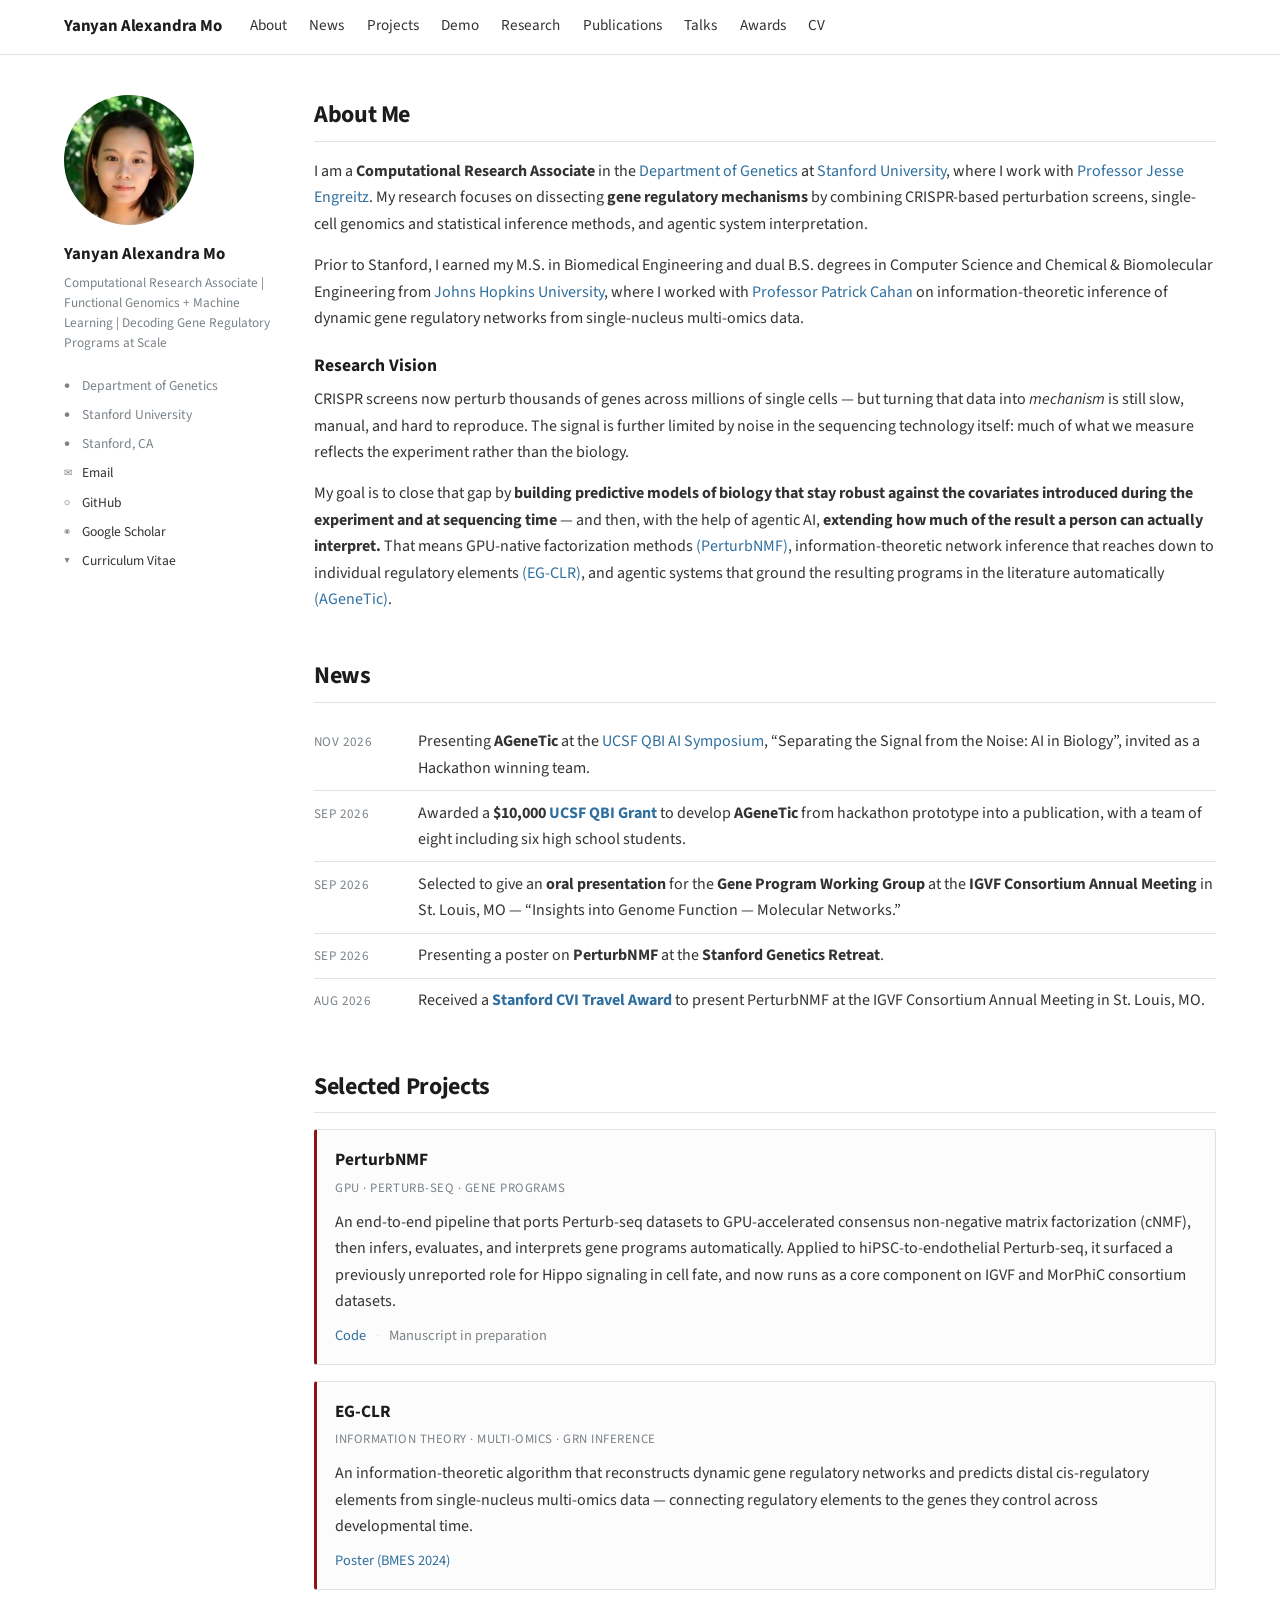
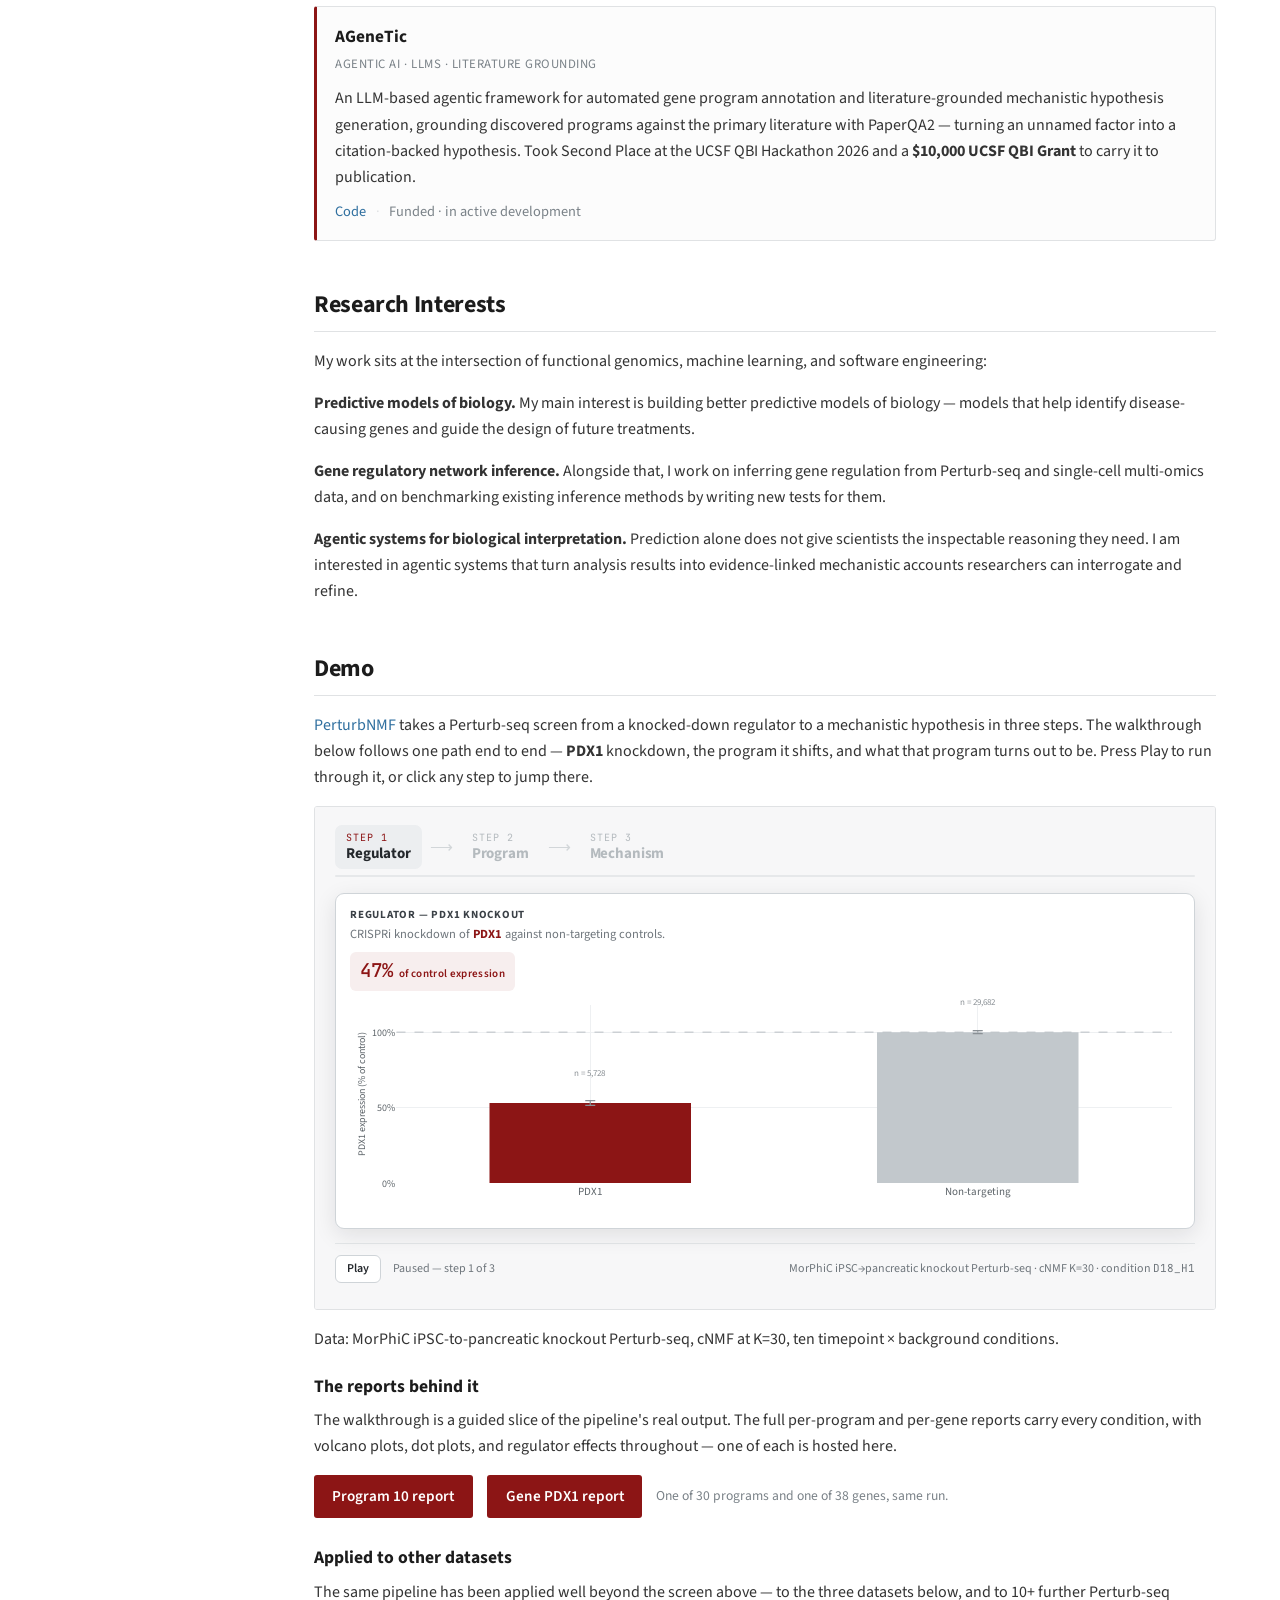
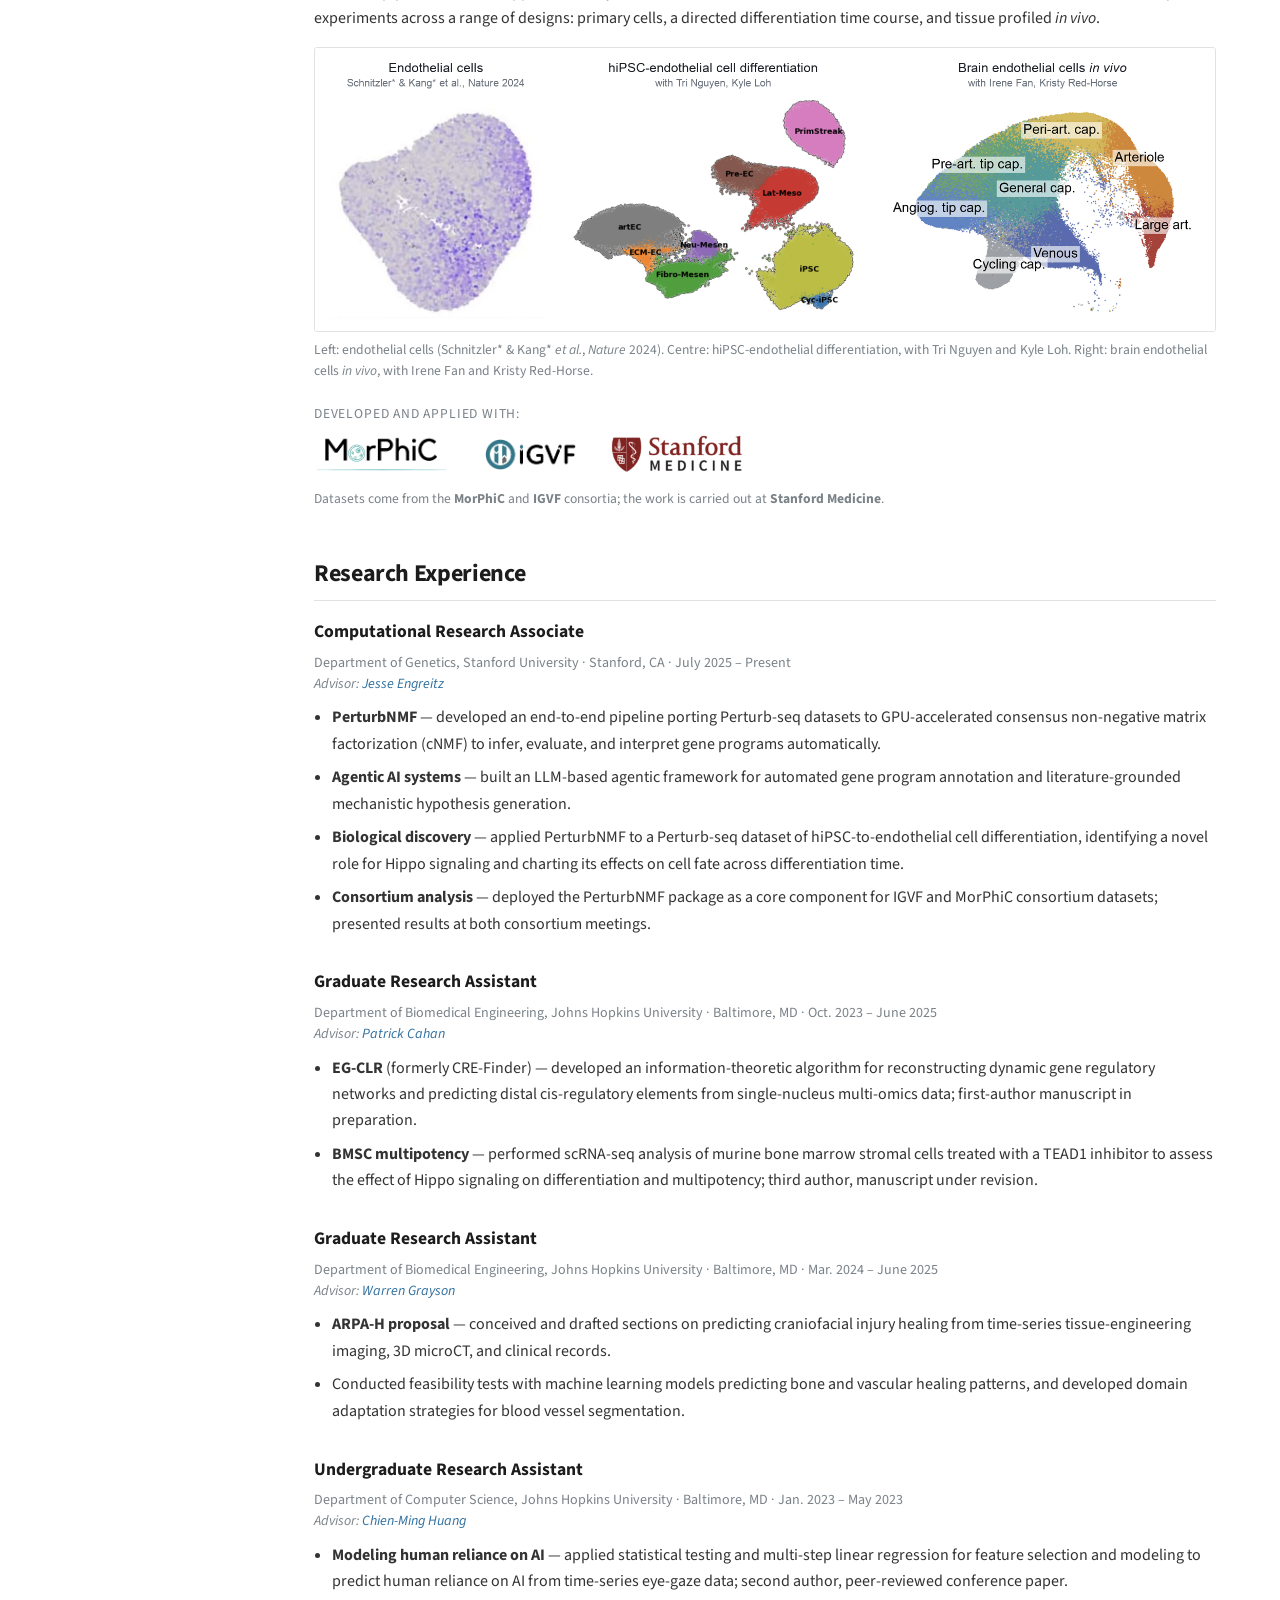
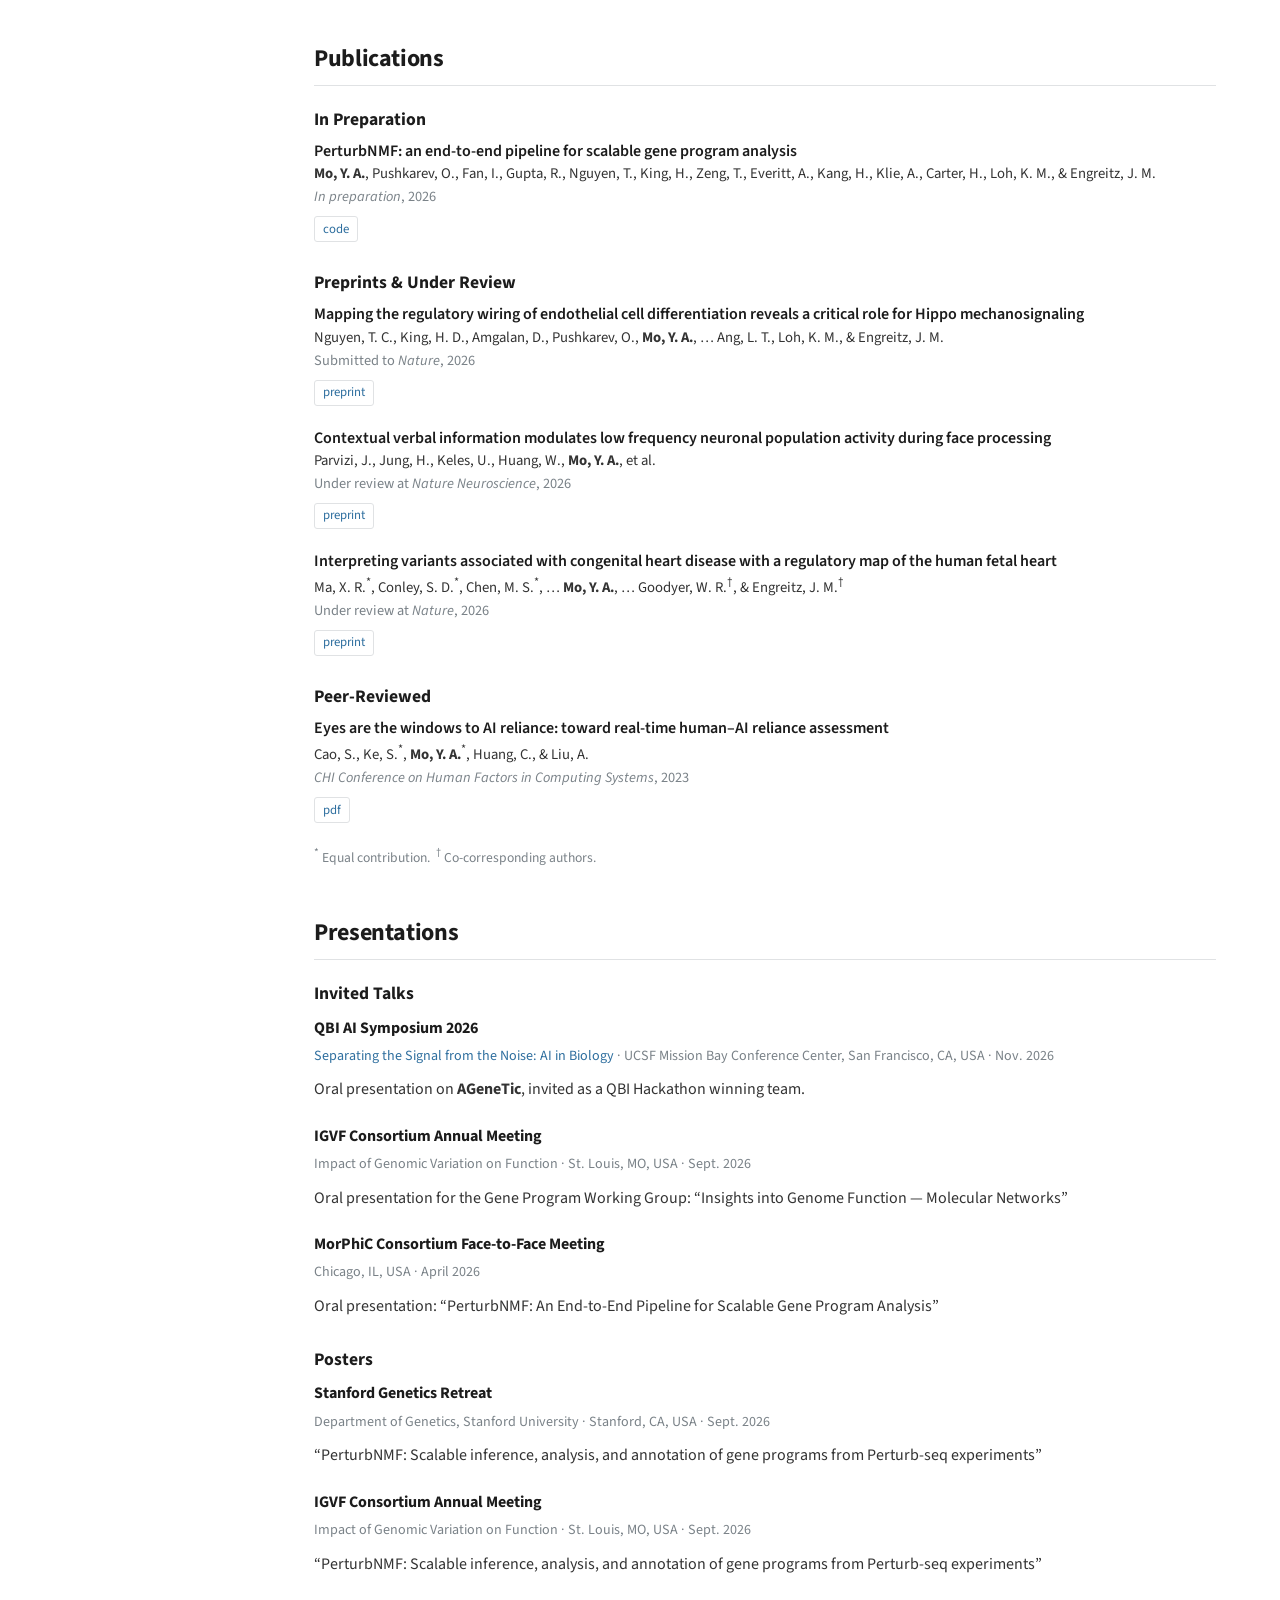
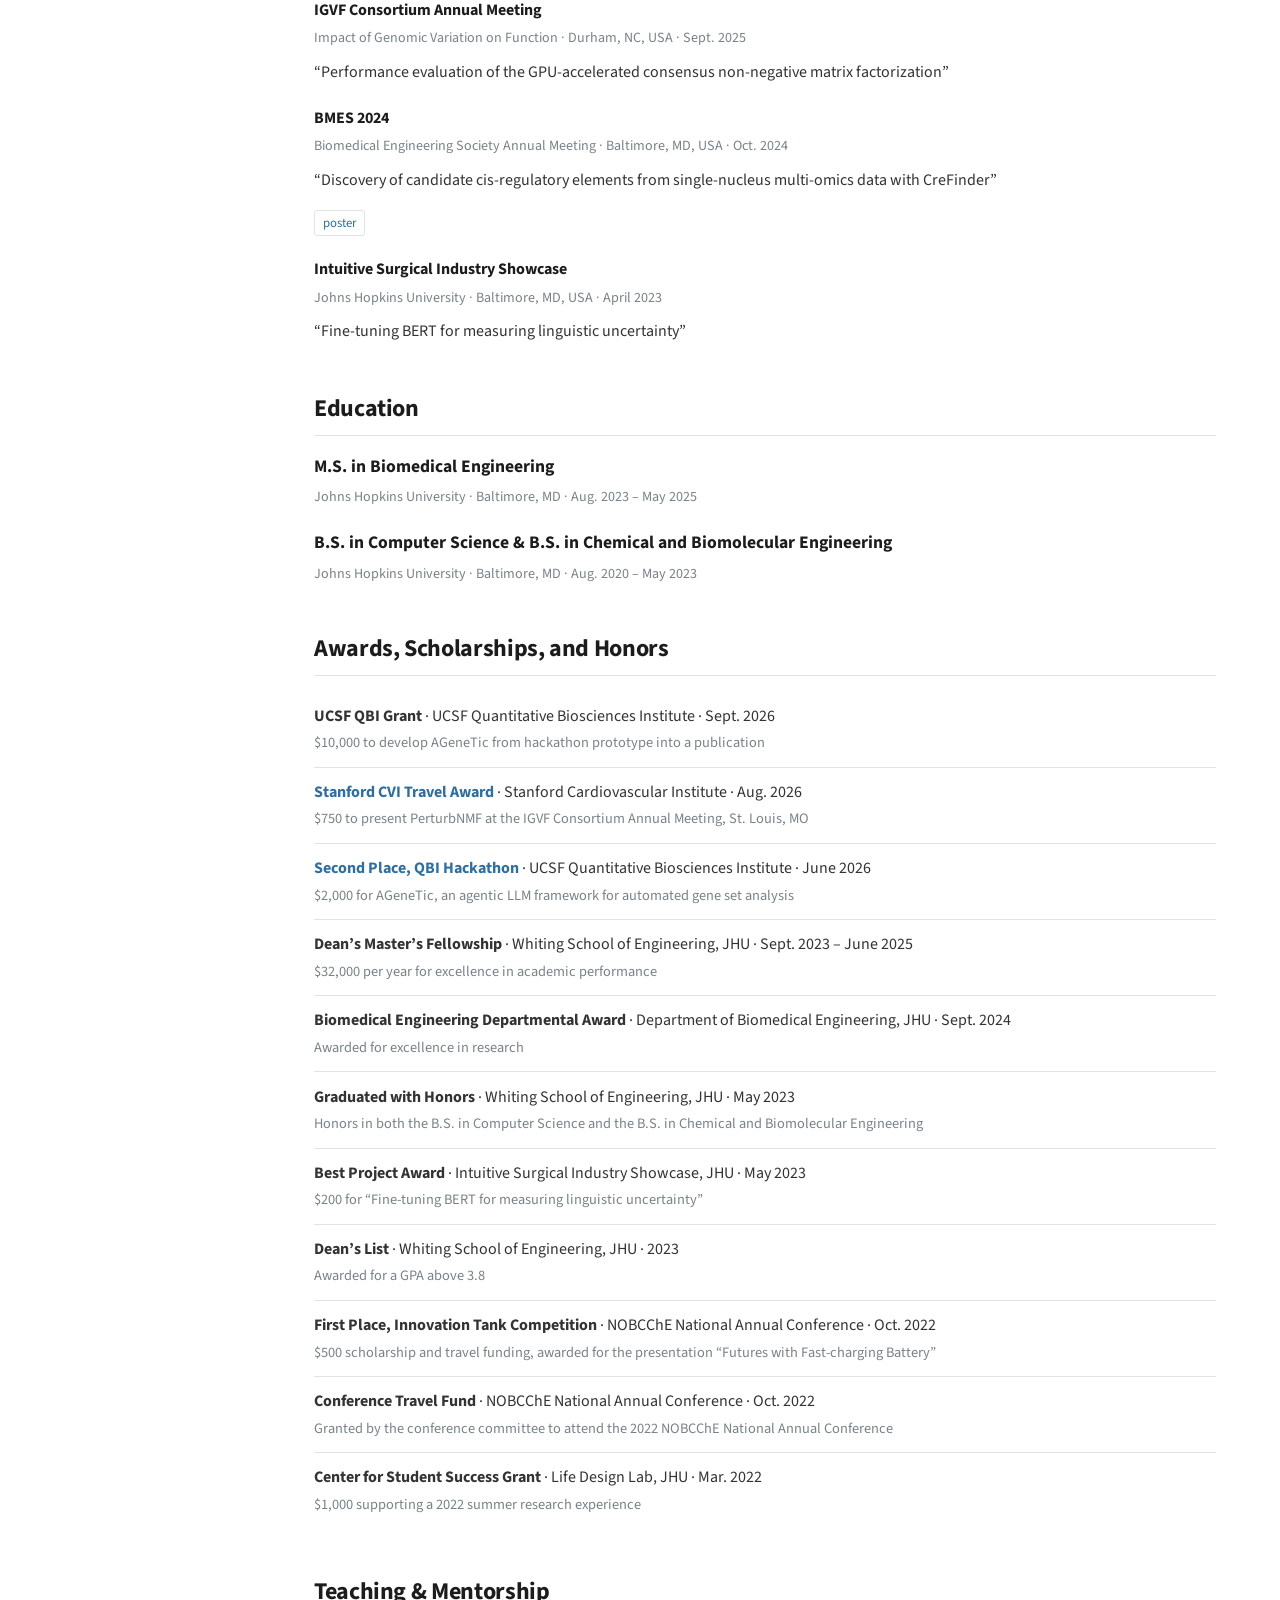
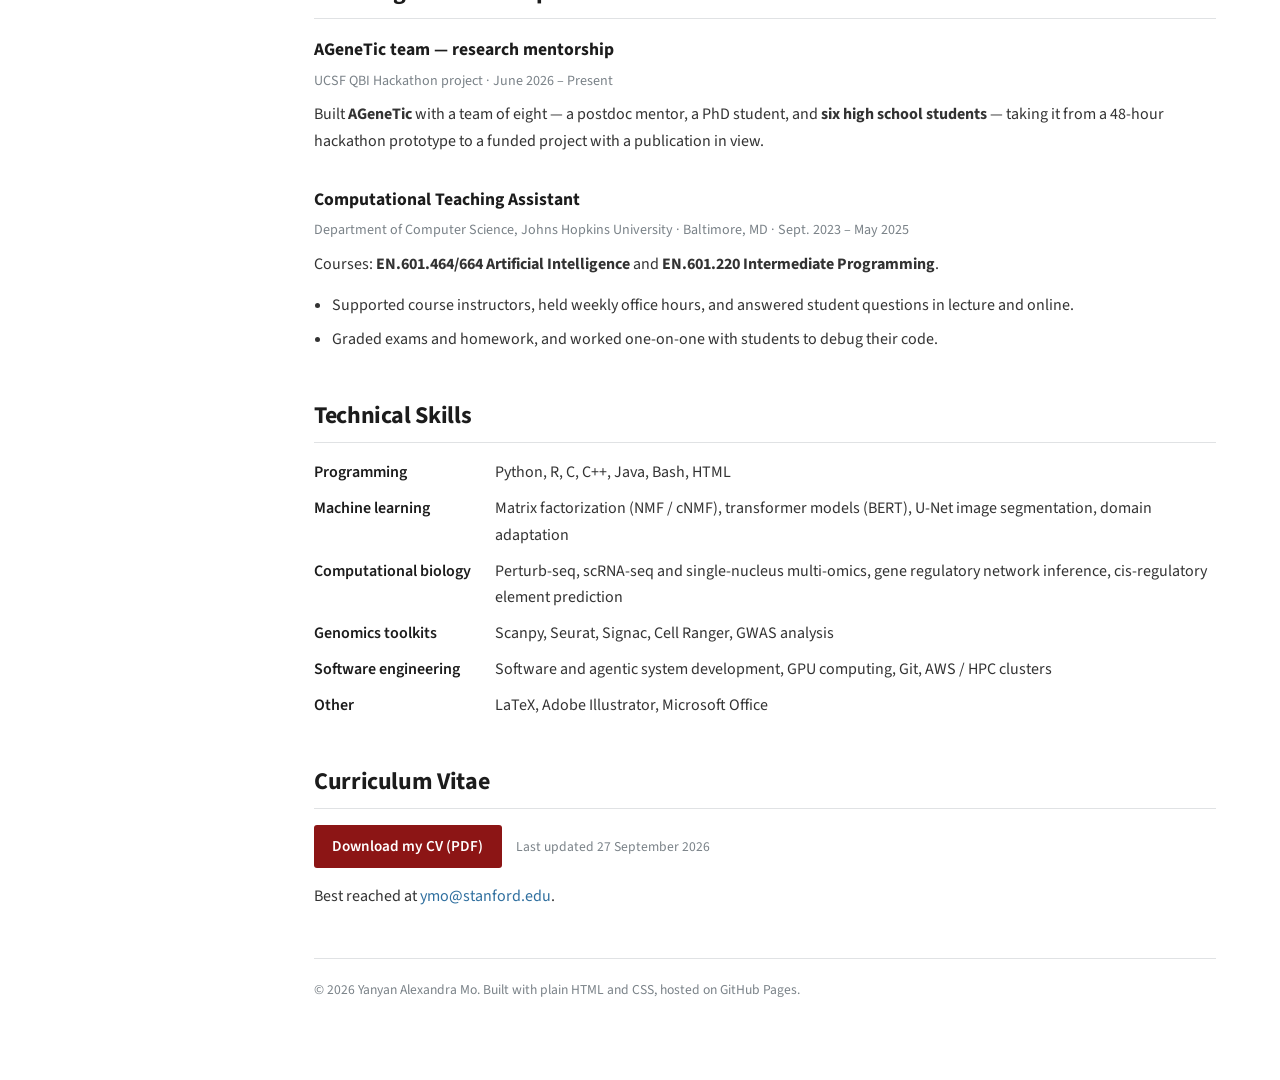
<file: index.html>
<!DOCTYPE html>
<html lang="en">
<head>
<meta charset="utf-8">
<meta name="viewport" content="width=device-width, initial-scale=1">
<title>Yanyan Alexandra Mo — Computational Research Associate, Stanford University</title>
<meta name="description" content="Yanyan Alexandra Mo is a Computational Research Associate in the Department of Genetics at Stanford University, dissecting gene regulatory mechanisms through functional genomics.">
<meta property="og:title" content="Yanyan Alexandra Mo — Computational Research Associate">
<meta property="og:description" content="Dissecting gene regulatory mechanisms through functional genomics approaches.">
<meta property="og:type" content="website">
<link rel="preconnect" href="https://fonts.googleapis.com">
<link rel="preconnect" href="https://fonts.gstatic.com" crossorigin>
<link href="https://fonts.googleapis.com/css2?family=Source+Sans+3:ital,wght@0,300;0,400;0,600;0,700;1,400&display=swap" rel="stylesheet">
<link rel="stylesheet" href="assets/style.css">
</head>
<body>

<header class="masthead">
  <div class="masthead-inner">
    <a class="site-title" href="#top">Yanyan Alexandra Mo</a>
    <nav class="site-nav" id="site-nav">
      <a href="#about">About</a>
      <a href="#news">News</a>
      <a href="#projects">Projects</a>
      <a href="#demo">Demo</a>
      <a href="#research">Research</a>
      <a href="#publications">Publications</a>
      <a href="#talks">Talks</a>
      <a href="#awards">Awards</a>
      <a href="#cv">CV</a>
    </nav>
    <button class="nav-toggle" id="nav-toggle" aria-label="Toggle navigation" aria-expanded="false">
      <span></span><span></span><span></span>
    </button>
  </div>
</header>

<div class="page" id="top">

  <!-- ============ SIDEBAR ============ -->
  <aside class="sidebar">
    <div class="sidebar-sticky">
      <div class="avatar">
        <img src="assets/profile.jpg" alt="Yanyan Alexandra Mo"
             onerror="this.style.display='none';this.parentNode.classList.add('avatar-fallback');">
        <span class="avatar-initials">AM</span>
      </div>

      <h1 class="author-name">Yanyan Alexandra Mo</h1>
      <p class="author-bio">
        Computational Research Associate | Functional Genomics + Machine Learning |
        Decoding Gene Regulatory Programs at Scale
      </p>

      <ul class="author-links">
        <li><span class="ico" aria-hidden="true">&#9679;</span> Department of Genetics</li>
        <li><span class="ico" aria-hidden="true">&#9679;</span> Stanford University</li>
        <li><span class="ico" aria-hidden="true">&#9679;</span> Stanford, CA</li>
        <li><a href="mailto:ymo@stanford.edu"><span class="ico" aria-hidden="true">&#9993;</span> Email</a></li>
        <li><a href="https://github.com/ymo6" target="_blank" rel="noopener"><span class="ico" aria-hidden="true">&#9675;</span> GitHub</a></li>
        <li><a href="https://scholar.google.com/citations?user=EV5FE_MAAAAJ" target="_blank" rel="noopener"><span class="ico" aria-hidden="true">&#9673;</span> Google Scholar</a></li>
        <!-- Hidden until a real profile URL is available; swap the href and uncomment.
        <li><a href="https://www.linkedin.com/" target="_blank" rel="noopener"><span class="ico" aria-hidden="true">&#9632;</span> LinkedIn</a></li>
        -->
        <li><a href="assets/Yanyan_Alexandra_Mo_CV.pdf" target="_blank" rel="noopener"><span class="ico" aria-hidden="true">&#9660;</span> Curriculum Vitae</a></li>
      </ul>
    </div>
  </aside>

  <!-- ============ MAIN ============ -->
  <main class="content">

    <!-- About -->
    <section id="about">
      <h2>About Me</h2>
      <p>
        I am a <strong>Computational Research Associate</strong> in the
        <a href="https://med.stanford.edu/genetics.html" target="_blank" rel="noopener">Department of Genetics</a>
        at <a href="https://www.stanford.edu" target="_blank" rel="noopener">Stanford University</a>, where I work with
        <a href="https://med.stanford.edu/profiles/jesse-engreitz" target="_blank" rel="noopener">Professor Jesse Engreitz</a>.
        My research focuses on dissecting <strong>gene regulatory mechanisms</strong> by combining
        CRISPR-based perturbation screens, single-cell genomics and statistical inference methods,
        and agentic system interpretation.
      </p>
      <p>
        Prior to Stanford, I earned my M.S. in Biomedical Engineering and dual B.S. degrees in
        Computer Science and Chemical &amp; Biomolecular Engineering from
        <a href="https://www.jhu.edu" target="_blank" rel="noopener">Johns Hopkins University</a>,
        where I worked with
        <a href="https://www.bme.jhu.edu/people/faculty/patrick-cahan/" target="_blank" rel="noopener">Professor Patrick Cahan</a>
        on information-theoretic inference of
        dynamic gene regulatory networks from single-nucleus multi-omics data.
      </p>

      <h3>Research Vision</h3>
      <p>
        CRISPR screens now perturb thousands of genes across millions of single cells — but turning
        that data into <em>mechanism</em> is still slow, manual, and hard to reproduce. The signal is
        further limited by noise in the sequencing technology itself: much of what we measure reflects
        the experiment rather than the biology.
      </p>
      <p>
        My goal is to close that gap by <strong>building predictive models of biology that stay robust
        against the covariates introduced during the experiment and at sequencing time</strong> — and
        then, with the help of agentic AI, <strong>extending how much of the result a person can
        actually interpret.</strong> That means GPU-native factorization methods
        <a href="#projects">(PerturbNMF)</a>, information-theoretic network inference that reaches
        down to individual regulatory elements <a href="#projects">(EG-CLR)</a>, and agentic
        systems that ground the resulting programs in the literature automatically
        <a href="#projects">(AGeneTic)</a>.
      </p>
    </section>

    <!-- News -->
    <section id="news">
      <h2>News</h2>
      <ul class="news">
        <li><span class="news-date">Nov 2026</span>
            <span class="news-body">Presenting <strong>AGeneTic</strong> at the
            <a href="https://qbi.ucsf.edu/events/ai-symposium-2026" target="_blank" rel="noopener">UCSF
            QBI AI Symposium</a>, &ldquo;Separating the Signal from the Noise: AI in Biology&rdquo;,
            invited as a Hackathon winning team.</span></li>
        <li><span class="news-date">Sep 2026</span>
            <span class="news-body">Awarded a <strong>$10,000
            <a href="https://qbi.ucsf.edu/hackathon2026" target="_blank" rel="noopener">UCSF QBI
            Grant</a></strong> to develop <strong>AGeneTic</strong> from
            hackathon prototype into a publication, with a team of eight including six high
            school students.</span></li>
        <li><span class="news-date">Sep 2026</span>
            <span class="news-body">Selected to give an <strong>oral presentation</strong> for the
            <strong>Gene Program Working Group</strong> at the <strong>IGVF Consortium Annual
            Meeting</strong> in St. Louis, MO — &ldquo;Insights into Genome Function &mdash; Molecular
            Networks.&rdquo;</span></li>
        <li><span class="news-date">Sep 2026</span>
            <span class="news-body">Presenting a poster on <strong>PerturbNMF</strong> at the
            <strong>Stanford Genetics Retreat</strong>.</span></li>
        <li><span class="news-date">Aug 2026</span>
            <span class="news-body">Received a <strong><a href="https://med.stanford.edu/cvi/funding-opportunities/cvi-travel-awards/2026-august-travel-award-recipients.html" target="_blank" rel="noopener">Stanford CVI Travel Award</a></strong>
            to present PerturbNMF at the IGVF Consortium Annual Meeting in St. Louis, MO.</span></li>
        <!-- Older items, kept for rotation: drop the oldest above and
             uncomment the next one when adding news. Each is also recorded
             in Presentations, Research Experience, or Education.
        <li><span class="news-date">Jun 2026</span>
            <span class="news-body">Our team took <strong>Second Place at the
            <a href="https://qbi.ucsf.edu/hackathon2026" target="_blank" rel="noopener">UCSF QBI Hackathon</a></strong> for
            <strong>AGeneTic</strong>, an agentic LLM framework for automated gene set analysis.</span></li>
        <li><span class="news-date">Apr 2026</span>
            <span class="news-body">Gave an invited talk on <strong>PerturbNMF</strong> at the
            <strong>MorPhiC Consortium</strong> Face-to-Face Meeting in Chicago, IL.</span></li>

        <li><span class="news-date">Sep 2025</span>
            <span class="news-body">Presented a poster on GPU-accelerated consensus NMF at the
            <strong>IGVF Consortium Annual Meeting</strong> in Durham, NC.</span></li>
        <li><span class="news-date">Jul 2025</span>
            <span class="news-body">Joined the <strong>Engreitz Lab</strong> in the Department of Genetics
            at Stanford as a Computational Research Associate.</span></li>
        <li><span class="news-date">May 2025</span>
            <span class="news-body">Completed my <strong>M.S. in Biomedical Engineering</strong> at
            Johns Hopkins University.</span></li>
        <li><span class="news-date">Oct 2024</span>
            <span class="news-body">Presented <strong>CRE-Finder</strong> at <strong>BMES 2024</strong>
            in Baltimore, MD.</span></li>
        -->
      </ul>
    </section>

    <!-- Selected projects -->
    <section id="projects">
      <h2>Selected Projects</h2>
      <div class="cards">

        <article class="card">
          <h3>PerturbNMF</h3>
          <p class="card-tag">GPU &middot; Perturb-seq &middot; gene programs</p>
          <p>
            An end-to-end pipeline that ports Perturb-seq datasets to GPU-accelerated consensus
            non-negative matrix factorization (cNMF), then infers, evaluates, and interprets gene
            programs automatically. Applied to hiPSC-to-endothelial Perturb-seq, it surfaced a
            previously unreported role for Hippo signaling in cell fate, and now runs as a core
            component on IGVF and MorPhiC consortium datasets.
          </p>
          <p class="card-links">
            <a href="https://github.com/EngreitzLab/PerturbNMF" target="_blank" rel="noopener">Code</a>
            <span class="sep">&middot;</span>
            <span class="muted">Manuscript in preparation</span>
          </p>
        </article>

        <article class="card">
          <h3>EG-CLR</h3>
          <p class="card-tag">Information theory &middot; multi-omics &middot; GRN inference</p>
          <p>
            An information-theoretic algorithm that reconstructs dynamic gene regulatory networks and
            predicts distal cis-regulatory elements from single-nucleus multi-omics data — connecting
            regulatory elements to the genes they control across developmental time.
          </p>
          <p class="card-links">
            <a href="assets/BMES2024_CreFinder_poster.pdf" target="_blank" rel="noopener">Poster (BMES 2024)</a>
          </p>
        </article>

        <article class="card">
          <h3>AGeneTic</h3>
          <p class="card-tag">Agentic AI &middot; LLMs &middot; literature grounding</p>
          <p>
            An LLM-based agentic framework for automated gene program annotation and
            literature-grounded mechanistic hypothesis generation, grounding discovered programs
            against the primary literature with PaperQA2 — turning an unnamed factor into a
            citation-backed hypothesis. Took Second Place at the UCSF QBI Hackathon 2026 and a
              <strong>$10,000 UCSF QBI Grant</strong> to carry it to publication.
          </p>
          <p class="card-links">
            <a href="https://github.com/ymo6/AGeneTic" target="_blank" rel="noopener">Code</a>
            <span class="sep">&middot;</span>
            <span class="muted">Funded &middot; in active development</span>
          </p>
        </article>

      </div>
    </section>

    <!-- Research interests -->
    <section id="interests">
      <h2>Research Interests</h2>
      <p>My work sits at the intersection of functional genomics, machine learning, and software engineering:</p>
      <p>
        <strong>Predictive models of biology.</strong> My main interest is building better predictive
        models of biology — models that help identify disease-causing genes and guide the design of
        future treatments.
      </p>
      <p>
        <strong>Gene regulatory network inference.</strong> Alongside that, I work on inferring gene
        regulation from Perturb-seq and single-cell multi-omics data, and on benchmarking existing
        inference methods by writing new tests for them.
      </p>
      <p>
        <strong>Agentic systems for biological interpretation.</strong> Prediction alone does not
        give scientists the inspectable reasoning they need. I am interested in agentic systems that
        turn analysis results into evidence-linked mechanistic accounts researchers can interrogate
        and refine.
      </p>
    </section>

    <!-- Demo -->
    <section id="demo">
      <h2>Demo</h2>
      <p>
        <a href="#projects">PerturbNMF</a> takes a Perturb-seq screen from a knocked-down regulator to
        a mechanistic hypothesis in three steps. The walkthrough below follows one path end to end —
        <strong>PDX1</strong> knockdown, the program it shifts, and what that program turns out to be.
        Press Play to run through it, or click any step to jump there.
      </p>
      <div class="demo-frame demo-frame--tall">
        <iframe src="assets/demo/walkthrough.html" id="walkthrough"
                title="PerturbNMF walkthrough: regulator to program to mechanism"
                loading="lazy"></iframe>
      </div>
      <p>
        Data: MorPhiC iPSC-to-pancreatic knockout Perturb-seq, cNMF at K=30, ten
        timepoint &times; background conditions.
      </p>

      <h3>The reports behind it</h3>
      <p>
        The walkthrough is a guided slice of the pipeline's real output. The full per-program and
        per-gene reports carry every condition, with volcano plots, dot plots, and regulator
        effects throughout — one of each is hosted here.
      </p>
      <p class="cv-row">
        <a class="btn" href="assets/demo/program_10/program_10.html" target="_blank" rel="noopener">Program 10 report</a>
        <a class="btn" href="assets/demo/gene_PDX1/gene_PDX1.html" target="_blank" rel="noopener">Gene PDX1 report</a>
        <span class="cv-updated">One of 30 programs and one of 38 genes, same run.</span>
      </p>

      <h3>Applied to other datasets</h3>
      <p>
        The same pipeline has been applied well beyond the screen above — to the three datasets
        below, and to 10+ further Perturb-seq experiments across a range of designs: primary
        cells, a directed differentiation time course, and tissue profiled <em>in vivo</em>.
      </p>
      <figure class="figure">
        <img src="assets/demo/datasets.png"
             alt="UMAPs of three datasets analysed with PerturbNMF: endothelial cells, an hiPSC-to-endothelial differentiation time course, and brain endothelium in vivo"
             loading="lazy">
        <figcaption>
          Left: endothelial cells (Schnitzler&#42; &amp; Kang&#42; <em>et al.</em>,
          <em>Nature</em> 2024). Centre: hiPSC-endothelial differentiation, with Tri Nguyen and
          Kyle Loh. Right: brain endothelial cells <em>in vivo</em>, with Irene Fan and
          Kristy Red-Horse.
        </figcaption>
      </figure>

      <p class="applied-lead">Developed and applied with:</p>
      <ul class="logo-row">
        <li><img src="assets/logos/morphic.png" alt="MorPhiC Consortium" loading="lazy"></li>
        <li><img src="assets/logos/igvf.png" class="logo-row__mark" alt="IGVF Consortium" loading="lazy"></li>
        <li><img src="assets/logos/stanford-medicine.png" alt="Stanford Medicine" loading="lazy"></li>
      </ul>
      <p class="applied-note">
        Datasets come from the <strong>MorPhiC</strong> and <strong>IGVF</strong> consortia; the
        work is carried out at <strong>Stanford Medicine</strong>.
      </p>

    </section>

    <!-- Research experience -->
    <section id="research">
      <h2>Research Experience</h2>

      <article class="entry">
        <h3>Computational Research Associate</h3>
        <p class="entry-meta">Department of Genetics, Stanford University &middot; Stanford, CA &middot; July 2025 – Present<br>
        <em>Advisor: <a href="https://med.stanford.edu/profiles/jesse-engreitz" target="_blank" rel="noopener">Jesse Engreitz</a></em></p>
        <ul>
          <li><strong>PerturbNMF</strong> — developed an end-to-end pipeline porting Perturb-seq datasets to
              GPU-accelerated consensus non-negative matrix factorization (cNMF) to infer, evaluate, and
              interpret gene programs automatically.</li>
          <li><strong>Agentic AI systems</strong> — built an LLM-based agentic framework for automated gene
              program annotation and literature-grounded mechanistic hypothesis generation.</li>
          <li><strong>Biological discovery</strong> — applied PerturbNMF to a Perturb-seq dataset of
              hiPSC-to-endothelial cell differentiation, identifying a novel role for Hippo signaling and charting
              its effects on cell fate across differentiation time.</li>
          <li><strong>Consortium analysis</strong> — deployed the PerturbNMF package as a core component for
              IGVF and MorPhiC consortium datasets; presented results at both consortium meetings.</li>
        </ul>
      </article>

      <article class="entry">
        <h3>Graduate Research Assistant</h3>
        <p class="entry-meta">Department of Biomedical Engineering, Johns Hopkins University &middot; Baltimore, MD &middot; Oct. 2023 – June 2025<br>
        <em>Advisor: <a href="https://www.bme.jhu.edu/people/faculty/patrick-cahan/" target="_blank" rel="noopener">Patrick Cahan</a></em></p>
        <ul>
          <li><strong>EG-CLR</strong> (formerly CRE-Finder) — developed an information-theoretic algorithm for reconstructing dynamic
              gene regulatory networks and predicting distal cis-regulatory elements from single-nucleus multi-omics
              data; first-author manuscript in preparation.</li>
          <li><strong>BMSC multipotency</strong> — performed scRNA-seq analysis of murine bone marrow stromal cells
              treated with a TEAD1 inhibitor to assess the effect of Hippo signaling on differentiation and
              multipotency; third author, manuscript under revision.</li>
        </ul>
      </article>

      <article class="entry">
        <h3>Graduate Research Assistant</h3>
        <p class="entry-meta">Department of Biomedical Engineering, Johns Hopkins University &middot; Baltimore, MD &middot; Mar. 2024 – June 2025<br>
        <em>Advisor: <a href="https://www.bme.jhu.edu/people/faculty/warren-l-grayson/" target="_blank" rel="noopener">Warren Grayson</a></em></p>
        <ul>
          <li><strong>ARPA-H proposal</strong> — conceived and drafted sections on predicting craniofacial injury
              healing from time-series tissue-engineering imaging, 3D microCT, and clinical records.</li>
          <li>Conducted feasibility tests with machine learning models predicting bone and vascular healing patterns,
              and developed domain adaptation strategies for blood vessel segmentation.</li>
        </ul>
      </article>

      <article class="entry">
        <h3>Undergraduate Research Assistant</h3>
        <p class="entry-meta">Department of Computer Science, Johns Hopkins University &middot; Baltimore, MD &middot; Jan. 2023 – May 2023<br>
        <em>Advisor: <a href="https://engineering.jhu.edu/faculty/chien-ming-huang/" target="_blank" rel="noopener">Chien-Ming Huang</a></em></p>
        <ul>
          <li><strong>Modeling human reliance on AI</strong> — applied statistical testing and multi-step linear
              regression for feature selection and modeling to predict human reliance on AI from time-series
              eye-gaze data; second author, peer-reviewed conference paper.</li>
        </ul>
      </article>
    </section>

    <!-- Publications -->
    <section id="publications">
      <h2>Publications</h2>

      <h3>In Preparation</h3>
      <div class="pub">
        <p class="pub-title">PerturbNMF: an end-to-end pipeline for scalable gene program analysis</p>
        <p class="pub-authors">
          <strong>Mo, Y. A.</strong>, Pushkarev, O., Fan, I., Gupta, R., Nguyen, T., King, H., Zeng, T.,
          Everitt, A., Kang, H., Klie, A., Carter, H., Loh, K. M., &amp; Engreitz, J. M.
        </p>
        <p class="pub-venue"><em>In preparation</em>, 2026</p>
        <p class="pub-links">
          <a href="https://github.com/EngreitzLab/PerturbNMF" target="_blank" rel="noopener">code</a>
        </p>
      </div>

      <h3>Preprints &amp; Under Review</h3>
      <div class="pub">
        <p class="pub-title">Mapping the regulatory wiring of endothelial cell differentiation
          reveals a critical role for Hippo mechanosignaling</p>
        <p class="pub-authors">
          Nguyen, T. C., King, H. D., Amgalan, D., Pushkarev, O., <strong>Mo, Y. A.</strong>,
          &hellip; Ang, L. T., Loh, K. M., &amp; Engreitz, J. M.
        </p>
        <p class="pub-venue">Submitted to <em>Nature</em>, 2026</p>
        <p class="pub-links">
          <a href="https://www.biorxiv.org/content/10.64898/2026.11.04.763740v1" target="_blank" rel="noopener">preprint</a>
        </p>
      </div>

      <div class="pub">
        <p class="pub-title">Contextual verbal information modulates low frequency neuronal
          population activity during face processing</p>
        <p class="pub-authors">
          Parvizi, J., Jung, H., Keles, U., Huang, W., <strong>Mo, Y. A.</strong>, et al.
        </p>
        <p class="pub-venue">Under review at <em>Nature Neuroscience</em>, 2026</p>
        <p class="pub-links">
          <a href="https://doi.org/10.21203/rs.3.rs-11380728/v1" target="_blank" rel="noopener">preprint</a>
        </p>
      </div>

      <div class="pub">
        <p class="pub-title">Interpreting variants associated with congenital heart disease with a
          regulatory map of the human fetal heart</p>
        <p class="pub-authors">
          Ma, X. R.<sup>*</sup>, Conley, S. D.<sup>*</sup>, Chen, M. S.<sup>*</sup>, &hellip;
          <strong>Mo, Y. A.</strong>, &hellip; Goodyer, W. R.<sup>&dagger;</sup>,
          &amp; Engreitz, J. M.<sup>&dagger;</sup>
        </p>
        <p class="pub-venue">Under review at <em>Nature</em>, 2026</p>
        <p class="pub-links">
          <a href="https://www.medrxiv.org/content/10.1101/2024.11.20.24317557v3" target="_blank" rel="noopener">preprint</a>
        </p>
      </div>

      <h3>Peer-Reviewed</h3>
      <div class="pub">
        <p class="pub-title">Eyes are the windows to AI reliance: toward real-time human&ndash;AI reliance assessment</p>
        <p class="pub-authors">
          Cao, S., Ke, S.<sup>*</sup>, <strong>Mo, Y. A.</strong><sup>*</sup>, Huang, C., &amp; Liu, A.
        </p>
        <p class="pub-venue"><em>CHI Conference on Human Factors in Computing Systems</em>, 2023</p>
        <p class="pub-links">
          <a href="https://chi-trait.github.io/papers/2023/CHI_TRAIT_2023_Paper_35.pdf" target="_blank" rel="noopener">pdf</a>
        </p>
      </div>
      <p class="footnote"><sup>*</sup> Equal contribution. &nbsp;<sup>&dagger;</sup> Co-corresponding authors.</p>
    </section>

    <!-- Talks -->
    <section id="talks">
      <h2>Presentations</h2>

      <h3>Invited Talks</h3>
      <article class="entry compact">
        <h4>QBI AI Symposium 2026</h4>
        <p class="entry-meta"><a href="https://qbi.ucsf.edu/events/ai-symposium-2026" target="_blank" rel="noopener">Separating
        the Signal from the Noise: AI in Biology</a> &middot; UCSF Mission Bay Conference Center,
        San Francisco, CA, USA &middot; Nov. 2026</p>
        <p>Oral presentation on <strong>AGeneTic</strong>, invited as a QBI Hackathon winning team.</p>
      </article>
      <article class="entry compact">
        <h4>IGVF Consortium Annual Meeting</h4>
        <p class="entry-meta">Impact of Genomic Variation on Function &middot; St. Louis, MO, USA &middot; Sept. 2026</p>
        <p>Oral presentation for the Gene Program Working Group:
        &ldquo;Insights into Genome Function &mdash; Molecular Networks&rdquo;</p>
      </article>
      <article class="entry compact">
        <h4>MorPhiC Consortium Face-to-Face Meeting</h4>
        <p class="entry-meta">Chicago, IL, USA &middot; April 2026</p>
        <p>Oral presentation: &ldquo;PerturbNMF: An End-to-End Pipeline for Scalable Gene Program Analysis&rdquo;</p>
      </article>

      <h3>Posters</h3>
      <article class="entry compact">
        <h4>Stanford Genetics Retreat</h4>
        <p class="entry-meta">Department of Genetics, Stanford University &middot; Stanford, CA, USA &middot; Sept. 2026</p>
        <p>&ldquo;PerturbNMF: Scalable inference, analysis, and annotation of gene programs
        from Perturb-seq experiments&rdquo;</p>
      </article>
      <article class="entry compact">
        <h4>IGVF Consortium Annual Meeting</h4>
        <p class="entry-meta">Impact of Genomic Variation on Function &middot; St. Louis, MO, USA &middot; Sept. 2026</p>
        <p>&ldquo;PerturbNMF: Scalable inference, analysis, and annotation of gene programs
        from Perturb-seq experiments&rdquo;</p>
      </article>
      <article class="entry compact">
        <h4>IGVF Consortium Annual Meeting</h4>
        <p class="entry-meta">Impact of Genomic Variation on Function &middot; Durham, NC, USA &middot; Sept. 2025</p>
        <p>&ldquo;Performance evaluation of the GPU-accelerated consensus non-negative matrix factorization&rdquo;</p>
      </article>
      <article class="entry compact">
        <h4>BMES 2024</h4>
        <p class="entry-meta">Biomedical Engineering Society Annual Meeting &middot; Baltimore, MD, USA &middot; Oct. 2024</p>
        <p>&ldquo;Discovery of candidate cis-regulatory elements from single-nucleus multi-omics data with CreFinder&rdquo;</p>
        <p class="pub-links">
          <a href="assets/BMES2024_CreFinder_poster.pdf" target="_blank" rel="noopener">poster</a>
        </p>
      </article>
      <article class="entry compact">
        <h4>Intuitive Surgical Industry Showcase</h4>
        <p class="entry-meta">Johns Hopkins University &middot; Baltimore, MD, USA &middot; April 2023</p>
        <p>&ldquo;Fine-tuning BERT for measuring linguistic uncertainty&rdquo;</p>
      </article>
    </section>

    <!-- Education -->
    <section id="education">
      <h2>Education</h2>
      <article class="entry compact">
        <h3>M.S. in Biomedical Engineering</h3>
        <p class="entry-meta">Johns Hopkins University &middot; Baltimore, MD &middot; Aug. 2023 &ndash; May 2025</p>
      </article>
      <article class="entry compact">
        <h3>B.S. in Computer Science &amp; B.S. in Chemical and Biomolecular Engineering</h3>
        <p class="entry-meta">Johns Hopkins University &middot; Baltimore, MD &middot; Aug. 2020 &ndash; May 2023</p>
      </article>
    </section>

    <!-- Awards -->
    <section id="awards">
      <h2>Awards, Scholarships, and Honors</h2>
      <ul class="awards">
        <li><strong>UCSF QBI Grant</strong> &middot; UCSF Quantitative Biosciences Institute &middot; Sept. 2026<br>
            <span class="muted">$10,000 to develop AGeneTic from hackathon prototype into a publication</span></li>
        <li><strong><a href="https://med.stanford.edu/cvi/funding-opportunities/cvi-travel-awards/2026-august-travel-award-recipients.html" target="_blank" rel="noopener">Stanford CVI Travel Award</a></strong> &middot; Stanford Cardiovascular Institute &middot; Aug. 2026<br>
            <span class="muted">$750 to present PerturbNMF at the IGVF Consortium Annual Meeting, St. Louis, MO</span></li>
        <li><strong><a href="https://qbi.ucsf.edu/hackathon2026" target="_blank" rel="noopener">Second Place, QBI Hackathon</a></strong> &middot; UCSF Quantitative Biosciences Institute &middot; June 2026<br>
            <span class="muted">$2,000 for AGeneTic, an agentic LLM framework for automated gene set analysis</span></li>
        <li><strong>Dean&rsquo;s Master&rsquo;s Fellowship</strong> &middot; Whiting School of Engineering, JHU &middot; Sept. 2023 – June 2025<br>
            <span class="muted">$32,000 per year for excellence in academic performance</span></li>
        <li><strong>Biomedical Engineering Departmental Award</strong> &middot; Department of Biomedical Engineering, JHU &middot; Sept. 2024<br>
            <span class="muted">Awarded for excellence in research</span></li>
        <li><strong>Graduated with Honors</strong> &middot; Whiting School of Engineering, JHU &middot; May 2023<br>
            <span class="muted">Honors in both the B.S. in Computer Science and the B.S. in Chemical and Biomolecular Engineering</span></li>
        <li><strong>Best Project Award</strong> &middot; Intuitive Surgical Industry Showcase, JHU &middot; May 2023<br>
            <span class="muted">$200 for &ldquo;Fine-tuning BERT for measuring linguistic uncertainty&rdquo;</span></li>
        <li><strong>Dean&rsquo;s List</strong> &middot; Whiting School of Engineering, JHU &middot; 2023<br>
            <span class="muted">Awarded for a GPA above 3.8</span></li>
        <li><strong>First Place, Innovation Tank Competition</strong> &middot; NOBCChE National Annual Conference &middot; Oct. 2022<br>
            <span class="muted">$500 scholarship and travel funding, awarded for the presentation
            &ldquo;Futures with Fast-charging Battery&rdquo;</span></li>
        <li><strong>Conference Travel Fund</strong> &middot; NOBCChE National Annual Conference &middot; Oct. 2022<br>
            <span class="muted">Granted by the conference committee to attend the 2022 NOBCChE National Annual Conference</span></li>
        <li><strong>Center for Student Success Grant</strong> &middot; Life Design Lab, JHU &middot; Mar. 2022<br>
            <span class="muted">$1,000 supporting a 2022 summer research experience</span></li>
      </ul>
    </section>

    <!-- Teaching -->
    <section id="teaching">
      <h2>Teaching &amp; Mentorship</h2>
      <article class="entry">
        <h3>AGeneTic team &mdash; research mentorship</h3>
        <p class="entry-meta">UCSF QBI Hackathon project &middot; June 2026 &ndash; Present</p>
        <p>
          Built <strong>AGeneTic</strong> with a team of eight &mdash; a postdoc mentor, a PhD
          student, and <strong>six high school students</strong> &mdash; taking it from a 48-hour
          hackathon prototype to a funded project with a publication in view.
        </p>
      </article>
      <article class="entry">
        <h3>Computational Teaching Assistant</h3>
        <p class="entry-meta">Department of Computer Science, Johns Hopkins University &middot;
        Baltimore, MD &middot; Sept. 2023 &ndash; May 2025</p>
        <p>
          Courses: <strong>EN.601.464/664 Artificial Intelligence</strong> and
          <strong>EN.601.220 Intermediate Programming</strong>.
        </p>
        <ul>
          <li>Supported course instructors, held weekly office hours, and answered student
              questions in lecture and online.</li>
          <li>Graded exams and homework, and worked one-on-one with students to debug their code.</li>
        </ul>
      </article>
    </section>

    <!-- Skills -->
    <section id="skills">
      <h2>Technical Skills</h2>
      <dl class="skills">
        <dt>Programming</dt>
        <dd>Python, R, C, C++, Java, Bash, HTML</dd>

        <dt>Machine learning</dt>
        <dd>Matrix factorization (NMF / cNMF), transformer models (BERT), U-Net image segmentation,
            domain adaptation</dd>

        <dt>Computational biology</dt>
        <dd>Perturb-seq, scRNA-seq and single-nucleus multi-omics, gene regulatory network inference,
            cis-regulatory element prediction</dd>

        <dt>Genomics toolkits</dt>
        <dd>Scanpy, Seurat, Signac, Cell Ranger, GWAS analysis</dd>

        <dt>Software engineering</dt>
        <dd>Software and agentic system development, GPU computing, Git, AWS / HPC clusters</dd>

        <dt>Other</dt>
        <dd>LaTeX, Adobe Illustrator, Microsoft Office</dd>
      </dl>
    </section>

    <!-- CV -->
    <section id="cv">
      <h2>Curriculum Vitae</h2>
      <p class="cv-row">
        <a class="btn" href="assets/Yanyan_Alexandra_Mo_CV.pdf" target="_blank" rel="noopener">Download my CV (PDF)</a>
        <span class="cv-updated">Last updated 27 September 2026</span>
      </p>
      <p>Best reached at <a href="mailto:ymo@stanford.edu">ymo@stanford.edu</a>.</p>
    </section>

    <footer class="site-footer">
      <p>&copy; <span id="year">2026</span> Yanyan Alexandra Mo. Built with plain HTML and CSS, hosted on GitHub Pages.</p>
    </footer>

  </main>
</div>

<script>
  document.getElementById('year').textContent = new Date().getFullYear();
  var t = document.getElementById('nav-toggle'), n = document.getElementById('site-nav');
  t.addEventListener('click', function () {
    var open = n.classList.toggle('open');
    t.setAttribute('aria-expanded', open ? 'true' : 'false');
  });
  n.addEventListener('click', function (e) {
    if (e.target.tagName === 'A') { n.classList.remove('open'); t.setAttribute('aria-expanded', 'false'); }
  });

  // The demo walkthrough reports its own height: it shows one step at a
  // time in a narrow column, so the space it needs changes as it advances.
  window.addEventListener('message', function (e) {
    var f = document.getElementById('walkthrough');
    if (!f || !e.data || e.data.type !== 'walkthrough:height') return;
    if (e.source !== f.contentWindow) return;
    var h = parseInt(e.data.height, 10);
    if (h > 200 && h < 4000) f.style.height = h + 'px';
  });
</script>
</body>
</html>
</file>
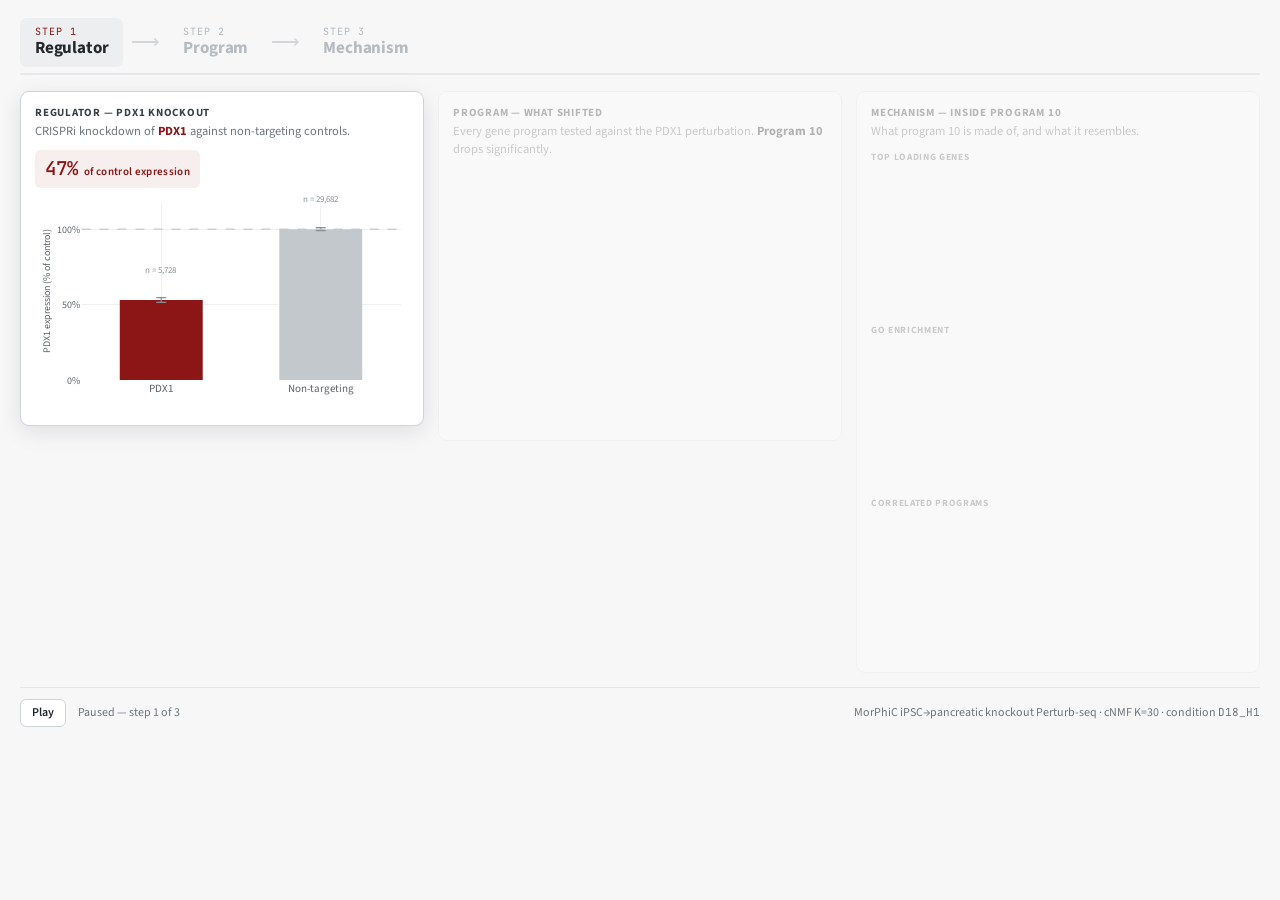
<file: assets/demo/walkthrough.html>
<!DOCTYPE html>
<html lang="en">
<head>
<meta charset="utf-8">
<meta name="viewport" content="width=device-width, initial-scale=1">
<title>PerturbNMF — regulator to program to mechanism</title>
<link rel="preconnect" href="https://fonts.googleapis.com">
<link rel="preconnect" href="https://fonts.gstatic.com" crossorigin>
<link href="https://fonts.googleapis.com/css2?family=Source+Sans+3:wght@400;600;700&family=JetBrains+Mono:wght@500&display=swap" rel="stylesheet">
<script src="https://cdn.plot.ly/plotly-2.27.0.min.js"></script>
<style>
  :root {
    --accent:  #8c1515;
    --accent-2:#2f6f9f;
    --text:    #24282c;
    --muted:   #6f767c;
    --rule:    #e3e6e8;
    --panel:   #ffffff;
    --bg:      #f7f7f8;
  }
  * { box-sizing: border-box; }
  body {
    margin: 0; padding: 18px 20px 26px;
    background: var(--bg); color: var(--text);
    font-family: "Source Sans 3", -apple-system, BlinkMacSystemFont, "Segoe UI", Helvetica, Arial, sans-serif;
    font-size: 14px; line-height: 1.5;
    -webkit-font-smoothing: antialiased;
  }

  /* ---------- stage rail ---------- */
  .rail { display: flex; align-items: center; gap: 6px; flex-wrap: wrap; margin-bottom: 6px; }
  .chip {
    display: flex; flex-direction: column; gap: 1px;
    padding: 7px 15px 8px; border: 0; border-radius: 7px;
    background: transparent; cursor: pointer; text-align: left;
    font-family: inherit; color: #b4babe;
    transition: color .35s ease, background .35s ease;
  }
  .chip .n {
    font-family: "JetBrains Mono", monospace; font-size: 10px;
    letter-spacing: .1em; text-transform: uppercase;
  }
  .chip .t { font-size: 17px; font-weight: 700; letter-spacing: -.01em; line-height: 1.15; }
  .chip[aria-current="true"] { color: var(--text); background: #eceef0; }
  .chip[aria-current="true"] .n { color: var(--accent); }
  .chip:hover { color: var(--text); }
  .arrow { color: #d2d6d9; font-size: 20px; padding: 0 2px; user-select: none; }

  .bar { height: 2px; background: #e6e8ea; border-radius: 2px; overflow: hidden; margin-bottom: 16px; }
  .bar span { display: block; height: 100%; width: 0; background: var(--accent); }
  .bar.run span { transition: width var(--dur, 5s) linear; }

  /* ---------- stages ---------- */
  .stages { display: grid; grid-template-columns: repeat(3, minmax(0, 1fr)); gap: 14px; align-items: start; }
  .stage {
    background: var(--panel); border: 1px solid var(--rule); border-radius: 9px;
    padding: 13px 14px 11px; min-width: 0; overflow: hidden;
    opacity: .34; filter: grayscale(1);
    transition: opacity .45s ease, filter .45s ease, box-shadow .45s ease, border-color .45s ease;
  }
  .stage.on {
    opacity: 1; filter: none;
    border-color: #cfd4d8;
    box-shadow: 0 6px 22px rgba(20,24,28,.10);
  }
  .stage h2 {
    margin: 0 0 2px; font-size: 11px; font-weight: 700;
    letter-spacing: .07em; text-transform: uppercase; color: #3a4046;
  }
  .stage .sub { margin: 0 0 9px; font-size: 12.5px; color: var(--muted); line-height: 1.4; }
  .stage .sub b { color: var(--accent); font-weight: 700; }

  .plot { width: 100%; max-width: 100%; height: 218px; overflow: hidden; }
  .plot.short { height: 150px; }
  .mini + .mini { margin-top: 8px; }
  .mini h3 {
    margin: 0 0 1px; font-size: 9.5px; font-weight: 700;
    letter-spacing: .07em; text-transform: uppercase; color: var(--muted);
  }

  .callout {
    display: inline-flex; align-items: baseline; gap: 6px;
    margin: 0 0 8px; padding: 5px 10px; border-radius: 6px;
    background: rgba(140,21,21,.07); color: var(--accent);
  }
  .callout .big { font-family: "JetBrains Mono", monospace; font-size: 19px; font-weight: 500; }
  .callout .lbl { font-size: 11px; font-weight: 600; letter-spacing: .03em; }

  .foot {
    display: flex; align-items: center; gap: 12px; flex-wrap: wrap;
    margin-top: 14px; padding-top: 11px; border-top: 1px solid var(--rule);
    font-size: 12px; color: var(--muted);
  }
  .foot button {
    font: inherit; font-weight: 600; color: var(--text);
    background: #fff; border: 1px solid #cfd4d8; border-radius: 6px;
    padding: 4px 11px; cursor: pointer;
  }
  .foot button:hover { border-color: var(--accent); color: var(--accent); }
  .foot code { font-family: "JetBrains Mono", monospace; font-size: 11px; }

  /* Narrow — including inside the homepage's content column — shows one
     step at a time rather than stacking three tall cards. */
  @media (max-width: 980px) {
    .stages { grid-template-columns: 1fr; }
    .stage { opacity: 1; filter: none; }
    .stage:not(.on) { display: none; }
    .chip { padding: 6px 11px 7px; }
    .chip .t { font-size: 15px; }
    .arrow { font-size: 16px; }
  }
  @media (max-width: 520px) {
    body { padding: 14px 14px 20px; }
    .chip .t { font-size: 13.5px; }
    .chip .n { font-size: 9px; }
  }
</style>
</head>
<body>

<div class="rail" id="rail">
  <button class="chip" data-step="0" aria-current="true">
    <span class="n">Step 1</span><span class="t">Regulator</span>
  </button>
  <span class="arrow">&#10230;</span>
  <button class="chip" data-step="1">
    <span class="n">Step 2</span><span class="t">Program</span>
  </button>
  <span class="arrow">&#10230;</span>
  <button class="chip" data-step="2">
    <span class="n">Step 3</span><span class="t">Mechanism</span>
  </button>
</div>
<div class="bar" id="bar"><span id="barfill"></span></div>

<div class="stages">

  <section class="stage on" id="s0">
    <h2>Regulator &mdash; PDX1 knockout</h2>
    <p class="sub">CRISPRi knockdown of <b>PDX1</b> against non-targeting controls.</p>
    <div class="callout"><span class="big" id="effect">&mdash;</span><span class="lbl">of control expression</span></div>
    <div class="plot" id="p0"></div>
  </section>

  <section class="stage" id="s1">
    <h2>Program &mdash; what shifted</h2>
    <p class="sub">Every gene program tested against the PDX1 perturbation. <b>Program 10</b> drops
      significantly.</p>
    <div class="plot" id="p1" style="height:262px"></div>
  </section>

  <section class="stage" id="s2">
    <h2>Mechanism &mdash; inside program 10</h2>
    <p class="sub" id="s2sub">What program 10 is made of, and what it resembles.</p>
    <div class="mini"><h3>Top loading genes</h3><div class="plot short" id="p2a"></div></div>
    <div class="mini"><h3>GO enrichment</h3><div class="plot short" id="p2b"></div></div>
    <div class="mini"><h3>Correlated programs</h3><div class="plot short" id="p2c"></div></div>
  </section>

</div>

<div class="foot">
  <button id="toggle">Pause</button>
  <span id="status">Cycling automatically</span>
  <span style="flex:1 1 auto"></span>
  <span>MorPhiC iPSC&#8594;pancreatic knockout Perturb-seq &middot; cNMF K=30 &middot; condition <code id="cond">&mdash;</code></span>
</div>

<script>
(function () {
  'use strict';

  var STEP_MS = 3000;
  var FONT = { family: '"Source Sans 3", Helvetica, Arial, sans-serif', size: 10, color: '#5c6368' };
  var ACCENT = '#8c1515', BLUE = '#2f6f9f', GREY = '#c2c8cc';

  var BASE = {
    displayModeBar: false, responsive: true,
    // the walkthrough is a guided read, not an exploration surface
    staticPlot: false, scrollZoom: false, doubleClick: false
  };
  function layout(extra) {
    var L = {
      margin: { l: 46, r: 8, t: 6, b: 34 },
      font: FONT, showlegend: false,
      paper_bgcolor: 'rgba(0,0,0,0)', plot_bgcolor: 'rgba(0,0,0,0)',
      xaxis: { automargin: true, zeroline: false, gridcolor: '#eef0f2' },
      yaxis: { automargin: true, zeroline: false, gridcolor: '#eef0f2' },
      hoverlabel: { font: { family: FONT.family, size: 11 } }
    };
    Object.keys(extra || {}).forEach(function (k) {
      if (k === 'xaxis' || k === 'yaxis' || k === 'margin') Object.assign(L[k], extra[k]);
      else L[k] = extra[k];
    });
    return L;
  }

  var D, drawn = { 0: false, 1: false, 2: false };

  /* Autoplay and the marker pulse are motion, so they are off for anyone
     who asked the OS for reduced motion. `?motion=on` is an explicit
     opt-in for those users (and makes the animation demoable on a machine
     that has the setting enabled). */
  function motionOK() {
    if (/[?&]motion=on/.test(location.search)) return true;
    return !window.matchMedia('(prefers-reduced-motion: reduce)').matches;
  }

  /* ---------- step 1: knockdown vs control ---------- */
  function draw0() {
    var s = D.step1, pct = function (v) { return v * 100; };
    Plotly.newPlot('p0', [{
      type: 'bar',
      x: ['PDX1', 'Non-targeting'],
      y: [pct(s.pert), pct(s.ctrl)],
      error_y: { type: 'data', array: [pct(s.pertSem), pct(s.ctrlSem)], color: '#8a9095', thickness: 1.2, width: 5 },
      marker: { color: [ACCENT, GREY] },
      width: [0.52, 0.52],
      hovertemplate: '%{x}<br>%{y:.1f}% of control<extra></extra>',
      customdata: [s.pertN, s.ctrlN]
    }], layout({
      yaxis: { title: { text: 'PDX1 expression (% of control)', font: { size: 10 } }, range: [0, 118], ticksuffix: '%' },
      xaxis: { tickfont: { size: 11 } },
      shapes: [{ type: 'line', x0: -0.5, x1: 1.5, y0: 100, y1: 100, line: { dash: 'dash', width: 1, color: '#b9bfc4' } }],
      annotations: [
        { x: 0, y: pct(s.pert), yshift: 30, text: 'n = ' + s.pertN.toLocaleString(), showarrow: false, font: { size: 9, color: '#8a9095' } },
        { x: 1, y: pct(s.ctrl), yshift: 30, text: 'n = ' + s.ctrlN.toLocaleString(), showarrow: false, font: { size: 9, color: '#8a9095' } }
      ]
    }), BASE);
    document.getElementById('effect').textContent = s.effectPct.toFixed(0) + '%';
  }

  /* ---------- step 2: program volcano, program 10 called out ---------- */
  function draw1() {
    var s = D.step2, hi = s.programs.indexOf(D.program);
    var others = { x: [], y: [], text: [] }, target = { x: [], y: [], text: [] };
    s.programs.forEach(function (p, i) {
      var t = (p === D.program) ? target : others;
      t.x.push(s.log2fc[i]); t.y.push(s.neglog10p[i]); t.text.push('Program ' + p);
    });

    Plotly.newPlot('p1', [
      {
        type: 'scatter', mode: 'markers+text',
        x: others.x, y: others.y, text: others.text.map(function (t) { return t.replace('Program ', ''); }),
        textposition: 'top center', textfont: { size: 8, color: '#a9b0b5' },
        marker: { size: 7, color: GREY, line: { width: 0 } },
        hovertext: others.text,
        hovertemplate: '%{hovertext}<br>log2FC %{x:.2f}<br>-log10 p %{y:.1f}<extra></extra>'
      },
      {
        type: 'scatter', mode: 'markers',
        x: target.x, y: target.y,
        marker: { size: 15, color: ACCENT, line: { width: 2.5, color: '#fff' } },
        hovertext: target.text,
        hovertemplate: '%{hovertext}<br>log2FC %{x:.2f}<br>-log10 p %{y:.1f}<extra></extra>'
      }
    ], layout({
      xaxis: { title: { text: 'Effect on program expression (log2FC)', font: { size: 10 } } },
      yaxis: { title: { text: 'Adjusted p-value (-log10)', font: { size: 10 } } },
      shapes: [{ type: 'line', x0: 0, x1: 0, yref: 'paper', y0: 0, y1: 1, line: { dash: 'dot', width: 1, color: '#cfd4d8' } }],
      annotations: hi > -1 ? [{
        x: s.log2fc[hi], y: s.neglog10p[hi],
        text: '<b>Program ' + D.program + '</b>',
        showarrow: true, arrowhead: 0, arrowwidth: 1.2, arrowcolor: ACCENT,
        ax: 42, ay: -26, font: { size: 11, color: ACCENT }
      }] : []
    }), BASE);
    pulse();
  }

  /* the highlighted point breathes once the step opens, so the eye lands on it */
  var pulseTimer = null;
  function pulse() {
    clearInterval(pulseTimer);
    var el = document.getElementById('p1'), big = false;
    if (!motionOK()) return;
    pulseTimer = setInterval(function () {
      if (!el || !el.data) return clearInterval(pulseTimer);
      big = !big;
      try { Plotly.restyle(el, { 'marker.size': big ? 20 : 15 }, [1]); } catch (e) { clearInterval(pulseTimer); }
    }, 780);
  }

  /* ---------- step 3: what program 10 is ---------- */
  function draw2() {
    var s = D.step3;
    Plotly.newPlot('p2a', [{
      type: 'bar', orientation: 'h',
      x: s.topGenes.loadings, y: s.topGenes.genes,
      marker: { color: ACCENT, opacity: .85 },
      hovertemplate: '%{y}<br>loading %{x:.4f}<extra></extra>'
    }], layout({
      margin: { l: 4, r: 8, t: 4, b: 26 },
      xaxis: { title: { text: 'Gene loading (z-score)', font: { size: 9 } }, tickfont: { size: 8 } },
      yaxis: { tickfont: { size: 8.5 } }
    }), BASE);

    Plotly.newPlot('p2b', [{
      type: 'bar', orientation: 'h',
      x: s.go.neglog10p,
      y: s.go.terms.map(function (t) { return t.replace(/\s*\(GO:\d+\)\s*$/, ''); }),
      customdata: s.go.terms,
      marker: { color: '#5b7f9c' },
      hovertemplate: '%{customdata}<br>-log10 adj. p %{x:.1f}<extra></extra>'
    }], layout({
      margin: { l: 4, r: 8, t: 4, b: 26 },
      xaxis: { title: { text: '-log10 adjusted p-value', font: { size: 9 } }, tickfont: { size: 8 } },
      yaxis: { tickfont: { size: 8.5 } }
    }), BASE);

    Plotly.newPlot('p2c', [{
      type: 'bar', orientation: 'h',
      x: s.corr.r, y: s.corr.programs.map(function (p) { return 'P' + p; }),
      marker: { color: s.corr.r.map(function (r) { return r < 0 ? BLUE : ACCENT; }) },
      hovertemplate: 'Program %{y}<br>Pearson r %{x:.3f}<extra></extra>'
    }], layout({
      margin: { l: 4, r: 8, t: 4, b: 26 },
      xaxis: { title: { text: 'Pearson r', font: { size: 9 } }, tickfont: { size: 8 } },
      yaxis: { tickfont: { size: 8 }, type: 'category' }
    }), BASE);

    document.getElementById('s2sub').innerHTML =
      'Program 10 is a <b>' + s.topGO.replace(/\s*\(GO:\d+\)\s*$/, '').toLowerCase() +
      '</b> program &mdash; its top genes, enriched terms, and the programs it tracks with.';
  }

  var DRAW = [draw0, draw1, draw2];
  var PLOT_IDS = ['p0', 'p1', 'p2a', 'p2b', 'p2c'];

  /* Panels animate opacity and reflow, so a figure can be measured at the
     wrong width. Observe each container and refit rather than guessing
     with timeouts. */
  function fitAll() {
    PLOT_IDS.forEach(function (id) {
      var el = document.getElementById(id);
      if (el && el.data) { try { Plotly.Plots.resize(el); } catch (e) {} }
    });
  }

  function observeFit() {
    if (typeof ResizeObserver === 'undefined') return;
    var ro = new ResizeObserver(function (entries) {
      entries.forEach(function (en) {
        var el = en.target;
        if (el.data) { try { Plotly.Plots.resize(el); } catch (e) {} }
      });
    });
    PLOT_IDS.forEach(function (id) {
      var el = document.getElementById(id);
      if (el) ro.observe(el);
    });
  }

  /* ---------- stepper ---------- */
  var step = 0, timer = null, playing = false;   // first load rests on step 1
  var chips = [].slice.call(document.querySelectorAll('.chip'));
  var panels = [0, 1, 2].map(function (i) { return document.getElementById('s' + i); });
  var bar = document.getElementById('bar'), fill = document.getElementById('barfill');

  function show(i) {
    step = i;
    chips.forEach(function (c, j) { c.setAttribute('aria-current', j === i ? 'true' : 'false'); });
    panels.forEach(function (p, j) { p.classList.toggle('on', j === i); });
    if (!drawn[i]) { DRAW[i](); drawn[i] = true; }
    else if (i === 1) { pulse(); }
    if (i !== 1) clearInterval(pulseTimer);
    fitAll();
    runBar();
    if (window.postWalkthroughHeight) setTimeout(window.postWalkthroughHeight, 90);
  }

  function runBar() {
    bar.classList.remove('run'); fill.style.width = '0';
    if (!playing) return;
    void fill.offsetWidth;
    bar.style.setProperty('--dur', STEP_MS + 'ms');
    bar.classList.add('run'); fill.style.width = '100%';
  }

  function play() {
    playing = true;
    document.getElementById('toggle').textContent = 'Pause';
    document.getElementById('status').textContent = 'Cycling automatically';
    clearTimeout(timer);
    tick();
    runBar();
  }
  function tick() {
    timer = setTimeout(function () {
      if (!playing) return;
      show((step + 1) % 3);
      tick();
    }, STEP_MS);
  }
  function pause(msg) {
    playing = false;
    clearTimeout(timer);
    bar.classList.remove('run'); fill.style.width = '0';
    document.getElementById('toggle').textContent = 'Play';
    document.getElementById('status').textContent = msg || 'Paused';
  }

  chips.forEach(function (c) {
    c.addEventListener('click', function () {
      pause('Paused — step ' + (+c.dataset.step + 1) + ' of 3');
      show(+c.dataset.step);
    });
  });
  document.getElementById('toggle').addEventListener('click', function () {
    playing ? pause() : play();
  });

  /* ---------- boot ---------- */
  fetch('walkthrough-data.json')
    .then(function (r) { return r.json(); })
    .then(function (json) {
      D = json;
      document.getElementById('cond').textContent = D.condition;
      show(0);
      observeFit();
      // Rest on step 1 so the first frame reads as one clear step. Play starts the
      // cycle; for reduced-motion users it stays a deliberate opt-in.
      pause(motionOK()
        ? 'Paused — step 1 of 3'
        : 'Autoplay off (reduced motion) — step 1 of 3');
    })
    .catch(function (e) {
      document.getElementById('status').textContent = 'Could not load walkthrough data.';
      console.error(e);
    });

  /* ---------- tell the embedding page how tall we are ----------
     It cannot know, and the narrow layout shows one step at a time, so
     the needed height changes as the walkthrough advances. */
  var lastH = 0;
  function postHeight() {
    var h = Math.ceil(document.body.scrollHeight);
    if (Math.abs(h - lastH) < 4) return;
    lastH = h;
    try { window.parent.postMessage({ type: 'walkthrough:height', height: h }, '*'); }
    catch (e) { /* not embedded */ }
  }
  window.postWalkthroughHeight = postHeight;

  var rt;
  window.addEventListener('resize', function () {
    clearTimeout(rt);
    rt = setTimeout(function () { fitAll(); postHeight(); }, 180);
  });
  setInterval(postHeight, 700);
})();
</script>
</body>
</html>
</file>
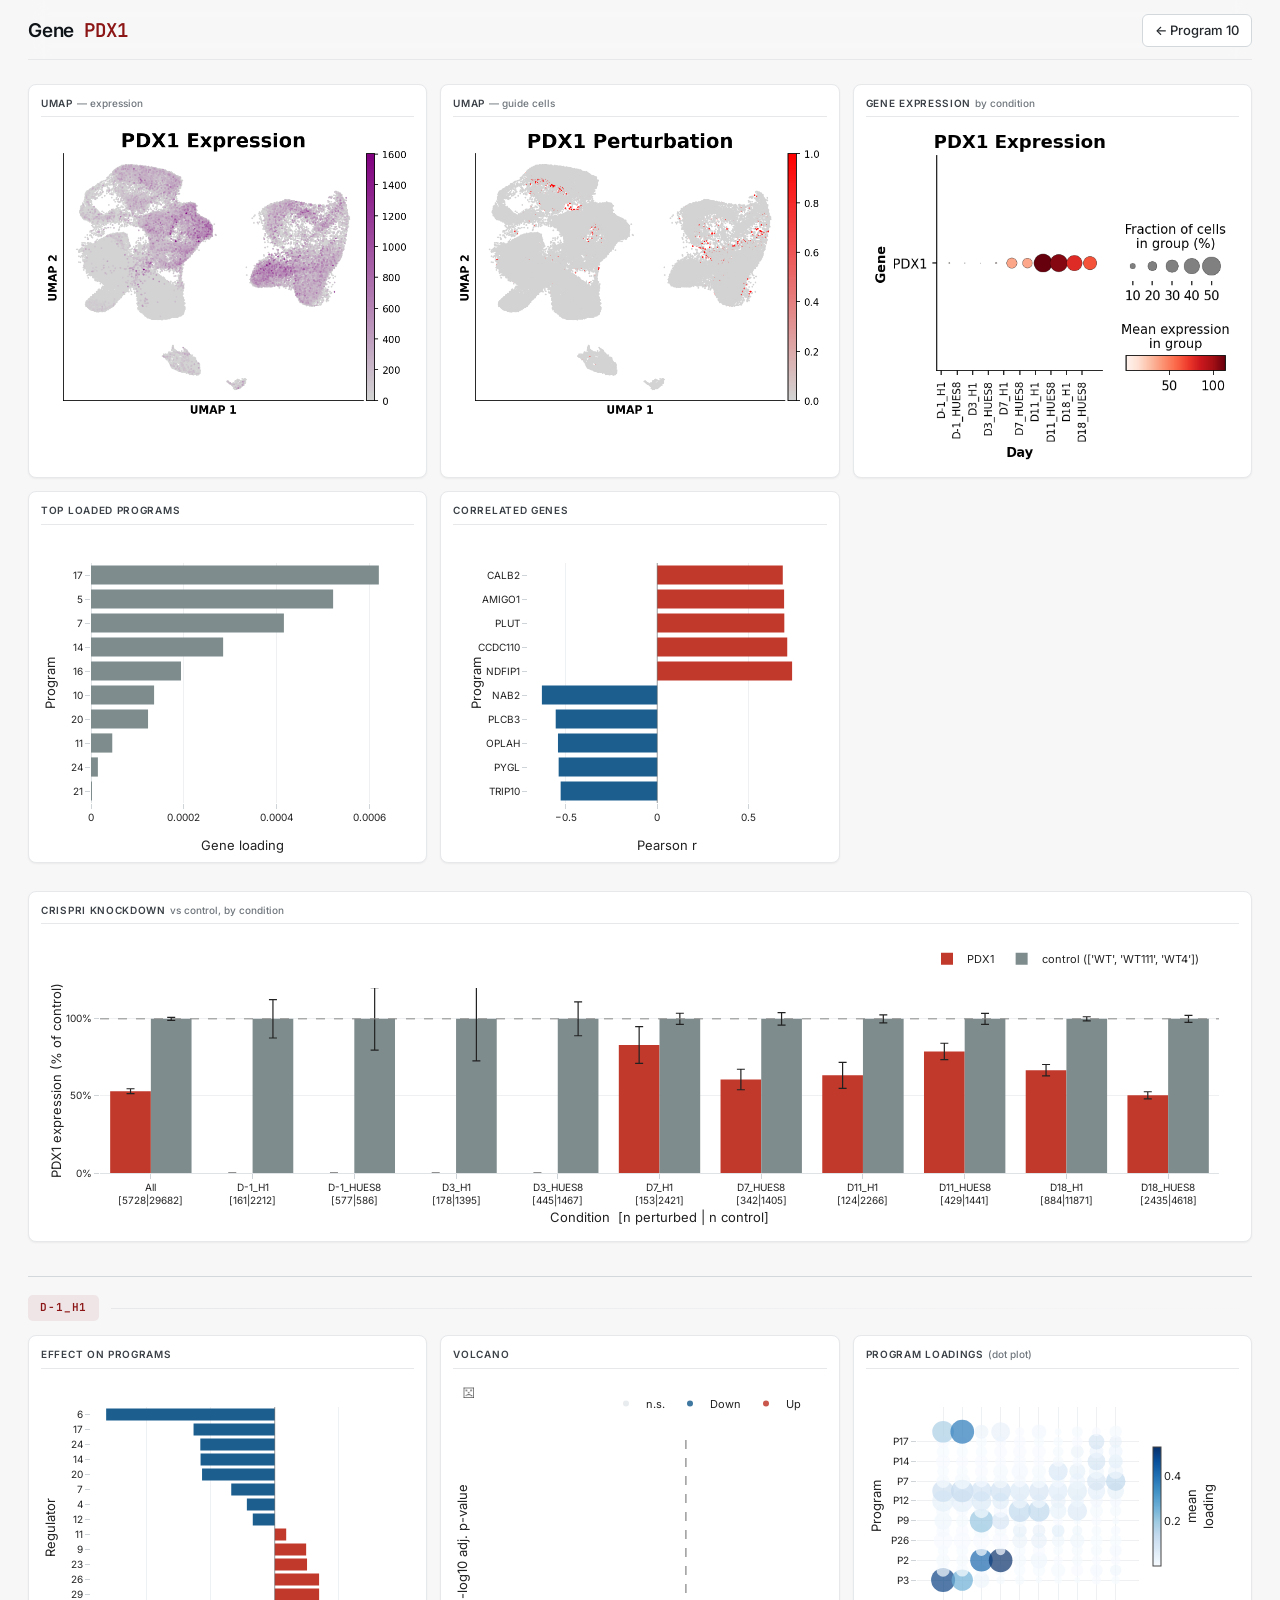
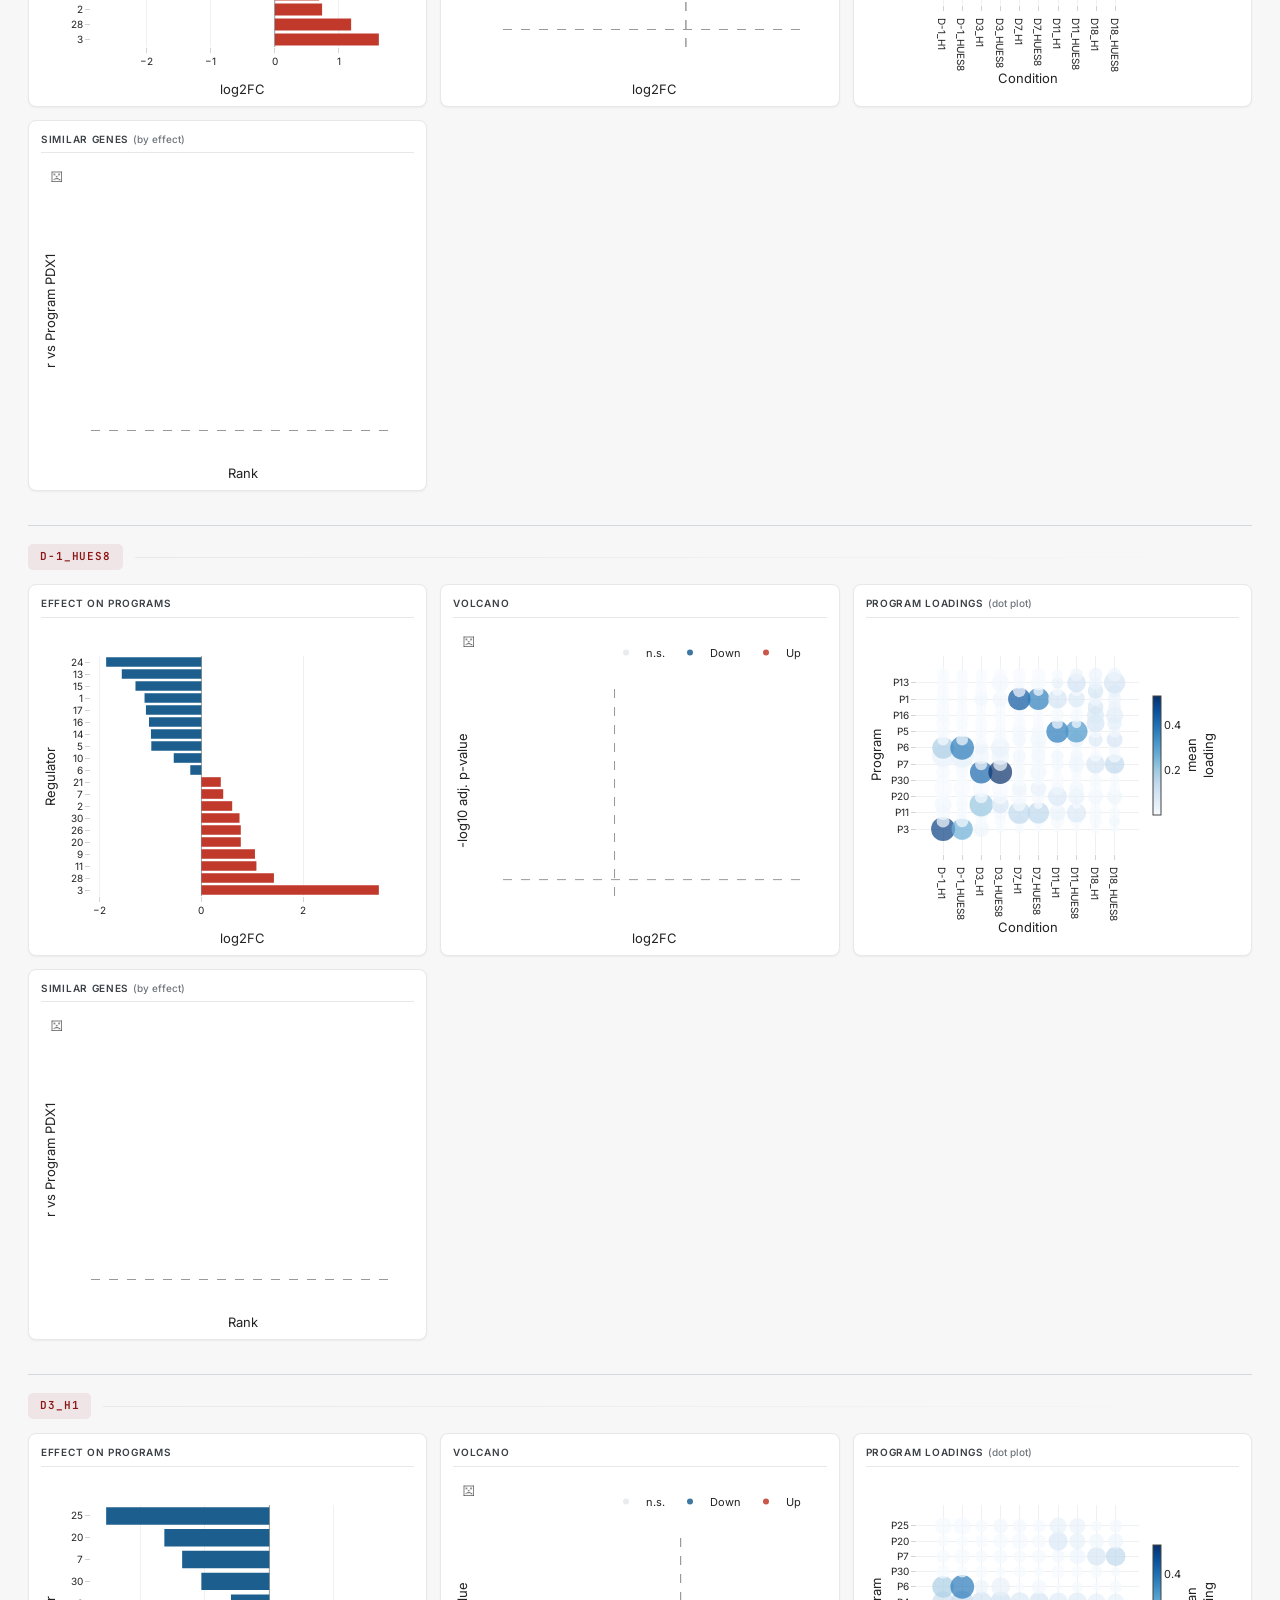
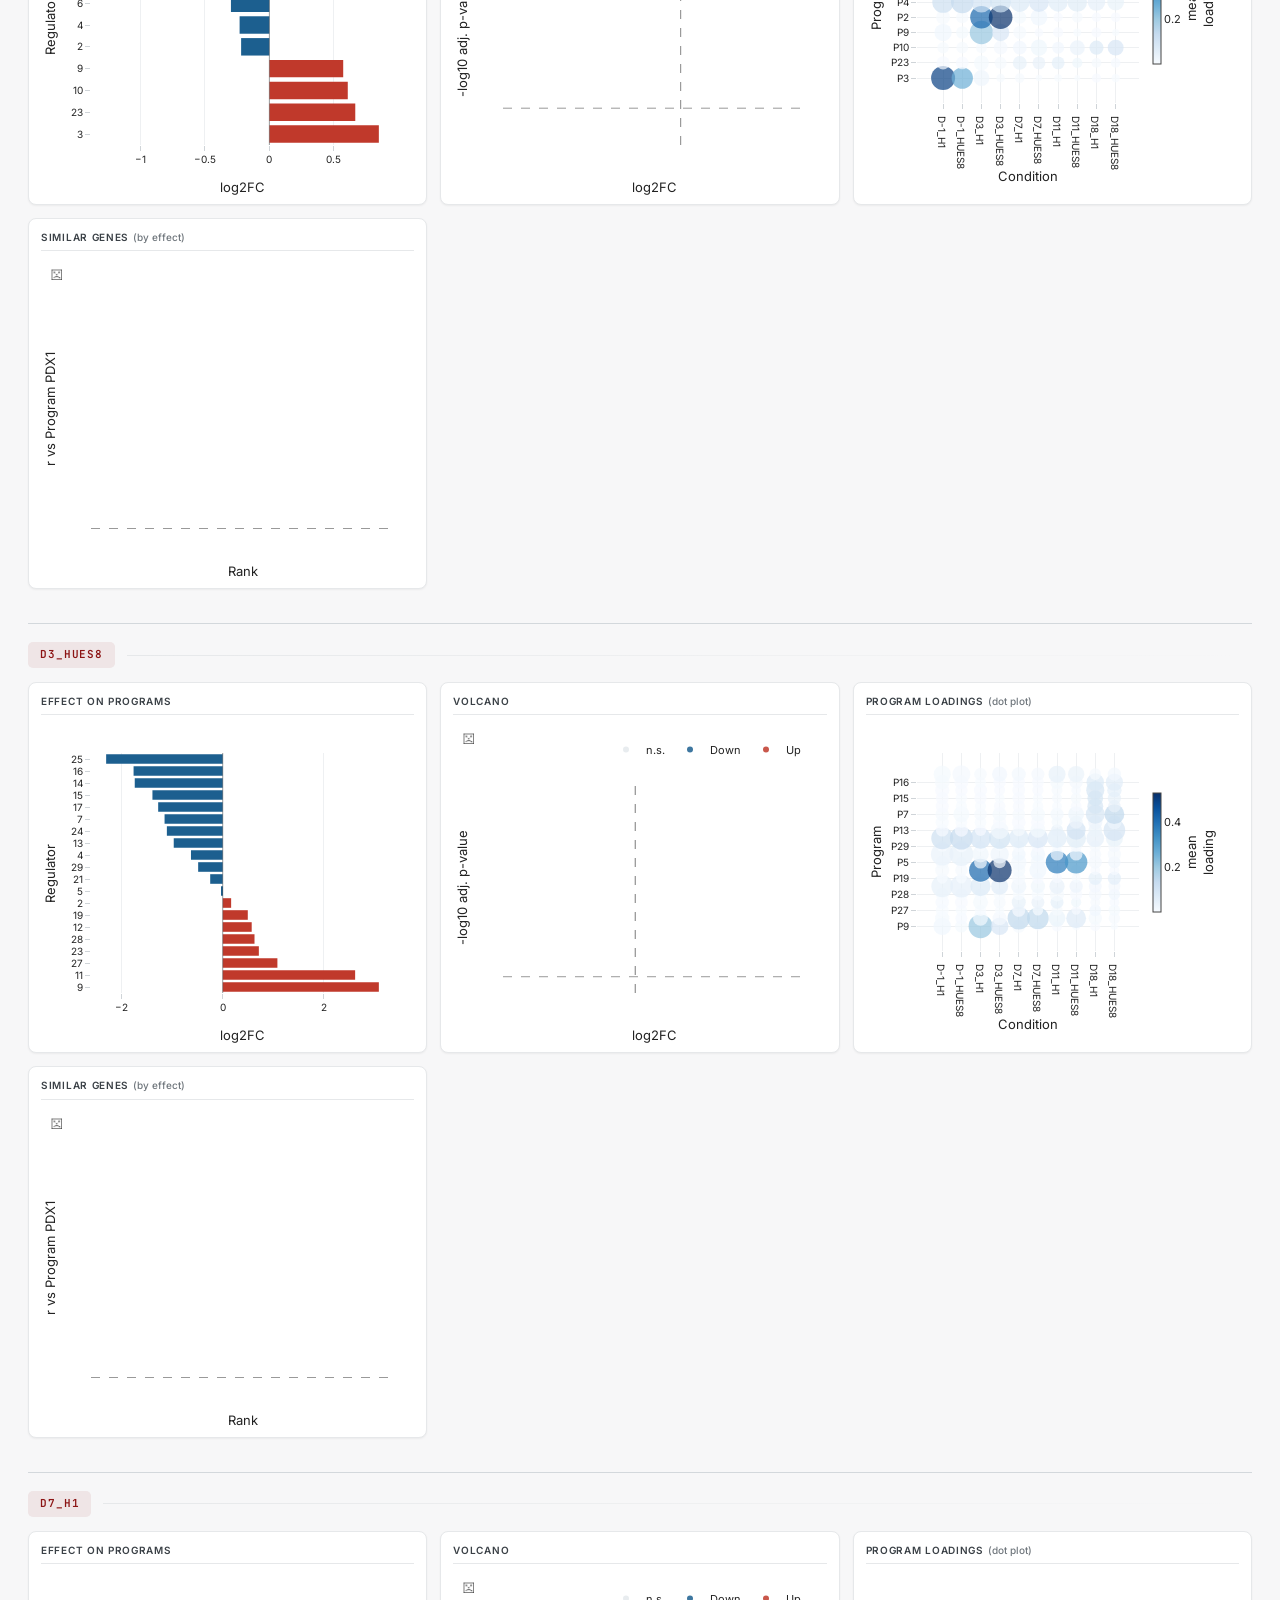
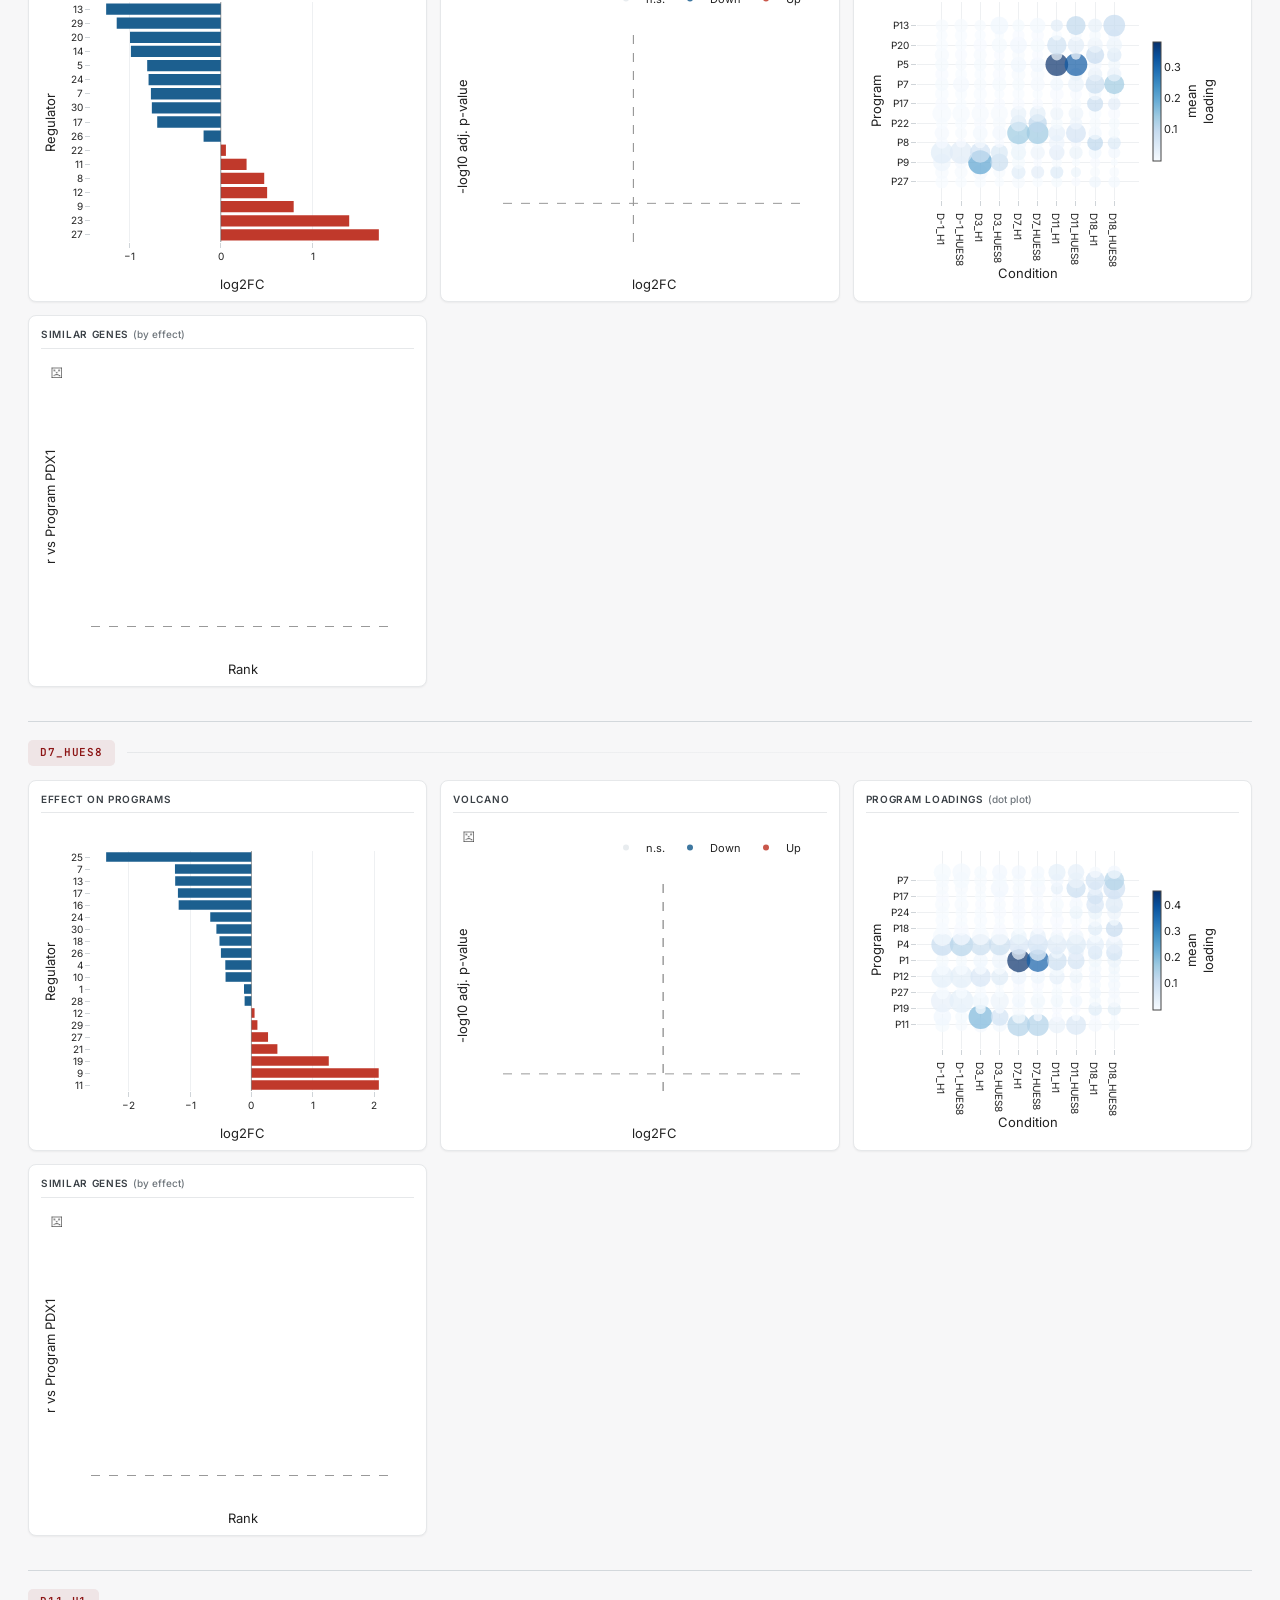
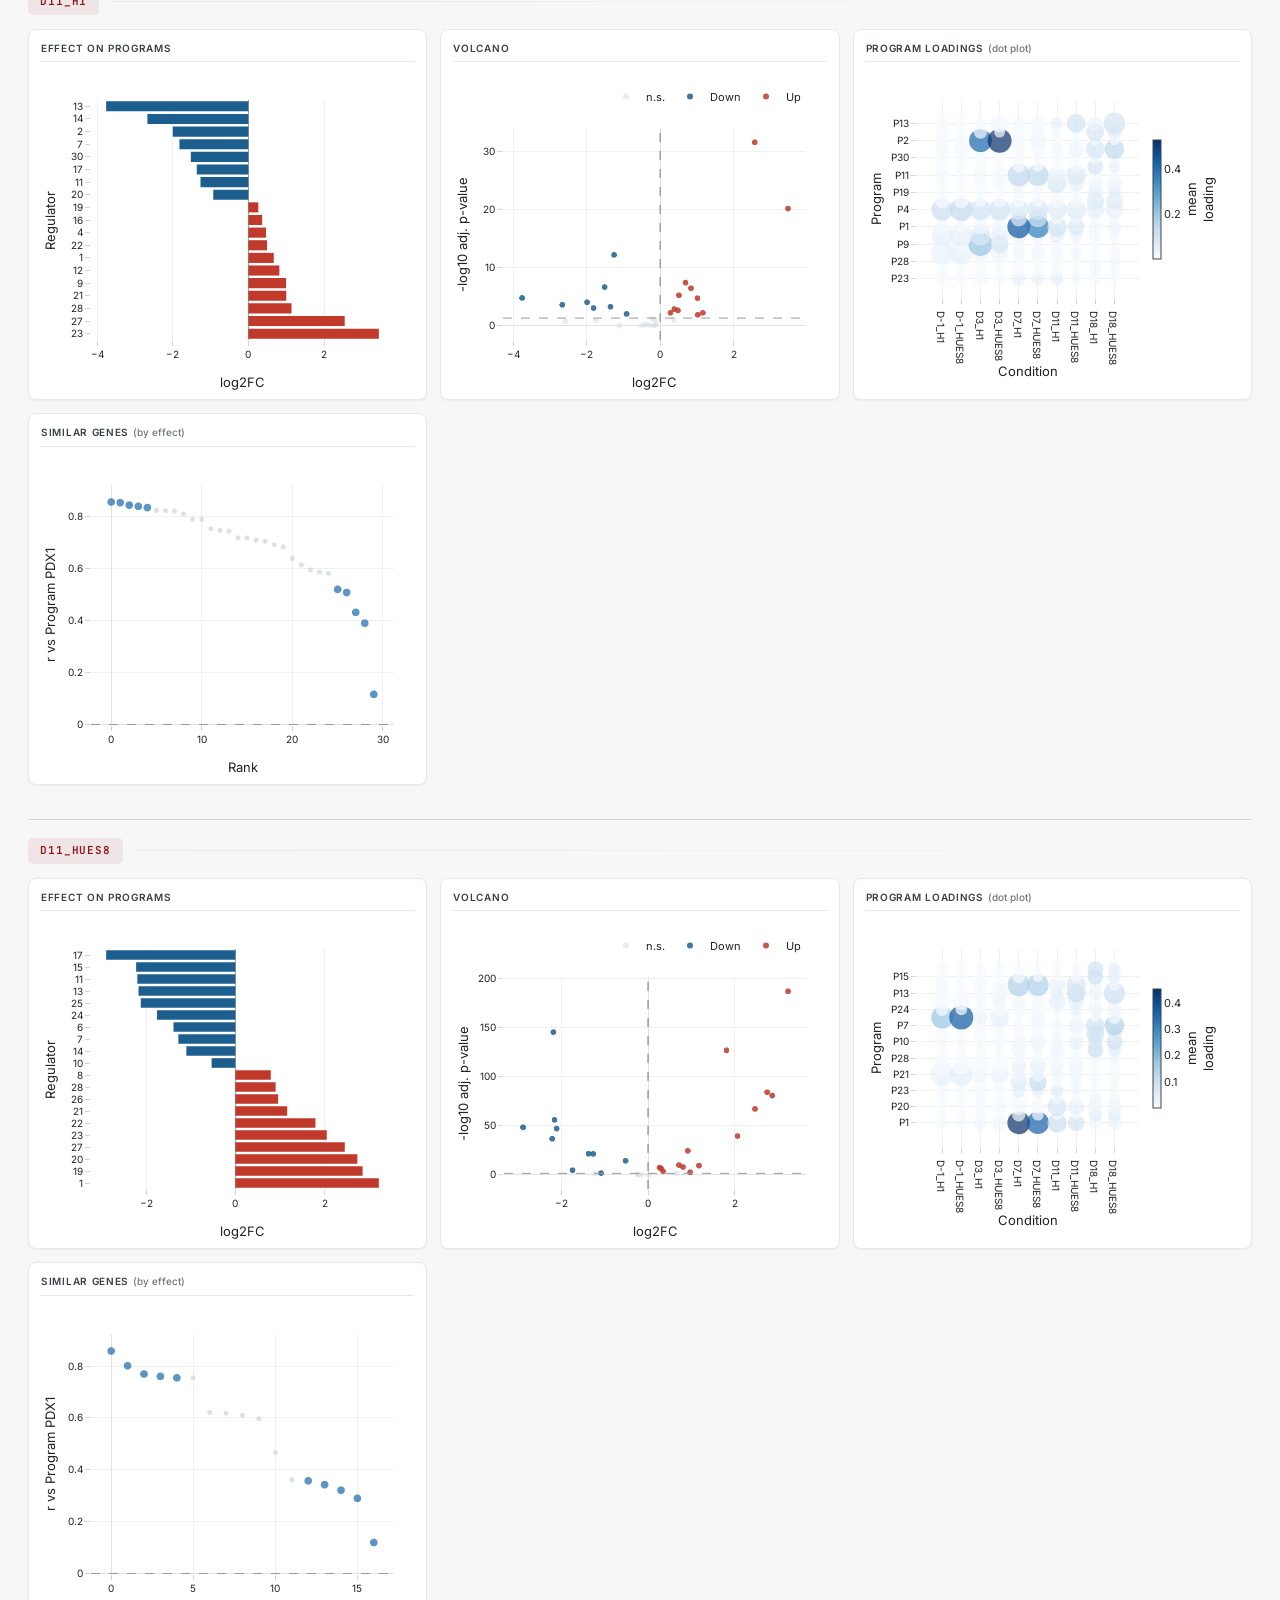
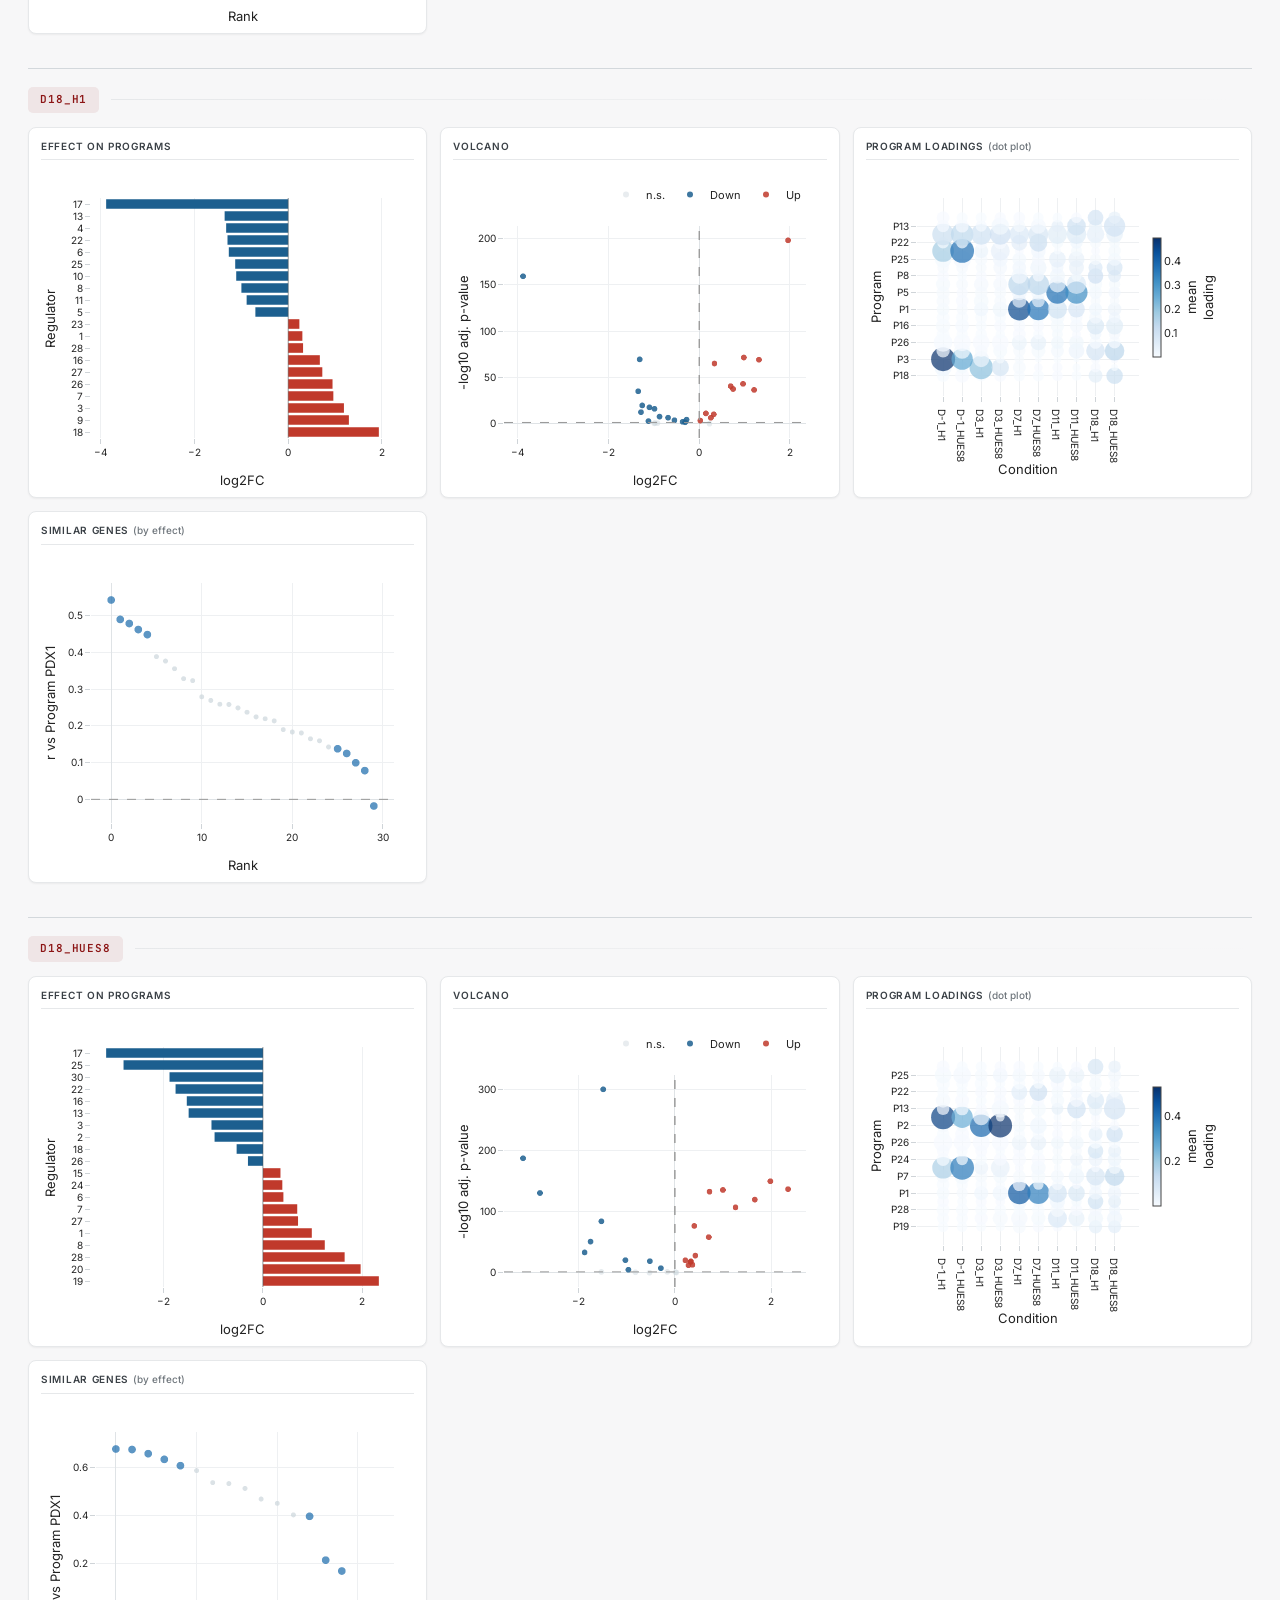
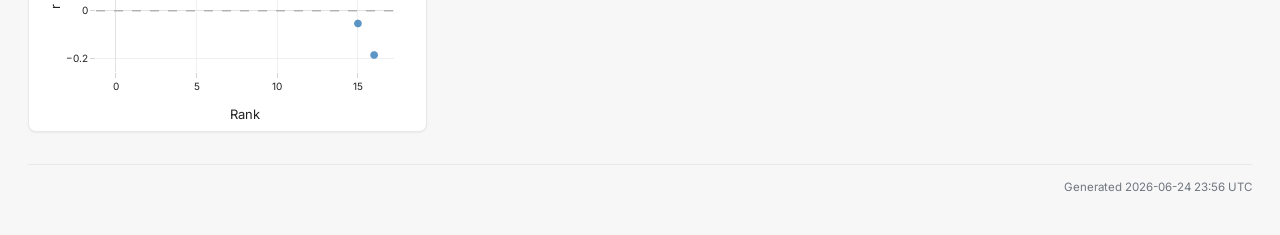
<file: assets/demo/gene_PDX1/gene_PDX1.html>
<!DOCTYPE html>
<html lang="en">
<head>
<meta charset="utf-8">
<title>Gene PDX1 — cNMF perturbation analysis</title>
<link rel="preconnect" href="https://fonts.googleapis.com">
<link rel="preconnect" href="https://fonts.gstatic.com" crossorigin>
<link href="https://fonts.googleapis.com/css2?family=Inter:wght@400;500;600;700&family=JetBrains+Mono:wght@500&display=swap" rel="stylesheet">
<link rel="stylesheet" href="../shared/style.css">
<link rel="stylesheet" href="../shared/site-overrides.css">
<script src="https://cdn.plot.ly/plotly-2.27.0.min.js"></script>
</head>
<body>
<header class="sticky">
  <div class="header-left">
    <h1>Gene <span class="pid">PDX1</span></h1>
  </div>
  <div class="header-right">
    <a href="../program_10/program_10.html" class="nav-link">&larr; Program 10</a>
  </div>
</header>

<section class="header-row">
  <div class="panel umap">
    <h3 class="panel-title">UMAP <span class="muted">— expression</span></h3>
    <div class="panel-body"><img src="images/umap_expression.png" alt="UMAP expression of PDX1"></div>
  </div>
  <div class="panel umap">
    <h3 class="panel-title">UMAP <span class="muted">— guide cells</span></h3>
    <div class="panel-body"><img src="images/umap_guide.png" alt="UMAP guide assignment of PDX1"></div>
  </div>
  <div class="panel umap">
    <h3 class="panel-title">Gene expression <span class="muted">by condition</span></h3>
    <div class="panel-body"><img src="images/gene_dotplot.png" alt="Gene dotplot of PDX1"></div>
  </div>
  <div class="panel">
    <h3 class="panel-title">Top loaded programs</h3>
    <div class="panel-body"><div>                            <div id="div-top-programs" class="plotly-graph-div" style="height:320px; width:100%;"></div>            <script type="text/javascript">                window.PLOTLYENV=window.PLOTLYENV || {};                                if (document.getElementById("div-top-programs")) {                    Plotly.newPlot(                        "div-top-programs",                        [{"hovertemplate":"Program %{y}\u003cbr\u003eLoading: %{x:.3g}\u003cextra\u003e\u003c\u002fextra\u003e","marker":{"color":"#7f8c8d","line":{"width":0}},"orientation":"h","x":[1.1913856047118025e-07,1.4791460789552358e-05,4.575638027348807e-05,0.00012271288071,0.000135719656241,0.000193580047123,0.0002842158554925,0.0004149807964468,0.0005208203502642,0.0006191965831417],"y":["21","24","11","20","10","16","14","7","5","17"],"type":"bar"}],                        {"template":{"layout":{"colorway":["#1769aa","#c0392b","#1c5f8f","#7f8c8d"],"font":{"color":"#222","family":"Inter, system-ui, sans-serif","size":11},"hoverlabel":{"bgcolor":"#222","font":{"color":"#fff","size":11}},"margin":{"b":50,"l":50,"r":20,"t":20},"paper_bgcolor":"rgba(0,0,0,0)","plot_bgcolor":"#ffffff","xaxis":{"gridcolor":"#eef0f2","linecolor":"#cfd4d8","tickcolor":"#cfd4d8","tickfont":{"size":10},"ticks":"outside","zerolinecolor":"#dfe3e6"},"yaxis":{"gridcolor":"#eef0f2","linecolor":"#cfd4d8","tickcolor":"#cfd4d8","tickfont":{"size":10},"ticks":"outside","zerolinecolor":"#dfe3e6"}}},"xaxis":{"title":{"text":"Gene loading"},"exponentformat":"none"},"yaxis":{"title":{"text":"Program"},"type":"category"},"height":320},                        {"displaylogo": false, "responsive": true}                    )                };            </script>        </div></div>
  </div>
  <div class="panel">
    <h3 class="panel-title">Correlated genes</h3>
    <div class="panel-body"><div>                            <div id="div-gene-corr" class="plotly-graph-div" style="height:320px; width:100%;"></div>            <script type="text/javascript">                window.PLOTLYENV=window.PLOTLYENV || {};                                if (document.getElementById("div-gene-corr")) {                    Plotly.newPlot(                        "div-gene-corr",                        [{"hovertemplate":"Program %{y}\u003cbr\u003er = %{x:.3f}\u003cextra\u003e\u003c\u002fextra\u003e","marker":{"color":["#1c5f8f","#1c5f8f","#1c5f8f","#1c5f8f","#1c5f8f","#c0392b","#c0392b","#c0392b","#c0392b","#c0392b"],"line":{"width":0}},"orientation":"h","x":[-0.5286339521408081,-0.5395501852035522,-0.5433012247085571,-0.5556862950325012,-0.6312934756278992,0.73858243227005,0.711992621421814,0.6959818601608276,0.6947805285453796,0.6875553727149963],"y":["TRIP10","PYGL","OPLAH","PLCB3","NAB2","NDFIP1","CCDC110","PLUT","AMIGO1","CALB2"],"type":"bar"}],                        {"template":{"layout":{"colorway":["#1769aa","#c0392b","#1c5f8f","#7f8c8d"],"font":{"color":"#222","family":"Inter, system-ui, sans-serif","size":11},"hoverlabel":{"bgcolor":"#222","font":{"color":"#fff","size":11}},"margin":{"b":50,"l":50,"r":20,"t":20},"paper_bgcolor":"rgba(0,0,0,0)","plot_bgcolor":"#ffffff","xaxis":{"gridcolor":"#eef0f2","linecolor":"#cfd4d8","tickcolor":"#cfd4d8","tickfont":{"size":10},"ticks":"outside","zerolinecolor":"#dfe3e6"},"yaxis":{"gridcolor":"#eef0f2","linecolor":"#cfd4d8","tickcolor":"#cfd4d8","tickfont":{"size":10},"ticks":"outside","zerolinecolor":"#dfe3e6"}}},"shapes":[{"line":{"color":"#555","width":0.5},"type":"line","x0":0,"x1":0,"xref":"x","y0":0,"y1":1,"yref":"y domain"}],"yaxis":{"title":{"text":"Program"},"type":"category"},"xaxis":{"title":{"text":"Pearson r"}},"height":320},                        {"displaylogo": false, "responsive": true}                    )                };            </script>        </div></div>
  </div>
</section>

<section class="heatmap-row">
  <div class="panel wide">
    <h3 class="panel-title">CRISPRi knockdown <span class="muted">vs control, by condition</span></h3>
    <div class="panel-body"><div>                            <div id="div-kd" class="plotly-graph-div" style="height:300px; width:100%;"></div>            <script type="text/javascript">                window.PLOTLYENV=window.PLOTLYENV || {};                                if (document.getElementById("div-kd")) {                    Plotly.newPlot(                        "div-kd",                        [{"customdata":[[5728,0.016013672856548554],[161,0.0],[577,0.0],[178,0.0],[445,0.0],[153,0.11879702267265947],[342,0.06653444377450143],[124,0.08477774611074677],[429,0.053129888604404214],[884,0.03707860798090609],[2435,0.02295623073288249]],"error_y":{"array":[0.016013672856548554,0.0,0.0,0.0,0.0,0.11879702267265947,0.06653444377450143,0.08477774611074677,0.053129888604404214,0.03707860798090609,0.02295623073288249],"color":"#222","thickness":1.2,"type":"data","width":4},"hovertemplate":"\u003cb\u003e%{x}\u003c\u002fb\u003e\u003cbr\u003ePDX1: %{y:.1%} of control\u003cbr\u003en=%{customdata[0]}\u003cbr\u003eSEM=%{customdata[1]:.3f}\u003cextra\u003e\u003c\u002fextra\u003e","marker":{"color":"#c0392b","line":{"width":0}},"name":"PDX1","x":["All","D-1_H1","D-1_HUES8","D3_H1","D3_HUES8","D7_H1","D7_HUES8","D11_H1","D11_HUES8","D18_H1","D18_HUES8"],"y":[0.5303438901901245,0.0,0.0,0.0,0.0,0.8300526738166809,0.6064938306808472,0.6333192586898804,0.7884464859962463,0.6668552160263062,0.5040258765220642],"type":"bar"},{"customdata":[[29682,0.009967852060991943],[2212,0.12443640694813297],[586,0.20303361847811588],[1395,0.27284372153587094],[1467,0.10958107500981142],[2421,0.036302161289283784],[1405,0.0408548678997889],[2266,0.026123529478282472],[1441,0.03551315614425772],[11871,0.013615528292427608],[4618,0.022479578474936025]],"error_y":{"array":[0.009967852060991943,0.12443640694813297,0.20303361847811588,0.27284372153587094,0.10958107500981142,0.036302161289283784,0.0408548678997889,0.026123529478282472,0.03551315614425772,0.013615528292427608,0.022479578474936025],"color":"#222","thickness":1.2,"type":"data","width":4},"hovertemplate":"\u003cb\u003e%{x}\u003c\u002fb\u003e\u003cbr\u003econtrol: %{y:.1%}\u003cbr\u003en=%{customdata[0]}\u003cbr\u003eSEM=%{customdata[1]:.3f}\u003cextra\u003e\u003c\u002fextra\u003e","marker":{"color":"#7f8c8d","line":{"width":0}},"name":"control (['WT', 'WT111', 'WT4'])","x":["All","D-1_H1","D-1_HUES8","D3_H1","D3_HUES8","D7_H1","D7_HUES8","D11_H1","D11_HUES8","D18_H1","D18_HUES8"],"y":[1.0,1.0,1.0,1.0,1.0,1.0,1.0,1.0,1.0,1.0,1.0],"type":"bar"}],                        {"template":{"layout":{"colorway":["#1769aa","#c0392b","#1c5f8f","#7f8c8d"],"font":{"color":"#222","family":"Inter, system-ui, sans-serif","size":11},"hoverlabel":{"bgcolor":"#222","font":{"color":"#fff","size":11}},"margin":{"b":50,"l":50,"r":20,"t":20},"paper_bgcolor":"rgba(0,0,0,0)","plot_bgcolor":"#ffffff","xaxis":{"gridcolor":"#eef0f2","linecolor":"#cfd4d8","tickcolor":"#cfd4d8","tickfont":{"size":10},"ticks":"outside","zerolinecolor":"#dfe3e6"},"yaxis":{"gridcolor":"#eef0f2","linecolor":"#cfd4d8","tickcolor":"#cfd4d8","tickfont":{"size":10},"ticks":"outside","zerolinecolor":"#dfe3e6"}}},"shapes":[{"line":{"color":"#888","dash":"dash","width":1},"type":"line","x0":0,"x1":1,"xref":"x domain","y0":1.0,"y1":1.0,"yref":"y"}],"xaxis":{"tickmode":"array","tickvals":["All","D-1_H1","D-1_HUES8","D3_H1","D3_HUES8","D7_H1","D7_HUES8","D11_H1","D11_HUES8","D18_H1","D18_HUES8"],"ticktext":["All\u003cbr\u003e[5728|29682]","D-1_H1\u003cbr\u003e[161|2212]","D-1_HUES8\u003cbr\u003e[577|586]","D3_H1\u003cbr\u003e[178|1395]","D3_HUES8\u003cbr\u003e[445|1467]","D7_H1\u003cbr\u003e[153|2421]","D7_HUES8\u003cbr\u003e[342|1405]","D11_H1\u003cbr\u003e[124|2266]","D11_HUES8\u003cbr\u003e[429|1441]","D18_H1\u003cbr\u003e[884|11871]","D18_HUES8\u003cbr\u003e[2435|4618]"],"type":"category","title":{"text":"Condition  [n perturbed | n control]"}},"yaxis":{"tickformat":".0%","range":[0,1.2],"title":{"text":"PDX1 expression (% of control)"}},"legend":{"orientation":"h","x":1,"xanchor":"right","y":1.08,"yanchor":"bottom","bgcolor":"rgba(0,0,0,0)"},"barmode":"group","height":300},                        {"displaylogo": false, "responsive": true}                    )                };            </script>        </div></div>
  </div>
</section>

<section class="sample-rows">
<div class="sample-row">
  <h2 class="sample-heading"><span class="sample-badge">D-1_H1</span></h2>
  <div class="panels-4">
    <div class="panel">
      <h3 class="panel-title">Effect on programs</h3>
      <div class="panel-body"><div>                            <div id="div-log2fc-D-1_H1" class="plotly-graph-div" style="height:320px; width:100%;"></div>            <script type="text/javascript">                window.PLOTLYENV=window.PLOTLYENV || {};                                if (document.getElementById("div-log2fc-D-1_H1")) {                    Plotly.newPlot(                        "div-log2fc-D-1_H1",                        [{"customdata":[2.5290173256499212e-76,3.301349549494527e-09,3.3134542859788086e-06,0.0035917881890036,3.152943972427455e-07,0.0479909051506809,0.0132697802023173,0.0056325169390962,0.0001444594111156,2.2728329612618616e-06,0.0180946875897234,8.317610490255042e-08,1.3381480491189178e-07,2.1131819811554835e-05,2.630316050887285e-06,1.2124835468508515e-73],"hovertemplate":"%{y}\u003cbr\u003elog2FC: %{x:.3f}\u003cbr\u003eadj_p: %{customdata:.2e}\u003cextra\u003e\u003c\u002fextra\u003e","marker":{"color":["#c0392b","#c0392b","#c0392b","#c0392b","#c0392b","#c0392b","#c0392b","#c0392b","#1c5f8f","#1c5f8f","#1c5f8f","#1c5f8f","#1c5f8f","#1c5f8f","#1c5f8f","#1c5f8f"],"line":{"width":0}},"orientation":"h","x":[1.62804395520447,1.1945316862205748,0.7403064954838259,0.6934434478278043,0.6931233833996324,0.504704678166186,0.4908156163342209,0.1786738951693098,-0.3441258652645048,-0.4367778816244948,-0.6811457844751505,-1.1378452133689358,-1.1608892872755203,-1.1647045756628602,-1.270691025327105,-2.6378962522321587],"y":["3","28","2","29","26","23","9","11","12","4","7","20","14","24","17","6"],"type":"bar"}],                        {"template":{"layout":{"colorway":["#1769aa","#c0392b","#1c5f8f","#7f8c8d"],"font":{"color":"#222","family":"Inter, system-ui, sans-serif","size":11},"hoverlabel":{"bgcolor":"#222","font":{"color":"#fff","size":11}},"margin":{"b":50,"l":50,"r":20,"t":20},"paper_bgcolor":"rgba(0,0,0,0)","plot_bgcolor":"#ffffff","xaxis":{"gridcolor":"#eef0f2","linecolor":"#cfd4d8","tickcolor":"#cfd4d8","tickfont":{"size":10},"ticks":"outside","zerolinecolor":"#dfe3e6"},"yaxis":{"gridcolor":"#eef0f2","linecolor":"#cfd4d8","tickcolor":"#cfd4d8","tickfont":{"size":10},"ticks":"outside","zerolinecolor":"#dfe3e6"}}},"shapes":[{"line":{"color":"#555","width":0.5},"type":"line","x0":0,"x1":0,"xref":"x","y0":0,"y1":1,"yref":"y domain"}],"yaxis":{"title":{"text":"Regulator"},"type":"category"},"xaxis":{"title":{"text":"log2FC"}},"height":320},                        {"displaylogo": false, "responsive": true}                    )                };            </script>        </div></div>
    </div>
    <div class="panel">
      <h3 class="panel-title">Volcano</h3>
      <div class="panel-body"><div>                            <div id="div-volcano-D-1_H1" class="plotly-graph-div" style="height:320px; width:100%;"></div>            <script type="text/javascript">                window.PLOTLYENV=window.PLOTLYENV || {};                                if (document.getElementById("div-volcano-D-1_H1")) {                    Plotly.newPlot(                        "div-volcano-D-1_H1",                        [{"customdata":[1.0,0.5794269844360469,0.0654401073557539,0.0553754325574103,0.1265018301105145,0.9780856383388512,0.4442262000621839,0.1913807369155495,0.558623787206618,0.0612428482934028,0.8798648016431462,0.6111677120363422,0.9766180506286104,1.0],"hovertemplate":"%{text}\u003cbr\u003elog2FC: %{x:.3f}\u003cbr\u003e-log10 adj_p: %{y:.2f}\u003cbr\u003eadj_p: %{customdata:.2e}\u003cextra\u003e\u003c\u002fextra\u003e","marker":{"color":"#cbd5db","line":{"width":0},"opacity":0.45,"size":6},"mode":"markers","name":"n.s.","text":["8","10","1","5","13","16","22","18","21","19","15","25","27","30"],"x":[-0.2180693553621821,-0.32508779692346,0.1738843045425014,0.1067093514256658,-1.3999349178838298,-0.1622530670835827,0.4176214596223637,-0.5344370446579263,0.2695781686369309,0.5083512498035132,-0.2663709104345446,-0.0750024850009942,0.2207064315609864,-0.0895145395287933],"y":[-0.0,0.23700128317647248,1.1841559968677042,1.256682868325304,0.8979031914751322,0.009623117983633887,0.3523958307337914,0.7181017774906906,0.25288057520031615,1.2129446192581992,0.055584055589831274,0.21383959758492793,0.010275253002997121,-0.0],"type":"scattergl"},{"customdata":[1.2124835468508515e-73,0.0180946875897234,2.2728329612618616e-06,0.0001444594111156,1.3381480491189178e-07,2.630316050887285e-06,2.1131819811554835e-05,8.317610490255042e-08],"hovertemplate":"%{text}\u003cbr\u003elog2FC: %{x:.3f}\u003cbr\u003e-log10 adj_p: %{y:.2f}\u003cbr\u003eadj_p: %{customdata:.2e}\u003cextra\u003e\u003c\u002fextra\u003e","marker":{"color":"#1c5f8f","line":{"width":0},"opacity":0.85,"size":6},"mode":"markers","name":"Down","text":["6","7","4","12","14","17","24","20"],"x":[-2.6378962522321587,-0.6811457844751505,-0.4367778816244948,-0.3441258652645048,-1.1608892872755203,-1.270691025327105,-1.1647045756628602,-1.1378452133689358],"y":[72.91632414597136,1.7424489107171786,5.643432480978915,3.840254159860378,6.873495834730792,5.579992064852564,4.675063101145286,7.080001421299014],"type":"scattergl"},{"customdata":[0.0132697802023173,2.5290173256499212e-76,3.3134542859788086e-06,0.0056325169390962,0.0479909051506809,3.152943972427455e-07,3.301349549494527e-09,0.0035917881890036],"hovertemplate":"%{text}\u003cbr\u003elog2FC: %{x:.3f}\u003cbr\u003e-log10 adj_p: %{y:.2f}\u003cbr\u003eadj_p: %{customdata:.2e}\u003cextra\u003e\u003c\u002fextra\u003e","marker":{"color":"#c0392b","line":{"width":0},"opacity":0.85,"size":6},"mode":"markers","name":"Up","text":["9","3","2","11","23","26","28","29"],"x":[0.4908156163342209,1.62804395520447,0.7403064954838259,0.1786738951693098,0.504704678166186,0.6931233833996324,1.1945316862205748,0.6934434478278043],"y":[1.8771362706330241,75.59704819540515,5.479719016768705,2.2492974935153707,1.3188410588144246,6.501283746563159,8.481308489792804,2.444689281987809],"type":"scattergl"}],                        {"template":{"layout":{"colorway":["#1769aa","#c0392b","#1c5f8f","#7f8c8d"],"font":{"color":"#222","family":"Inter, system-ui, sans-serif","size":11},"hoverlabel":{"bgcolor":"#222","font":{"color":"#fff","size":11}},"margin":{"b":50,"l":50,"r":20,"t":20},"paper_bgcolor":"rgba(0,0,0,0)","plot_bgcolor":"#ffffff","xaxis":{"gridcolor":"#eef0f2","linecolor":"#cfd4d8","tickcolor":"#cfd4d8","tickfont":{"size":10},"ticks":"outside","zerolinecolor":"#dfe3e6"},"yaxis":{"gridcolor":"#eef0f2","linecolor":"#cfd4d8","tickcolor":"#cfd4d8","tickfont":{"size":10},"ticks":"outside","zerolinecolor":"#dfe3e6"}}},"shapes":[{"line":{"color":"#999","dash":"dash","width":1},"type":"line","x0":-0.0,"x1":-0.0,"xref":"x","y0":0,"y1":1,"yref":"y domain"},{"line":{"color":"#999","dash":"dash","width":1},"type":"line","x0":0.0,"x1":0.0,"xref":"x","y0":0,"y1":1,"yref":"y domain"},{"line":{"color":"#999","dash":"dash","width":1},"type":"line","x0":0,"x1":1,"xref":"x domain","y0":1.3010299956639813,"y1":1.3010299956639813,"yref":"y"}],"legend":{"orientation":"h","x":1,"xanchor":"right","y":1.08,"yanchor":"bottom","bgcolor":"rgba(0,0,0,0)"},"xaxis":{"title":{"text":"log2FC"}},"yaxis":{"title":{"text":"-log10 adj. p-value"}},"height":320},                        {"displaylogo": false, "responsive": true}                    )                };            </script>        </div></div>
    </div>
    <div class="panel">
      <h3 class="panel-title">Program loadings <span class="muted">(dot plot)</span></h3>
      <div class="panel-body"><div>                            <div id="div-dotplot-D-1_H1" class="plotly-graph-div" style="height:320px; width:100%;"></div>            <script type="text/javascript">                window.PLOTLYENV=window.PLOTLYENV || {};                                if (document.getElementById("div-dotplot-D-1_H1")) {                    Plotly.newPlot(                        "div-dotplot-D-1_H1",                        [{"hovertemplate":"%{text}\u003cextra\u003e\u003c\u002fextra\u003e","marker":{"color":[0.4985405032984068,0.2661375137183052,0.024008004475552385,0.007416448229877335,0.005363520578991916,0.0018303088663630001,0.002938393165697885,0.0012156179057247784,0.0036875420415574556,0.0031602155153539328,0.002226186943128748,0.0020891801019987722,0.002086889423271293,0.0020265967196023663,0.002630339960307483,0.0031207979337795145,0.007466468469418832,0.004956333100851804,0.012435427993123669,0.01891565079554461,0.0075547712457314,0.005950165464343235,0.4218531759638907,0.5315490926764029,0.010479106511773044,0.019583910475106124,0.004635609611230634,0.006783196114388853,0.0038401755512213133,0.0044119576754685,0.0012695993851159814,0.001535559737987667,0.0013988486329135192,0.0011428647381812572,0.00319175175634223,0.003563989354844382,0.00254786189354614,0.005667028375086844,0.007723736969581874,0.012223217636486946,0.005037438902901297,0.004210730214948671,0.004939392324710781,0.0048630541949364935,0.03083687152764883,0.04102947287311147,0.021932398003885495,0.021976292290951525,0.0025752802150939384,0.002997765110627227,0.0051371232040942905,0.004839976565128018,0.009543808110391624,0.005817264762045644,0.043944516157392324,0.041468297723281033,0.05278814979803775,0.023894566968772738,0.0053672219806551414,0.005198808071971427,0.018780118049636883,0.009497429803170922,0.20905950677950252,0.08749690991613167,0.006796112050492936,0.003578500312807117,0.004306766893156136,0.0021007277723437026,0.0035369411004652716,0.0016137390801967636,0.009151886795553612,0.005239884742561038,0.011285439927319231,0.011773066731474699,0.1441159250322159,0.14494081757606028,0.035140373078699313,0.07098094861347591,0.010191757714496106,0.007456627791430709,0.04388534903964963,0.04740838484955184,0.07413751125696662,0.0588624482614807,0.025077458814236717,0.02212457104898522,0.04176610071005712,0.02831552996684748,0.01566527072817736,0.012825246204417036,0.11461152310252286,0.13775935150329027,0.10411496796619099,0.10563972992893801,0.07494128959685133,0.08793079916779999,0.061257365229735954,0.06487093292072198,0.04682483342503668,0.03987439530953146,0.006718172291535137,0.009667532274792254,0.0055305353951725835,0.008031413057453677,0.006130159653255457,0.009270296863226618,0.014144244412603044,0.026936366268187514,0.08963736530659941,0.14222385259636236,0.002039906351337253,0.0019334437577492795,0.003841257484861476,0.006168194349322525,0.01270750850262156,0.008349202042255206,0.07924401756141156,0.04275235237303996,0.022173061990469013,0.02398676652024122,0.00496555181510053,0.003244976384194803,0.00424849546383722,0.0033388953888012925,0.0047138741668301,0.003576036527921029,0.007710560042042975,0.005259200440684727,0.09350160070558483,0.05208603374020209,0.0027865428875807345,0.0020906477403103874,0.002314913399207293,0.0033196267549776325,0.004164303986786553,0.004356501947322353,0.010329701258578001,0.030688751621445406,0.02967520003655827,0.026505655785800747,0.003448829026779816,0.0023403322989209658,0.0028175314248254295,0.003404394283889855,0.0037443626261701763,0.003137386078134706,0.0030157787174226727,0.004392090830222943,0.0893623011476083,0.04162799070264133,0.17873656047540457,0.3824938832934466,0.030651560428625317,0.04220686580166335,0.004850814329101843,0.015204845181830736,0.0029879325254261757,0.008460640071145473,0.004403669415096178,0.009681220824344],"colorbar":{"len":0.7,"thickness":8,"title":{"side":"right","text":"mean\u003cbr\u003eloading"}},"colorscale":[[0.0,"rgb(247,251,255)"],[0.125,"rgb(222,235,247)"],[0.25,"rgb(198,219,239)"],[0.375,"rgb(158,202,225)"],[0.5,"rgb(107,174,214)"],[0.625,"rgb(66,146,198)"],[0.75,"rgb(33,113,181)"],[0.875,"rgb(8,81,156)"],[1.0,"rgb(8,48,107)"]],"line":{"width":0},"showscale":true,"size":[24.0,21.3543604986563,16.028041923697472,8.520770695200174,9.621532944366855,6.526473829038778,7.696059942073964,5.955416668911788,9.198585910122215,8.406303443126042,13.053390764299309,12.516814523547074,12.012459238958657,11.779930963832857,11.691270170627936,12.535703637359983,14.282454981497644,12.185868449901234,12.510230771259756,11.436891442725361,13.924872282880898,12.210027917705018,22.5377753442989,23.653086867195796,12.908180681288131,16.838973313456407,9.36969644839714,10.859133415118512,9.510437744560122,9.637878939651953,10.997896423920665,12.293696992025579,11.019475477243354,9.473987461940055,11.877269500712584,12.361565838395862,10.075381631192535,11.405436076499633,11.550930204410164,12.172187628058609,18.753080236401885,17.317327662689245,17.100526740118394,16.88594871802406,15.304406093336095,15.735116757310958,12.917048784901192,14.488143951435955,12.511022273377618,12.009802118146304,13.351898226985876,12.708556152198359,14.894762183089895,12.063793309810544,13.901496252591253,12.798386079865182,12.814305348325618,10.122058395794777,9.842077131944592,9.698089297259887,17.3146348792948,12.457548929236676,23.402933880801246,17.37657499502253,13.038775955602885,8.651545274024667,10.20245903958864,7.876147454561283,10.020956610581562,6.974026754573685,14.27747170189322,11.830030871832472,14.64846479792346,13.95620894966178,22.0617221809858,21.416731384530173,16.548218135453737,19.56095437854636,13.210710145568246,11.420470436105015,21.553841530602025,22.034171727510852,19.85032792640693,16.80534582966003,15.049151693539079,14.153119126043686,15.115217572689147,13.100708620944221,12.655867160946492,11.896679628095034,21.64599819693479,22.536186173434217,20.851105909171807,20.996696024589802,19.711007243320253,19.99411411163684,19.1898059653047,19.49591834742956,17.522022181566378,16.859472740021673,13.442051487528799,15.982108684990296,12.42867064300573,14.057838678468606,12.387778300306618,14.064574482502609,13.038718644003845,15.736835748878518,18.744101451546385,19.581710726416727,12.097766202544326,11.617371974601046,13.2080927479628,15.242350690079196,16.63212471553608,14.14426466168958,19.04109835973479,16.157402083433823,15.255951618125463,15.283056104468507,14.147250325553443,12.150762323394622,13.067796769070528,10.872272351385693,12.652926281491116,11.133746781292905,10.883810250563503,9.549741321966938,17.843372041418633,14.233936237057543,13.109486126414906,11.701041048921606,11.618071653850382,13.041541390400349,13.65415671790422,13.68383251527597,10.751325292873947,12.974972294118409,13.987965225309418,13.889095098030289,12.921165982169688,11.118843740107705,11.035063919342495,11.380420995419819,11.940588421592464,10.711683980413763,9.786077743992891,10.737732823700487,15.697609799892852,12.427625508819538,21.69608334168086,23.756360173942394,14.171458469689734,18.96410144845329,9.010109614620513,14.678484011054088,6.8930388719964455,11.071584450100058,8.822622404137434,12.42215183994609]},"mode":"markers","text":["Program 3\u003cbr\u003eD-1_H1\u003cbr\u003emean=0.499\u003cbr\u003efrac=1.00","Program 3\u003cbr\u003eD-1_HUES8\u003cbr\u003emean=0.266\u003cbr\u003efrac=0.86","Program 3\u003cbr\u003eD3_H1\u003cbr\u003emean=0.024\u003cbr\u003efrac=0.60","Program 3\u003cbr\u003eD3_HUES8\u003cbr\u003emean=0.007\u003cbr\u003efrac=0.23","Program 3\u003cbr\u003eD7_H1\u003cbr\u003emean=0.005\u003cbr\u003efrac=0.28","Program 3\u003cbr\u003eD7_HUES8\u003cbr\u003emean=0.002\u003cbr\u003efrac=0.13","Program 3\u003cbr\u003eD11_H1\u003cbr\u003emean=0.003\u003cbr\u003efrac=0.18","Program 3\u003cbr\u003eD11_HUES8\u003cbr\u003emean=0.001\u003cbr\u003efrac=0.10","Program 3\u003cbr\u003eD18_H1\u003cbr\u003emean=0.004\u003cbr\u003efrac=0.26","Program 3\u003cbr\u003eD18_HUES8\u003cbr\u003emean=0.003\u003cbr\u003efrac=0.22","Program 28\u003cbr\u003eD-1_H1\u003cbr\u003emean=0.002\u003cbr\u003efrac=0.45","Program 28\u003cbr\u003eD-1_HUES8\u003cbr\u003emean=0.002\u003cbr\u003efrac=0.42","Program 28\u003cbr\u003eD3_H1\u003cbr\u003emean=0.002\u003cbr\u003efrac=0.40","Program 28\u003cbr\u003eD3_HUES8\u003cbr\u003emean=0.002\u003cbr\u003efrac=0.39","Program 28\u003cbr\u003eD7_H1\u003cbr\u003emean=0.003\u003cbr\u003efrac=0.38","Program 28\u003cbr\u003eD7_HUES8\u003cbr\u003emean=0.003\u003cbr\u003efrac=0.43","Program 28\u003cbr\u003eD11_H1\u003cbr\u003emean=0.007\u003cbr\u003efrac=0.51","Program 28\u003cbr\u003eD11_HUES8\u003cbr\u003emean=0.005\u003cbr\u003efrac=0.41","Program 28\u003cbr\u003eD18_H1\u003cbr\u003emean=0.012\u003cbr\u003efrac=0.42","Program 28\u003cbr\u003eD18_HUES8\u003cbr\u003emean=0.019\u003cbr\u003efrac=0.37","Program 2\u003cbr\u003eD-1_H1\u003cbr\u003emean=0.008\u003cbr\u003efrac=0.49","Program 2\u003cbr\u003eD-1_HUES8\u003cbr\u003emean=0.006\u003cbr\u003efrac=0.41","Program 2\u003cbr\u003eD3_H1\u003cbr\u003emean=0.422\u003cbr\u003efrac=0.92","Program 2\u003cbr\u003eD3_HUES8\u003cbr\u003emean=0.532\u003cbr\u003efrac=0.98","Program 2\u003cbr\u003eD7_H1\u003cbr\u003emean=0.010\u003cbr\u003efrac=0.44","Program 2\u003cbr\u003eD7_HUES8\u003cbr\u003emean=0.020\u003cbr\u003efrac=0.64","Program 2\u003cbr\u003eD11_H1\u003cbr\u003emean=0.005\u003cbr\u003efrac=0.27","Program 2\u003cbr\u003eD11_HUES8\u003cbr\u003emean=0.007\u003cbr\u003efrac=0.34","Program 2\u003cbr\u003eD18_H1\u003cbr\u003emean=0.004\u003cbr\u003efrac=0.27","Program 2\u003cbr\u003eD18_HUES8\u003cbr\u003emean=0.004\u003cbr\u003efrac=0.28","Program 29\u003cbr\u003eD-1_H1\u003cbr\u003emean=0.001\u003cbr\u003efrac=0.35","Program 29\u003cbr\u003eD-1_HUES8\u003cbr\u003emean=0.002\u003cbr\u003efrac=0.41","Program 29\u003cbr\u003eD3_H1\u003cbr\u003emean=0.001\u003cbr\u003efrac=0.35","Program 29\u003cbr\u003eD3_HUES8\u003cbr\u003emean=0.001\u003cbr\u003efrac=0.27","Program 29\u003cbr\u003eD7_H1\u003cbr\u003emean=0.003\u003cbr\u003efrac=0.39","Program 29\u003cbr\u003eD7_HUES8\u003cbr\u003emean=0.004\u003cbr\u003efrac=0.42","Program 29\u003cbr\u003eD11_H1\u003cbr\u003emean=0.003\u003cbr\u003efrac=0.30","Program 29\u003cbr\u003eD11_HUES8\u003cbr\u003emean=0.006\u003cbr\u003efrac=0.37","Program 29\u003cbr\u003eD18_H1\u003cbr\u003emean=0.008\u003cbr\u003efrac=0.38","Program 29\u003cbr\u003eD18_HUES8\u003cbr\u003emean=0.012\u003cbr\u003efrac=0.41","Program 26\u003cbr\u003eD-1_H1\u003cbr\u003emean=0.005\u003cbr\u003efrac=0.74","Program 26\u003cbr\u003eD-1_HUES8\u003cbr\u003emean=0.004\u003cbr\u003efrac=0.66","Program 26\u003cbr\u003eD3_H1\u003cbr\u003emean=0.005\u003cbr\u003efrac=0.65","Program 26\u003cbr\u003eD3_HUES8\u003cbr\u003emean=0.005\u003cbr\u003efrac=0.64","Program 26\u003cbr\u003eD7_H1\u003cbr\u003emean=0.031\u003cbr\u003efrac=0.56","Program 26\u003cbr\u003eD7_HUES8\u003cbr\u003emean=0.041\u003cbr\u003efrac=0.58","Program 26\u003cbr\u003eD11_H1\u003cbr\u003emean=0.022\u003cbr\u003efrac=0.44","Program 26\u003cbr\u003eD11_HUES8\u003cbr\u003emean=0.022\u003cbr\u003efrac=0.52","Program 26\u003cbr\u003eD18_H1\u003cbr\u003emean=0.003\u003cbr\u003efrac=0.42","Program 26\u003cbr\u003eD18_HUES8\u003cbr\u003emean=0.003\u003cbr\u003efrac=0.40","Program 23\u003cbr\u003eD-1_H1\u003cbr\u003emean=0.005\u003cbr\u003efrac=0.47","Program 23\u003cbr\u003eD-1_HUES8\u003cbr\u003emean=0.005\u003cbr\u003efrac=0.43","Program 23\u003cbr\u003eD3_H1\u003cbr\u003emean=0.010\u003cbr\u003efrac=0.54","Program 23\u003cbr\u003eD3_HUES8\u003cbr\u003emean=0.006\u003cbr\u003efrac=0.40","Program 23\u003cbr\u003eD7_H1\u003cbr\u003emean=0.044\u003cbr\u003efrac=0.49","Program 23\u003cbr\u003eD7_HUES8\u003cbr\u003emean=0.041\u003cbr\u003efrac=0.44","Program 23\u003cbr\u003eD11_H1\u003cbr\u003emean=0.053\u003cbr\u003efrac=0.44","Program 23\u003cbr\u003eD11_HUES8\u003cbr\u003emean=0.024\u003cbr\u003efrac=0.31","Program 23\u003cbr\u003eD18_H1\u003cbr\u003emean=0.005\u003cbr\u003efrac=0.29","Program 23\u003cbr\u003eD18_HUES8\u003cbr\u003emean=0.005\u003cbr\u003efrac=0.28","Program 9\u003cbr\u003eD-1_H1\u003cbr\u003emean=0.019\u003cbr\u003efrac=0.66","Program 9\u003cbr\u003eD-1_HUES8\u003cbr\u003emean=0.009\u003cbr\u003efrac=0.42","Program 9\u003cbr\u003eD3_H1\u003cbr\u003emean=0.209\u003cbr\u003efrac=0.97","Program 9\u003cbr\u003eD3_HUES8\u003cbr\u003emean=0.087\u003cbr\u003efrac=0.67","Program 9\u003cbr\u003eD7_H1\u003cbr\u003emean=0.007\u003cbr\u003efrac=0.45","Program 9\u003cbr\u003eD7_HUES8\u003cbr\u003emean=0.004\u003cbr\u003efrac=0.23","Program 9\u003cbr\u003eD11_H1\u003cbr\u003emean=0.004\u003cbr\u003efrac=0.31","Program 9\u003cbr\u003eD11_HUES8\u003cbr\u003emean=0.002\u003cbr\u003efrac=0.19","Program 9\u003cbr\u003eD18_H1\u003cbr\u003emean=0.004\u003cbr\u003efrac=0.30","Program 9\u003cbr\u003eD18_HUES8\u003cbr\u003emean=0.002\u003cbr\u003efrac=0.15","Program 11\u003cbr\u003eD-1_H1\u003cbr\u003emean=0.009\u003cbr\u003efrac=0.51","Program 11\u003cbr\u003eD-1_HUES8\u003cbr\u003emean=0.005\u003cbr\u003efrac=0.39","Program 11\u003cbr\u003eD3_H1\u003cbr\u003emean=0.011\u003cbr\u003efrac=0.53","Program 11\u003cbr\u003eD3_HUES8\u003cbr\u003emean=0.012\u003cbr\u003efrac=0.50","Program 11\u003cbr\u003eD7_H1\u003cbr\u003emean=0.144\u003cbr\u003efrac=0.90","Program 11\u003cbr\u003eD7_HUES8\u003cbr\u003emean=0.145\u003cbr\u003efrac=0.87","Program 11\u003cbr\u003eD11_H1\u003cbr\u003emean=0.035\u003cbr\u003efrac=0.63","Program 11\u003cbr\u003eD11_HUES8\u003cbr\u003emean=0.071\u003cbr\u003efrac=0.78","Program 11\u003cbr\u003eD18_H1\u003cbr\u003emean=0.010\u003cbr\u003efrac=0.46","Program 11\u003cbr\u003eD18_HUES8\u003cbr\u003emean=0.007\u003cbr\u003efrac=0.37","Program 12\u003cbr\u003eD-1_H1\u003cbr\u003emean=0.044\u003cbr\u003efrac=0.87","Program 12\u003cbr\u003eD-1_HUES8\u003cbr\u003emean=0.047\u003cbr\u003efrac=0.90","Program 12\u003cbr\u003eD3_H1\u003cbr\u003emean=0.074\u003cbr\u003efrac=0.79","Program 12\u003cbr\u003eD3_HUES8\u003cbr\u003emean=0.059\u003cbr\u003efrac=0.64","Program 12\u003cbr\u003eD7_H1\u003cbr\u003emean=0.025\u003cbr\u003efrac=0.55","Program 12\u003cbr\u003eD7_HUES8\u003cbr\u003emean=0.022\u003cbr\u003efrac=0.51","Program 12\u003cbr\u003eD11_H1\u003cbr\u003emean=0.042\u003cbr\u003efrac=0.55","Program 12\u003cbr\u003eD11_HUES8\u003cbr\u003emean=0.028\u003cbr\u003efrac=0.45","Program 12\u003cbr\u003eD18_H1\u003cbr\u003emean=0.016\u003cbr\u003efrac=0.43","Program 12\u003cbr\u003eD18_HUES8\u003cbr\u003emean=0.013\u003cbr\u003efrac=0.39","Program 4\u003cbr\u003eD-1_H1\u003cbr\u003emean=0.115\u003cbr\u003efrac=0.88","Program 4\u003cbr\u003eD-1_HUES8\u003cbr\u003emean=0.138\u003cbr\u003efrac=0.92","Program 4\u003cbr\u003eD3_H1\u003cbr\u003emean=0.104\u003cbr\u003efrac=0.84","Program 4\u003cbr\u003eD3_HUES8\u003cbr\u003emean=0.106\u003cbr\u003efrac=0.85","Program 4\u003cbr\u003eD7_H1\u003cbr\u003emean=0.075\u003cbr\u003efrac=0.78","Program 4\u003cbr\u003eD7_HUES8\u003cbr\u003emean=0.088\u003cbr\u003efrac=0.80","Program 4\u003cbr\u003eD11_H1\u003cbr\u003emean=0.061\u003cbr\u003efrac=0.76","Program 4\u003cbr\u003eD11_HUES8\u003cbr\u003emean=0.065\u003cbr\u003efrac=0.77","Program 4\u003cbr\u003eD18_H1\u003cbr\u003emean=0.047\u003cbr\u003efrac=0.67","Program 4\u003cbr\u003eD18_HUES8\u003cbr\u003emean=0.040\u003cbr\u003efrac=0.64","Program 7\u003cbr\u003eD-1_H1\u003cbr\u003emean=0.007\u003cbr\u003efrac=0.47","Program 7\u003cbr\u003eD-1_HUES8\u003cbr\u003emean=0.010\u003cbr\u003efrac=0.60","Program 7\u003cbr\u003eD3_H1\u003cbr\u003emean=0.006\u003cbr\u003efrac=0.42","Program 7\u003cbr\u003eD3_HUES8\u003cbr\u003emean=0.008\u003cbr\u003efrac=0.50","Program 7\u003cbr\u003eD7_H1\u003cbr\u003emean=0.006\u003cbr\u003efrac=0.42","Program 7\u003cbr\u003eD7_HUES8\u003cbr\u003emean=0.009\u003cbr\u003efrac=0.50","Program 7\u003cbr\u003eD11_H1\u003cbr\u003emean=0.014\u003cbr\u003efrac=0.45","Program 7\u003cbr\u003eD11_HUES8\u003cbr\u003emean=0.027\u003cbr\u003efrac=0.58","Program 7\u003cbr\u003eD18_H1\u003cbr\u003emean=0.090\u003cbr\u003efrac=0.73","Program 7\u003cbr\u003eD18_HUES8\u003cbr\u003emean=0.142\u003cbr\u003efrac=0.78","Program 20\u003cbr\u003eD-1_H1\u003cbr\u003emean=0.002\u003cbr\u003efrac=0.40","Program 20\u003cbr\u003eD-1_HUES8\u003cbr\u003emean=0.002\u003cbr\u003efrac=0.38","Program 20\u003cbr\u003eD3_H1\u003cbr\u003emean=0.004\u003cbr\u003efrac=0.46","Program 20\u003cbr\u003eD3_HUES8\u003cbr\u003emean=0.006\u003cbr\u003efrac=0.56","Program 20\u003cbr\u003eD7_H1\u003cbr\u003emean=0.013\u003cbr\u003efrac=0.63","Program 20\u003cbr\u003eD7_HUES8\u003cbr\u003emean=0.008\u003cbr\u003efrac=0.51","Program 20\u003cbr\u003eD11_H1\u003cbr\u003emean=0.079\u003cbr\u003efrac=0.75","Program 20\u003cbr\u003eD11_HUES8\u003cbr\u003emean=0.043\u003cbr\u003efrac=0.61","Program 20\u003cbr\u003eD18_H1\u003cbr\u003emean=0.022\u003cbr\u003efrac=0.56","Program 20\u003cbr\u003eD18_HUES8\u003cbr\u003emean=0.024\u003cbr\u003efrac=0.56","Program 14\u003cbr\u003eD-1_H1\u003cbr\u003emean=0.005\u003cbr\u003efrac=0.51","Program 14\u003cbr\u003eD-1_HUES8\u003cbr\u003emean=0.003\u003cbr\u003efrac=0.41","Program 14\u003cbr\u003eD3_H1\u003cbr\u003emean=0.004\u003cbr\u003efrac=0.45","Program 14\u003cbr\u003eD3_HUES8\u003cbr\u003emean=0.003\u003cbr\u003efrac=0.34","Program 14\u003cbr\u003eD7_H1\u003cbr\u003emean=0.005\u003cbr\u003efrac=0.43","Program 14\u003cbr\u003eD7_HUES8\u003cbr\u003emean=0.004\u003cbr\u003efrac=0.36","Program 14\u003cbr\u003eD11_H1\u003cbr\u003emean=0.008\u003cbr\u003efrac=0.34","Program 14\u003cbr\u003eD11_HUES8\u003cbr\u003emean=0.005\u003cbr\u003efrac=0.28","Program 14\u003cbr\u003eD18_H1\u003cbr\u003emean=0.094\u003cbr\u003efrac=0.69","Program 14\u003cbr\u003eD18_HUES8\u003cbr\u003emean=0.052\u003cbr\u003efrac=0.51","Program 24\u003cbr\u003eD-1_H1\u003cbr\u003emean=0.003\u003cbr\u003efrac=0.45","Program 24\u003cbr\u003eD-1_HUES8\u003cbr\u003emean=0.002\u003cbr\u003efrac=0.38","Program 24\u003cbr\u003eD3_H1\u003cbr\u003emean=0.002\u003cbr\u003efrac=0.38","Program 24\u003cbr\u003eD3_HUES8\u003cbr\u003emean=0.003\u003cbr\u003efrac=0.45","Program 24\u003cbr\u003eD7_H1\u003cbr\u003emean=0.004\u003cbr\u003efrac=0.48","Program 24\u003cbr\u003eD7_HUES8\u003cbr\u003emean=0.004\u003cbr\u003efrac=0.48","Program 24\u003cbr\u003eD11_H1\u003cbr\u003emean=0.010\u003cbr\u003efrac=0.34","Program 24\u003cbr\u003eD11_HUES8\u003cbr\u003emean=0.031\u003cbr\u003efrac=0.45","Program 24\u003cbr\u003eD18_H1\u003cbr\u003emean=0.030\u003cbr\u003efrac=0.50","Program 24\u003cbr\u003eD18_HUES8\u003cbr\u003emean=0.027\u003cbr\u003efrac=0.49","Program 17\u003cbr\u003eD-1_H1\u003cbr\u003emean=0.003\u003cbr\u003efrac=0.44","Program 17\u003cbr\u003eD-1_HUES8\u003cbr\u003emean=0.002\u003cbr\u003efrac=0.35","Program 17\u003cbr\u003eD3_H1\u003cbr\u003emean=0.003\u003cbr\u003efrac=0.35","Program 17\u003cbr\u003eD3_HUES8\u003cbr\u003emean=0.003\u003cbr\u003efrac=0.37","Program 17\u003cbr\u003eD7_H1\u003cbr\u003emean=0.004\u003cbr\u003efrac=0.40","Program 17\u003cbr\u003eD7_HUES8\u003cbr\u003emean=0.003\u003cbr\u003efrac=0.33","Program 17\u003cbr\u003eD11_H1\u003cbr\u003emean=0.003\u003cbr\u003efrac=0.29","Program 17\u003cbr\u003eD11_HUES8\u003cbr\u003emean=0.004\u003cbr\u003efrac=0.34","Program 17\u003cbr\u003eD18_H1\u003cbr\u003emean=0.089\u003cbr\u003efrac=0.58","Program 17\u003cbr\u003eD18_HUES8\u003cbr\u003emean=0.042\u003cbr\u003efrac=0.42","Program 6\u003cbr\u003eD-1_H1\u003cbr\u003emean=0.179\u003cbr\u003efrac=0.88","Program 6\u003cbr\u003eD-1_HUES8\u003cbr\u003emean=0.382\u003cbr\u003efrac=0.98","Program 6\u003cbr\u003eD3_H1\u003cbr\u003emean=0.031\u003cbr\u003efrac=0.51","Program 6\u003cbr\u003eD3_HUES8\u003cbr\u003emean=0.042\u003cbr\u003efrac=0.75","Program 6\u003cbr\u003eD7_H1\u003cbr\u003emean=0.005\u003cbr\u003efrac=0.25","Program 6\u003cbr\u003eD7_HUES8\u003cbr\u003emean=0.015\u003cbr\u003efrac=0.53","Program 6\u003cbr\u003eD11_H1\u003cbr\u003emean=0.003\u003cbr\u003efrac=0.14","Program 6\u003cbr\u003eD11_HUES8\u003cbr\u003emean=0.008\u003cbr\u003efrac=0.35","Program 6\u003cbr\u003eD18_H1\u003cbr\u003emean=0.004\u003cbr\u003efrac=0.24","Program 6\u003cbr\u003eD18_HUES8\u003cbr\u003emean=0.010\u003cbr\u003efrac=0.42"],"x":["D-1_H1","D-1_HUES8","D3_H1","D3_HUES8","D7_H1","D7_HUES8","D11_H1","D11_HUES8","D18_H1","D18_HUES8","D-1_H1","D-1_HUES8","D3_H1","D3_HUES8","D7_H1","D7_HUES8","D11_H1","D11_HUES8","D18_H1","D18_HUES8","D-1_H1","D-1_HUES8","D3_H1","D3_HUES8","D7_H1","D7_HUES8","D11_H1","D11_HUES8","D18_H1","D18_HUES8","D-1_H1","D-1_HUES8","D3_H1","D3_HUES8","D7_H1","D7_HUES8","D11_H1","D11_HUES8","D18_H1","D18_HUES8","D-1_H1","D-1_HUES8","D3_H1","D3_HUES8","D7_H1","D7_HUES8","D11_H1","D11_HUES8","D18_H1","D18_HUES8","D-1_H1","D-1_HUES8","D3_H1","D3_HUES8","D7_H1","D7_HUES8","D11_H1","D11_HUES8","D18_H1","D18_HUES8","D-1_H1","D-1_HUES8","D3_H1","D3_HUES8","D7_H1","D7_HUES8","D11_H1","D11_HUES8","D18_H1","D18_HUES8","D-1_H1","D-1_HUES8","D3_H1","D3_HUES8","D7_H1","D7_HUES8","D11_H1","D11_HUES8","D18_H1","D18_HUES8","D-1_H1","D-1_HUES8","D3_H1","D3_HUES8","D7_H1","D7_HUES8","D11_H1","D11_HUES8","D18_H1","D18_HUES8","D-1_H1","D-1_HUES8","D3_H1","D3_HUES8","D7_H1","D7_HUES8","D11_H1","D11_HUES8","D18_H1","D18_HUES8","D-1_H1","D-1_HUES8","D3_H1","D3_HUES8","D7_H1","D7_HUES8","D11_H1","D11_HUES8","D18_H1","D18_HUES8","D-1_H1","D-1_HUES8","D3_H1","D3_HUES8","D7_H1","D7_HUES8","D11_H1","D11_HUES8","D18_H1","D18_HUES8","D-1_H1","D-1_HUES8","D3_H1","D3_HUES8","D7_H1","D7_HUES8","D11_H1","D11_HUES8","D18_H1","D18_HUES8","D-1_H1","D-1_HUES8","D3_H1","D3_HUES8","D7_H1","D7_HUES8","D11_H1","D11_HUES8","D18_H1","D18_HUES8","D-1_H1","D-1_HUES8","D3_H1","D3_HUES8","D7_H1","D7_HUES8","D11_H1","D11_HUES8","D18_H1","D18_HUES8","D-1_H1","D-1_HUES8","D3_H1","D3_HUES8","D7_H1","D7_HUES8","D11_H1","D11_HUES8","D18_H1","D18_HUES8"],"y":["P3","P3","P3","P3","P3","P3","P3","P3","P3","P3","P28","P28","P28","P28","P28","P28","P28","P28","P28","P28","P2","P2","P2","P2","P2","P2","P2","P2","P2","P2","P29","P29","P29","P29","P29","P29","P29","P29","P29","P29","P26","P26","P26","P26","P26","P26","P26","P26","P26","P26","P23","P23","P23","P23","P23","P23","P23","P23","P23","P23","P9","P9","P9","P9","P9","P9","P9","P9","P9","P9","P11","P11","P11","P11","P11","P11","P11","P11","P11","P11","P12","P12","P12","P12","P12","P12","P12","P12","P12","P12","P4","P4","P4","P4","P4","P4","P4","P4","P4","P4","P7","P7","P7","P7","P7","P7","P7","P7","P7","P7","P20","P20","P20","P20","P20","P20","P20","P20","P20","P20","P14","P14","P14","P14","P14","P14","P14","P14","P14","P14","P24","P24","P24","P24","P24","P24","P24","P24","P24","P24","P17","P17","P17","P17","P17","P17","P17","P17","P17","P17","P6","P6","P6","P6","P6","P6","P6","P6","P6","P6"],"type":"scatter"}],                        {"template":{"layout":{"colorway":["#1769aa","#c0392b","#1c5f8f","#7f8c8d"],"font":{"color":"#222","family":"Inter, system-ui, sans-serif","size":11},"hoverlabel":{"bgcolor":"#222","font":{"color":"#fff","size":11}},"margin":{"b":50,"l":50,"r":20,"t":20},"paper_bgcolor":"rgba(0,0,0,0)","plot_bgcolor":"#ffffff","xaxis":{"gridcolor":"#eef0f2","linecolor":"#cfd4d8","tickcolor":"#cfd4d8","tickfont":{"size":10},"ticks":"outside","zerolinecolor":"#dfe3e6"},"yaxis":{"gridcolor":"#eef0f2","linecolor":"#cfd4d8","tickcolor":"#cfd4d8","tickfont":{"size":10},"ticks":"outside","zerolinecolor":"#dfe3e6"}}},"xaxis":{"title":{"text":"Condition"},"type":"category"},"yaxis":{"title":{"text":"Program"},"type":"category"},"height":320},                        {"displaylogo": false, "responsive": true}                    )                };            </script>        </div></div>
    </div>
    <div class="panel">
      <h3 class="panel-title">Similar genes <span class="muted">(by effect)</span></h3>
      <div class="panel-body"><div>                            <div id="div-waterfall-D-1_H1" class="plotly-graph-div" style="height:320px; width:100%;"></div>            <script type="text/javascript">                window.PLOTLYENV=window.PLOTLYENV || {};                                if (document.getElementById("div-waterfall-D-1_H1")) {                    Plotly.newPlot(                        "div-waterfall-D-1_H1",                        [{"hovertemplate":"Program %{text}\u003cbr\u003er = %{y:.3f}\u003cextra\u003e\u003c\u002fextra\u003e","marker":{"color":["#1769aa","#1769aa","#1769aa","#1769aa","#1769aa","#cbd5db","#cbd5db","#cbd5db","#cbd5db","#cbd5db","#cbd5db","#cbd5db","#cbd5db","#cbd5db","#cbd5db","#cbd5db","#cbd5db","#cbd5db","#cbd5db","#cbd5db","#cbd5db","#cbd5db","#cbd5db","#cbd5db","#cbd5db","#1769aa","#1769aa","#1769aa","#1769aa","#1769aa"],"line":{"width":0},"size":[8,8,8,8,8,5,5,5,5,5,5,5,5,5,5,5,5,5,5,5,5,5,5,5,5,8,8,8,8,8]},"mode":"markers","text":["HHEXe","HNF4A","HHEX","FOXA2","PAX6","NEUROD1","ONECUT1e","GATA4","GATA6","GATA6het","NKX2-2","GATA4het","NGN3","BMPR1A","RFX6","TLE3","MNX1","FOXA1","HHEXhet","QSER1","HNF4Ahet","GSC","NGN3-alt1","OTUD5","BCOR","TET1","QSER1TET1","PROSER1","KDM2B","NANOGehet"],"x":[0,1,2,3,4,5,6,7,8,9,10,11,12,13,14,15,16,17,18,19,20,21,22,23,24,25,26,27,28,29],"y":[0.974982500076294,0.9731301665306091,0.9657675623893738,0.9650868773460388,0.9634380340576172,0.9607045650482178,0.9584606289863586,0.9557451605796814,0.9514626264572144,0.9458083510398865,0.944920003414154,0.9443740248680115,0.9394412636756897,0.9385349750518799,0.9381015300750732,0.9375873804092407,0.9373024702072144,0.9358203411102295,0.9339492917060852,0.9266088604927063,0.9259252548217773,0.9234379529953003,0.9045661091804504,0.8120893239974976,0.8019132018089294,0.773845911026001,0.7570130825042725,0.7522072792053223,0.7166785597801208,0.6799993515014648],"type":"scattergl"}],                        {"template":{"layout":{"colorway":["#1769aa","#c0392b","#1c5f8f","#7f8c8d"],"font":{"color":"#222","family":"Inter, system-ui, sans-serif","size":11},"hoverlabel":{"bgcolor":"#222","font":{"color":"#fff","size":11}},"margin":{"b":50,"l":50,"r":20,"t":20},"paper_bgcolor":"rgba(0,0,0,0)","plot_bgcolor":"#ffffff","xaxis":{"gridcolor":"#eef0f2","linecolor":"#cfd4d8","tickcolor":"#cfd4d8","tickfont":{"size":10},"ticks":"outside","zerolinecolor":"#dfe3e6"},"yaxis":{"gridcolor":"#eef0f2","linecolor":"#cfd4d8","tickcolor":"#cfd4d8","tickfont":{"size":10},"ticks":"outside","zerolinecolor":"#dfe3e6"}}},"shapes":[{"line":{"color":"#999","dash":"dash","width":1},"type":"line","x0":0,"x1":1,"xref":"x domain","y0":0,"y1":0,"yref":"y"}],"xaxis":{"title":{"text":"Rank"}},"yaxis":{"title":{"text":"r vs Program PDX1"}},"height":320},                        {"displaylogo": false, "responsive": true}                    )                };            </script>        </div></div>
    </div>
  </div>
</div>
<div class="sample-row">
  <h2 class="sample-heading"><span class="sample-badge">D-1_HUES8</span></h2>
  <div class="panels-4">
    <div class="panel">
      <h3 class="panel-title">Effect on programs</h3>
      <div class="panel-body"><div>                            <div id="div-log2fc-D-1_HUES8" class="plotly-graph-div" style="height:320px; width:100%;"></div>            <script type="text/javascript">                window.PLOTLYENV=window.PLOTLYENV || {};                                if (document.getElementById("div-log2fc-D-1_HUES8")) {                    Plotly.newPlot(                        "div-log2fc-D-1_HUES8",                        [{"customdata":[1.5462194670731466e-119,4.870909172245395e-13,1.7339057862282628e-10,7.275457420247995e-06,1.4935545935984029e-12,1.3639587552628042e-08,0.0002934363596678,0.0002244563719464,1.2861729663628425e-07,3.2243767613564476e-09,2.4567410909006642e-34,0.0005575821141791,1.602389545158191e-11,1.7256525859380853e-14,3.7995726585164917e-29,1.3285806484414105e-07,4.128754767907364e-19,7.241590029774782e-24,5.519649694693632e-32,2.829087952720574e-36],"hovertemplate":"%{y}\u003cbr\u003elog2FC: %{x:.3f}\u003cbr\u003eadj_p: %{customdata:.2e}\u003cextra\u003e\u003c\u002fextra\u003e","marker":{"color":["#c0392b","#c0392b","#c0392b","#c0392b","#c0392b","#c0392b","#c0392b","#c0392b","#c0392b","#c0392b","#1c5f8f","#1c5f8f","#1c5f8f","#1c5f8f","#1c5f8f","#1c5f8f","#1c5f8f","#1c5f8f","#1c5f8f","#1c5f8f"],"line":{"width":0}},"orientation":"h","x":[3.479372198206719,1.4222106865904482,1.0788767147316316,1.0502155363996946,0.7726848481583478,0.7725130419177751,0.7476929796384162,0.603785558184591,0.428040998202299,0.3801733793000432,-0.217826014421264,-0.5424157142137565,-0.9822572988522198,-0.9893072496319684,-1.0276107379641015,-1.0876810181398788,-1.114685293492048,-1.2923093738914018,-1.5609226126602769,-1.8674318575649536],"y":["3","28","11","9","20","26","30","2","7","21","6","10","5","14","16","17","1","15","13","24"],"type":"bar"}],                        {"template":{"layout":{"colorway":["#1769aa","#c0392b","#1c5f8f","#7f8c8d"],"font":{"color":"#222","family":"Inter, system-ui, sans-serif","size":11},"hoverlabel":{"bgcolor":"#222","font":{"color":"#fff","size":11}},"margin":{"b":50,"l":50,"r":20,"t":20},"paper_bgcolor":"rgba(0,0,0,0)","plot_bgcolor":"#ffffff","xaxis":{"gridcolor":"#eef0f2","linecolor":"#cfd4d8","tickcolor":"#cfd4d8","tickfont":{"size":10},"ticks":"outside","zerolinecolor":"#dfe3e6"},"yaxis":{"gridcolor":"#eef0f2","linecolor":"#cfd4d8","tickcolor":"#cfd4d8","tickfont":{"size":10},"ticks":"outside","zerolinecolor":"#dfe3e6"}}},"shapes":[{"line":{"color":"#555","width":0.5},"type":"line","x0":0,"x1":0,"xref":"x","y0":0,"y1":1,"yref":"y domain"}],"yaxis":{"title":{"text":"Regulator"},"type":"category"},"xaxis":{"title":{"text":"log2FC"}},"height":320},                        {"displaylogo": false, "responsive": true}                    )                };            </script>        </div></div>
    </div>
    <div class="panel">
      <h3 class="panel-title">Volcano</h3>
      <div class="panel-body"><div>                            <div id="div-volcano-D-1_HUES8" class="plotly-graph-div" style="height:320px; width:100%;"></div>            <script type="text/javascript">                window.PLOTLYENV=window.PLOTLYENV || {};                                if (document.getElementById("div-volcano-D-1_HUES8")) {                    Plotly.newPlot(                        "div-volcano-D-1_HUES8",                        [{"customdata":[0.3482215423616465,1.0,0.0785568855708336,0.9638943940020142,1.0,1.0,1.0,0.2607223330257403],"hovertemplate":"%{text}\u003cbr\u003elog2FC: %{x:.3f}\u003cbr\u003e-log10 adj_p: %{y:.2f}\u003cbr\u003eadj_p: %{customdata:.2e}\u003cextra\u003e\u003c\u002fextra\u003e","marker":{"color":"#cbd5db","line":{"width":0},"opacity":0.45,"size":6},"mode":"markers","name":"n.s.","text":["8","12","19","23","18","22","29","27"],"x":[0.020106719080059,0.0487312971830642,0.1637300354921512,0.1697149463757656,-0.2130771835366962,0.2303353195959468,-0.0485444443866194,-0.0205517484104575],"y":[0.4581443652135381,-0.0,1.1048157427136316,0.015970545572860116,-0.0,-0.0,-0.0,0.5838217663214031],"type":"scattergl"},{"customdata":[4.128754767907364e-19,2.4567410909006642e-34,0.0005575821141791,1.602389545158191e-11,1.7256525859380853e-14,3.7995726585164917e-29,5.519649694693632e-32,1.3285806484414105e-07,7.241590029774782e-24,2.829087952720574e-36],"hovertemplate":"%{text}\u003cbr\u003elog2FC: %{x:.3f}\u003cbr\u003e-log10 adj_p: %{y:.2f}\u003cbr\u003eadj_p: %{customdata:.2e}\u003cextra\u003e\u003c\u002fextra\u003e","marker":{"color":"#1c5f8f","line":{"width":0},"opacity":0.85,"size":6},"mode":"markers","name":"Down","text":["1","6","10","5","14","16","13","17","15","24"],"x":[-1.114685293492048,-0.217826014421264,-0.5424157142137565,-0.9822572988522198,-0.9893072496319684,-1.0276107379641015,-1.5609226126602769,-1.0876810181398788,-1.2923093738914018,-1.8674318575649536],"y":[18.384180911774724,33.6096406101939,3.253691165752773,10.795231897273466,13.763046633416195,28.420265246142307,31.258088483953607,6.876612077602973,23.14016606566184,35.548353550673994],"type":"scattergl"},{"customdata":[0.0002244563719464,1.5462194670731466e-119,2.0408738883692737e-06,1.7339057862282628e-10,7.275457420247995e-06,1.2861729663628425e-07,1.4935545935984029e-12,3.2243767613564476e-09,1.5004396130170935e-08,1.3639587552628042e-08,4.870909172245395e-13,0.0002934363596678],"hovertemplate":"%{text}\u003cbr\u003elog2FC: %{x:.3f}\u003cbr\u003e-log10 adj_p: %{y:.2f}\u003cbr\u003eadj_p: %{customdata:.2e}\u003cextra\u003e\u003c\u002fextra\u003e","marker":{"color":"#c0392b","line":{"width":0},"opacity":0.85,"size":6},"mode":"markers","name":"Up","text":["2","3","4","11","9","7","20","21","25","26","28","30"],"x":[0.603785558184591,3.479372198206719,0.231799618568521,1.0788767147316316,1.0502155363996946,0.428040998202299,0.7726848481583478,0.3801733793000432,0.193335743559475,0.7725130419177751,1.4222106865904482,0.7476929796384162],"y":[3.648868061182887,118.81072886321574,5.690183830794699,9.760974504110552,5.138139696658949,6.890700622947022,11.825778898091523,8.491554217543717,7.82378147858714,7.865198762108128,12.312389968634019,3.5324860737758628],"type":"scattergl"}],                        {"template":{"layout":{"colorway":["#1769aa","#c0392b","#1c5f8f","#7f8c8d"],"font":{"color":"#222","family":"Inter, system-ui, sans-serif","size":11},"hoverlabel":{"bgcolor":"#222","font":{"color":"#fff","size":11}},"margin":{"b":50,"l":50,"r":20,"t":20},"paper_bgcolor":"rgba(0,0,0,0)","plot_bgcolor":"#ffffff","xaxis":{"gridcolor":"#eef0f2","linecolor":"#cfd4d8","tickcolor":"#cfd4d8","tickfont":{"size":10},"ticks":"outside","zerolinecolor":"#dfe3e6"},"yaxis":{"gridcolor":"#eef0f2","linecolor":"#cfd4d8","tickcolor":"#cfd4d8","tickfont":{"size":10},"ticks":"outside","zerolinecolor":"#dfe3e6"}}},"shapes":[{"line":{"color":"#999","dash":"dash","width":1},"type":"line","x0":-0.0,"x1":-0.0,"xref":"x","y0":0,"y1":1,"yref":"y domain"},{"line":{"color":"#999","dash":"dash","width":1},"type":"line","x0":0.0,"x1":0.0,"xref":"x","y0":0,"y1":1,"yref":"y domain"},{"line":{"color":"#999","dash":"dash","width":1},"type":"line","x0":0,"x1":1,"xref":"x domain","y0":1.3010299956639813,"y1":1.3010299956639813,"yref":"y"}],"legend":{"orientation":"h","x":1,"xanchor":"right","y":1.08,"yanchor":"bottom","bgcolor":"rgba(0,0,0,0)"},"xaxis":{"title":{"text":"log2FC"}},"yaxis":{"title":{"text":"-log10 adj. p-value"}},"height":320},                        {"displaylogo": false, "responsive": true}                    )                };            </script>        </div></div>
    </div>
    <div class="panel">
      <h3 class="panel-title">Program loadings <span class="muted">(dot plot)</span></h3>
      <div class="panel-body"><div>                            <div id="div-dotplot-D-1_HUES8" class="plotly-graph-div" style="height:320px; width:100%;"></div>            <script type="text/javascript">                window.PLOTLYENV=window.PLOTLYENV || {};                                if (document.getElementById("div-dotplot-D-1_HUES8")) {                    Plotly.newPlot(                        "div-dotplot-D-1_HUES8",                        [{"hovertemplate":"%{text}\u003cextra\u003e\u003c\u002fextra\u003e","marker":{"color":[0.4985405032984068,0.2661375137183052,0.024008004475552385,0.007416448229877335,0.005363520578991916,0.0018303088663630001,0.002938393165697885,0.0012156179057247784,0.0036875420415574556,0.0031602155153539328,0.002226186943128748,0.0020891801019987722,0.002086889423271293,0.0020265967196023663,0.002630339960307483,0.0031207979337795145,0.007466468469418832,0.004956333100851804,0.012435427993123669,0.01891565079554461,0.009151886795553612,0.005239884742561038,0.011285439927319231,0.011773066731474699,0.1441159250322159,0.14494081757606028,0.035140373078699313,0.07098094861347591,0.010191757714496106,0.007456627791430709,0.018780118049636883,0.009497429803170922,0.20905950677950252,0.08749690991613167,0.006796112050492936,0.003578500312807117,0.004306766893156136,0.0021007277723437026,0.0035369411004652716,0.0016137390801967636,0.002039906351337253,0.0019334437577492795,0.003841257484861476,0.006168194349322525,0.01270750850262156,0.008349202042255206,0.07924401756141156,0.04275235237303996,0.022173061990469013,0.02398676652024122,0.005037438902901297,0.004210730214948671,0.004939392324710781,0.0048630541949364935,0.03083687152764883,0.04102947287311147,0.021932398003885495,0.021976292290951525,0.0025752802150939384,0.002997765110627227,0.0017054654654491018,0.0012481908429893,0.0018292886326937746,0.0011745657366186311,0.002027110689313497,0.0016084158824028528,0.003729511587065917,0.002667011283553575,0.009961320252071961,0.007757633068029318,0.0075547712457314,0.005950165464343235,0.4218531759638907,0.5315490926764029,0.010479106511773044,0.019583910475106124,0.004635609611230634,0.006783196114388853,0.0038401755512213133,0.0044119576754685,0.006718172291535137,0.009667532274792254,0.0055305353951725835,0.008031413057453677,0.006130159653255457,0.009270296863226618,0.014144244412603044,0.026936366268187514,0.08963736530659941,0.14222385259636236,0.038410539122087736,0.044354968732535714,0.02338484137433965,0.026222873272153446,0.01850595816013618,0.019160280793080135,0.019523111187088445,0.01610626409431335,0.007161074551437558,0.006100937432594095,0.17873656047540457,0.3824938832934466,0.030651560428625317,0.04220686580166335,0.004850814329101843,0.015204845181830736,0.0029879325254261757,0.008460640071145473,0.004403669415096178,0.009681220824344,0.005778671475942205,0.006428396071628974,0.006361921116243526,0.011775343510097434,0.016315521634581023,0.023951770239718236,0.018183526784391082,0.03839858459362713,0.07372147795256209,0.08708264395315109,0.006116995779147355,0.0042422121051646335,0.006465107526801538,0.006146348933398288,0.015113071811349651,0.013790798047080147,0.3809452683439391,0.32129926001824843,0.012648043285959303,0.016547217326437505,0.00496555181510053,0.003244976384194803,0.00424849546383722,0.0033388953888012925,0.0047138741668301,0.003576036527921029,0.007710560042042975,0.005259200440684727,0.09350160070558483,0.05208603374020209,0.005543183801926652,0.004960808254840751,0.0029970059005901824,0.004807371854297363,0.004661687202978951,0.0047452155855594105,0.008473632753578972,0.012002536658951676,0.07517227353062204,0.060125762393524095,0.003448829026779816,0.0023403322989209658,0.0028175314248254295,0.003404394283889855,0.0037443626261701763,0.003137386078134706,0.0030157787174226727,0.004392090830222943,0.0893623011476083,0.04162799070264133,0.008930248081507127,0.007315701679841063,0.01870565889922672,0.02103736606097683,0.4548670872290102,0.37193681844263826,0.09848610461864879,0.08146384067646792,0.01926740174213442,0.02932474263048196,0.003609562518412865,0.0026778315001331774,0.003578546249634346,0.002662747716446726,0.004528639108432463,0.0029484039032303838,0.0055092688594006465,0.005723496657739469,0.09385045517235296,0.04423107684389591,0.005018581539444091,0.004920045249002432,0.00509815291405303,0.014230189421401956,0.006598904484499853,0.011059020504804706,0.04272761763345854,0.10236704620983941,0.03199740570101755,0.09555322521193726,0.0027865428875807345,0.0020906477403103874,0.002314913399207293,0.0033196267549776325,0.004164303986786553,0.004356501947322353,0.010329701258578001,0.030688751621445406,0.02967520003655827,0.026505655785800747],"colorbar":{"len":0.7,"thickness":8,"title":{"side":"right","text":"mean\u003cbr\u003eloading"}},"colorscale":[[0.0,"rgb(247,251,255)"],[0.125,"rgb(222,235,247)"],[0.25,"rgb(198,219,239)"],[0.375,"rgb(158,202,225)"],[0.5,"rgb(107,174,214)"],[0.625,"rgb(66,146,198)"],[0.75,"rgb(33,113,181)"],[0.875,"rgb(8,81,156)"],[1.0,"rgb(8,48,107)"]],"line":{"width":0},"showscale":true,"size":[24.0,21.3543604986563,16.028041923697472,8.520770695200174,9.621532944366855,6.526473829038778,7.696059942073964,5.955416668911788,9.198585910122215,8.406303443126042,13.053390764299309,12.516814523547074,12.012459238958657,11.779930963832857,11.691270170627936,12.535703637359983,14.282454981497644,12.185868449901234,12.510230771259756,11.436891442725361,14.27747170189322,11.830030871832472,14.64846479792346,13.95620894966178,22.0617221809858,21.416731384530173,16.548218135453737,19.56095437854636,13.210710145568246,11.420470436105015,17.3146348792948,12.457548929236676,23.402933880801246,17.37657499502253,13.038775955602885,8.651545274024667,10.20245903958864,7.876147454561283,10.020956610581562,6.974026754573685,12.097766202544326,11.617371974601046,13.2080927479628,15.242350690079196,16.63212471553608,14.14426466168958,19.04109835973479,16.157402083433823,15.255951618125463,15.283056104468507,18.753080236401885,17.317327662689245,17.100526740118394,16.88594871802406,15.304406093336095,15.735116757310958,12.917048784901192,14.488143951435955,12.511022273377618,12.009802118146304,13.64038866072323,11.917186157583057,13.183151240604172,10.069747941152482,12.092949574959675,10.28371820329855,13.598399995876056,11.79998799860822,12.575133944924497,10.135982807135768,13.924872282880898,12.210027917705018,22.5377753442989,23.653086867195796,12.908180681288131,16.838973313456407,9.36969644839714,10.859133415118512,9.510437744560122,9.637878939651953,13.442051487528799,15.982108684990296,12.42867064300573,14.057838678468606,12.387778300306618,14.064574482502609,13.038718644003845,15.736835748878518,18.744101451546385,19.581710726416727,22.315135730742263,23.362418282349754,16.21666207309708,18.14055019777729,13.472114820374564,14.42170454478496,12.619633573761371,12.511048605485234,11.797087363065462,13.170219919317386,21.69608334168086,23.756360173942394,14.171458469689734,18.96410144845329,9.010109614620513,14.678484011054088,6.8930388719964455,11.071584450100058,8.822622404137434,12.42215183994609,11.466693378743866,11.833517083262494,10.918150603598933,13.86509264107635,13.804539154993934,16.449376881875658,12.032914475421904,14.97808205251585,14.115397066285311,15.872387786509794,13.257738154863269,11.118843740107705,12.620408480825171,12.077811203439072,15.288576363116125,14.589939367513006,22.172069400643093,22.12770973995607,12.989881054684552,12.183134965805506,14.147250325553443,12.150762323394622,13.067796769070528,10.872272351385693,12.652926281491116,11.133746781292905,10.883810250563503,9.549741321966938,17.843372041418633,14.233936237057543,14.604026845637584,13.876436981256186,10.891650252030395,12.305601974902647,12.292799918986798,11.700432499955808,13.57676979870225,13.17875185828438,17.3241466521007,17.067472157212716,12.921165982169688,11.118843740107705,11.035063919342495,11.380420995419819,11.940588421592464,10.711683980413763,9.786077743992891,10.737732823700487,15.697609799892852,12.427625508819538,12.778924171090855,11.226916294438428,14.254077212815185,15.354493839107416,22.502975910867463,21.953902222012715,19.111396500549656,16.742726363485026,13.094359334242428,13.704814912624188,12.464389462085546,11.408199288799645,12.084166072614707,9.873497430353094,12.488692830458927,10.121386356806571,9.878006081981562,10.846126208895154,15.523479333963058,13.04067642264577,12.502454172092557,13.099011832360976,11.264214018199873,17.50273603767928,12.166162077227037,15.12120722875948,11.957208785313588,18.74583612188247,13.695109441700218,21.294969083806105,13.109486126414906,11.701041048921606,11.618071653850382,13.041541390400349,13.65415671790422,13.68383251527597,10.751325292873947,12.974972294118409,13.987965225309418,13.889095098030289]},"mode":"markers","text":["Program 3\u003cbr\u003eD-1_H1\u003cbr\u003emean=0.499\u003cbr\u003efrac=1.00","Program 3\u003cbr\u003eD-1_HUES8\u003cbr\u003emean=0.266\u003cbr\u003efrac=0.86","Program 3\u003cbr\u003eD3_H1\u003cbr\u003emean=0.024\u003cbr\u003efrac=0.60","Program 3\u003cbr\u003eD3_HUES8\u003cbr\u003emean=0.007\u003cbr\u003efrac=0.23","Program 3\u003cbr\u003eD7_H1\u003cbr\u003emean=0.005\u003cbr\u003efrac=0.28","Program 3\u003cbr\u003eD7_HUES8\u003cbr\u003emean=0.002\u003cbr\u003efrac=0.13","Program 3\u003cbr\u003eD11_H1\u003cbr\u003emean=0.003\u003cbr\u003efrac=0.18","Program 3\u003cbr\u003eD11_HUES8\u003cbr\u003emean=0.001\u003cbr\u003efrac=0.10","Program 3\u003cbr\u003eD18_H1\u003cbr\u003emean=0.004\u003cbr\u003efrac=0.26","Program 3\u003cbr\u003eD18_HUES8\u003cbr\u003emean=0.003\u003cbr\u003efrac=0.22","Program 28\u003cbr\u003eD-1_H1\u003cbr\u003emean=0.002\u003cbr\u003efrac=0.45","Program 28\u003cbr\u003eD-1_HUES8\u003cbr\u003emean=0.002\u003cbr\u003efrac=0.42","Program 28\u003cbr\u003eD3_H1\u003cbr\u003emean=0.002\u003cbr\u003efrac=0.40","Program 28\u003cbr\u003eD3_HUES8\u003cbr\u003emean=0.002\u003cbr\u003efrac=0.39","Program 28\u003cbr\u003eD7_H1\u003cbr\u003emean=0.003\u003cbr\u003efrac=0.38","Program 28\u003cbr\u003eD7_HUES8\u003cbr\u003emean=0.003\u003cbr\u003efrac=0.43","Program 28\u003cbr\u003eD11_H1\u003cbr\u003emean=0.007\u003cbr\u003efrac=0.51","Program 28\u003cbr\u003eD11_HUES8\u003cbr\u003emean=0.005\u003cbr\u003efrac=0.41","Program 28\u003cbr\u003eD18_H1\u003cbr\u003emean=0.012\u003cbr\u003efrac=0.42","Program 28\u003cbr\u003eD18_HUES8\u003cbr\u003emean=0.019\u003cbr\u003efrac=0.37","Program 11\u003cbr\u003eD-1_H1\u003cbr\u003emean=0.009\u003cbr\u003efrac=0.51","Program 11\u003cbr\u003eD-1_HUES8\u003cbr\u003emean=0.005\u003cbr\u003efrac=0.39","Program 11\u003cbr\u003eD3_H1\u003cbr\u003emean=0.011\u003cbr\u003efrac=0.53","Program 11\u003cbr\u003eD3_HUES8\u003cbr\u003emean=0.012\u003cbr\u003efrac=0.50","Program 11\u003cbr\u003eD7_H1\u003cbr\u003emean=0.144\u003cbr\u003efrac=0.90","Program 11\u003cbr\u003eD7_HUES8\u003cbr\u003emean=0.145\u003cbr\u003efrac=0.87","Program 11\u003cbr\u003eD11_H1\u003cbr\u003emean=0.035\u003cbr\u003efrac=0.63","Program 11\u003cbr\u003eD11_HUES8\u003cbr\u003emean=0.071\u003cbr\u003efrac=0.78","Program 11\u003cbr\u003eD18_H1\u003cbr\u003emean=0.010\u003cbr\u003efrac=0.46","Program 11\u003cbr\u003eD18_HUES8\u003cbr\u003emean=0.007\u003cbr\u003efrac=0.37","Program 9\u003cbr\u003eD-1_H1\u003cbr\u003emean=0.019\u003cbr\u003efrac=0.66","Program 9\u003cbr\u003eD-1_HUES8\u003cbr\u003emean=0.009\u003cbr\u003efrac=0.42","Program 9\u003cbr\u003eD3_H1\u003cbr\u003emean=0.209\u003cbr\u003efrac=0.97","Program 9\u003cbr\u003eD3_HUES8\u003cbr\u003emean=0.087\u003cbr\u003efrac=0.67","Program 9\u003cbr\u003eD7_H1\u003cbr\u003emean=0.007\u003cbr\u003efrac=0.45","Program 9\u003cbr\u003eD7_HUES8\u003cbr\u003emean=0.004\u003cbr\u003efrac=0.23","Program 9\u003cbr\u003eD11_H1\u003cbr\u003emean=0.004\u003cbr\u003efrac=0.31","Program 9\u003cbr\u003eD11_HUES8\u003cbr\u003emean=0.002\u003cbr\u003efrac=0.19","Program 9\u003cbr\u003eD18_H1\u003cbr\u003emean=0.004\u003cbr\u003efrac=0.30","Program 9\u003cbr\u003eD18_HUES8\u003cbr\u003emean=0.002\u003cbr\u003efrac=0.15","Program 20\u003cbr\u003eD-1_H1\u003cbr\u003emean=0.002\u003cbr\u003efrac=0.40","Program 20\u003cbr\u003eD-1_HUES8\u003cbr\u003emean=0.002\u003cbr\u003efrac=0.38","Program 20\u003cbr\u003eD3_H1\u003cbr\u003emean=0.004\u003cbr\u003efrac=0.46","Program 20\u003cbr\u003eD3_HUES8\u003cbr\u003emean=0.006\u003cbr\u003efrac=0.56","Program 20\u003cbr\u003eD7_H1\u003cbr\u003emean=0.013\u003cbr\u003efrac=0.63","Program 20\u003cbr\u003eD7_HUES8\u003cbr\u003emean=0.008\u003cbr\u003efrac=0.51","Program 20\u003cbr\u003eD11_H1\u003cbr\u003emean=0.079\u003cbr\u003efrac=0.75","Program 20\u003cbr\u003eD11_HUES8\u003cbr\u003emean=0.043\u003cbr\u003efrac=0.61","Program 20\u003cbr\u003eD18_H1\u003cbr\u003emean=0.022\u003cbr\u003efrac=0.56","Program 20\u003cbr\u003eD18_HUES8\u003cbr\u003emean=0.024\u003cbr\u003efrac=0.56","Program 26\u003cbr\u003eD-1_H1\u003cbr\u003emean=0.005\u003cbr\u003efrac=0.74","Program 26\u003cbr\u003eD-1_HUES8\u003cbr\u003emean=0.004\u003cbr\u003efrac=0.66","Program 26\u003cbr\u003eD3_H1\u003cbr\u003emean=0.005\u003cbr\u003efrac=0.65","Program 26\u003cbr\u003eD3_HUES8\u003cbr\u003emean=0.005\u003cbr\u003efrac=0.64","Program 26\u003cbr\u003eD7_H1\u003cbr\u003emean=0.031\u003cbr\u003efrac=0.56","Program 26\u003cbr\u003eD7_HUES8\u003cbr\u003emean=0.041\u003cbr\u003efrac=0.58","Program 26\u003cbr\u003eD11_H1\u003cbr\u003emean=0.022\u003cbr\u003efrac=0.44","Program 26\u003cbr\u003eD11_HUES8\u003cbr\u003emean=0.022\u003cbr\u003efrac=0.52","Program 26\u003cbr\u003eD18_H1\u003cbr\u003emean=0.003\u003cbr\u003efrac=0.42","Program 26\u003cbr\u003eD18_HUES8\u003cbr\u003emean=0.003\u003cbr\u003efrac=0.40","Program 30\u003cbr\u003eD-1_H1\u003cbr\u003emean=0.002\u003cbr\u003efrac=0.48","Program 30\u003cbr\u003eD-1_HUES8\u003cbr\u003emean=0.001\u003cbr\u003efrac=0.39","Program 30\u003cbr\u003eD3_H1\u003cbr\u003emean=0.002\u003cbr\u003efrac=0.46","Program 30\u003cbr\u003eD3_HUES8\u003cbr\u003emean=0.001\u003cbr\u003efrac=0.30","Program 30\u003cbr\u003eD7_H1\u003cbr\u003emean=0.002\u003cbr\u003efrac=0.40","Program 30\u003cbr\u003eD7_HUES8\u003cbr\u003emean=0.002\u003cbr\u003efrac=0.31","Program 30\u003cbr\u003eD11_H1\u003cbr\u003emean=0.004\u003cbr\u003efrac=0.48","Program 30\u003cbr\u003eD11_HUES8\u003cbr\u003emean=0.003\u003cbr\u003efrac=0.39","Program 30\u003cbr\u003eD18_H1\u003cbr\u003emean=0.010\u003cbr\u003efrac=0.43","Program 30\u003cbr\u003eD18_HUES8\u003cbr\u003emean=0.008\u003cbr\u003efrac=0.31","Program 2\u003cbr\u003eD-1_H1\u003cbr\u003emean=0.008\u003cbr\u003efrac=0.49","Program 2\u003cbr\u003eD-1_HUES8\u003cbr\u003emean=0.006\u003cbr\u003efrac=0.41","Program 2\u003cbr\u003eD3_H1\u003cbr\u003emean=0.422\u003cbr\u003efrac=0.92","Program 2\u003cbr\u003eD3_HUES8\u003cbr\u003emean=0.532\u003cbr\u003efrac=0.98","Program 2\u003cbr\u003eD7_H1\u003cbr\u003emean=0.010\u003cbr\u003efrac=0.44","Program 2\u003cbr\u003eD7_HUES8\u003cbr\u003emean=0.020\u003cbr\u003efrac=0.64","Program 2\u003cbr\u003eD11_H1\u003cbr\u003emean=0.005\u003cbr\u003efrac=0.27","Program 2\u003cbr\u003eD11_HUES8\u003cbr\u003emean=0.007\u003cbr\u003efrac=0.34","Program 2\u003cbr\u003eD18_H1\u003cbr\u003emean=0.004\u003cbr\u003efrac=0.27","Program 2\u003cbr\u003eD18_HUES8\u003cbr\u003emean=0.004\u003cbr\u003efrac=0.28","Program 7\u003cbr\u003eD-1_H1\u003cbr\u003emean=0.007\u003cbr\u003efrac=0.47","Program 7\u003cbr\u003eD-1_HUES8\u003cbr\u003emean=0.010\u003cbr\u003efrac=0.60","Program 7\u003cbr\u003eD3_H1\u003cbr\u003emean=0.006\u003cbr\u003efrac=0.42","Program 7\u003cbr\u003eD3_HUES8\u003cbr\u003emean=0.008\u003cbr\u003efrac=0.50","Program 7\u003cbr\u003eD7_H1\u003cbr\u003emean=0.006\u003cbr\u003efrac=0.42","Program 7\u003cbr\u003eD7_HUES8\u003cbr\u003emean=0.009\u003cbr\u003efrac=0.50","Program 7\u003cbr\u003eD11_H1\u003cbr\u003emean=0.014\u003cbr\u003efrac=0.45","Program 7\u003cbr\u003eD11_HUES8\u003cbr\u003emean=0.027\u003cbr\u003efrac=0.58","Program 7\u003cbr\u003eD18_H1\u003cbr\u003emean=0.090\u003cbr\u003efrac=0.73","Program 7\u003cbr\u003eD18_HUES8\u003cbr\u003emean=0.142\u003cbr\u003efrac=0.78","Program 21\u003cbr\u003eD-1_H1\u003cbr\u003emean=0.038\u003cbr\u003efrac=0.91","Program 21\u003cbr\u003eD-1_HUES8\u003cbr\u003emean=0.044\u003cbr\u003efrac=0.96","Program 21\u003cbr\u003eD3_H1\u003cbr\u003emean=0.023\u003cbr\u003efrac=0.61","Program 21\u003cbr\u003eD3_HUES8\u003cbr\u003emean=0.026\u003cbr\u003efrac=0.70","Program 21\u003cbr\u003eD7_H1\u003cbr\u003emean=0.019\u003cbr\u003efrac=0.47","Program 21\u003cbr\u003eD7_HUES8\u003cbr\u003emean=0.019\u003cbr\u003efrac=0.52","Program 21\u003cbr\u003eD11_H1\u003cbr\u003emean=0.020\u003cbr\u003efrac=0.43","Program 21\u003cbr\u003eD11_HUES8\u003cbr\u003emean=0.016\u003cbr\u003efrac=0.42","Program 21\u003cbr\u003eD18_H1\u003cbr\u003emean=0.007\u003cbr\u003efrac=0.39","Program 21\u003cbr\u003eD18_HUES8\u003cbr\u003emean=0.006\u003cbr\u003efrac=0.46","Program 6\u003cbr\u003eD-1_H1\u003cbr\u003emean=0.179\u003cbr\u003efrac=0.88","Program 6\u003cbr\u003eD-1_HUES8\u003cbr\u003emean=0.382\u003cbr\u003efrac=0.98","Program 6\u003cbr\u003eD3_H1\u003cbr\u003emean=0.031\u003cbr\u003efrac=0.51","Program 6\u003cbr\u003eD3_HUES8\u003cbr\u003emean=0.042\u003cbr\u003efrac=0.75","Program 6\u003cbr\u003eD7_H1\u003cbr\u003emean=0.005\u003cbr\u003efrac=0.25","Program 6\u003cbr\u003eD7_HUES8\u003cbr\u003emean=0.015\u003cbr\u003efrac=0.53","Program 6\u003cbr\u003eD11_H1\u003cbr\u003emean=0.003\u003cbr\u003efrac=0.14","Program 6\u003cbr\u003eD11_HUES8\u003cbr\u003emean=0.008\u003cbr\u003efrac=0.35","Program 6\u003cbr\u003eD18_H1\u003cbr\u003emean=0.004\u003cbr\u003efrac=0.24","Program 6\u003cbr\u003eD18_HUES8\u003cbr\u003emean=0.010\u003cbr\u003efrac=0.42","Program 10\u003cbr\u003eD-1_H1\u003cbr\u003emean=0.006\u003cbr\u003efrac=0.37","Program 10\u003cbr\u003eD-1_HUES8\u003cbr\u003emean=0.006\u003cbr\u003efrac=0.39","Program 10\u003cbr\u003eD3_H1\u003cbr\u003emean=0.006\u003cbr\u003efrac=0.34","Program 10\u003cbr\u003eD3_HUES8\u003cbr\u003emean=0.012\u003cbr\u003efrac=0.49","Program 10\u003cbr\u003eD7_H1\u003cbr\u003emean=0.016\u003cbr\u003efrac=0.49","Program 10\u003cbr\u003eD7_HUES8\u003cbr\u003emean=0.024\u003cbr\u003efrac=0.62","Program 10\u003cbr\u003eD11_H1\u003cbr\u003emean=0.018\u003cbr\u003efrac=0.40","Program 10\u003cbr\u003eD11_HUES8\u003cbr\u003emean=0.038\u003cbr\u003efrac=0.55","Program 10\u003cbr\u003eD18_H1\u003cbr\u003emean=0.074\u003cbr\u003efrac=0.50","Program 10\u003cbr\u003eD18_HUES8\u003cbr\u003emean=0.087\u003cbr\u003efrac=0.59","Program 5\u003cbr\u003eD-1_H1\u003cbr\u003emean=0.006\u003cbr\u003efrac=0.46","Program 5\u003cbr\u003eD-1_HUES8\u003cbr\u003emean=0.004\u003cbr\u003efrac=0.35","Program 5\u003cbr\u003eD3_H1\u003cbr\u003emean=0.006\u003cbr\u003efrac=0.43","Program 5\u003cbr\u003eD3_HUES8\u003cbr\u003emean=0.006\u003cbr\u003efrac=0.40","Program 5\u003cbr\u003eD7_H1\u003cbr\u003emean=0.015\u003cbr\u003efrac=0.56","Program 5\u003cbr\u003eD7_HUES8\u003cbr\u003emean=0.014\u003cbr\u003efrac=0.53","Program 5\u003cbr\u003eD11_H1\u003cbr\u003emean=0.381\u003cbr\u003efrac=0.91","Program 5\u003cbr\u003eD11_HUES8\u003cbr\u003emean=0.321\u003cbr\u003efrac=0.90","Program 5\u003cbr\u003eD18_H1\u003cbr\u003emean=0.013\u003cbr\u003efrac=0.45","Program 5\u003cbr\u003eD18_HUES8\u003cbr\u003emean=0.017\u003cbr\u003efrac=0.41","Program 14\u003cbr\u003eD-1_H1\u003cbr\u003emean=0.005\u003cbr\u003efrac=0.51","Program 14\u003cbr\u003eD-1_HUES8\u003cbr\u003emean=0.003\u003cbr\u003efrac=0.41","Program 14\u003cbr\u003eD3_H1\u003cbr\u003emean=0.004\u003cbr\u003efrac=0.45","Program 14\u003cbr\u003eD3_HUES8\u003cbr\u003emean=0.003\u003cbr\u003efrac=0.34","Program 14\u003cbr\u003eD7_H1\u003cbr\u003emean=0.005\u003cbr\u003efrac=0.43","Program 14\u003cbr\u003eD7_HUES8\u003cbr\u003emean=0.004\u003cbr\u003efrac=0.36","Program 14\u003cbr\u003eD11_H1\u003cbr\u003emean=0.008\u003cbr\u003efrac=0.34","Program 14\u003cbr\u003eD11_HUES8\u003cbr\u003emean=0.005\u003cbr\u003efrac=0.28","Program 14\u003cbr\u003eD18_H1\u003cbr\u003emean=0.094\u003cbr\u003efrac=0.69","Program 14\u003cbr\u003eD18_HUES8\u003cbr\u003emean=0.052\u003cbr\u003efrac=0.51","Program 16\u003cbr\u003eD-1_H1\u003cbr\u003emean=0.006\u003cbr\u003efrac=0.53","Program 16\u003cbr\u003eD-1_HUES8\u003cbr\u003emean=0.005\u003cbr\u003efrac=0.49","Program 16\u003cbr\u003eD3_H1\u003cbr\u003emean=0.003\u003cbr\u003efrac=0.34","Program 16\u003cbr\u003eD3_HUES8\u003cbr\u003emean=0.005\u003cbr\u003efrac=0.41","Program 16\u003cbr\u003eD7_H1\u003cbr\u003emean=0.005\u003cbr\u003efrac=0.41","Program 16\u003cbr\u003eD7_HUES8\u003cbr\u003emean=0.005\u003cbr\u003efrac=0.38","Program 16\u003cbr\u003eD11_H1\u003cbr\u003emean=0.008\u003cbr\u003efrac=0.48","Program 16\u003cbr\u003eD11_HUES8\u003cbr\u003emean=0.012\u003cbr\u003efrac=0.46","Program 16\u003cbr\u003eD18_H1\u003cbr\u003emean=0.075\u003cbr\u003efrac=0.66","Program 16\u003cbr\u003eD18_HUES8\u003cbr\u003emean=0.060\u003cbr\u003efrac=0.65","Program 17\u003cbr\u003eD-1_H1\u003cbr\u003emean=0.003\u003cbr\u003efrac=0.44","Program 17\u003cbr\u003eD-1_HUES8\u003cbr\u003emean=0.002\u003cbr\u003efrac=0.35","Program 17\u003cbr\u003eD3_H1\u003cbr\u003emean=0.003\u003cbr\u003efrac=0.35","Program 17\u003cbr\u003eD3_HUES8\u003cbr\u003emean=0.003\u003cbr\u003efrac=0.37","Program 17\u003cbr\u003eD7_H1\u003cbr\u003emean=0.004\u003cbr\u003efrac=0.40","Program 17\u003cbr\u003eD7_HUES8\u003cbr\u003emean=0.003\u003cbr\u003efrac=0.33","Program 17\u003cbr\u003eD11_H1\u003cbr\u003emean=0.003\u003cbr\u003efrac=0.29","Program 17\u003cbr\u003eD11_HUES8\u003cbr\u003emean=0.004\u003cbr\u003efrac=0.34","Program 17\u003cbr\u003eD18_H1\u003cbr\u003emean=0.089\u003cbr\u003efrac=0.58","Program 17\u003cbr\u003eD18_HUES8\u003cbr\u003emean=0.042\u003cbr\u003efrac=0.42","Program 1\u003cbr\u003eD-1_H1\u003cbr\u003emean=0.009\u003cbr\u003efrac=0.44","Program 1\u003cbr\u003eD-1_HUES8\u003cbr\u003emean=0.007\u003cbr\u003efrac=0.36","Program 1\u003cbr\u003eD3_H1\u003cbr\u003emean=0.019\u003cbr\u003efrac=0.51","Program 1\u003cbr\u003eD3_HUES8\u003cbr\u003emean=0.021\u003cbr\u003efrac=0.57","Program 1\u003cbr\u003eD7_H1\u003cbr\u003emean=0.455\u003cbr\u003efrac=0.92","Program 1\u003cbr\u003eD7_HUES8\u003cbr\u003emean=0.372\u003cbr\u003efrac=0.89","Program 1\u003cbr\u003eD11_H1\u003cbr\u003emean=0.098\u003cbr\u003efrac=0.75","Program 1\u003cbr\u003eD11_HUES8\u003cbr\u003emean=0.081\u003cbr\u003efrac=0.63","Program 1\u003cbr\u003eD18_H1\u003cbr\u003emean=0.019\u003cbr\u003efrac=0.45","Program 1\u003cbr\u003eD18_HUES8\u003cbr\u003emean=0.029\u003cbr\u003efrac=0.48","Program 15\u003cbr\u003eD-1_H1\u003cbr\u003emean=0.004\u003cbr\u003efrac=0.42","Program 15\u003cbr\u003eD-1_HUES8\u003cbr\u003emean=0.003\u003cbr\u003efrac=0.37","Program 15\u003cbr\u003eD3_H1\u003cbr\u003emean=0.004\u003cbr\u003efrac=0.40","Program 15\u003cbr\u003eD3_HUES8\u003cbr\u003emean=0.003\u003cbr\u003efrac=0.29","Program 15\u003cbr\u003eD7_H1\u003cbr\u003emean=0.005\u003cbr\u003efrac=0.42","Program 15\u003cbr\u003eD7_HUES8\u003cbr\u003emean=0.003\u003cbr\u003efrac=0.30","Program 15\u003cbr\u003eD11_H1\u003cbr\u003emean=0.006\u003cbr\u003efrac=0.29","Program 15\u003cbr\u003eD11_HUES8\u003cbr\u003emean=0.006\u003cbr\u003efrac=0.34","Program 15\u003cbr\u003eD18_H1\u003cbr\u003emean=0.094\u003cbr\u003efrac=0.57","Program 15\u003cbr\u003eD18_HUES8\u003cbr\u003emean=0.044\u003cbr\u003efrac=0.45","Program 13\u003cbr\u003eD-1_H1\u003cbr\u003emean=0.005\u003cbr\u003efrac=0.42","Program 13\u003cbr\u003eD-1_HUES8\u003cbr\u003emean=0.005\u003cbr\u003efrac=0.45","Program 13\u003cbr\u003eD3_H1\u003cbr\u003emean=0.005\u003cbr\u003efrac=0.36","Program 13\u003cbr\u003eD3_HUES8\u003cbr\u003emean=0.014\u003cbr\u003efrac=0.67","Program 13\u003cbr\u003eD7_H1\u003cbr\u003emean=0.007\u003cbr\u003efrac=0.41","Program 13\u003cbr\u003eD7_HUES8\u003cbr\u003emean=0.011\u003cbr\u003efrac=0.55","Program 13\u003cbr\u003eD11_H1\u003cbr\u003emean=0.043\u003cbr\u003efrac=0.40","Program 13\u003cbr\u003eD11_HUES8\u003cbr\u003emean=0.102\u003cbr\u003efrac=0.73","Program 13\u003cbr\u003eD18_H1\u003cbr\u003emean=0.032\u003cbr\u003efrac=0.48","Program 13\u003cbr\u003eD18_HUES8\u003cbr\u003emean=0.096\u003cbr\u003efrac=0.86","Program 24\u003cbr\u003eD-1_H1\u003cbr\u003emean=0.003\u003cbr\u003efrac=0.45","Program 24\u003cbr\u003eD-1_HUES8\u003cbr\u003emean=0.002\u003cbr\u003efrac=0.38","Program 24\u003cbr\u003eD3_H1\u003cbr\u003emean=0.002\u003cbr\u003efrac=0.38","Program 24\u003cbr\u003eD3_HUES8\u003cbr\u003emean=0.003\u003cbr\u003efrac=0.45","Program 24\u003cbr\u003eD7_H1\u003cbr\u003emean=0.004\u003cbr\u003efrac=0.48","Program 24\u003cbr\u003eD7_HUES8\u003cbr\u003emean=0.004\u003cbr\u003efrac=0.48","Program 24\u003cbr\u003eD11_H1\u003cbr\u003emean=0.010\u003cbr\u003efrac=0.34","Program 24\u003cbr\u003eD11_HUES8\u003cbr\u003emean=0.031\u003cbr\u003efrac=0.45","Program 24\u003cbr\u003eD18_H1\u003cbr\u003emean=0.030\u003cbr\u003efrac=0.50","Program 24\u003cbr\u003eD18_HUES8\u003cbr\u003emean=0.027\u003cbr\u003efrac=0.49"],"x":["D-1_H1","D-1_HUES8","D3_H1","D3_HUES8","D7_H1","D7_HUES8","D11_H1","D11_HUES8","D18_H1","D18_HUES8","D-1_H1","D-1_HUES8","D3_H1","D3_HUES8","D7_H1","D7_HUES8","D11_H1","D11_HUES8","D18_H1","D18_HUES8","D-1_H1","D-1_HUES8","D3_H1","D3_HUES8","D7_H1","D7_HUES8","D11_H1","D11_HUES8","D18_H1","D18_HUES8","D-1_H1","D-1_HUES8","D3_H1","D3_HUES8","D7_H1","D7_HUES8","D11_H1","D11_HUES8","D18_H1","D18_HUES8","D-1_H1","D-1_HUES8","D3_H1","D3_HUES8","D7_H1","D7_HUES8","D11_H1","D11_HUES8","D18_H1","D18_HUES8","D-1_H1","D-1_HUES8","D3_H1","D3_HUES8","D7_H1","D7_HUES8","D11_H1","D11_HUES8","D18_H1","D18_HUES8","D-1_H1","D-1_HUES8","D3_H1","D3_HUES8","D7_H1","D7_HUES8","D11_H1","D11_HUES8","D18_H1","D18_HUES8","D-1_H1","D-1_HUES8","D3_H1","D3_HUES8","D7_H1","D7_HUES8","D11_H1","D11_HUES8","D18_H1","D18_HUES8","D-1_H1","D-1_HUES8","D3_H1","D3_HUES8","D7_H1","D7_HUES8","D11_H1","D11_HUES8","D18_H1","D18_HUES8","D-1_H1","D-1_HUES8","D3_H1","D3_HUES8","D7_H1","D7_HUES8","D11_H1","D11_HUES8","D18_H1","D18_HUES8","D-1_H1","D-1_HUES8","D3_H1","D3_HUES8","D7_H1","D7_HUES8","D11_H1","D11_HUES8","D18_H1","D18_HUES8","D-1_H1","D-1_HUES8","D3_H1","D3_HUES8","D7_H1","D7_HUES8","D11_H1","D11_HUES8","D18_H1","D18_HUES8","D-1_H1","D-1_HUES8","D3_H1","D3_HUES8","D7_H1","D7_HUES8","D11_H1","D11_HUES8","D18_H1","D18_HUES8","D-1_H1","D-1_HUES8","D3_H1","D3_HUES8","D7_H1","D7_HUES8","D11_H1","D11_HUES8","D18_H1","D18_HUES8","D-1_H1","D-1_HUES8","D3_H1","D3_HUES8","D7_H1","D7_HUES8","D11_H1","D11_HUES8","D18_H1","D18_HUES8","D-1_H1","D-1_HUES8","D3_H1","D3_HUES8","D7_H1","D7_HUES8","D11_H1","D11_HUES8","D18_H1","D18_HUES8","D-1_H1","D-1_HUES8","D3_H1","D3_HUES8","D7_H1","D7_HUES8","D11_H1","D11_HUES8","D18_H1","D18_HUES8","D-1_H1","D-1_HUES8","D3_H1","D3_HUES8","D7_H1","D7_HUES8","D11_H1","D11_HUES8","D18_H1","D18_HUES8","D-1_H1","D-1_HUES8","D3_H1","D3_HUES8","D7_H1","D7_HUES8","D11_H1","D11_HUES8","D18_H1","D18_HUES8","D-1_H1","D-1_HUES8","D3_H1","D3_HUES8","D7_H1","D7_HUES8","D11_H1","D11_HUES8","D18_H1","D18_HUES8"],"y":["P3","P3","P3","P3","P3","P3","P3","P3","P3","P3","P28","P28","P28","P28","P28","P28","P28","P28","P28","P28","P11","P11","P11","P11","P11","P11","P11","P11","P11","P11","P9","P9","P9","P9","P9","P9","P9","P9","P9","P9","P20","P20","P20","P20","P20","P20","P20","P20","P20","P20","P26","P26","P26","P26","P26","P26","P26","P26","P26","P26","P30","P30","P30","P30","P30","P30","P30","P30","P30","P30","P2","P2","P2","P2","P2","P2","P2","P2","P2","P2","P7","P7","P7","P7","P7","P7","P7","P7","P7","P7","P21","P21","P21","P21","P21","P21","P21","P21","P21","P21","P6","P6","P6","P6","P6","P6","P6","P6","P6","P6","P10","P10","P10","P10","P10","P10","P10","P10","P10","P10","P5","P5","P5","P5","P5","P5","P5","P5","P5","P5","P14","P14","P14","P14","P14","P14","P14","P14","P14","P14","P16","P16","P16","P16","P16","P16","P16","P16","P16","P16","P17","P17","P17","P17","P17","P17","P17","P17","P17","P17","P1","P1","P1","P1","P1","P1","P1","P1","P1","P1","P15","P15","P15","P15","P15","P15","P15","P15","P15","P15","P13","P13","P13","P13","P13","P13","P13","P13","P13","P13","P24","P24","P24","P24","P24","P24","P24","P24","P24","P24"],"type":"scatter"}],                        {"template":{"layout":{"colorway":["#1769aa","#c0392b","#1c5f8f","#7f8c8d"],"font":{"color":"#222","family":"Inter, system-ui, sans-serif","size":11},"hoverlabel":{"bgcolor":"#222","font":{"color":"#fff","size":11}},"margin":{"b":50,"l":50,"r":20,"t":20},"paper_bgcolor":"rgba(0,0,0,0)","plot_bgcolor":"#ffffff","xaxis":{"gridcolor":"#eef0f2","linecolor":"#cfd4d8","tickcolor":"#cfd4d8","tickfont":{"size":10},"ticks":"outside","zerolinecolor":"#dfe3e6"},"yaxis":{"gridcolor":"#eef0f2","linecolor":"#cfd4d8","tickcolor":"#cfd4d8","tickfont":{"size":10},"ticks":"outside","zerolinecolor":"#dfe3e6"}}},"xaxis":{"title":{"text":"Condition"},"type":"category"},"yaxis":{"title":{"text":"Program"},"type":"category"},"height":320},                        {"displaylogo": false, "responsive": true}                    )                };            </script>        </div></div>
    </div>
    <div class="panel">
      <h3 class="panel-title">Similar genes <span class="muted">(by effect)</span></h3>
      <div class="panel-body"><div>                            <div id="div-waterfall-D-1_HUES8" class="plotly-graph-div" style="height:320px; width:100%;"></div>            <script type="text/javascript">                window.PLOTLYENV=window.PLOTLYENV || {};                                if (document.getElementById("div-waterfall-D-1_HUES8")) {                    Plotly.newPlot(                        "div-waterfall-D-1_HUES8",                        [{"hovertemplate":"Program %{text}\u003cbr\u003er = %{y:.3f}\u003cextra\u003e\u003c\u002fextra\u003e","marker":{"color":["#1769aa","#1769aa","#1769aa","#1769aa","#1769aa","#cbd5db","#cbd5db","#cbd5db","#cbd5db","#cbd5db","#cbd5db","#cbd5db","#1769aa","#1769aa","#1769aa","#1769aa","#1769aa"],"line":{"width":0},"size":[8,8,8,8,8,5,5,5,5,5,5,5,8,8,8,8,8]},"mode":"markers","text":["PDX1het","GLIS3","RFX6","GATA4","MNX1","ARX","TET1\u002f2\u002f3","PAX6","PBX1","TADA2B","HHEX","FOXA2","NKX2-2","OTUD5","ONECUT1e","PAX6-alt1","GATA6het"],"x":[0,1,2,3,4,5,6,7,8,9,10,11,12,13,14,15,16],"y":[0.9872889518737793,0.9755074977874756,0.9563886523246765,0.9486166834831238,0.9257850646972656,0.9251655340194702,0.9112394452095032,0.9097490310668945,0.9067981839179993,0.9040082097053528,0.8763997554779053,0.8748469352722168,0.8727319240570068,0.8662828803062439,0.8540049195289612,0.8494067192077637,0.7859358191490173],"type":"scattergl"}],                        {"template":{"layout":{"colorway":["#1769aa","#c0392b","#1c5f8f","#7f8c8d"],"font":{"color":"#222","family":"Inter, system-ui, sans-serif","size":11},"hoverlabel":{"bgcolor":"#222","font":{"color":"#fff","size":11}},"margin":{"b":50,"l":50,"r":20,"t":20},"paper_bgcolor":"rgba(0,0,0,0)","plot_bgcolor":"#ffffff","xaxis":{"gridcolor":"#eef0f2","linecolor":"#cfd4d8","tickcolor":"#cfd4d8","tickfont":{"size":10},"ticks":"outside","zerolinecolor":"#dfe3e6"},"yaxis":{"gridcolor":"#eef0f2","linecolor":"#cfd4d8","tickcolor":"#cfd4d8","tickfont":{"size":10},"ticks":"outside","zerolinecolor":"#dfe3e6"}}},"shapes":[{"line":{"color":"#999","dash":"dash","width":1},"type":"line","x0":0,"x1":1,"xref":"x domain","y0":0,"y1":0,"yref":"y"}],"xaxis":{"title":{"text":"Rank"}},"yaxis":{"title":{"text":"r vs Program PDX1"}},"height":320},                        {"displaylogo": false, "responsive": true}                    )                };            </script>        </div></div>
    </div>
  </div>
</div>
<div class="sample-row">
  <h2 class="sample-heading"><span class="sample-badge">D3_H1</span></h2>
  <div class="panels-4">
    <div class="panel">
      <h3 class="panel-title">Effect on programs</h3>
      <div class="panel-body"><div>                            <div id="div-log2fc-D3_H1" class="plotly-graph-div" style="height:320px; width:100%;"></div>            <script type="text/javascript">                window.PLOTLYENV=window.PLOTLYENV || {};                                if (document.getElementById("div-log2fc-D3_H1")) {                    Plotly.newPlot(                        "div-log2fc-D3_H1",                        [{"customdata":[1.1686909320334714e-09,0.0001411086782731,0.0111499449771448,2.4055262182926398e-11,2.4210010606403143e-05,0.0366193119686195,0.0287592862976596,0.0004504284222204,0.0010202940361813,8.204866325248605e-05,1.892916710953744e-08],"hovertemplate":"%{y}\u003cbr\u003elog2FC: %{x:.3f}\u003cbr\u003eadj_p: %{customdata:.2e}\u003cextra\u003e\u003c\u002fextra\u003e","marker":{"color":["#c0392b","#c0392b","#c0392b","#c0392b","#1c5f8f","#1c5f8f","#1c5f8f","#1c5f8f","#1c5f8f","#1c5f8f","#1c5f8f"],"line":{"width":0}},"orientation":"h","x":[0.8480620263332701,0.665447020174667,0.6073450658918597,0.5720555356075248,-0.2186353058971218,-0.2304089913797494,-0.2974927645827206,-0.5266477020717136,-0.675380418713404,-0.8131853030424506,-1.2639779575727117],"y":["3","23","10","9","2","4","6","30","7","20","25"],"type":"bar"}],                        {"template":{"layout":{"colorway":["#1769aa","#c0392b","#1c5f8f","#7f8c8d"],"font":{"color":"#222","family":"Inter, system-ui, sans-serif","size":11},"hoverlabel":{"bgcolor":"#222","font":{"color":"#fff","size":11}},"margin":{"b":50,"l":50,"r":20,"t":20},"paper_bgcolor":"rgba(0,0,0,0)","plot_bgcolor":"#ffffff","xaxis":{"gridcolor":"#eef0f2","linecolor":"#cfd4d8","tickcolor":"#cfd4d8","tickfont":{"size":10},"ticks":"outside","zerolinecolor":"#dfe3e6"},"yaxis":{"gridcolor":"#eef0f2","linecolor":"#cfd4d8","tickcolor":"#cfd4d8","tickfont":{"size":10},"ticks":"outside","zerolinecolor":"#dfe3e6"}}},"shapes":[{"line":{"color":"#555","width":0.5},"type":"line","x0":0,"x1":0,"xref":"x","y0":0,"y1":1,"yref":"y domain"}],"yaxis":{"title":{"text":"Regulator"},"type":"category"},"xaxis":{"title":{"text":"log2FC"}},"height":320},                        {"displaylogo": false, "responsive": true}                    )                };            </script>        </div></div>
    </div>
    <div class="panel">
      <h3 class="panel-title">Volcano</h3>
      <div class="panel-body"><div>                            <div id="div-volcano-D3_H1" class="plotly-graph-div" style="height:320px; width:100%;"></div>            <script type="text/javascript">                window.PLOTLYENV=window.PLOTLYENV || {};                                if (document.getElementById("div-volcano-D3_H1")) {                    Plotly.newPlot(                        "div-volcano-D3_H1",                        [{"customdata":[0.3056168760219462,0.1945203932027178,0.0756321441739319,0.0597805744256947,0.4705123045912682,0.7398962490304576,0.8670859993225569,0.387144834269873,0.2632710556435175,0.5677016379547948,0.996184380369977,0.2435856674222652,0.4230045445243385,0.5334950745602418,0.1091493482195122,0.1559727215305364,0.4087917031427027,0.3504303956618502,1.0],"hovertemplate":"%{text}\u003cbr\u003elog2FC: %{x:.3f}\u003cbr\u003e-log10 adj_p: %{y:.2f}\u003cbr\u003eadj_p: %{customdata:.2e}\u003cextra\u003e\u003c\u002fextra\u003e","marker":{"color":"#cbd5db","line":{"width":0},"opacity":0.45,"size":6},"mode":"markers","name":"n.s.","text":["5","11","1","12","8","15","14","16","13","19","21","24","18","22","17","26","27","29","28"],"x":[0.1986094031708808,-0.164166950330859,0.3264100846614851,0.243728695887275,0.5784413222905471,-0.3085174769126803,-0.1980674571477813,0.1556680653219659,-0.3067629762013931,0.233342776661491,0.0728583306147711,-0.6388598362735192,0.1952014294241811,-0.1911978482165122,-0.3434380803594986,0.2647129674388859,-0.3750988526047009,-0.347505878044185,-0.0378421452115739],"y":[0.5148226678946216,0.7110348612219045,1.1212935871656142,1.2234399161834744,0.32742901464646945,0.13082917436706307,0.06193782619276679,0.4121265312165584,0.5795968851600874,0.24587985272948804,0.0016602720518476427,0.6133482691694766,0.37365496678278015,0.2728695858012402,0.9619788533173195,0.8069513498805948,0.3884979272468938,0.4553982309979682,-0.0],"type":"scattergl"},{"customdata":[0.0366193119686195,0.0287592862976596,2.4210010606403143e-05,0.0010202940361813,8.204866325248605e-05,1.892916710953744e-08,0.0004504284222204],"hovertemplate":"%{text}\u003cbr\u003elog2FC: %{x:.3f}\u003cbr\u003e-log10 adj_p: %{y:.2f}\u003cbr\u003eadj_p: %{customdata:.2e}\u003cextra\u003e\u003c\u002fextra\u003e","marker":{"color":"#1c5f8f","line":{"width":0},"opacity":0.85,"size":6},"mode":"markers","name":"Down","text":["4","6","2","7","20","25","30"],"x":[-0.2304089913797494,-0.2974927645827206,-0.2186353058971218,-0.675380418713404,-0.8131853030424506,-1.2639779575727117,-0.5266477020717136],"y":[1.4362898198114666,1.5412218957868649,4.616005020293858,2.991274651876599,4.0859284901355455,7.722868494736135,3.3463742131299976],"type":"scattergl"},{"customdata":[0.0111499449771448,2.4055262182926398e-11,1.1686909320334714e-09,0.0001411086782731],"hovertemplate":"%{text}\u003cbr\u003elog2FC: %{x:.3f}\u003cbr\u003e-log10 adj_p: %{y:.2f}\u003cbr\u003eadj_p: %{customdata:.2e}\u003cextra\u003e\u003c\u002fextra\u003e","marker":{"color":"#c0392b","line":{"width":0},"opacity":0.85,"size":6},"mode":"markers","name":"Up","text":["10","9","3","23"],"x":[0.6073450658918597,0.5720555356075248,0.8480620263332701,0.665447020174667],"y":[1.952727275771099,10.618789905276584,8.932300325672525,3.8504462760385527],"type":"scattergl"}],                        {"template":{"layout":{"colorway":["#1769aa","#c0392b","#1c5f8f","#7f8c8d"],"font":{"color":"#222","family":"Inter, system-ui, sans-serif","size":11},"hoverlabel":{"bgcolor":"#222","font":{"color":"#fff","size":11}},"margin":{"b":50,"l":50,"r":20,"t":20},"paper_bgcolor":"rgba(0,0,0,0)","plot_bgcolor":"#ffffff","xaxis":{"gridcolor":"#eef0f2","linecolor":"#cfd4d8","tickcolor":"#cfd4d8","tickfont":{"size":10},"ticks":"outside","zerolinecolor":"#dfe3e6"},"yaxis":{"gridcolor":"#eef0f2","linecolor":"#cfd4d8","tickcolor":"#cfd4d8","tickfont":{"size":10},"ticks":"outside","zerolinecolor":"#dfe3e6"}}},"shapes":[{"line":{"color":"#999","dash":"dash","width":1},"type":"line","x0":-0.0,"x1":-0.0,"xref":"x","y0":0,"y1":1,"yref":"y domain"},{"line":{"color":"#999","dash":"dash","width":1},"type":"line","x0":0.0,"x1":0.0,"xref":"x","y0":0,"y1":1,"yref":"y domain"},{"line":{"color":"#999","dash":"dash","width":1},"type":"line","x0":0,"x1":1,"xref":"x domain","y0":1.3010299956639813,"y1":1.3010299956639813,"yref":"y"}],"legend":{"orientation":"h","x":1,"xanchor":"right","y":1.08,"yanchor":"bottom","bgcolor":"rgba(0,0,0,0)"},"xaxis":{"title":{"text":"log2FC"}},"yaxis":{"title":{"text":"-log10 adj. p-value"}},"height":320},                        {"displaylogo": false, "responsive": true}                    )                };            </script>        </div></div>
    </div>
    <div class="panel">
      <h3 class="panel-title">Program loadings <span class="muted">(dot plot)</span></h3>
      <div class="panel-body"><div>                            <div id="div-dotplot-D3_H1" class="plotly-graph-div" style="height:320px; width:100%;"></div>            <script type="text/javascript">                window.PLOTLYENV=window.PLOTLYENV || {};                                if (document.getElementById("div-dotplot-D3_H1")) {                    Plotly.newPlot(                        "div-dotplot-D3_H1",                        [{"hovertemplate":"%{text}\u003cextra\u003e\u003c\u002fextra\u003e","marker":{"color":[0.4985405032984068,0.2661375137183052,0.024008004475552385,0.007416448229877335,0.005363520578991916,0.0018303088663630001,0.002938393165697885,0.0012156179057247784,0.0036875420415574556,0.0031602155153539328,0.0051371232040942905,0.004839976565128018,0.009543808110391624,0.005817264762045644,0.043944516157392324,0.041468297723281033,0.05278814979803775,0.023894566968772738,0.0053672219806551414,0.005198808071971427,0.005778671475942205,0.006428396071628974,0.006361921116243526,0.011775343510097434,0.016315521634581023,0.023951770239718236,0.018183526784391082,0.03839858459362713,0.07372147795256209,0.08708264395315109,0.018780118049636883,0.009497429803170922,0.20905950677950252,0.08749690991613167,0.006796112050492936,0.003578500312807117,0.004306766893156136,0.0021007277723437026,0.0035369411004652716,0.0016137390801967636,0.0075547712457314,0.005950165464343235,0.4218531759638907,0.5315490926764029,0.010479106511773044,0.019583910475106124,0.004635609611230634,0.006783196114388853,0.0038401755512213133,0.0044119576754685,0.11461152310252286,0.13775935150329027,0.10411496796619099,0.10563972992893801,0.07494128959685133,0.08793079916779999,0.061257365229735954,0.06487093292072198,0.04682483342503668,0.03987439530953146,0.17873656047540457,0.3824938832934466,0.030651560428625317,0.04220686580166335,0.004850814329101843,0.015204845181830736,0.0029879325254261757,0.008460640071145473,0.004403669415096178,0.009681220824344,0.0017054654654491018,0.0012481908429893,0.0018292886326937746,0.0011745657366186311,0.002027110689313497,0.0016084158824028528,0.003729511587065917,0.002667011283553575,0.009961320252071961,0.007757633068029318,0.006718172291535137,0.009667532274792254,0.0055305353951725835,0.008031413057453677,0.006130159653255457,0.009270296863226618,0.014144244412603044,0.026936366268187514,0.08963736530659941,0.14222385259636236,0.002039906351337253,0.0019334437577492795,0.003841257484861476,0.006168194349322525,0.01270750850262156,0.008349202042255206,0.07924401756141156,0.04275235237303996,0.022173061990469013,0.02398676652024122,0.008512168170481133,0.011787169213784953,0.007269311097346089,0.01586467499707194,0.013728709951783102,0.011777935880479045,0.043297621505246825,0.03875664686086919,0.006645658549000434,0.014161474025876792],"colorbar":{"len":0.7,"thickness":8,"title":{"side":"right","text":"mean\u003cbr\u003eloading"}},"colorscale":[[0.0,"rgb(247,251,255)"],[0.125,"rgb(222,235,247)"],[0.25,"rgb(198,219,239)"],[0.375,"rgb(158,202,225)"],[0.5,"rgb(107,174,214)"],[0.625,"rgb(66,146,198)"],[0.75,"rgb(33,113,181)"],[0.875,"rgb(8,81,156)"],[1.0,"rgb(8,48,107)"]],"line":{"width":0},"showscale":true,"size":[24.0,21.3543604986563,16.028041923697472,8.520770695200174,9.621532944366855,6.526473829038778,7.696059942073964,5.955416668911788,9.198585910122215,8.406303443126042,13.351898226985876,12.708556152198359,14.894762183089895,12.063793309810544,13.901496252591253,12.798386079865182,12.814305348325618,10.122058395794777,9.842077131944592,9.698089297259887,11.466693378743866,11.833517083262494,10.918150603598933,13.86509264107635,13.804539154993934,16.449376881875658,12.032914475421904,14.97808205251585,14.115397066285311,15.872387786509794,17.3146348792948,12.457548929236676,23.402933880801246,17.37657499502253,13.038775955602885,8.651545274024667,10.20245903958864,7.876147454561283,10.020956610581562,6.974026754573685,13.924872282880898,12.210027917705018,22.5377753442989,23.653086867195796,12.908180681288131,16.838973313456407,9.36969644839714,10.859133415118512,9.510437744560122,9.637878939651953,21.64599819693479,22.536186173434217,20.851105909171807,20.996696024589802,19.711007243320253,19.99411411163684,19.1898059653047,19.49591834742956,17.522022181566378,16.859472740021673,21.69608334168086,23.756360173942394,14.171458469689734,18.96410144845329,9.010109614620513,14.678484011054088,6.8930388719964455,11.071584450100058,8.822622404137434,12.42215183994609,13.64038866072323,11.917186157583057,13.183151240604172,10.069747941152482,12.092949574959675,10.28371820329855,13.598399995876056,11.79998799860822,12.575133944924497,10.135982807135768,13.442051487528799,15.982108684990296,12.42867064300573,14.057838678468606,12.387778300306618,14.064574482502609,13.038718644003845,15.736835748878518,18.744101451546385,19.581710726416727,12.097766202544326,11.617371974601046,13.2080927479628,15.242350690079196,16.63212471553608,14.14426466168958,19.04109835973479,16.157402083433823,15.255951618125463,15.283056104468507,16.88991285184814,17.73915924572207,12.480112501932899,14.958488344101509,13.883687806093786,12.91054262835055,16.80237295224595,16.127051935579317,11.431413384612895,13.060746541848415]},"mode":"markers","text":["Program 3\u003cbr\u003eD-1_H1\u003cbr\u003emean=0.499\u003cbr\u003efrac=1.00","Program 3\u003cbr\u003eD-1_HUES8\u003cbr\u003emean=0.266\u003cbr\u003efrac=0.86","Program 3\u003cbr\u003eD3_H1\u003cbr\u003emean=0.024\u003cbr\u003efrac=0.60","Program 3\u003cbr\u003eD3_HUES8\u003cbr\u003emean=0.007\u003cbr\u003efrac=0.23","Program 3\u003cbr\u003eD7_H1\u003cbr\u003emean=0.005\u003cbr\u003efrac=0.28","Program 3\u003cbr\u003eD7_HUES8\u003cbr\u003emean=0.002\u003cbr\u003efrac=0.13","Program 3\u003cbr\u003eD11_H1\u003cbr\u003emean=0.003\u003cbr\u003efrac=0.18","Program 3\u003cbr\u003eD11_HUES8\u003cbr\u003emean=0.001\u003cbr\u003efrac=0.10","Program 3\u003cbr\u003eD18_H1\u003cbr\u003emean=0.004\u003cbr\u003efrac=0.26","Program 3\u003cbr\u003eD18_HUES8\u003cbr\u003emean=0.003\u003cbr\u003efrac=0.22","Program 23\u003cbr\u003eD-1_H1\u003cbr\u003emean=0.005\u003cbr\u003efrac=0.47","Program 23\u003cbr\u003eD-1_HUES8\u003cbr\u003emean=0.005\u003cbr\u003efrac=0.43","Program 23\u003cbr\u003eD3_H1\u003cbr\u003emean=0.010\u003cbr\u003efrac=0.54","Program 23\u003cbr\u003eD3_HUES8\u003cbr\u003emean=0.006\u003cbr\u003efrac=0.40","Program 23\u003cbr\u003eD7_H1\u003cbr\u003emean=0.044\u003cbr\u003efrac=0.49","Program 23\u003cbr\u003eD7_HUES8\u003cbr\u003emean=0.041\u003cbr\u003efrac=0.44","Program 23\u003cbr\u003eD11_H1\u003cbr\u003emean=0.053\u003cbr\u003efrac=0.44","Program 23\u003cbr\u003eD11_HUES8\u003cbr\u003emean=0.024\u003cbr\u003efrac=0.31","Program 23\u003cbr\u003eD18_H1\u003cbr\u003emean=0.005\u003cbr\u003efrac=0.29","Program 23\u003cbr\u003eD18_HUES8\u003cbr\u003emean=0.005\u003cbr\u003efrac=0.28","Program 10\u003cbr\u003eD-1_H1\u003cbr\u003emean=0.006\u003cbr\u003efrac=0.37","Program 10\u003cbr\u003eD-1_HUES8\u003cbr\u003emean=0.006\u003cbr\u003efrac=0.39","Program 10\u003cbr\u003eD3_H1\u003cbr\u003emean=0.006\u003cbr\u003efrac=0.34","Program 10\u003cbr\u003eD3_HUES8\u003cbr\u003emean=0.012\u003cbr\u003efrac=0.49","Program 10\u003cbr\u003eD7_H1\u003cbr\u003emean=0.016\u003cbr\u003efrac=0.49","Program 10\u003cbr\u003eD7_HUES8\u003cbr\u003emean=0.024\u003cbr\u003efrac=0.62","Program 10\u003cbr\u003eD11_H1\u003cbr\u003emean=0.018\u003cbr\u003efrac=0.40","Program 10\u003cbr\u003eD11_HUES8\u003cbr\u003emean=0.038\u003cbr\u003efrac=0.55","Program 10\u003cbr\u003eD18_H1\u003cbr\u003emean=0.074\u003cbr\u003efrac=0.50","Program 10\u003cbr\u003eD18_HUES8\u003cbr\u003emean=0.087\u003cbr\u003efrac=0.59","Program 9\u003cbr\u003eD-1_H1\u003cbr\u003emean=0.019\u003cbr\u003efrac=0.66","Program 9\u003cbr\u003eD-1_HUES8\u003cbr\u003emean=0.009\u003cbr\u003efrac=0.42","Program 9\u003cbr\u003eD3_H1\u003cbr\u003emean=0.209\u003cbr\u003efrac=0.97","Program 9\u003cbr\u003eD3_HUES8\u003cbr\u003emean=0.087\u003cbr\u003efrac=0.67","Program 9\u003cbr\u003eD7_H1\u003cbr\u003emean=0.007\u003cbr\u003efrac=0.45","Program 9\u003cbr\u003eD7_HUES8\u003cbr\u003emean=0.004\u003cbr\u003efrac=0.23","Program 9\u003cbr\u003eD11_H1\u003cbr\u003emean=0.004\u003cbr\u003efrac=0.31","Program 9\u003cbr\u003eD11_HUES8\u003cbr\u003emean=0.002\u003cbr\u003efrac=0.19","Program 9\u003cbr\u003eD18_H1\u003cbr\u003emean=0.004\u003cbr\u003efrac=0.30","Program 9\u003cbr\u003eD18_HUES8\u003cbr\u003emean=0.002\u003cbr\u003efrac=0.15","Program 2\u003cbr\u003eD-1_H1\u003cbr\u003emean=0.008\u003cbr\u003efrac=0.49","Program 2\u003cbr\u003eD-1_HUES8\u003cbr\u003emean=0.006\u003cbr\u003efrac=0.41","Program 2\u003cbr\u003eD3_H1\u003cbr\u003emean=0.422\u003cbr\u003efrac=0.92","Program 2\u003cbr\u003eD3_HUES8\u003cbr\u003emean=0.532\u003cbr\u003efrac=0.98","Program 2\u003cbr\u003eD7_H1\u003cbr\u003emean=0.010\u003cbr\u003efrac=0.44","Program 2\u003cbr\u003eD7_HUES8\u003cbr\u003emean=0.020\u003cbr\u003efrac=0.64","Program 2\u003cbr\u003eD11_H1\u003cbr\u003emean=0.005\u003cbr\u003efrac=0.27","Program 2\u003cbr\u003eD11_HUES8\u003cbr\u003emean=0.007\u003cbr\u003efrac=0.34","Program 2\u003cbr\u003eD18_H1\u003cbr\u003emean=0.004\u003cbr\u003efrac=0.27","Program 2\u003cbr\u003eD18_HUES8\u003cbr\u003emean=0.004\u003cbr\u003efrac=0.28","Program 4\u003cbr\u003eD-1_H1\u003cbr\u003emean=0.115\u003cbr\u003efrac=0.88","Program 4\u003cbr\u003eD-1_HUES8\u003cbr\u003emean=0.138\u003cbr\u003efrac=0.92","Program 4\u003cbr\u003eD3_H1\u003cbr\u003emean=0.104\u003cbr\u003efrac=0.84","Program 4\u003cbr\u003eD3_HUES8\u003cbr\u003emean=0.106\u003cbr\u003efrac=0.85","Program 4\u003cbr\u003eD7_H1\u003cbr\u003emean=0.075\u003cbr\u003efrac=0.78","Program 4\u003cbr\u003eD7_HUES8\u003cbr\u003emean=0.088\u003cbr\u003efrac=0.80","Program 4\u003cbr\u003eD11_H1\u003cbr\u003emean=0.061\u003cbr\u003efrac=0.76","Program 4\u003cbr\u003eD11_HUES8\u003cbr\u003emean=0.065\u003cbr\u003efrac=0.77","Program 4\u003cbr\u003eD18_H1\u003cbr\u003emean=0.047\u003cbr\u003efrac=0.67","Program 4\u003cbr\u003eD18_HUES8\u003cbr\u003emean=0.040\u003cbr\u003efrac=0.64","Program 6\u003cbr\u003eD-1_H1\u003cbr\u003emean=0.179\u003cbr\u003efrac=0.88","Program 6\u003cbr\u003eD-1_HUES8\u003cbr\u003emean=0.382\u003cbr\u003efrac=0.98","Program 6\u003cbr\u003eD3_H1\u003cbr\u003emean=0.031\u003cbr\u003efrac=0.51","Program 6\u003cbr\u003eD3_HUES8\u003cbr\u003emean=0.042\u003cbr\u003efrac=0.75","Program 6\u003cbr\u003eD7_H1\u003cbr\u003emean=0.005\u003cbr\u003efrac=0.25","Program 6\u003cbr\u003eD7_HUES8\u003cbr\u003emean=0.015\u003cbr\u003efrac=0.53","Program 6\u003cbr\u003eD11_H1\u003cbr\u003emean=0.003\u003cbr\u003efrac=0.14","Program 6\u003cbr\u003eD11_HUES8\u003cbr\u003emean=0.008\u003cbr\u003efrac=0.35","Program 6\u003cbr\u003eD18_H1\u003cbr\u003emean=0.004\u003cbr\u003efrac=0.24","Program 6\u003cbr\u003eD18_HUES8\u003cbr\u003emean=0.010\u003cbr\u003efrac=0.42","Program 30\u003cbr\u003eD-1_H1\u003cbr\u003emean=0.002\u003cbr\u003efrac=0.48","Program 30\u003cbr\u003eD-1_HUES8\u003cbr\u003emean=0.001\u003cbr\u003efrac=0.39","Program 30\u003cbr\u003eD3_H1\u003cbr\u003emean=0.002\u003cbr\u003efrac=0.46","Program 30\u003cbr\u003eD3_HUES8\u003cbr\u003emean=0.001\u003cbr\u003efrac=0.30","Program 30\u003cbr\u003eD7_H1\u003cbr\u003emean=0.002\u003cbr\u003efrac=0.40","Program 30\u003cbr\u003eD7_HUES8\u003cbr\u003emean=0.002\u003cbr\u003efrac=0.31","Program 30\u003cbr\u003eD11_H1\u003cbr\u003emean=0.004\u003cbr\u003efrac=0.48","Program 30\u003cbr\u003eD11_HUES8\u003cbr\u003emean=0.003\u003cbr\u003efrac=0.39","Program 30\u003cbr\u003eD18_H1\u003cbr\u003emean=0.010\u003cbr\u003efrac=0.43","Program 30\u003cbr\u003eD18_HUES8\u003cbr\u003emean=0.008\u003cbr\u003efrac=0.31","Program 7\u003cbr\u003eD-1_H1\u003cbr\u003emean=0.007\u003cbr\u003efrac=0.47","Program 7\u003cbr\u003eD-1_HUES8\u003cbr\u003emean=0.010\u003cbr\u003efrac=0.60","Program 7\u003cbr\u003eD3_H1\u003cbr\u003emean=0.006\u003cbr\u003efrac=0.42","Program 7\u003cbr\u003eD3_HUES8\u003cbr\u003emean=0.008\u003cbr\u003efrac=0.50","Program 7\u003cbr\u003eD7_H1\u003cbr\u003emean=0.006\u003cbr\u003efrac=0.42","Program 7\u003cbr\u003eD7_HUES8\u003cbr\u003emean=0.009\u003cbr\u003efrac=0.50","Program 7\u003cbr\u003eD11_H1\u003cbr\u003emean=0.014\u003cbr\u003efrac=0.45","Program 7\u003cbr\u003eD11_HUES8\u003cbr\u003emean=0.027\u003cbr\u003efrac=0.58","Program 7\u003cbr\u003eD18_H1\u003cbr\u003emean=0.090\u003cbr\u003efrac=0.73","Program 7\u003cbr\u003eD18_HUES8\u003cbr\u003emean=0.142\u003cbr\u003efrac=0.78","Program 20\u003cbr\u003eD-1_H1\u003cbr\u003emean=0.002\u003cbr\u003efrac=0.40","Program 20\u003cbr\u003eD-1_HUES8\u003cbr\u003emean=0.002\u003cbr\u003efrac=0.38","Program 20\u003cbr\u003eD3_H1\u003cbr\u003emean=0.004\u003cbr\u003efrac=0.46","Program 20\u003cbr\u003eD3_HUES8\u003cbr\u003emean=0.006\u003cbr\u003efrac=0.56","Program 20\u003cbr\u003eD7_H1\u003cbr\u003emean=0.013\u003cbr\u003efrac=0.63","Program 20\u003cbr\u003eD7_HUES8\u003cbr\u003emean=0.008\u003cbr\u003efrac=0.51","Program 20\u003cbr\u003eD11_H1\u003cbr\u003emean=0.079\u003cbr\u003efrac=0.75","Program 20\u003cbr\u003eD11_HUES8\u003cbr\u003emean=0.043\u003cbr\u003efrac=0.61","Program 20\u003cbr\u003eD18_H1\u003cbr\u003emean=0.022\u003cbr\u003efrac=0.56","Program 20\u003cbr\u003eD18_HUES8\u003cbr\u003emean=0.024\u003cbr\u003efrac=0.56","Program 25\u003cbr\u003eD-1_H1\u003cbr\u003emean=0.009\u003cbr\u003efrac=0.64","Program 25\u003cbr\u003eD-1_HUES8\u003cbr\u003emean=0.012\u003cbr\u003efrac=0.68","Program 25\u003cbr\u003eD3_H1\u003cbr\u003emean=0.007\u003cbr\u003efrac=0.42","Program 25\u003cbr\u003eD3_HUES8\u003cbr\u003emean=0.016\u003cbr\u003efrac=0.55","Program 25\u003cbr\u003eD7_H1\u003cbr\u003emean=0.014\u003cbr\u003efrac=0.49","Program 25\u003cbr\u003eD7_HUES8\u003cbr\u003emean=0.012\u003cbr\u003efrac=0.44","Program 25\u003cbr\u003eD11_H1\u003cbr\u003emean=0.043\u003cbr\u003efrac=0.64","Program 25\u003cbr\u003eD11_HUES8\u003cbr\u003emean=0.039\u003cbr\u003efrac=0.60","Program 25\u003cbr\u003eD18_H1\u003cbr\u003emean=0.007\u003cbr\u003efrac=0.37","Program 25\u003cbr\u003eD18_HUES8\u003cbr\u003emean=0.014\u003cbr\u003efrac=0.45"],"x":["D-1_H1","D-1_HUES8","D3_H1","D3_HUES8","D7_H1","D7_HUES8","D11_H1","D11_HUES8","D18_H1","D18_HUES8","D-1_H1","D-1_HUES8","D3_H1","D3_HUES8","D7_H1","D7_HUES8","D11_H1","D11_HUES8","D18_H1","D18_HUES8","D-1_H1","D-1_HUES8","D3_H1","D3_HUES8","D7_H1","D7_HUES8","D11_H1","D11_HUES8","D18_H1","D18_HUES8","D-1_H1","D-1_HUES8","D3_H1","D3_HUES8","D7_H1","D7_HUES8","D11_H1","D11_HUES8","D18_H1","D18_HUES8","D-1_H1","D-1_HUES8","D3_H1","D3_HUES8","D7_H1","D7_HUES8","D11_H1","D11_HUES8","D18_H1","D18_HUES8","D-1_H1","D-1_HUES8","D3_H1","D3_HUES8","D7_H1","D7_HUES8","D11_H1","D11_HUES8","D18_H1","D18_HUES8","D-1_H1","D-1_HUES8","D3_H1","D3_HUES8","D7_H1","D7_HUES8","D11_H1","D11_HUES8","D18_H1","D18_HUES8","D-1_H1","D-1_HUES8","D3_H1","D3_HUES8","D7_H1","D7_HUES8","D11_H1","D11_HUES8","D18_H1","D18_HUES8","D-1_H1","D-1_HUES8","D3_H1","D3_HUES8","D7_H1","D7_HUES8","D11_H1","D11_HUES8","D18_H1","D18_HUES8","D-1_H1","D-1_HUES8","D3_H1","D3_HUES8","D7_H1","D7_HUES8","D11_H1","D11_HUES8","D18_H1","D18_HUES8","D-1_H1","D-1_HUES8","D3_H1","D3_HUES8","D7_H1","D7_HUES8","D11_H1","D11_HUES8","D18_H1","D18_HUES8"],"y":["P3","P3","P3","P3","P3","P3","P3","P3","P3","P3","P23","P23","P23","P23","P23","P23","P23","P23","P23","P23","P10","P10","P10","P10","P10","P10","P10","P10","P10","P10","P9","P9","P9","P9","P9","P9","P9","P9","P9","P9","P2","P2","P2","P2","P2","P2","P2","P2","P2","P2","P4","P4","P4","P4","P4","P4","P4","P4","P4","P4","P6","P6","P6","P6","P6","P6","P6","P6","P6","P6","P30","P30","P30","P30","P30","P30","P30","P30","P30","P30","P7","P7","P7","P7","P7","P7","P7","P7","P7","P7","P20","P20","P20","P20","P20","P20","P20","P20","P20","P20","P25","P25","P25","P25","P25","P25","P25","P25","P25","P25"],"type":"scatter"}],                        {"template":{"layout":{"colorway":["#1769aa","#c0392b","#1c5f8f","#7f8c8d"],"font":{"color":"#222","family":"Inter, system-ui, sans-serif","size":11},"hoverlabel":{"bgcolor":"#222","font":{"color":"#fff","size":11}},"margin":{"b":50,"l":50,"r":20,"t":20},"paper_bgcolor":"rgba(0,0,0,0)","plot_bgcolor":"#ffffff","xaxis":{"gridcolor":"#eef0f2","linecolor":"#cfd4d8","tickcolor":"#cfd4d8","tickfont":{"size":10},"ticks":"outside","zerolinecolor":"#dfe3e6"},"yaxis":{"gridcolor":"#eef0f2","linecolor":"#cfd4d8","tickcolor":"#cfd4d8","tickfont":{"size":10},"ticks":"outside","zerolinecolor":"#dfe3e6"}}},"xaxis":{"title":{"text":"Condition"},"type":"category"},"yaxis":{"title":{"text":"Program"},"type":"category"},"height":320},                        {"displaylogo": false, "responsive": true}                    )                };            </script>        </div></div>
    </div>
    <div class="panel">
      <h3 class="panel-title">Similar genes <span class="muted">(by effect)</span></h3>
      <div class="panel-body"><div>                            <div id="div-waterfall-D3_H1" class="plotly-graph-div" style="height:320px; width:100%;"></div>            <script type="text/javascript">                window.PLOTLYENV=window.PLOTLYENV || {};                                if (document.getElementById("div-waterfall-D3_H1")) {                    Plotly.newPlot(                        "div-waterfall-D3_H1",                        [{"hovertemplate":"Program %{text}\u003cbr\u003er = %{y:.3f}\u003cextra\u003e\u003c\u002fextra\u003e","marker":{"color":["#1769aa","#1769aa","#1769aa","#1769aa","#1769aa","#cbd5db","#cbd5db","#cbd5db","#cbd5db","#cbd5db","#cbd5db","#cbd5db","#cbd5db","#cbd5db","#cbd5db","#cbd5db","#cbd5db","#cbd5db","#cbd5db","#cbd5db","#cbd5db","#cbd5db","#cbd5db","#cbd5db","#cbd5db","#1769aa","#1769aa","#1769aa","#1769aa","#1769aa"],"line":{"width":0},"size":[8,8,8,8,8,5,5,5,5,5,5,5,5,5,5,5,5,5,5,5,5,5,5,5,5,8,8,8,8,8]},"mode":"markers","text":["NGN3-alt1","HNF4A","HHEXe","ONECUT1e","NKX2-2","FOXA1","RFX6","BCOR","TLE3","GATA4het","QSER1","MNX1","HNF4Ahet","HHEXhet","NEUROD1","PAX6","PROSER1","TET1","OTUD5","GATA4","HHEX","GATA6het","FOXA2","GSC","NGN3","KDM2B","QSER1TET1","NANOGehet","GATA6","BMPR1A"],"x":[0,1,2,3,4,5,6,7,8,9,10,11,12,13,14,15,16,17,18,19,20,21,22,23,24,25,26,27,28,29],"y":[0.8093178868293762,0.8092489838600159,0.8080478310585022,0.8058820962905884,0.7980015277862549,0.7911060452461243,0.7877770066261292,0.78041011095047,0.7731754779815674,0.7722359895706177,0.770891010761261,0.7680531144142151,0.739527702331543,0.7375870943069458,0.7347545027732849,0.7310814261436462,0.7081401944160461,0.6882680058479309,0.683836042881012,0.6741184592247009,0.6400622129440308,0.6213530898094177,0.6092251539230347,0.5800614356994629,0.5570866465568542,0.5047321319580078,0.47274646162986755,0.38558149337768555,0.3487946093082428,0.2354602962732315],"type":"scattergl"}],                        {"template":{"layout":{"colorway":["#1769aa","#c0392b","#1c5f8f","#7f8c8d"],"font":{"color":"#222","family":"Inter, system-ui, sans-serif","size":11},"hoverlabel":{"bgcolor":"#222","font":{"color":"#fff","size":11}},"margin":{"b":50,"l":50,"r":20,"t":20},"paper_bgcolor":"rgba(0,0,0,0)","plot_bgcolor":"#ffffff","xaxis":{"gridcolor":"#eef0f2","linecolor":"#cfd4d8","tickcolor":"#cfd4d8","tickfont":{"size":10},"ticks":"outside","zerolinecolor":"#dfe3e6"},"yaxis":{"gridcolor":"#eef0f2","linecolor":"#cfd4d8","tickcolor":"#cfd4d8","tickfont":{"size":10},"ticks":"outside","zerolinecolor":"#dfe3e6"}}},"shapes":[{"line":{"color":"#999","dash":"dash","width":1},"type":"line","x0":0,"x1":1,"xref":"x domain","y0":0,"y1":0,"yref":"y"}],"xaxis":{"title":{"text":"Rank"}},"yaxis":{"title":{"text":"r vs Program PDX1"}},"height":320},                        {"displaylogo": false, "responsive": true}                    )                };            </script>        </div></div>
    </div>
  </div>
</div>
<div class="sample-row">
  <h2 class="sample-heading"><span class="sample-badge">D3_HUES8</span></h2>
  <div class="panels-4">
    <div class="panel">
      <h3 class="panel-title">Effect on programs</h3>
      <div class="panel-body"><div>                            <div id="div-log2fc-D3_HUES8" class="plotly-graph-div" style="height:320px; width:100%;"></div>            <script type="text/javascript">                window.PLOTLYENV=window.PLOTLYENV || {};                                if (document.getElementById("div-log2fc-D3_HUES8")) {                    Plotly.newPlot(                        "div-log2fc-D3_HUES8",                        [{"customdata":[4.17422810027849e-71,3.843621597173563e-66,5.586170804850257e-15,0.0007896877508686,0.0001180165304985,6.281628411276951e-05,2.143254153254991e-06,2.264267669917258e-23,0.002416316808206,0.0028658267528693,0.0060993516847434,1.101889717881775e-27,3.169170153305892e-20,3.074300624490954e-21,8.271987318633314e-27,2.189214206040261e-11,1.4307148176692025e-07,5.459474910813445e-15,1.3949575478634955e-53,1.2850297552619507e-124],"hovertemplate":"%{y}\u003cbr\u003elog2FC: %{x:.3f}\u003cbr\u003eadj_p: %{customdata:.2e}\u003cextra\u003e\u003c\u002fextra\u003e","marker":{"color":["#c0392b","#c0392b","#c0392b","#c0392b","#c0392b","#c0392b","#c0392b","#c0392b","#1c5f8f","#1c5f8f","#1c5f8f","#1c5f8f","#1c5f8f","#1c5f8f","#1c5f8f","#1c5f8f","#1c5f8f","#1c5f8f","#1c5f8f","#1c5f8f"],"line":{"width":0}},"orientation":"h","x":[3.0866822173770685,2.6178825287629333,1.080540614438836,0.7136417495372295,0.6275975835327952,0.5723124268905073,0.4949183825025228,0.1656240459975282,-0.0201430419358488,-0.2483635696408309,-0.4865766437174093,-0.6284260263467258,-0.969440452323128,-1.105315790496254,-1.1507143010995071,-1.2770686804101603,-1.3906786648259266,-1.740530651016163,-1.763552538330954,-2.306015903381581],"y":["9","11","27","23","28","12","19","2","5","21","29","4","13","24","7","17","15","14","16","25"],"type":"bar"}],                        {"template":{"layout":{"colorway":["#1769aa","#c0392b","#1c5f8f","#7f8c8d"],"font":{"color":"#222","family":"Inter, system-ui, sans-serif","size":11},"hoverlabel":{"bgcolor":"#222","font":{"color":"#fff","size":11}},"margin":{"b":50,"l":50,"r":20,"t":20},"paper_bgcolor":"rgba(0,0,0,0)","plot_bgcolor":"#ffffff","xaxis":{"gridcolor":"#eef0f2","linecolor":"#cfd4d8","tickcolor":"#cfd4d8","tickfont":{"size":10},"ticks":"outside","zerolinecolor":"#dfe3e6"},"yaxis":{"gridcolor":"#eef0f2","linecolor":"#cfd4d8","tickcolor":"#cfd4d8","tickfont":{"size":10},"ticks":"outside","zerolinecolor":"#dfe3e6"}}},"shapes":[{"line":{"color":"#555","width":0.5},"type":"line","x0":0,"x1":0,"xref":"x","y0":0,"y1":1,"yref":"y domain"}],"yaxis":{"title":{"text":"Regulator"},"type":"category"},"xaxis":{"title":{"text":"log2FC"}},"height":320},                        {"displaylogo": false, "responsive": true}                    )                };            </script>        </div></div>
    </div>
    <div class="panel">
      <h3 class="panel-title">Volcano</h3>
      <div class="panel-body"><div>                            <div id="div-volcano-D3_HUES8" class="plotly-graph-div" style="height:320px; width:100%;"></div>            <script type="text/javascript">                window.PLOTLYENV=window.PLOTLYENV || {};                                if (document.getElementById("div-volcano-D3_HUES8")) {                    Plotly.newPlot(                        "div-volcano-D3_HUES8",                        [{"customdata":[1.0,1.0,1.0,0.2770791624843666,0.2130583051252331,0.0975511867570558,1.0,0.3469109567441104],"hovertemplate":"%{text}\u003cbr\u003elog2FC: %{x:.3f}\u003cbr\u003e-log10 adj_p: %{y:.2f}\u003cbr\u003eadj_p: %{customdata:.2e}\u003cextra\u003e\u003c\u002fextra\u003e","marker":{"color":"#cbd5db","line":{"width":0},"opacity":0.45,"size":6},"mode":"markers","name":"n.s.","text":["1","3","6","10","8","18","22","30"],"x":[-0.0471912763822443,1.1901369368742265,0.1902285645508296,0.1170194970797271,-0.1300040815099663,-0.16356244966198,0.1577018522952695,0.1346527206832612],"y":[-0.0,-0.0,-0.0,0.5573961337570402,0.6715015321053468,1.0107674428362943,-0.0,0.4597819832990151],"type":"scattergl"},{"customdata":[8.271987318633314e-27,1.101889717881775e-27,0.002416316808206,3.169170153305892e-20,5.459474910813445e-15,0.0010036245312446,1.4307148176692025e-07,2.189214206040261e-11,1.3949575478634955e-53,0.0028658267528693,3.074300624490954e-21,1.2850297552619507e-124,0.0060993516847434,0.0001310403353352],"hovertemplate":"%{text}\u003cbr\u003elog2FC: %{x:.3f}\u003cbr\u003e-log10 adj_p: %{y:.2f}\u003cbr\u003eadj_p: %{customdata:.2e}\u003cextra\u003e\u003c\u002fextra\u003e","marker":{"color":"#1c5f8f","line":{"width":0},"opacity":0.85,"size":6},"mode":"markers","name":"Down","text":["7","4","5","13","14","20","15","17","16","21","24","25","29","26"],"x":[-1.1507143010995071,-0.6284260263467258,-0.0201430419358488,-0.969440452323128,-1.740530651016163,-0.3424042891884097,-1.3906786648259266,-1.2770686804101603,-1.763552538330954,-0.2483635696408309,-1.105315790496254,-2.306015903381581,-0.4865766437174093,-0.2515583589497708],"y":[26.082390140044595,26.957861869469795,2.6168461250858526,19.499054442836197,14.262849125482518,2.9984287319190455,6.844446924909345,10.659711742338011,52.85543900888441,2.5427500674442793,20.512253666708144,123.89108681599303,2.2147163247764112,3.882595004212773],"type":"scattergl"},{"customdata":[4.17422810027849e-71,2.264267669917258e-23,3.843621597173563e-66,6.281628411276951e-05,2.143254153254991e-06,0.0007896877508686,0.0001180165304985,5.586170804850257e-15],"hovertemplate":"%{text}\u003cbr\u003elog2FC: %{x:.3f}\u003cbr\u003e-log10 adj_p: %{y:.2f}\u003cbr\u003eadj_p: %{customdata:.2e}\u003cextra\u003e\u003c\u002fextra\u003e","marker":{"color":"#c0392b","line":{"width":0},"opacity":0.85,"size":6},"mode":"markers","name":"Up","text":["9","2","11","12","19","23","28","27"],"x":[3.0866822173770685,0.1656240459975282,2.6178825287629333,0.5723124268905073,0.4949183825025228,0.7136417495372295,0.6275975835327952,1.080540614438836],"y":[70.37942382264345,22.645072234419864,65.4152593749964,4.201927757798233,5.668926326012997,3.1025445984329707,3.92805715708818,14.252885789281295],"type":"scattergl"}],                        {"template":{"layout":{"colorway":["#1769aa","#c0392b","#1c5f8f","#7f8c8d"],"font":{"color":"#222","family":"Inter, system-ui, sans-serif","size":11},"hoverlabel":{"bgcolor":"#222","font":{"color":"#fff","size":11}},"margin":{"b":50,"l":50,"r":20,"t":20},"paper_bgcolor":"rgba(0,0,0,0)","plot_bgcolor":"#ffffff","xaxis":{"gridcolor":"#eef0f2","linecolor":"#cfd4d8","tickcolor":"#cfd4d8","tickfont":{"size":10},"ticks":"outside","zerolinecolor":"#dfe3e6"},"yaxis":{"gridcolor":"#eef0f2","linecolor":"#cfd4d8","tickcolor":"#cfd4d8","tickfont":{"size":10},"ticks":"outside","zerolinecolor":"#dfe3e6"}}},"shapes":[{"line":{"color":"#999","dash":"dash","width":1},"type":"line","x0":-0.0,"x1":-0.0,"xref":"x","y0":0,"y1":1,"yref":"y domain"},{"line":{"color":"#999","dash":"dash","width":1},"type":"line","x0":0.0,"x1":0.0,"xref":"x","y0":0,"y1":1,"yref":"y domain"},{"line":{"color":"#999","dash":"dash","width":1},"type":"line","x0":0,"x1":1,"xref":"x domain","y0":1.3010299956639813,"y1":1.3010299956639813,"yref":"y"}],"legend":{"orientation":"h","x":1,"xanchor":"right","y":1.08,"yanchor":"bottom","bgcolor":"rgba(0,0,0,0)"},"xaxis":{"title":{"text":"log2FC"}},"yaxis":{"title":{"text":"-log10 adj. p-value"}},"height":320},                        {"displaylogo": false, "responsive": true}                    )                };            </script>        </div></div>
    </div>
    <div class="panel">
      <h3 class="panel-title">Program loadings <span class="muted">(dot plot)</span></h3>
      <div class="panel-body"><div>                            <div id="div-dotplot-D3_HUES8" class="plotly-graph-div" style="height:320px; width:100%;"></div>            <script type="text/javascript">                window.PLOTLYENV=window.PLOTLYENV || {};                                if (document.getElementById("div-dotplot-D3_HUES8")) {                    Plotly.newPlot(                        "div-dotplot-D3_HUES8",                        [{"hovertemplate":"%{text}\u003cextra\u003e\u003c\u002fextra\u003e","marker":{"color":[0.018780118049636883,0.009497429803170922,0.20905950677950252,0.08749690991613167,0.006796112050492936,0.003578500312807117,0.004306766893156136,0.0021007277723437026,0.0035369411004652716,0.0016137390801967636,0.009151886795553612,0.005239884742561038,0.011285439927319231,0.011773066731474699,0.1441159250322159,0.14494081757606028,0.035140373078699313,0.07098094861347591,0.010191757714496106,0.007456627791430709,0.002522129409774736,0.0020931505181504256,0.0023769933484607923,0.0018175427863452941,0.004801549490194755,0.002580112471641059,0.0077466505810136555,0.0036368687643549367,0.01873238363997465,0.0109681962025503,0.0051371232040942905,0.004839976565128018,0.009543808110391624,0.005817264762045644,0.043944516157392324,0.041468297723281033,0.05278814979803775,0.023894566968772738,0.0053672219806551414,0.005198808071971427,0.002226186943128748,0.0020891801019987722,0.002086889423271293,0.0020265967196023663,0.002630339960307483,0.0031207979337795145,0.007466468469418832,0.004956333100851804,0.012435427993123669,0.01891565079554461,0.04388534903964963,0.04740838484955184,0.07413751125696662,0.0588624482614807,0.025077458814236717,0.02212457104898522,0.04176610071005712,0.02831552996684748,0.01566527072817736,0.012825246204417036,0.002058177083703709,0.0018970448570879452,0.0020117542210056115,0.0017010419915239044,0.006596958212916789,0.005042991088785242,0.0038576072773831736,0.003186624097718946,0.052573258365486375,0.05467882378494437,0.0075547712457314,0.005950165464343235,0.4218531759638907,0.5315490926764029,0.010479106511773044,0.019583910475106124,0.004635609611230634,0.006783196114388853,0.0038401755512213133,0.0044119576754685,0.006116995779147355,0.0042422121051646335,0.006465107526801538,0.006146348933398288,0.015113071811349651,0.013790798047080147,0.3809452683439391,0.32129926001824843,0.012648043285959303,0.016547217326437505,0.038410539122087736,0.044354968732535714,0.02338484137433965,0.026222873272153446,0.01850595816013618,0.019160280793080135,0.019523111187088445,0.01610626409431335,0.007161074551437558,0.006100937432594095,0.0012695993851159814,0.001535559737987667,0.0013988486329135192,0.0011428647381812572,0.00319175175634223,0.003563989354844382,0.00254786189354614,0.005667028375086844,0.007723736969581874,0.012223217636486946,0.11461152310252286,0.13775935150329027,0.10411496796619099,0.10563972992893801,0.07494128959685133,0.08793079916779999,0.061257365229735954,0.06487093292072198,0.04682483342503668,0.03987439530953146,0.005018581539444091,0.004920045249002432,0.00509815291405303,0.014230189421401956,0.006598904484499853,0.011059020504804706,0.04272761763345854,0.10236704620983941,0.03199740570101755,0.09555322521193726,0.0027865428875807345,0.0020906477403103874,0.002314913399207293,0.0033196267549776325,0.004164303986786553,0.004356501947322353,0.010329701258578001,0.030688751621445406,0.02967520003655827,0.026505655785800747,0.006718172291535137,0.009667532274792254,0.0055305353951725835,0.008031413057453677,0.006130159653255457,0.009270296863226618,0.014144244412603044,0.026936366268187514,0.08963736530659941,0.14222385259636236,0.003448829026779816,0.0023403322989209658,0.0028175314248254295,0.003404394283889855,0.0037443626261701763,0.003137386078134706,0.0030157787174226727,0.004392090830222943,0.0893623011476083,0.04162799070264133,0.003609562518412865,0.0026778315001331774,0.003578546249634346,0.002662747716446726,0.004528639108432463,0.0029484039032303838,0.0055092688594006465,0.005723496657739469,0.09385045517235296,0.04423107684389591,0.00496555181510053,0.003244976384194803,0.00424849546383722,0.0033388953888012925,0.0047138741668301,0.003576036527921029,0.007710560042042975,0.005259200440684727,0.09350160070558483,0.05208603374020209,0.005543183801926652,0.004960808254840751,0.0029970059005901824,0.004807371854297363,0.004661687202978951,0.0047452155855594105,0.008473632753578972,0.012002536658951676,0.07517227353062204,0.060125762393524095,0.008512168170481133,0.011787169213784953,0.007269311097346089,0.01586467499707194,0.013728709951783102,0.011777935880479045,0.043297621505246825,0.03875664686086919,0.006645658549000434,0.014161474025876792],"colorbar":{"len":0.7,"thickness":8,"title":{"side":"right","text":"mean\u003cbr\u003eloading"}},"colorscale":[[0.0,"rgb(247,251,255)"],[0.125,"rgb(222,235,247)"],[0.25,"rgb(198,219,239)"],[0.375,"rgb(158,202,225)"],[0.5,"rgb(107,174,214)"],[0.625,"rgb(66,146,198)"],[0.75,"rgb(33,113,181)"],[0.875,"rgb(8,81,156)"],[1.0,"rgb(8,48,107)"]],"line":{"width":0},"showscale":true,"size":[17.54966267565743,12.606840224528497,23.745431353267872,17.612696148359486,13.19832697701049,8.73365360409499,10.311943850349081,7.944568586862763,10.127237569617137,7.026523797172871,14.458887981661542,11.968245319163646,14.836429788235947,14.131954350927248,22.380544799945657,21.72416872954603,16.76971726655191,19.835633845917737,13.373296121681955,11.551455388406174,12.929810791360145,11.574445127521987,11.528867775577194,9.509985734664763,13.091603831261464,10.520788054879585,11.11263071192344,9.052048134181057,11.793762419300041,11.583020360523927,13.51697643243588,12.862278186674438,15.087074775286345,12.206134094151214,14.076275874115696,12.953693777796426,12.969894050626854,10.230123987304498,9.945200539153948,9.798671054337959,13.21319976396267,12.667151965590733,12.153893882525656,11.917261055634807,11.827035236348463,12.686374507006798,14.463959225317156,12.330364085007716,12.660451997965486,11.568166255997927,21.863699121894427,22.35250803029098,20.130115369167484,17.03138373751783,15.244189544576749,14.33234035411597,15.311421608014419,13.261352867813134,12.808659137811622,12.036070548566983,10.842110734201974,10.61655276947471,10.213774773901362,9.43509272467903,13.39163682591439,11.644129709658472,10.210138304375707,9.08293401797081,13.580302833314873,13.192833938529375,14.10006453433748,12.354950011856806,22.865001177236405,24.0,13.06542645588906,17.065604808257113,9.46448146765182,10.98020973648422,9.607707106569542,9.7373978731682,13.421154261843661,11.244504426416814,12.772574546763986,12.22039942938659,15.487840499966035,14.776871276327935,22.492839851000948,22.447697160708294,13.14856899115439,12.327582349889768,22.63843156498047,23.704200579979915,16.432308629835326,18.390156918687588,13.639315069822509,14.605666799530084,12.771785961165158,12.661284268469357,11.934720296871095,13.332091168460641,11.121422167630364,12.440095999238785,11.143382130936388,9.570613409415122,12.01631779673353,12.50916285558446,10.182623291950474,11.536155644699777,11.684218011587681,12.316441771495267,21.957482522899582,22.863383954582858,21.148558924144425,21.296718972895864,19.988335419759917,20.276439645044892,19.457933980497444,19.76944980922541,17.76071074527924,17.0864660874076,12.652538127518826,13.259626127790344,11.392440757309254,17.741084165477886,12.310309858608209,15.317516992531678,12.097668156746883,19.006127252707227,13.866245956387578,21.600257100246402,13.270285312400588,11.836978588616427,11.752544631109512,13.20114122681883,13.824570341688744,13.854769971469329,10.870498602581367,13.133397063541299,14.164271183252092,14.06365581636623,13.608721063853965,16.19361494299441,12.577452183427281,14.235378031383739,12.535838015662756,14.24223273474868,13.19826865375631,15.94401248840884,19.004361962248986,19.85675658150694,13.078640971216148,11.244504426416814,11.159245737711728,11.510699001426534,12.080754413034828,10.830157548040615,9.88821265900045,10.856666201325208,15.904094129271945,12.576388600700298,12.613801505364524,11.538967632779496,12.22686647369223,9.977175463623396,12.638533872892953,10.229440085592012,9.981763701246251,10.966972929145754,15.726889940325478,13.200260990792374,14.326367958502088,12.29463827079457,13.227860061216294,10.99358059914408,12.805666346424449,11.259670533691367,11.005322163465022,9.647704464412012,18.087733021244084,14.414584035793021,14.791207424353711,14.050774260547913,11.013300555378587,12.452211126961483,12.439183091210808,11.836359297642023,13.745817401018503,13.340773711843926,17.559342348749162,17.298137076903124,17.1174435231989,17.981680678015994,12.62980208578591,15.151925820256778,14.058153075780956,13.067830095661659,17.02835838334913,16.341116708562808,11.562591500083515,13.220685384515626]},"mode":"markers","text":["Program 9\u003cbr\u003eD-1_H1\u003cbr\u003emean=0.019\u003cbr\u003efrac=0.66","Program 9\u003cbr\u003eD-1_HUES8\u003cbr\u003emean=0.009\u003cbr\u003efrac=0.42","Program 9\u003cbr\u003eD3_H1\u003cbr\u003emean=0.209\u003cbr\u003efrac=0.97","Program 9\u003cbr\u003eD3_HUES8\u003cbr\u003emean=0.087\u003cbr\u003efrac=0.67","Program 9\u003cbr\u003eD7_H1\u003cbr\u003emean=0.007\u003cbr\u003efrac=0.45","Program 9\u003cbr\u003eD7_HUES8\u003cbr\u003emean=0.004\u003cbr\u003efrac=0.23","Program 9\u003cbr\u003eD11_H1\u003cbr\u003emean=0.004\u003cbr\u003efrac=0.31","Program 9\u003cbr\u003eD11_HUES8\u003cbr\u003emean=0.002\u003cbr\u003efrac=0.19","Program 9\u003cbr\u003eD18_H1\u003cbr\u003emean=0.004\u003cbr\u003efrac=0.30","Program 9\u003cbr\u003eD18_HUES8\u003cbr\u003emean=0.002\u003cbr\u003efrac=0.15","Program 11\u003cbr\u003eD-1_H1\u003cbr\u003emean=0.009\u003cbr\u003efrac=0.51","Program 11\u003cbr\u003eD-1_HUES8\u003cbr\u003emean=0.005\u003cbr\u003efrac=0.39","Program 11\u003cbr\u003eD3_H1\u003cbr\u003emean=0.011\u003cbr\u003efrac=0.53","Program 11\u003cbr\u003eD3_HUES8\u003cbr\u003emean=0.012\u003cbr\u003efrac=0.50","Program 11\u003cbr\u003eD7_H1\u003cbr\u003emean=0.144\u003cbr\u003efrac=0.90","Program 11\u003cbr\u003eD7_HUES8\u003cbr\u003emean=0.145\u003cbr\u003efrac=0.87","Program 11\u003cbr\u003eD11_H1\u003cbr\u003emean=0.035\u003cbr\u003efrac=0.63","Program 11\u003cbr\u003eD11_HUES8\u003cbr\u003emean=0.071\u003cbr\u003efrac=0.78","Program 11\u003cbr\u003eD18_H1\u003cbr\u003emean=0.010\u003cbr\u003efrac=0.46","Program 11\u003cbr\u003eD18_HUES8\u003cbr\u003emean=0.007\u003cbr\u003efrac=0.37","Program 27\u003cbr\u003eD-1_H1\u003cbr\u003emean=0.003\u003cbr\u003efrac=0.44","Program 27\u003cbr\u003eD-1_HUES8\u003cbr\u003emean=0.002\u003cbr\u003efrac=0.37","Program 27\u003cbr\u003eD3_H1\u003cbr\u003emean=0.002\u003cbr\u003efrac=0.37","Program 27\u003cbr\u003eD3_HUES8\u003cbr\u003emean=0.002\u003cbr\u003efrac=0.27","Program 27\u003cbr\u003eD7_H1\u003cbr\u003emean=0.005\u003cbr\u003efrac=0.45","Program 27\u003cbr\u003eD7_HUES8\u003cbr\u003emean=0.003\u003cbr\u003efrac=0.32","Program 27\u003cbr\u003eD11_H1\u003cbr\u003emean=0.008\u003cbr\u003efrac=0.35","Program 27\u003cbr\u003eD11_HUES8\u003cbr\u003emean=0.004\u003cbr\u003efrac=0.25","Program 27\u003cbr\u003eD18_H1\u003cbr\u003emean=0.019\u003cbr\u003efrac=0.38","Program 27\u003cbr\u003eD18_HUES8\u003cbr\u003emean=0.011\u003cbr\u003efrac=0.37","Program 23\u003cbr\u003eD-1_H1\u003cbr\u003emean=0.005\u003cbr\u003efrac=0.47","Program 23\u003cbr\u003eD-1_HUES8\u003cbr\u003emean=0.005\u003cbr\u003efrac=0.43","Program 23\u003cbr\u003eD3_H1\u003cbr\u003emean=0.010\u003cbr\u003efrac=0.54","Program 23\u003cbr\u003eD3_HUES8\u003cbr\u003emean=0.006\u003cbr\u003efrac=0.40","Program 23\u003cbr\u003eD7_H1\u003cbr\u003emean=0.044\u003cbr\u003efrac=0.49","Program 23\u003cbr\u003eD7_HUES8\u003cbr\u003emean=0.041\u003cbr\u003efrac=0.44","Program 23\u003cbr\u003eD11_H1\u003cbr\u003emean=0.053\u003cbr\u003efrac=0.44","Program 23\u003cbr\u003eD11_HUES8\u003cbr\u003emean=0.024\u003cbr\u003efrac=0.31","Program 23\u003cbr\u003eD18_H1\u003cbr\u003emean=0.005\u003cbr\u003efrac=0.29","Program 23\u003cbr\u003eD18_HUES8\u003cbr\u003emean=0.005\u003cbr\u003efrac=0.28","Program 28\u003cbr\u003eD-1_H1\u003cbr\u003emean=0.002\u003cbr\u003efrac=0.45","Program 28\u003cbr\u003eD-1_HUES8\u003cbr\u003emean=0.002\u003cbr\u003efrac=0.42","Program 28\u003cbr\u003eD3_H1\u003cbr\u003emean=0.002\u003cbr\u003efrac=0.40","Program 28\u003cbr\u003eD3_HUES8\u003cbr\u003emean=0.002\u003cbr\u003efrac=0.39","Program 28\u003cbr\u003eD7_H1\u003cbr\u003emean=0.003\u003cbr\u003efrac=0.38","Program 28\u003cbr\u003eD7_HUES8\u003cbr\u003emean=0.003\u003cbr\u003efrac=0.43","Program 28\u003cbr\u003eD11_H1\u003cbr\u003emean=0.007\u003cbr\u003efrac=0.51","Program 28\u003cbr\u003eD11_HUES8\u003cbr\u003emean=0.005\u003cbr\u003efrac=0.41","Program 28\u003cbr\u003eD18_H1\u003cbr\u003emean=0.012\u003cbr\u003efrac=0.42","Program 28\u003cbr\u003eD18_HUES8\u003cbr\u003emean=0.019\u003cbr\u003efrac=0.37","Program 12\u003cbr\u003eD-1_H1\u003cbr\u003emean=0.044\u003cbr\u003efrac=0.87","Program 12\u003cbr\u003eD-1_HUES8\u003cbr\u003emean=0.047\u003cbr\u003efrac=0.90","Program 12\u003cbr\u003eD3_H1\u003cbr\u003emean=0.074\u003cbr\u003efrac=0.79","Program 12\u003cbr\u003eD3_HUES8\u003cbr\u003emean=0.059\u003cbr\u003efrac=0.64","Program 12\u003cbr\u003eD7_H1\u003cbr\u003emean=0.025\u003cbr\u003efrac=0.55","Program 12\u003cbr\u003eD7_HUES8\u003cbr\u003emean=0.022\u003cbr\u003efrac=0.51","Program 12\u003cbr\u003eD11_H1\u003cbr\u003emean=0.042\u003cbr\u003efrac=0.55","Program 12\u003cbr\u003eD11_HUES8\u003cbr\u003emean=0.028\u003cbr\u003efrac=0.45","Program 12\u003cbr\u003eD18_H1\u003cbr\u003emean=0.016\u003cbr\u003efrac=0.43","Program 12\u003cbr\u003eD18_HUES8\u003cbr\u003emean=0.013\u003cbr\u003efrac=0.39","Program 19\u003cbr\u003eD-1_H1\u003cbr\u003emean=0.002\u003cbr\u003efrac=0.33","Program 19\u003cbr\u003eD-1_HUES8\u003cbr\u003emean=0.002\u003cbr\u003efrac=0.32","Program 19\u003cbr\u003eD3_H1\u003cbr\u003emean=0.002\u003cbr\u003efrac=0.30","Program 19\u003cbr\u003eD3_HUES8\u003cbr\u003emean=0.002\u003cbr\u003efrac=0.27","Program 19\u003cbr\u003eD7_H1\u003cbr\u003emean=0.007\u003cbr\u003efrac=0.46","Program 19\u003cbr\u003eD7_HUES8\u003cbr\u003emean=0.005\u003cbr\u003efrac=0.37","Program 19\u003cbr\u003eD11_H1\u003cbr\u003emean=0.004\u003cbr\u003efrac=0.30","Program 19\u003cbr\u003eD11_HUES8\u003cbr\u003emean=0.003\u003cbr\u003efrac=0.25","Program 19\u003cbr\u003eD18_H1\u003cbr\u003emean=0.053\u003cbr\u003efrac=0.47","Program 19\u003cbr\u003eD18_HUES8\u003cbr\u003emean=0.055\u003cbr\u003efrac=0.45","Program 2\u003cbr\u003eD-1_H1\u003cbr\u003emean=0.008\u003cbr\u003efrac=0.49","Program 2\u003cbr\u003eD-1_HUES8\u003cbr\u003emean=0.006\u003cbr\u003efrac=0.41","Program 2\u003cbr\u003eD3_H1\u003cbr\u003emean=0.422\u003cbr\u003efrac=0.92","Program 2\u003cbr\u003eD3_HUES8\u003cbr\u003emean=0.532\u003cbr\u003efrac=0.98","Program 2\u003cbr\u003eD7_H1\u003cbr\u003emean=0.010\u003cbr\u003efrac=0.44","Program 2\u003cbr\u003eD7_HUES8\u003cbr\u003emean=0.020\u003cbr\u003efrac=0.64","Program 2\u003cbr\u003eD11_H1\u003cbr\u003emean=0.005\u003cbr\u003efrac=0.27","Program 2\u003cbr\u003eD11_HUES8\u003cbr\u003emean=0.007\u003cbr\u003efrac=0.34","Program 2\u003cbr\u003eD18_H1\u003cbr\u003emean=0.004\u003cbr\u003efrac=0.27","Program 2\u003cbr\u003eD18_HUES8\u003cbr\u003emean=0.004\u003cbr\u003efrac=0.28","Program 5\u003cbr\u003eD-1_H1\u003cbr\u003emean=0.006\u003cbr\u003efrac=0.46","Program 5\u003cbr\u003eD-1_HUES8\u003cbr\u003emean=0.004\u003cbr\u003efrac=0.35","Program 5\u003cbr\u003eD3_H1\u003cbr\u003emean=0.006\u003cbr\u003efrac=0.43","Program 5\u003cbr\u003eD3_HUES8\u003cbr\u003emean=0.006\u003cbr\u003efrac=0.40","Program 5\u003cbr\u003eD7_H1\u003cbr\u003emean=0.015\u003cbr\u003efrac=0.56","Program 5\u003cbr\u003eD7_HUES8\u003cbr\u003emean=0.014\u003cbr\u003efrac=0.53","Program 5\u003cbr\u003eD11_H1\u003cbr\u003emean=0.381\u003cbr\u003efrac=0.91","Program 5\u003cbr\u003eD11_HUES8\u003cbr\u003emean=0.321\u003cbr\u003efrac=0.90","Program 5\u003cbr\u003eD18_H1\u003cbr\u003emean=0.013\u003cbr\u003efrac=0.45","Program 5\u003cbr\u003eD18_HUES8\u003cbr\u003emean=0.017\u003cbr\u003efrac=0.41","Program 21\u003cbr\u003eD-1_H1\u003cbr\u003emean=0.038\u003cbr\u003efrac=0.91","Program 21\u003cbr\u003eD-1_HUES8\u003cbr\u003emean=0.044\u003cbr\u003efrac=0.96","Program 21\u003cbr\u003eD3_H1\u003cbr\u003emean=0.023\u003cbr\u003efrac=0.61","Program 21\u003cbr\u003eD3_HUES8\u003cbr\u003emean=0.026\u003cbr\u003efrac=0.70","Program 21\u003cbr\u003eD7_H1\u003cbr\u003emean=0.019\u003cbr\u003efrac=0.47","Program 21\u003cbr\u003eD7_HUES8\u003cbr\u003emean=0.019\u003cbr\u003efrac=0.52","Program 21\u003cbr\u003eD11_H1\u003cbr\u003emean=0.020\u003cbr\u003efrac=0.43","Program 21\u003cbr\u003eD11_HUES8\u003cbr\u003emean=0.016\u003cbr\u003efrac=0.42","Program 21\u003cbr\u003eD18_H1\u003cbr\u003emean=0.007\u003cbr\u003efrac=0.39","Program 21\u003cbr\u003eD18_HUES8\u003cbr\u003emean=0.006\u003cbr\u003efrac=0.46","Program 29\u003cbr\u003eD-1_H1\u003cbr\u003emean=0.001\u003cbr\u003efrac=0.35","Program 29\u003cbr\u003eD-1_HUES8\u003cbr\u003emean=0.002\u003cbr\u003efrac=0.41","Program 29\u003cbr\u003eD3_H1\u003cbr\u003emean=0.001\u003cbr\u003efrac=0.35","Program 29\u003cbr\u003eD3_HUES8\u003cbr\u003emean=0.001\u003cbr\u003efrac=0.27","Program 29\u003cbr\u003eD7_H1\u003cbr\u003emean=0.003\u003cbr\u003efrac=0.39","Program 29\u003cbr\u003eD7_HUES8\u003cbr\u003emean=0.004\u003cbr\u003efrac=0.42","Program 29\u003cbr\u003eD11_H1\u003cbr\u003emean=0.003\u003cbr\u003efrac=0.30","Program 29\u003cbr\u003eD11_HUES8\u003cbr\u003emean=0.006\u003cbr\u003efrac=0.37","Program 29\u003cbr\u003eD18_H1\u003cbr\u003emean=0.008\u003cbr\u003efrac=0.38","Program 29\u003cbr\u003eD18_HUES8\u003cbr\u003emean=0.012\u003cbr\u003efrac=0.41","Program 4\u003cbr\u003eD-1_H1\u003cbr\u003emean=0.115\u003cbr\u003efrac=0.88","Program 4\u003cbr\u003eD-1_HUES8\u003cbr\u003emean=0.138\u003cbr\u003efrac=0.92","Program 4\u003cbr\u003eD3_H1\u003cbr\u003emean=0.104\u003cbr\u003efrac=0.84","Program 4\u003cbr\u003eD3_HUES8\u003cbr\u003emean=0.106\u003cbr\u003efrac=0.85","Program 4\u003cbr\u003eD7_H1\u003cbr\u003emean=0.075\u003cbr\u003efrac=0.78","Program 4\u003cbr\u003eD7_HUES8\u003cbr\u003emean=0.088\u003cbr\u003efrac=0.80","Program 4\u003cbr\u003eD11_H1\u003cbr\u003emean=0.061\u003cbr\u003efrac=0.76","Program 4\u003cbr\u003eD11_HUES8\u003cbr\u003emean=0.065\u003cbr\u003efrac=0.77","Program 4\u003cbr\u003eD18_H1\u003cbr\u003emean=0.047\u003cbr\u003efrac=0.67","Program 4\u003cbr\u003eD18_HUES8\u003cbr\u003emean=0.040\u003cbr\u003efrac=0.64","Program 13\u003cbr\u003eD-1_H1\u003cbr\u003emean=0.005\u003cbr\u003efrac=0.42","Program 13\u003cbr\u003eD-1_HUES8\u003cbr\u003emean=0.005\u003cbr\u003efrac=0.45","Program 13\u003cbr\u003eD3_H1\u003cbr\u003emean=0.005\u003cbr\u003efrac=0.36","Program 13\u003cbr\u003eD3_HUES8\u003cbr\u003emean=0.014\u003cbr\u003efrac=0.67","Program 13\u003cbr\u003eD7_H1\u003cbr\u003emean=0.007\u003cbr\u003efrac=0.41","Program 13\u003cbr\u003eD7_HUES8\u003cbr\u003emean=0.011\u003cbr\u003efrac=0.55","Program 13\u003cbr\u003eD11_H1\u003cbr\u003emean=0.043\u003cbr\u003efrac=0.40","Program 13\u003cbr\u003eD11_HUES8\u003cbr\u003emean=0.102\u003cbr\u003efrac=0.73","Program 13\u003cbr\u003eD18_H1\u003cbr\u003emean=0.032\u003cbr\u003efrac=0.48","Program 13\u003cbr\u003eD18_HUES8\u003cbr\u003emean=0.096\u003cbr\u003efrac=0.86","Program 24\u003cbr\u003eD-1_H1\u003cbr\u003emean=0.003\u003cbr\u003efrac=0.45","Program 24\u003cbr\u003eD-1_HUES8\u003cbr\u003emean=0.002\u003cbr\u003efrac=0.38","Program 24\u003cbr\u003eD3_H1\u003cbr\u003emean=0.002\u003cbr\u003efrac=0.38","Program 24\u003cbr\u003eD3_HUES8\u003cbr\u003emean=0.003\u003cbr\u003efrac=0.45","Program 24\u003cbr\u003eD7_H1\u003cbr\u003emean=0.004\u003cbr\u003efrac=0.48","Program 24\u003cbr\u003eD7_HUES8\u003cbr\u003emean=0.004\u003cbr\u003efrac=0.48","Program 24\u003cbr\u003eD11_H1\u003cbr\u003emean=0.010\u003cbr\u003efrac=0.34","Program 24\u003cbr\u003eD11_HUES8\u003cbr\u003emean=0.031\u003cbr\u003efrac=0.45","Program 24\u003cbr\u003eD18_H1\u003cbr\u003emean=0.030\u003cbr\u003efrac=0.50","Program 24\u003cbr\u003eD18_HUES8\u003cbr\u003emean=0.027\u003cbr\u003efrac=0.49","Program 7\u003cbr\u003eD-1_H1\u003cbr\u003emean=0.007\u003cbr\u003efrac=0.47","Program 7\u003cbr\u003eD-1_HUES8\u003cbr\u003emean=0.010\u003cbr\u003efrac=0.60","Program 7\u003cbr\u003eD3_H1\u003cbr\u003emean=0.006\u003cbr\u003efrac=0.42","Program 7\u003cbr\u003eD3_HUES8\u003cbr\u003emean=0.008\u003cbr\u003efrac=0.50","Program 7\u003cbr\u003eD7_H1\u003cbr\u003emean=0.006\u003cbr\u003efrac=0.42","Program 7\u003cbr\u003eD7_HUES8\u003cbr\u003emean=0.009\u003cbr\u003efrac=0.50","Program 7\u003cbr\u003eD11_H1\u003cbr\u003emean=0.014\u003cbr\u003efrac=0.45","Program 7\u003cbr\u003eD11_HUES8\u003cbr\u003emean=0.027\u003cbr\u003efrac=0.58","Program 7\u003cbr\u003eD18_H1\u003cbr\u003emean=0.090\u003cbr\u003efrac=0.73","Program 7\u003cbr\u003eD18_HUES8\u003cbr\u003emean=0.142\u003cbr\u003efrac=0.78","Program 17\u003cbr\u003eD-1_H1\u003cbr\u003emean=0.003\u003cbr\u003efrac=0.44","Program 17\u003cbr\u003eD-1_HUES8\u003cbr\u003emean=0.002\u003cbr\u003efrac=0.35","Program 17\u003cbr\u003eD3_H1\u003cbr\u003emean=0.003\u003cbr\u003efrac=0.35","Program 17\u003cbr\u003eD3_HUES8\u003cbr\u003emean=0.003\u003cbr\u003efrac=0.37","Program 17\u003cbr\u003eD7_H1\u003cbr\u003emean=0.004\u003cbr\u003efrac=0.40","Program 17\u003cbr\u003eD7_HUES8\u003cbr\u003emean=0.003\u003cbr\u003efrac=0.33","Program 17\u003cbr\u003eD11_H1\u003cbr\u003emean=0.003\u003cbr\u003efrac=0.29","Program 17\u003cbr\u003eD11_HUES8\u003cbr\u003emean=0.004\u003cbr\u003efrac=0.34","Program 17\u003cbr\u003eD18_H1\u003cbr\u003emean=0.089\u003cbr\u003efrac=0.58","Program 17\u003cbr\u003eD18_HUES8\u003cbr\u003emean=0.042\u003cbr\u003efrac=0.42","Program 15\u003cbr\u003eD-1_H1\u003cbr\u003emean=0.004\u003cbr\u003efrac=0.42","Program 15\u003cbr\u003eD-1_HUES8\u003cbr\u003emean=0.003\u003cbr\u003efrac=0.37","Program 15\u003cbr\u003eD3_H1\u003cbr\u003emean=0.004\u003cbr\u003efrac=0.40","Program 15\u003cbr\u003eD3_HUES8\u003cbr\u003emean=0.003\u003cbr\u003efrac=0.29","Program 15\u003cbr\u003eD7_H1\u003cbr\u003emean=0.005\u003cbr\u003efrac=0.42","Program 15\u003cbr\u003eD7_HUES8\u003cbr\u003emean=0.003\u003cbr\u003efrac=0.30","Program 15\u003cbr\u003eD11_H1\u003cbr\u003emean=0.006\u003cbr\u003efrac=0.29","Program 15\u003cbr\u003eD11_HUES8\u003cbr\u003emean=0.006\u003cbr\u003efrac=0.34","Program 15\u003cbr\u003eD18_H1\u003cbr\u003emean=0.094\u003cbr\u003efrac=0.57","Program 15\u003cbr\u003eD18_HUES8\u003cbr\u003emean=0.044\u003cbr\u003efrac=0.45","Program 14\u003cbr\u003eD-1_H1\u003cbr\u003emean=0.005\u003cbr\u003efrac=0.51","Program 14\u003cbr\u003eD-1_HUES8\u003cbr\u003emean=0.003\u003cbr\u003efrac=0.41","Program 14\u003cbr\u003eD3_H1\u003cbr\u003emean=0.004\u003cbr\u003efrac=0.45","Program 14\u003cbr\u003eD3_HUES8\u003cbr\u003emean=0.003\u003cbr\u003efrac=0.34","Program 14\u003cbr\u003eD7_H1\u003cbr\u003emean=0.005\u003cbr\u003efrac=0.43","Program 14\u003cbr\u003eD7_HUES8\u003cbr\u003emean=0.004\u003cbr\u003efrac=0.36","Program 14\u003cbr\u003eD11_H1\u003cbr\u003emean=0.008\u003cbr\u003efrac=0.34","Program 14\u003cbr\u003eD11_HUES8\u003cbr\u003emean=0.005\u003cbr\u003efrac=0.28","Program 14\u003cbr\u003eD18_H1\u003cbr\u003emean=0.094\u003cbr\u003efrac=0.69","Program 14\u003cbr\u003eD18_HUES8\u003cbr\u003emean=0.052\u003cbr\u003efrac=0.51","Program 16\u003cbr\u003eD-1_H1\u003cbr\u003emean=0.006\u003cbr\u003efrac=0.53","Program 16\u003cbr\u003eD-1_HUES8\u003cbr\u003emean=0.005\u003cbr\u003efrac=0.49","Program 16\u003cbr\u003eD3_H1\u003cbr\u003emean=0.003\u003cbr\u003efrac=0.34","Program 16\u003cbr\u003eD3_HUES8\u003cbr\u003emean=0.005\u003cbr\u003efrac=0.41","Program 16\u003cbr\u003eD7_H1\u003cbr\u003emean=0.005\u003cbr\u003efrac=0.41","Program 16\u003cbr\u003eD7_HUES8\u003cbr\u003emean=0.005\u003cbr\u003efrac=0.38","Program 16\u003cbr\u003eD11_H1\u003cbr\u003emean=0.008\u003cbr\u003efrac=0.48","Program 16\u003cbr\u003eD11_HUES8\u003cbr\u003emean=0.012\u003cbr\u003efrac=0.46","Program 16\u003cbr\u003eD18_H1\u003cbr\u003emean=0.075\u003cbr\u003efrac=0.66","Program 16\u003cbr\u003eD18_HUES8\u003cbr\u003emean=0.060\u003cbr\u003efrac=0.65","Program 25\u003cbr\u003eD-1_H1\u003cbr\u003emean=0.009\u003cbr\u003efrac=0.64","Program 25\u003cbr\u003eD-1_HUES8\u003cbr\u003emean=0.012\u003cbr\u003efrac=0.68","Program 25\u003cbr\u003eD3_H1\u003cbr\u003emean=0.007\u003cbr\u003efrac=0.42","Program 25\u003cbr\u003eD3_HUES8\u003cbr\u003emean=0.016\u003cbr\u003efrac=0.55","Program 25\u003cbr\u003eD7_H1\u003cbr\u003emean=0.014\u003cbr\u003efrac=0.49","Program 25\u003cbr\u003eD7_HUES8\u003cbr\u003emean=0.012\u003cbr\u003efrac=0.44","Program 25\u003cbr\u003eD11_H1\u003cbr\u003emean=0.043\u003cbr\u003efrac=0.64","Program 25\u003cbr\u003eD11_HUES8\u003cbr\u003emean=0.039\u003cbr\u003efrac=0.60","Program 25\u003cbr\u003eD18_H1\u003cbr\u003emean=0.007\u003cbr\u003efrac=0.37","Program 25\u003cbr\u003eD18_HUES8\u003cbr\u003emean=0.014\u003cbr\u003efrac=0.45"],"x":["D-1_H1","D-1_HUES8","D3_H1","D3_HUES8","D7_H1","D7_HUES8","D11_H1","D11_HUES8","D18_H1","D18_HUES8","D-1_H1","D-1_HUES8","D3_H1","D3_HUES8","D7_H1","D7_HUES8","D11_H1","D11_HUES8","D18_H1","D18_HUES8","D-1_H1","D-1_HUES8","D3_H1","D3_HUES8","D7_H1","D7_HUES8","D11_H1","D11_HUES8","D18_H1","D18_HUES8","D-1_H1","D-1_HUES8","D3_H1","D3_HUES8","D7_H1","D7_HUES8","D11_H1","D11_HUES8","D18_H1","D18_HUES8","D-1_H1","D-1_HUES8","D3_H1","D3_HUES8","D7_H1","D7_HUES8","D11_H1","D11_HUES8","D18_H1","D18_HUES8","D-1_H1","D-1_HUES8","D3_H1","D3_HUES8","D7_H1","D7_HUES8","D11_H1","D11_HUES8","D18_H1","D18_HUES8","D-1_H1","D-1_HUES8","D3_H1","D3_HUES8","D7_H1","D7_HUES8","D11_H1","D11_HUES8","D18_H1","D18_HUES8","D-1_H1","D-1_HUES8","D3_H1","D3_HUES8","D7_H1","D7_HUES8","D11_H1","D11_HUES8","D18_H1","D18_HUES8","D-1_H1","D-1_HUES8","D3_H1","D3_HUES8","D7_H1","D7_HUES8","D11_H1","D11_HUES8","D18_H1","D18_HUES8","D-1_H1","D-1_HUES8","D3_H1","D3_HUES8","D7_H1","D7_HUES8","D11_H1","D11_HUES8","D18_H1","D18_HUES8","D-1_H1","D-1_HUES8","D3_H1","D3_HUES8","D7_H1","D7_HUES8","D11_H1","D11_HUES8","D18_H1","D18_HUES8","D-1_H1","D-1_HUES8","D3_H1","D3_HUES8","D7_H1","D7_HUES8","D11_H1","D11_HUES8","D18_H1","D18_HUES8","D-1_H1","D-1_HUES8","D3_H1","D3_HUES8","D7_H1","D7_HUES8","D11_H1","D11_HUES8","D18_H1","D18_HUES8","D-1_H1","D-1_HUES8","D3_H1","D3_HUES8","D7_H1","D7_HUES8","D11_H1","D11_HUES8","D18_H1","D18_HUES8","D-1_H1","D-1_HUES8","D3_H1","D3_HUES8","D7_H1","D7_HUES8","D11_H1","D11_HUES8","D18_H1","D18_HUES8","D-1_H1","D-1_HUES8","D3_H1","D3_HUES8","D7_H1","D7_HUES8","D11_H1","D11_HUES8","D18_H1","D18_HUES8","D-1_H1","D-1_HUES8","D3_H1","D3_HUES8","D7_H1","D7_HUES8","D11_H1","D11_HUES8","D18_H1","D18_HUES8","D-1_H1","D-1_HUES8","D3_H1","D3_HUES8","D7_H1","D7_HUES8","D11_H1","D11_HUES8","D18_H1","D18_HUES8","D-1_H1","D-1_HUES8","D3_H1","D3_HUES8","D7_H1","D7_HUES8","D11_H1","D11_HUES8","D18_H1","D18_HUES8","D-1_H1","D-1_HUES8","D3_H1","D3_HUES8","D7_H1","D7_HUES8","D11_H1","D11_HUES8","D18_H1","D18_HUES8"],"y":["P9","P9","P9","P9","P9","P9","P9","P9","P9","P9","P11","P11","P11","P11","P11","P11","P11","P11","P11","P11","P27","P27","P27","P27","P27","P27","P27","P27","P27","P27","P23","P23","P23","P23","P23","P23","P23","P23","P23","P23","P28","P28","P28","P28","P28","P28","P28","P28","P28","P28","P12","P12","P12","P12","P12","P12","P12","P12","P12","P12","P19","P19","P19","P19","P19","P19","P19","P19","P19","P19","P2","P2","P2","P2","P2","P2","P2","P2","P2","P2","P5","P5","P5","P5","P5","P5","P5","P5","P5","P5","P21","P21","P21","P21","P21","P21","P21","P21","P21","P21","P29","P29","P29","P29","P29","P29","P29","P29","P29","P29","P4","P4","P4","P4","P4","P4","P4","P4","P4","P4","P13","P13","P13","P13","P13","P13","P13","P13","P13","P13","P24","P24","P24","P24","P24","P24","P24","P24","P24","P24","P7","P7","P7","P7","P7","P7","P7","P7","P7","P7","P17","P17","P17","P17","P17","P17","P17","P17","P17","P17","P15","P15","P15","P15","P15","P15","P15","P15","P15","P15","P14","P14","P14","P14","P14","P14","P14","P14","P14","P14","P16","P16","P16","P16","P16","P16","P16","P16","P16","P16","P25","P25","P25","P25","P25","P25","P25","P25","P25","P25"],"type":"scatter"}],                        {"template":{"layout":{"colorway":["#1769aa","#c0392b","#1c5f8f","#7f8c8d"],"font":{"color":"#222","family":"Inter, system-ui, sans-serif","size":11},"hoverlabel":{"bgcolor":"#222","font":{"color":"#fff","size":11}},"margin":{"b":50,"l":50,"r":20,"t":20},"paper_bgcolor":"rgba(0,0,0,0)","plot_bgcolor":"#ffffff","xaxis":{"gridcolor":"#eef0f2","linecolor":"#cfd4d8","tickcolor":"#cfd4d8","tickfont":{"size":10},"ticks":"outside","zerolinecolor":"#dfe3e6"},"yaxis":{"gridcolor":"#eef0f2","linecolor":"#cfd4d8","tickcolor":"#cfd4d8","tickfont":{"size":10},"ticks":"outside","zerolinecolor":"#dfe3e6"}}},"xaxis":{"title":{"text":"Condition"},"type":"category"},"yaxis":{"title":{"text":"Program"},"type":"category"},"height":320},                        {"displaylogo": false, "responsive": true}                    )                };            </script>        </div></div>
    </div>
    <div class="panel">
      <h3 class="panel-title">Similar genes <span class="muted">(by effect)</span></h3>
      <div class="panel-body"><div>                            <div id="div-waterfall-D3_HUES8" class="plotly-graph-div" style="height:320px; width:100%;"></div>            <script type="text/javascript">                window.PLOTLYENV=window.PLOTLYENV || {};                                if (document.getElementById("div-waterfall-D3_HUES8")) {                    Plotly.newPlot(                        "div-waterfall-D3_HUES8",                        [{"hovertemplate":"Program %{text}\u003cbr\u003er = %{y:.3f}\u003cextra\u003e\u003c\u002fextra\u003e","marker":{"color":["#1769aa","#1769aa","#1769aa","#1769aa","#1769aa","#cbd5db","#cbd5db","#cbd5db","#cbd5db","#cbd5db","#cbd5db","#cbd5db","#1769aa","#1769aa","#1769aa","#1769aa","#1769aa"],"line":{"width":0},"size":[8,8,8,8,8,5,5,5,5,5,5,5,8,8,8,8,8]},"mode":"markers","text":["GLIS3","RFX6","NKX2-2","ARX","MNX1","FOXA2","PAX6","GATA6het","TET1\u002f2\u002f3","OTUD5","HHEX","PAX6-alt1","ONECUT1e","PBX1","TADA2B","PDX1het","GATA4"],"x":[0,1,2,3,4,5,6,7,8,9,10,11,12,13,14,15,16],"y":[0.9782294034957886,0.9692733883857727,0.8852182030677795,0.8692651391029358,0.8573327660560608,0.8563970923423767,0.8525490760803223,0.849730908870697,0.849224328994751,0.8398351073265076,0.8379741907119751,0.8325260877609253,0.8170558214187622,0.8067399263381958,0.7600340247154236,0.17585352063179016,0.12337491661310196],"type":"scattergl"}],                        {"template":{"layout":{"colorway":["#1769aa","#c0392b","#1c5f8f","#7f8c8d"],"font":{"color":"#222","family":"Inter, system-ui, sans-serif","size":11},"hoverlabel":{"bgcolor":"#222","font":{"color":"#fff","size":11}},"margin":{"b":50,"l":50,"r":20,"t":20},"paper_bgcolor":"rgba(0,0,0,0)","plot_bgcolor":"#ffffff","xaxis":{"gridcolor":"#eef0f2","linecolor":"#cfd4d8","tickcolor":"#cfd4d8","tickfont":{"size":10},"ticks":"outside","zerolinecolor":"#dfe3e6"},"yaxis":{"gridcolor":"#eef0f2","linecolor":"#cfd4d8","tickcolor":"#cfd4d8","tickfont":{"size":10},"ticks":"outside","zerolinecolor":"#dfe3e6"}}},"shapes":[{"line":{"color":"#999","dash":"dash","width":1},"type":"line","x0":0,"x1":1,"xref":"x domain","y0":0,"y1":0,"yref":"y"}],"xaxis":{"title":{"text":"Rank"}},"yaxis":{"title":{"text":"r vs Program PDX1"}},"height":320},                        {"displaylogo": false, "responsive": true}                    )                };            </script>        </div></div>
    </div>
  </div>
</div>
<div class="sample-row">
  <h2 class="sample-heading"><span class="sample-badge">D7_H1</span></h2>
  <div class="panels-4">
    <div class="panel">
      <h3 class="panel-title">Effect on programs</h3>
      <div class="panel-body"><div>                            <div id="div-log2fc-D7_H1" class="plotly-graph-div" style="height:320px; width:100%;"></div>            <script type="text/javascript">                window.PLOTLYENV=window.PLOTLYENV || {};                                if (document.getElementById("div-log2fc-D7_H1")) {                    Plotly.newPlot(                        "div-log2fc-D7_H1",                        [{"customdata":[0.0016592076351838,1.213709426411414e-09,5.230107402541605e-09,5.1105285706011325e-05,0.0007725464101468,0.0268834954609764,6.234498862923457e-05,0.0339925427891438,0.0123358249528784,0.0009512695117859,0.0007878362967751,0.0096339988556678,0.0066081647889089,0.0029758957642948,1.5352058131872796e-10,0.0013354056352423,7.299369567187761e-07],"hovertemplate":"%{y}\u003cbr\u003elog2FC: %{x:.3f}\u003cbr\u003eadj_p: %{customdata:.2e}\u003cextra\u003e\u003c\u002fextra\u003e","marker":{"color":["#c0392b","#c0392b","#c0392b","#c0392b","#c0392b","#c0392b","#c0392b","#1c5f8f","#1c5f8f","#1c5f8f","#1c5f8f","#1c5f8f","#1c5f8f","#1c5f8f","#1c5f8f","#1c5f8f","#1c5f8f"],"line":{"width":0}},"orientation":"h","x":[1.721109321861677,1.3982767856922242,0.7935000548122947,0.5041814772658508,0.472572272706424,0.2803540328004345,0.0553437676519971,-0.1879519798707608,-0.6929492030824145,-0.7514021321875562,-0.7616809035861913,-0.7871671614674335,-0.8021732673255837,-0.9795065312063936,-0.9893002261037276,-1.134149313001764,-1.2492107609523735],"y":["27","23","9","12","8","11","22","26","17","30","7","24","5","14","20","29","13"],"type":"bar"}],                        {"template":{"layout":{"colorway":["#1769aa","#c0392b","#1c5f8f","#7f8c8d"],"font":{"color":"#222","family":"Inter, system-ui, sans-serif","size":11},"hoverlabel":{"bgcolor":"#222","font":{"color":"#fff","size":11}},"margin":{"b":50,"l":50,"r":20,"t":20},"paper_bgcolor":"rgba(0,0,0,0)","plot_bgcolor":"#ffffff","xaxis":{"gridcolor":"#eef0f2","linecolor":"#cfd4d8","tickcolor":"#cfd4d8","tickfont":{"size":10},"ticks":"outside","zerolinecolor":"#dfe3e6"},"yaxis":{"gridcolor":"#eef0f2","linecolor":"#cfd4d8","tickcolor":"#cfd4d8","tickfont":{"size":10},"ticks":"outside","zerolinecolor":"#dfe3e6"}}},"shapes":[{"line":{"color":"#555","width":0.5},"type":"line","x0":0,"x1":0,"xref":"x","y0":0,"y1":1,"yref":"y domain"}],"yaxis":{"title":{"text":"Regulator"},"type":"category"},"xaxis":{"title":{"text":"log2FC"}},"height":320},                        {"displaylogo": false, "responsive": true}                    )                };            </script>        </div></div>
    </div>
    <div class="panel">
      <h3 class="panel-title">Volcano</h3>
      <div class="panel-body"><div>                            <div id="div-volcano-D7_H1" class="plotly-graph-div" style="height:320px; width:100%;"></div>            <script type="text/javascript">                window.PLOTLYENV=window.PLOTLYENV || {};                                if (document.getElementById("div-volcano-D7_H1")) {                    Plotly.newPlot(                        "div-volcano-D7_H1",                        [{"customdata":[0.091624197019921,0.4082991846248511,0.1764260796004774,0.6373776028464927,0.7858499317830876,0.5981051812694482,0.0671247479573598,0.1000314278213158,0.8330601912543886,1.0,0.7463170744181196,0.6445843668596603,0.065087907548412],"hovertemplate":"%{text}\u003cbr\u003elog2FC: %{x:.3f}\u003cbr\u003e-log10 adj_p: %{y:.2f}\u003cbr\u003eadj_p: %{customdata:.2e}\u003cextra\u003e\u003c\u002fextra\u003e","marker":{"color":"#cbd5db","line":{"width":0},"opacity":0.45,"size":6},"mode":"markers","name":"n.s.","text":["4","6","3","2","1","10","16","19","15","18","21","28","25"],"x":[-0.1809587587440227,-0.0843062759757978,0.2289397976488973,0.1386360573431398,-0.0634496357324073,-0.0410226470125611,-0.5568007479231474,0.3630397118353173,-0.2806437111387522,0.0647765665080819,-0.1212236589023903,0.2155589141901352,0.4319423870684127],"y":[1.0379898184227991,0.3890214873640012,0.7534372163164135,0.19560320150093846,0.1046603801959716,0.2232224353625392,1.1731173319953057,0.999863532149556,0.07932361829880481,-0.0,0.1270766223743178,0.1907202316640743,1.1864996899696438],"type":"scattergl"},{"customdata":[0.0007878362967751,0.0066081647889089,0.0029758957642948,0.0123358249528784,7.299369567187761e-07,1.5352058131872796e-10,0.0096339988556678,0.0339925427891438,0.0009512695117859,0.0013354056352423],"hovertemplate":"%{text}\u003cbr\u003elog2FC: %{x:.3f}\u003cbr\u003e-log10 adj_p: %{y:.2f}\u003cbr\u003eadj_p: %{customdata:.2e}\u003cextra\u003e\u003c\u002fextra\u003e","marker":{"color":"#1c5f8f","line":{"width":0},"opacity":0.85,"size":6},"mode":"markers","name":"Down","text":["7","5","14","17","13","20","24","26","30","29"],"x":[-0.7616809035861913,-0.8021732673255837,-0.9795065312063936,-0.6929492030824145,-1.2492107609523735,-0.9893002261037276,-0.7871671614674335,-0.1879519798707608,-0.7514021321875562,-1.134149313001764],"y":[3.103564014481424,2.179919135478614,2.526382284747257,1.9088318019502488,6.136714647456905,9.813833393776507,2.0161934096073426,1.4686163470971745,3.021696422180327,2.8743867954310733],"type":"scattergl"},{"customdata":[5.1105285706011325e-05,0.0268834954609764,5.230107402541605e-09,0.0007725464101468,1.213709426411414e-09,6.234498862923457e-05,0.0016592076351838],"hovertemplate":"%{text}\u003cbr\u003elog2FC: %{x:.3f}\u003cbr\u003e-log10 adj_p: %{y:.2f}\u003cbr\u003eadj_p: %{customdata:.2e}\u003cextra\u003e\u003c\u002fextra\u003e","marker":{"color":"#c0392b","line":{"width":0},"opacity":0.85,"size":6},"mode":"markers","name":"Up","text":["12","11","9","8","23","22","27"],"x":[0.5041814772658508,0.2803540328004345,0.7935000548122947,0.472572272706424,1.3982767856922242,0.0553437676519971,1.721109321861677],"y":[4.2915341794301085,1.5705142638652922,8.281489392614136,3.112075421203802,8.915885275049053,4.205198449934263,2.780099262455418],"type":"scattergl"}],                        {"template":{"layout":{"colorway":["#1769aa","#c0392b","#1c5f8f","#7f8c8d"],"font":{"color":"#222","family":"Inter, system-ui, sans-serif","size":11},"hoverlabel":{"bgcolor":"#222","font":{"color":"#fff","size":11}},"margin":{"b":50,"l":50,"r":20,"t":20},"paper_bgcolor":"rgba(0,0,0,0)","plot_bgcolor":"#ffffff","xaxis":{"gridcolor":"#eef0f2","linecolor":"#cfd4d8","tickcolor":"#cfd4d8","tickfont":{"size":10},"ticks":"outside","zerolinecolor":"#dfe3e6"},"yaxis":{"gridcolor":"#eef0f2","linecolor":"#cfd4d8","tickcolor":"#cfd4d8","tickfont":{"size":10},"ticks":"outside","zerolinecolor":"#dfe3e6"}}},"shapes":[{"line":{"color":"#999","dash":"dash","width":1},"type":"line","x0":-0.0,"x1":-0.0,"xref":"x","y0":0,"y1":1,"yref":"y domain"},{"line":{"color":"#999","dash":"dash","width":1},"type":"line","x0":0.0,"x1":0.0,"xref":"x","y0":0,"y1":1,"yref":"y domain"},{"line":{"color":"#999","dash":"dash","width":1},"type":"line","x0":0,"x1":1,"xref":"x domain","y0":1.3010299956639813,"y1":1.3010299956639813,"yref":"y"}],"legend":{"orientation":"h","x":1,"xanchor":"right","y":1.08,"yanchor":"bottom","bgcolor":"rgba(0,0,0,0)"},"xaxis":{"title":{"text":"log2FC"}},"yaxis":{"title":{"text":"-log10 adj. p-value"}},"height":320},                        {"displaylogo": false, "responsive": true}                    )                };            </script>        </div></div>
    </div>
    <div class="panel">
      <h3 class="panel-title">Program loadings <span class="muted">(dot plot)</span></h3>
      <div class="panel-body"><div>                            <div id="div-dotplot-D7_H1" class="plotly-graph-div" style="height:320px; width:100%;"></div>            <script type="text/javascript">                window.PLOTLYENV=window.PLOTLYENV || {};                                if (document.getElementById("div-dotplot-D7_H1")) {                    Plotly.newPlot(                        "div-dotplot-D7_H1",                        [{"hovertemplate":"%{text}\u003cextra\u003e\u003c\u002fextra\u003e","marker":{"color":[0.002522129409774736,0.0020931505181504256,0.0023769933484607923,0.0018175427863452941,0.004801549490194755,0.002580112471641059,0.0077466505810136555,0.0036368687643549367,0.01873238363997465,0.0109681962025503,0.0051371232040942905,0.004839976565128018,0.009543808110391624,0.005817264762045644,0.043944516157392324,0.041468297723281033,0.05278814979803775,0.023894566968772738,0.0053672219806551414,0.005198808071971427,0.018780118049636883,0.009497429803170922,0.20905950677950252,0.08749690991613167,0.006796112050492936,0.003578500312807117,0.004306766893156136,0.0021007277723437026,0.0035369411004652716,0.0016137390801967636,0.04388534903964963,0.04740838484955184,0.07413751125696662,0.0588624482614807,0.025077458814236717,0.02212457104898522,0.04176610071005712,0.02831552996684748,0.01566527072817736,0.012825246204417036,0.004024460644541396,0.003007285780389769,0.004235438456886369,0.003393203298728944,0.014342275495617864,0.006399013440670427,0.02182774598428068,0.00918981890806308,0.10600264409753138,0.055349550609322264,0.009151886795553612,0.005239884742561038,0.011285439927319231,0.011773066731474699,0.1441159250322159,0.14494081757606028,0.035140373078699313,0.07098094861347591,0.010191757714496106,0.007456627791430709,0.0024121186009273916,0.002477731439207973,0.0036081143474683652,0.004749937803664397,0.0538614204036294,0.10686455673252952,0.008535829938915667,0.017544411454566426,0.005745470576977225,0.00811181562655998,0.005037438902901297,0.004210730214948671,0.004939392324710781,0.0048630541949364935,0.03083687152764883,0.04102947287311147,0.021932398003885495,0.021976292290951525,0.0025752802150939384,0.002997765110627227,0.003448829026779816,0.0023403322989209658,0.0028175314248254295,0.003404394283889855,0.0037443626261701763,0.003137386078134706,0.0030157787174226727,0.004392090830222943,0.0893623011476083,0.04162799070264133,0.0017054654654491018,0.0012481908429893,0.0018292886326937746,0.0011745657366186311,0.002027110689313497,0.0016084158824028528,0.003729511587065917,0.002667011283553575,0.009961320252071961,0.007757633068029318,0.006718172291535137,0.009667532274792254,0.0055305353951725835,0.008031413057453677,0.006130159653255457,0.009270296863226618,0.014144244412603044,0.026936366268187514,0.08963736530659941,0.14222385259636236,0.0027865428875807345,0.0020906477403103874,0.002314913399207293,0.0033196267549776325,0.004164303986786553,0.004356501947322353,0.010329701258578001,0.030688751621445406,0.02967520003655827,0.026505655785800747,0.006116995779147355,0.0042422121051646335,0.006465107526801538,0.006146348933398288,0.015113071811349651,0.013790798047080147,0.3809452683439391,0.32129926001824843,0.012648043285959303,0.016547217326437505,0.00496555181510053,0.003244976384194803,0.00424849546383722,0.0033388953888012925,0.0047138741668301,0.003576036527921029,0.007710560042042975,0.005259200440684727,0.09350160070558483,0.05208603374020209,0.002039906351337253,0.0019334437577492795,0.003841257484861476,0.006168194349322525,0.01270750850262156,0.008349202042255206,0.07924401756141156,0.04275235237303996,0.022173061990469013,0.02398676652024122,0.0012695993851159814,0.001535559737987667,0.0013988486329135192,0.0011428647381812572,0.00319175175634223,0.003563989354844382,0.00254786189354614,0.005667028375086844,0.007723736969581874,0.012223217636486946,0.005018581539444091,0.004920045249002432,0.00509815291405303,0.014230189421401956,0.006598904484499853,0.011059020504804706,0.04272761763345854,0.10236704620983941,0.03199740570101755,0.09555322521193726],"colorbar":{"len":0.7,"thickness":8,"title":{"side":"right","text":"mean\u003cbr\u003eloading"}},"colorscale":[[0.0,"rgb(247,251,255)"],[0.125,"rgb(222,235,247)"],[0.25,"rgb(198,219,239)"],[0.375,"rgb(158,202,225)"],[0.5,"rgb(107,174,214)"],[0.625,"rgb(66,146,198)"],[0.75,"rgb(33,113,181)"],[0.875,"rgb(8,81,156)"],[1.0,"rgb(8,48,107)"]],"line":{"width":0},"showscale":true,"size":[13.044938681354521,11.672098919498577,11.625933959990359,9.581023413553194,13.208817643537378,10.604857537133919,11.204330545806283,9.117181836946745,11.894243766936167,11.680784708984275,13.639674375470982,12.9765354102611,15.230015264722423,12.311931957660775,14.20618460426601,13.069129580007466,13.085538715407537,10.310446073160527,10.021849239743267,9.873430618549925,17.72435216353474,12.717804205481755,24.0,17.788198297432064,13.316916721080563,8.794682394529275,10.393320801578188,7.9954240718169345,10.206233188826314,7.065543358385007,22.094007471695964,22.589118365604747,20.33807343134892,17.19939129651998,15.389155641531055,14.465550404302476,15.457254496638159,13.380755175328574,12.922225075983249,12.139675862018596,12.035127034052612,10.119711690822518,11.161565035751586,9.93503007667825,15.956165897323611,11.474958530049765,15.579881399545497,10.676916737465884,15.846260799494953,13.170300254898953,14.593729551449476,12.070976193533397,14.976138828633406,14.26258091773762,22.617516600267813,21.95267817900841,16.9343512816584,20.039795295023463,13.494141661413412,11.648812784387623,11.913288818938476,11.880521278904158,12.49039929300233,13.160825486583105,16.39264141796968,18.341454827291244,12.065505841223748,12.65228300116061,11.631537432401913,11.186160228459578,19.207061289838972,17.72712780912626,17.503655499317105,17.282474492967694,15.652264717060694,16.096229188228676,13.191443767918424,14.810884597008014,12.772923028716887,12.256279351724038,13.195687659377096,11.337904446658591,11.25154655740339,11.607530944299691,12.184935814732114,10.918215587030184,9.964126641402494,10.945066004030778,16.057568068576852,12.686959983055427,13.937042222529215,12.160813417415115,13.465734715192415,10.256525923802027,12.341985417955232,10.477080468244178,13.89376148456956,12.040008842504099,12.839007541441342,10.324798965796798,13.73260182767668,16.350821539258362,12.688037278058971,14.367337991519525,12.645886598218148,14.374281069381235,13.31685764589184,16.09800107651951,19.197806210261152,20.0611903562012,13.38980278176233,11.938017102188457,11.852494577006508,13.319767253700478,13.951233949683026,13.981822929219891,10.959076739991604,13.251149696488875,14.29531439592471,14.193401841991864,13.542616814278366,11.337904446658591,12.885675263115612,12.3263812092169,15.635947875167382,14.915812456580607,22.73125941909634,22.685534725130427,13.266517228695843,12.434945989175924,14.459501009374579,12.401577177418114,13.346830561581104,11.08374557539017,12.919193699931109,11.353266083488109,11.095638518229322,9.72051768671776,18.269359599391645,14.548854415448776,12.346950262565064,11.851773367262009,13.491443721378644,15.588299748012068,17.02083983086215,14.456423470810353,19.50394229258041,16.53150905746609,15.602319203141713,15.630257747394408,11.213235345655558,12.548910224584128,11.235478428536997,9.642432732666723,12.11966844715887,12.618867527729337,10.26233297347262,11.633315788214007,11.783287054213623,12.423661780494754,12.76409127024397,13.379006173251188,11.487748051739375,17.918241561437185,12.417450811711797,15.463428466108063,12.202067619461468,19.199594259786796,13.99344686866485,21.82716901480459]},"mode":"markers","text":["Program 27\u003cbr\u003eD-1_H1\u003cbr\u003emean=0.003\u003cbr\u003efrac=0.44","Program 27\u003cbr\u003eD-1_HUES8\u003cbr\u003emean=0.002\u003cbr\u003efrac=0.37","Program 27\u003cbr\u003eD3_H1\u003cbr\u003emean=0.002\u003cbr\u003efrac=0.37","Program 27\u003cbr\u003eD3_HUES8\u003cbr\u003emean=0.002\u003cbr\u003efrac=0.27","Program 27\u003cbr\u003eD7_H1\u003cbr\u003emean=0.005\u003cbr\u003efrac=0.45","Program 27\u003cbr\u003eD7_HUES8\u003cbr\u003emean=0.003\u003cbr\u003efrac=0.32","Program 27\u003cbr\u003eD11_H1\u003cbr\u003emean=0.008\u003cbr\u003efrac=0.35","Program 27\u003cbr\u003eD11_HUES8\u003cbr\u003emean=0.004\u003cbr\u003efrac=0.25","Program 27\u003cbr\u003eD18_H1\u003cbr\u003emean=0.019\u003cbr\u003efrac=0.38","Program 27\u003cbr\u003eD18_HUES8\u003cbr\u003emean=0.011\u003cbr\u003efrac=0.37","Program 23\u003cbr\u003eD-1_H1\u003cbr\u003emean=0.005\u003cbr\u003efrac=0.47","Program 23\u003cbr\u003eD-1_HUES8\u003cbr\u003emean=0.005\u003cbr\u003efrac=0.43","Program 23\u003cbr\u003eD3_H1\u003cbr\u003emean=0.010\u003cbr\u003efrac=0.54","Program 23\u003cbr\u003eD3_HUES8\u003cbr\u003emean=0.006\u003cbr\u003efrac=0.40","Program 23\u003cbr\u003eD7_H1\u003cbr\u003emean=0.044\u003cbr\u003efrac=0.49","Program 23\u003cbr\u003eD7_HUES8\u003cbr\u003emean=0.041\u003cbr\u003efrac=0.44","Program 23\u003cbr\u003eD11_H1\u003cbr\u003emean=0.053\u003cbr\u003efrac=0.44","Program 23\u003cbr\u003eD11_HUES8\u003cbr\u003emean=0.024\u003cbr\u003efrac=0.31","Program 23\u003cbr\u003eD18_H1\u003cbr\u003emean=0.005\u003cbr\u003efrac=0.29","Program 23\u003cbr\u003eD18_HUES8\u003cbr\u003emean=0.005\u003cbr\u003efrac=0.28","Program 9\u003cbr\u003eD-1_H1\u003cbr\u003emean=0.019\u003cbr\u003efrac=0.66","Program 9\u003cbr\u003eD-1_HUES8\u003cbr\u003emean=0.009\u003cbr\u003efrac=0.42","Program 9\u003cbr\u003eD3_H1\u003cbr\u003emean=0.209\u003cbr\u003efrac=0.97","Program 9\u003cbr\u003eD3_HUES8\u003cbr\u003emean=0.087\u003cbr\u003efrac=0.67","Program 9\u003cbr\u003eD7_H1\u003cbr\u003emean=0.007\u003cbr\u003efrac=0.45","Program 9\u003cbr\u003eD7_HUES8\u003cbr\u003emean=0.004\u003cbr\u003efrac=0.23","Program 9\u003cbr\u003eD11_H1\u003cbr\u003emean=0.004\u003cbr\u003efrac=0.31","Program 9\u003cbr\u003eD11_HUES8\u003cbr\u003emean=0.002\u003cbr\u003efrac=0.19","Program 9\u003cbr\u003eD18_H1\u003cbr\u003emean=0.004\u003cbr\u003efrac=0.30","Program 9\u003cbr\u003eD18_HUES8\u003cbr\u003emean=0.002\u003cbr\u003efrac=0.15","Program 12\u003cbr\u003eD-1_H1\u003cbr\u003emean=0.044\u003cbr\u003efrac=0.87","Program 12\u003cbr\u003eD-1_HUES8\u003cbr\u003emean=0.047\u003cbr\u003efrac=0.90","Program 12\u003cbr\u003eD3_H1\u003cbr\u003emean=0.074\u003cbr\u003efrac=0.79","Program 12\u003cbr\u003eD3_HUES8\u003cbr\u003emean=0.059\u003cbr\u003efrac=0.64","Program 12\u003cbr\u003eD7_H1\u003cbr\u003emean=0.025\u003cbr\u003efrac=0.55","Program 12\u003cbr\u003eD7_HUES8\u003cbr\u003emean=0.022\u003cbr\u003efrac=0.51","Program 12\u003cbr\u003eD11_H1\u003cbr\u003emean=0.042\u003cbr\u003efrac=0.55","Program 12\u003cbr\u003eD11_HUES8\u003cbr\u003emean=0.028\u003cbr\u003efrac=0.45","Program 12\u003cbr\u003eD18_H1\u003cbr\u003emean=0.016\u003cbr\u003efrac=0.43","Program 12\u003cbr\u003eD18_HUES8\u003cbr\u003emean=0.013\u003cbr\u003efrac=0.39","Program 8\u003cbr\u003eD-1_H1\u003cbr\u003emean=0.004\u003cbr\u003efrac=0.39","Program 8\u003cbr\u003eD-1_HUES8\u003cbr\u003emean=0.003\u003cbr\u003efrac=0.30","Program 8\u003cbr\u003eD3_H1\u003cbr\u003emean=0.004\u003cbr\u003efrac=0.35","Program 8\u003cbr\u003eD3_HUES8\u003cbr\u003emean=0.003\u003cbr\u003efrac=0.29","Program 8\u003cbr\u003eD7_H1\u003cbr\u003emean=0.014\u003cbr\u003efrac=0.58","Program 8\u003cbr\u003eD7_HUES8\u003cbr\u003emean=0.006\u003cbr\u003efrac=0.36","Program 8\u003cbr\u003eD11_H1\u003cbr\u003emean=0.022\u003cbr\u003efrac=0.56","Program 8\u003cbr\u003eD11_HUES8\u003cbr\u003emean=0.009\u003cbr\u003efrac=0.32","Program 8\u003cbr\u003eD18_H1\u003cbr\u003emean=0.106\u003cbr\u003efrac=0.57","Program 8\u003cbr\u003eD18_HUES8\u003cbr\u003emean=0.055\u003cbr\u003efrac=0.44","Program 11\u003cbr\u003eD-1_H1\u003cbr\u003emean=0.009\u003cbr\u003efrac=0.51","Program 11\u003cbr\u003eD-1_HUES8\u003cbr\u003emean=0.005\u003cbr\u003efrac=0.39","Program 11\u003cbr\u003eD3_H1\u003cbr\u003emean=0.011\u003cbr\u003efrac=0.53","Program 11\u003cbr\u003eD3_HUES8\u003cbr\u003emean=0.012\u003cbr\u003efrac=0.50","Program 11\u003cbr\u003eD7_H1\u003cbr\u003emean=0.144\u003cbr\u003efrac=0.90","Program 11\u003cbr\u003eD7_HUES8\u003cbr\u003emean=0.145\u003cbr\u003efrac=0.87","Program 11\u003cbr\u003eD11_H1\u003cbr\u003emean=0.035\u003cbr\u003efrac=0.63","Program 11\u003cbr\u003eD11_HUES8\u003cbr\u003emean=0.071\u003cbr\u003efrac=0.78","Program 11\u003cbr\u003eD18_H1\u003cbr\u003emean=0.010\u003cbr\u003efrac=0.46","Program 11\u003cbr\u003eD18_HUES8\u003cbr\u003emean=0.007\u003cbr\u003efrac=0.37","Program 22\u003cbr\u003eD-1_H1\u003cbr\u003emean=0.002\u003cbr\u003efrac=0.38","Program 22\u003cbr\u003eD-1_HUES8\u003cbr\u003emean=0.002\u003cbr\u003efrac=0.38","Program 22\u003cbr\u003eD3_H1\u003cbr\u003emean=0.004\u003cbr\u003efrac=0.41","Program 22\u003cbr\u003eD3_HUES8\u003cbr\u003emean=0.005\u003cbr\u003efrac=0.44","Program 22\u003cbr\u003eD7_H1\u003cbr\u003emean=0.054\u003cbr\u003efrac=0.60","Program 22\u003cbr\u003eD7_HUES8\u003cbr\u003emean=0.107\u003cbr\u003efrac=0.69","Program 22\u003cbr\u003eD11_H1\u003cbr\u003emean=0.009\u003cbr\u003efrac=0.39","Program 22\u003cbr\u003eD11_HUES8\u003cbr\u003emean=0.018\u003cbr\u003efrac=0.42","Program 22\u003cbr\u003eD18_H1\u003cbr\u003emean=0.006\u003cbr\u003efrac=0.37","Program 22\u003cbr\u003eD18_HUES8\u003cbr\u003emean=0.008\u003cbr\u003efrac=0.35","Program 26\u003cbr\u003eD-1_H1\u003cbr\u003emean=0.005\u003cbr\u003efrac=0.74","Program 26\u003cbr\u003eD-1_HUES8\u003cbr\u003emean=0.004\u003cbr\u003efrac=0.66","Program 26\u003cbr\u003eD3_H1\u003cbr\u003emean=0.005\u003cbr\u003efrac=0.65","Program 26\u003cbr\u003eD3_HUES8\u003cbr\u003emean=0.005\u003cbr\u003efrac=0.64","Program 26\u003cbr\u003eD7_H1\u003cbr\u003emean=0.031\u003cbr\u003efrac=0.56","Program 26\u003cbr\u003eD7_HUES8\u003cbr\u003emean=0.041\u003cbr\u003efrac=0.58","Program 26\u003cbr\u003eD11_H1\u003cbr\u003emean=0.022\u003cbr\u003efrac=0.44","Program 26\u003cbr\u003eD11_HUES8\u003cbr\u003emean=0.022\u003cbr\u003efrac=0.52","Program 26\u003cbr\u003eD18_H1\u003cbr\u003emean=0.003\u003cbr\u003efrac=0.42","Program 26\u003cbr\u003eD18_HUES8\u003cbr\u003emean=0.003\u003cbr\u003efrac=0.40","Program 17\u003cbr\u003eD-1_H1\u003cbr\u003emean=0.003\u003cbr\u003efrac=0.44","Program 17\u003cbr\u003eD-1_HUES8\u003cbr\u003emean=0.002\u003cbr\u003efrac=0.35","Program 17\u003cbr\u003eD3_H1\u003cbr\u003emean=0.003\u003cbr\u003efrac=0.35","Program 17\u003cbr\u003eD3_HUES8\u003cbr\u003emean=0.003\u003cbr\u003efrac=0.37","Program 17\u003cbr\u003eD7_H1\u003cbr\u003emean=0.004\u003cbr\u003efrac=0.40","Program 17\u003cbr\u003eD7_HUES8\u003cbr\u003emean=0.003\u003cbr\u003efrac=0.33","Program 17\u003cbr\u003eD11_H1\u003cbr\u003emean=0.003\u003cbr\u003efrac=0.29","Program 17\u003cbr\u003eD11_HUES8\u003cbr\u003emean=0.004\u003cbr\u003efrac=0.34","Program 17\u003cbr\u003eD18_H1\u003cbr\u003emean=0.089\u003cbr\u003efrac=0.58","Program 17\u003cbr\u003eD18_HUES8\u003cbr\u003emean=0.042\u003cbr\u003efrac=0.42","Program 30\u003cbr\u003eD-1_H1\u003cbr\u003emean=0.002\u003cbr\u003efrac=0.48","Program 30\u003cbr\u003eD-1_HUES8\u003cbr\u003emean=0.001\u003cbr\u003efrac=0.39","Program 30\u003cbr\u003eD3_H1\u003cbr\u003emean=0.002\u003cbr\u003efrac=0.46","Program 30\u003cbr\u003eD3_HUES8\u003cbr\u003emean=0.001\u003cbr\u003efrac=0.30","Program 30\u003cbr\u003eD7_H1\u003cbr\u003emean=0.002\u003cbr\u003efrac=0.40","Program 30\u003cbr\u003eD7_HUES8\u003cbr\u003emean=0.002\u003cbr\u003efrac=0.31","Program 30\u003cbr\u003eD11_H1\u003cbr\u003emean=0.004\u003cbr\u003efrac=0.48","Program 30\u003cbr\u003eD11_HUES8\u003cbr\u003emean=0.003\u003cbr\u003efrac=0.39","Program 30\u003cbr\u003eD18_H1\u003cbr\u003emean=0.010\u003cbr\u003efrac=0.43","Program 30\u003cbr\u003eD18_HUES8\u003cbr\u003emean=0.008\u003cbr\u003efrac=0.31","Program 7\u003cbr\u003eD-1_H1\u003cbr\u003emean=0.007\u003cbr\u003efrac=0.47","Program 7\u003cbr\u003eD-1_HUES8\u003cbr\u003emean=0.010\u003cbr\u003efrac=0.60","Program 7\u003cbr\u003eD3_H1\u003cbr\u003emean=0.006\u003cbr\u003efrac=0.42","Program 7\u003cbr\u003eD3_HUES8\u003cbr\u003emean=0.008\u003cbr\u003efrac=0.50","Program 7\u003cbr\u003eD7_H1\u003cbr\u003emean=0.006\u003cbr\u003efrac=0.42","Program 7\u003cbr\u003eD7_HUES8\u003cbr\u003emean=0.009\u003cbr\u003efrac=0.50","Program 7\u003cbr\u003eD11_H1\u003cbr\u003emean=0.014\u003cbr\u003efrac=0.45","Program 7\u003cbr\u003eD11_HUES8\u003cbr\u003emean=0.027\u003cbr\u003efrac=0.58","Program 7\u003cbr\u003eD18_H1\u003cbr\u003emean=0.090\u003cbr\u003efrac=0.73","Program 7\u003cbr\u003eD18_HUES8\u003cbr\u003emean=0.142\u003cbr\u003efrac=0.78","Program 24\u003cbr\u003eD-1_H1\u003cbr\u003emean=0.003\u003cbr\u003efrac=0.45","Program 24\u003cbr\u003eD-1_HUES8\u003cbr\u003emean=0.002\u003cbr\u003efrac=0.38","Program 24\u003cbr\u003eD3_H1\u003cbr\u003emean=0.002\u003cbr\u003efrac=0.38","Program 24\u003cbr\u003eD3_HUES8\u003cbr\u003emean=0.003\u003cbr\u003efrac=0.45","Program 24\u003cbr\u003eD7_H1\u003cbr\u003emean=0.004\u003cbr\u003efrac=0.48","Program 24\u003cbr\u003eD7_HUES8\u003cbr\u003emean=0.004\u003cbr\u003efrac=0.48","Program 24\u003cbr\u003eD11_H1\u003cbr\u003emean=0.010\u003cbr\u003efrac=0.34","Program 24\u003cbr\u003eD11_HUES8\u003cbr\u003emean=0.031\u003cbr\u003efrac=0.45","Program 24\u003cbr\u003eD18_H1\u003cbr\u003emean=0.030\u003cbr\u003efrac=0.50","Program 24\u003cbr\u003eD18_HUES8\u003cbr\u003emean=0.027\u003cbr\u003efrac=0.49","Program 5\u003cbr\u003eD-1_H1\u003cbr\u003emean=0.006\u003cbr\u003efrac=0.46","Program 5\u003cbr\u003eD-1_HUES8\u003cbr\u003emean=0.004\u003cbr\u003efrac=0.35","Program 5\u003cbr\u003eD3_H1\u003cbr\u003emean=0.006\u003cbr\u003efrac=0.43","Program 5\u003cbr\u003eD3_HUES8\u003cbr\u003emean=0.006\u003cbr\u003efrac=0.40","Program 5\u003cbr\u003eD7_H1\u003cbr\u003emean=0.015\u003cbr\u003efrac=0.56","Program 5\u003cbr\u003eD7_HUES8\u003cbr\u003emean=0.014\u003cbr\u003efrac=0.53","Program 5\u003cbr\u003eD11_H1\u003cbr\u003emean=0.381\u003cbr\u003efrac=0.91","Program 5\u003cbr\u003eD11_HUES8\u003cbr\u003emean=0.321\u003cbr\u003efrac=0.90","Program 5\u003cbr\u003eD18_H1\u003cbr\u003emean=0.013\u003cbr\u003efrac=0.45","Program 5\u003cbr\u003eD18_HUES8\u003cbr\u003emean=0.017\u003cbr\u003efrac=0.41","Program 14\u003cbr\u003eD-1_H1\u003cbr\u003emean=0.005\u003cbr\u003efrac=0.51","Program 14\u003cbr\u003eD-1_HUES8\u003cbr\u003emean=0.003\u003cbr\u003efrac=0.41","Program 14\u003cbr\u003eD3_H1\u003cbr\u003emean=0.004\u003cbr\u003efrac=0.45","Program 14\u003cbr\u003eD3_HUES8\u003cbr\u003emean=0.003\u003cbr\u003efrac=0.34","Program 14\u003cbr\u003eD7_H1\u003cbr\u003emean=0.005\u003cbr\u003efrac=0.43","Program 14\u003cbr\u003eD7_HUES8\u003cbr\u003emean=0.004\u003cbr\u003efrac=0.36","Program 14\u003cbr\u003eD11_H1\u003cbr\u003emean=0.008\u003cbr\u003efrac=0.34","Program 14\u003cbr\u003eD11_HUES8\u003cbr\u003emean=0.005\u003cbr\u003efrac=0.28","Program 14\u003cbr\u003eD18_H1\u003cbr\u003emean=0.094\u003cbr\u003efrac=0.69","Program 14\u003cbr\u003eD18_HUES8\u003cbr\u003emean=0.052\u003cbr\u003efrac=0.51","Program 20\u003cbr\u003eD-1_H1\u003cbr\u003emean=0.002\u003cbr\u003efrac=0.40","Program 20\u003cbr\u003eD-1_HUES8\u003cbr\u003emean=0.002\u003cbr\u003efrac=0.38","Program 20\u003cbr\u003eD3_H1\u003cbr\u003emean=0.004\u003cbr\u003efrac=0.46","Program 20\u003cbr\u003eD3_HUES8\u003cbr\u003emean=0.006\u003cbr\u003efrac=0.56","Program 20\u003cbr\u003eD7_H1\u003cbr\u003emean=0.013\u003cbr\u003efrac=0.63","Program 20\u003cbr\u003eD7_HUES8\u003cbr\u003emean=0.008\u003cbr\u003efrac=0.51","Program 20\u003cbr\u003eD11_H1\u003cbr\u003emean=0.079\u003cbr\u003efrac=0.75","Program 20\u003cbr\u003eD11_HUES8\u003cbr\u003emean=0.043\u003cbr\u003efrac=0.61","Program 20\u003cbr\u003eD18_H1\u003cbr\u003emean=0.022\u003cbr\u003efrac=0.56","Program 20\u003cbr\u003eD18_HUES8\u003cbr\u003emean=0.024\u003cbr\u003efrac=0.56","Program 29\u003cbr\u003eD-1_H1\u003cbr\u003emean=0.001\u003cbr\u003efrac=0.35","Program 29\u003cbr\u003eD-1_HUES8\u003cbr\u003emean=0.002\u003cbr\u003efrac=0.41","Program 29\u003cbr\u003eD3_H1\u003cbr\u003emean=0.001\u003cbr\u003efrac=0.35","Program 29\u003cbr\u003eD3_HUES8\u003cbr\u003emean=0.001\u003cbr\u003efrac=0.27","Program 29\u003cbr\u003eD7_H1\u003cbr\u003emean=0.003\u003cbr\u003efrac=0.39","Program 29\u003cbr\u003eD7_HUES8\u003cbr\u003emean=0.004\u003cbr\u003efrac=0.42","Program 29\u003cbr\u003eD11_H1\u003cbr\u003emean=0.003\u003cbr\u003efrac=0.30","Program 29\u003cbr\u003eD11_HUES8\u003cbr\u003emean=0.006\u003cbr\u003efrac=0.37","Program 29\u003cbr\u003eD18_H1\u003cbr\u003emean=0.008\u003cbr\u003efrac=0.38","Program 29\u003cbr\u003eD18_HUES8\u003cbr\u003emean=0.012\u003cbr\u003efrac=0.41","Program 13\u003cbr\u003eD-1_H1\u003cbr\u003emean=0.005\u003cbr\u003efrac=0.42","Program 13\u003cbr\u003eD-1_HUES8\u003cbr\u003emean=0.005\u003cbr\u003efrac=0.45","Program 13\u003cbr\u003eD3_H1\u003cbr\u003emean=0.005\u003cbr\u003efrac=0.36","Program 13\u003cbr\u003eD3_HUES8\u003cbr\u003emean=0.014\u003cbr\u003efrac=0.67","Program 13\u003cbr\u003eD7_H1\u003cbr\u003emean=0.007\u003cbr\u003efrac=0.41","Program 13\u003cbr\u003eD7_HUES8\u003cbr\u003emean=0.011\u003cbr\u003efrac=0.55","Program 13\u003cbr\u003eD11_H1\u003cbr\u003emean=0.043\u003cbr\u003efrac=0.40","Program 13\u003cbr\u003eD11_HUES8\u003cbr\u003emean=0.102\u003cbr\u003efrac=0.73","Program 13\u003cbr\u003eD18_H1\u003cbr\u003emean=0.032\u003cbr\u003efrac=0.48","Program 13\u003cbr\u003eD18_HUES8\u003cbr\u003emean=0.096\u003cbr\u003efrac=0.86"],"x":["D-1_H1","D-1_HUES8","D3_H1","D3_HUES8","D7_H1","D7_HUES8","D11_H1","D11_HUES8","D18_H1","D18_HUES8","D-1_H1","D-1_HUES8","D3_H1","D3_HUES8","D7_H1","D7_HUES8","D11_H1","D11_HUES8","D18_H1","D18_HUES8","D-1_H1","D-1_HUES8","D3_H1","D3_HUES8","D7_H1","D7_HUES8","D11_H1","D11_HUES8","D18_H1","D18_HUES8","D-1_H1","D-1_HUES8","D3_H1","D3_HUES8","D7_H1","D7_HUES8","D11_H1","D11_HUES8","D18_H1","D18_HUES8","D-1_H1","D-1_HUES8","D3_H1","D3_HUES8","D7_H1","D7_HUES8","D11_H1","D11_HUES8","D18_H1","D18_HUES8","D-1_H1","D-1_HUES8","D3_H1","D3_HUES8","D7_H1","D7_HUES8","D11_H1","D11_HUES8","D18_H1","D18_HUES8","D-1_H1","D-1_HUES8","D3_H1","D3_HUES8","D7_H1","D7_HUES8","D11_H1","D11_HUES8","D18_H1","D18_HUES8","D-1_H1","D-1_HUES8","D3_H1","D3_HUES8","D7_H1","D7_HUES8","D11_H1","D11_HUES8","D18_H1","D18_HUES8","D-1_H1","D-1_HUES8","D3_H1","D3_HUES8","D7_H1","D7_HUES8","D11_H1","D11_HUES8","D18_H1","D18_HUES8","D-1_H1","D-1_HUES8","D3_H1","D3_HUES8","D7_H1","D7_HUES8","D11_H1","D11_HUES8","D18_H1","D18_HUES8","D-1_H1","D-1_HUES8","D3_H1","D3_HUES8","D7_H1","D7_HUES8","D11_H1","D11_HUES8","D18_H1","D18_HUES8","D-1_H1","D-1_HUES8","D3_H1","D3_HUES8","D7_H1","D7_HUES8","D11_H1","D11_HUES8","D18_H1","D18_HUES8","D-1_H1","D-1_HUES8","D3_H1","D3_HUES8","D7_H1","D7_HUES8","D11_H1","D11_HUES8","D18_H1","D18_HUES8","D-1_H1","D-1_HUES8","D3_H1","D3_HUES8","D7_H1","D7_HUES8","D11_H1","D11_HUES8","D18_H1","D18_HUES8","D-1_H1","D-1_HUES8","D3_H1","D3_HUES8","D7_H1","D7_HUES8","D11_H1","D11_HUES8","D18_H1","D18_HUES8","D-1_H1","D-1_HUES8","D3_H1","D3_HUES8","D7_H1","D7_HUES8","D11_H1","D11_HUES8","D18_H1","D18_HUES8","D-1_H1","D-1_HUES8","D3_H1","D3_HUES8","D7_H1","D7_HUES8","D11_H1","D11_HUES8","D18_H1","D18_HUES8"],"y":["P27","P27","P27","P27","P27","P27","P27","P27","P27","P27","P23","P23","P23","P23","P23","P23","P23","P23","P23","P23","P9","P9","P9","P9","P9","P9","P9","P9","P9","P9","P12","P12","P12","P12","P12","P12","P12","P12","P12","P12","P8","P8","P8","P8","P8","P8","P8","P8","P8","P8","P11","P11","P11","P11","P11","P11","P11","P11","P11","P11","P22","P22","P22","P22","P22","P22","P22","P22","P22","P22","P26","P26","P26","P26","P26","P26","P26","P26","P26","P26","P17","P17","P17","P17","P17","P17","P17","P17","P17","P17","P30","P30","P30","P30","P30","P30","P30","P30","P30","P30","P7","P7","P7","P7","P7","P7","P7","P7","P7","P7","P24","P24","P24","P24","P24","P24","P24","P24","P24","P24","P5","P5","P5","P5","P5","P5","P5","P5","P5","P5","P14","P14","P14","P14","P14","P14","P14","P14","P14","P14","P20","P20","P20","P20","P20","P20","P20","P20","P20","P20","P29","P29","P29","P29","P29","P29","P29","P29","P29","P29","P13","P13","P13","P13","P13","P13","P13","P13","P13","P13"],"type":"scatter"}],                        {"template":{"layout":{"colorway":["#1769aa","#c0392b","#1c5f8f","#7f8c8d"],"font":{"color":"#222","family":"Inter, system-ui, sans-serif","size":11},"hoverlabel":{"bgcolor":"#222","font":{"color":"#fff","size":11}},"margin":{"b":50,"l":50,"r":20,"t":20},"paper_bgcolor":"rgba(0,0,0,0)","plot_bgcolor":"#ffffff","xaxis":{"gridcolor":"#eef0f2","linecolor":"#cfd4d8","tickcolor":"#cfd4d8","tickfont":{"size":10},"ticks":"outside","zerolinecolor":"#dfe3e6"},"yaxis":{"gridcolor":"#eef0f2","linecolor":"#cfd4d8","tickcolor":"#cfd4d8","tickfont":{"size":10},"ticks":"outside","zerolinecolor":"#dfe3e6"}}},"xaxis":{"title":{"text":"Condition"},"type":"category"},"yaxis":{"title":{"text":"Program"},"type":"category"},"height":320},                        {"displaylogo": false, "responsive": true}                    )                };            </script>        </div></div>
    </div>
    <div class="panel">
      <h3 class="panel-title">Similar genes <span class="muted">(by effect)</span></h3>
      <div class="panel-body"><div>                            <div id="div-waterfall-D7_H1" class="plotly-graph-div" style="height:320px; width:100%;"></div>            <script type="text/javascript">                window.PLOTLYENV=window.PLOTLYENV || {};                                if (document.getElementById("div-waterfall-D7_H1")) {                    Plotly.newPlot(                        "div-waterfall-D7_H1",                        [{"hovertemplate":"Program %{text}\u003cbr\u003er = %{y:.3f}\u003cextra\u003e\u003c\u002fextra\u003e","marker":{"color":["#1769aa","#1769aa","#1769aa","#1769aa","#1769aa","#cbd5db","#cbd5db","#cbd5db","#cbd5db","#cbd5db","#cbd5db","#cbd5db","#cbd5db","#cbd5db","#cbd5db","#cbd5db","#cbd5db","#cbd5db","#cbd5db","#cbd5db","#cbd5db","#cbd5db","#cbd5db","#cbd5db","#cbd5db","#1769aa","#1769aa","#1769aa","#1769aa","#1769aa"],"line":{"width":0},"size":[8,8,8,8,8,5,5,5,5,5,5,5,5,5,5,5,5,5,5,5,5,5,5,5,5,8,8,8,8,8]},"mode":"markers","text":["PROSER1","NGN3-alt1","PAX6","NKX2-2","NEUROD1","FOXA1","ONECUT1e","OTUD5","MNX1","TLE3","BCOR","GATA4het","GSC","NANOGehet","HHEXe","HHEX","HNF4A","GATA6het","TET1","GATA4","QSER1","NGN3","BMPR1A","HNF4Ahet","RFX6","HHEXhet","KDM2B","QSER1TET1","FOXA2","GATA6"],"x":[0,1,2,3,4,5,6,7,8,9,10,11,12,13,14,15,16,17,18,19,20,21,22,23,24,25,26,27,28,29],"y":[0.8468562960624695,0.8147602081298828,0.8108877539634705,0.798122763633728,0.7729825973510742,0.7566818594932556,0.7356076836585999,0.7355077266693115,0.7277043461799622,0.7269377112388611,0.7220341563224792,0.7156167030334473,0.7047514319419861,0.696481466293335,0.6952893733978271,0.6908097267150879,0.6735581755638123,0.6732819080352783,0.6727917194366455,0.6653953194618225,0.6620758771896362,0.6545901298522949,0.6236104369163513,0.5967516303062439,0.5622798800468445,0.550606369972229,0.5301522016525269,0.4916969835758209,0.4179941415786743,0.3449343144893646],"type":"scattergl"}],                        {"template":{"layout":{"colorway":["#1769aa","#c0392b","#1c5f8f","#7f8c8d"],"font":{"color":"#222","family":"Inter, system-ui, sans-serif","size":11},"hoverlabel":{"bgcolor":"#222","font":{"color":"#fff","size":11}},"margin":{"b":50,"l":50,"r":20,"t":20},"paper_bgcolor":"rgba(0,0,0,0)","plot_bgcolor":"#ffffff","xaxis":{"gridcolor":"#eef0f2","linecolor":"#cfd4d8","tickcolor":"#cfd4d8","tickfont":{"size":10},"ticks":"outside","zerolinecolor":"#dfe3e6"},"yaxis":{"gridcolor":"#eef0f2","linecolor":"#cfd4d8","tickcolor":"#cfd4d8","tickfont":{"size":10},"ticks":"outside","zerolinecolor":"#dfe3e6"}}},"shapes":[{"line":{"color":"#999","dash":"dash","width":1},"type":"line","x0":0,"x1":1,"xref":"x domain","y0":0,"y1":0,"yref":"y"}],"xaxis":{"title":{"text":"Rank"}},"yaxis":{"title":{"text":"r vs Program PDX1"}},"height":320},                        {"displaylogo": false, "responsive": true}                    )                };            </script>        </div></div>
    </div>
  </div>
</div>
<div class="sample-row">
  <h2 class="sample-heading"><span class="sample-badge">D7_HUES8</span></h2>
  <div class="panels-4">
    <div class="panel">
      <h3 class="panel-title">Effect on programs</h3>
      <div class="panel-body"><div>                            <div id="div-log2fc-D7_HUES8" class="plotly-graph-div" style="height:320px; width:100%;"></div>            <script type="text/javascript">                window.PLOTLYENV=window.PLOTLYENV || {};                                if (document.getElementById("div-log2fc-D7_HUES8")) {                    Plotly.newPlot(                        "div-log2fc-D7_HUES8",                        [{"customdata":[1.6949334969619455e-86,2.2927558500710663e-10,6.26582045105535e-22,0.0003369277957031,0.0026895196510794,0.0085153163186756,0.0060625743753903,0.0361507013942967,0.0055941330919301,3.947435593955827e-05,1.276169833119354e-11,5.589967111184252e-13,0.013559842071406,0.0005357427081742,4.118242516828618e-05,3.281064312016878e-18,0.0008220356836556,5.169196573213434e-20,3.146867021035097e-31,1.856343421226562e-65],"hovertemplate":"%{y}\u003cbr\u003elog2FC: %{x:.3f}\u003cbr\u003eadj_p: %{customdata:.2e}\u003cextra\u003e\u003c\u002fextra\u003e","marker":{"color":["#c0392b","#c0392b","#c0392b","#c0392b","#c0392b","#c0392b","#c0392b","#1c5f8f","#1c5f8f","#1c5f8f","#1c5f8f","#1c5f8f","#1c5f8f","#1c5f8f","#1c5f8f","#1c5f8f","#1c5f8f","#1c5f8f","#1c5f8f","#1c5f8f"],"line":{"width":0}},"orientation":"h","x":[2.0757798823677804,2.073558201683251,1.2602922368137084,0.4235084186331827,0.2709300171927096,0.0979930039773322,0.0514811056215411,-0.1106588216592604,-0.1203551255357657,-0.4211108128428988,-0.4251019055054305,-0.4966519148481502,-0.5198323917468732,-0.5703166001881738,-0.6702075607582936,-1.1845365595665065,-1.1969050592729016,-1.2415261415539585,-1.2451044171094166,-2.365762904829563],"y":["11","9","19","21","27","29","12","28","1","10","4","26","18","30","24","16","17","13","7","25"],"type":"bar"}],                        {"template":{"layout":{"colorway":["#1769aa","#c0392b","#1c5f8f","#7f8c8d"],"font":{"color":"#222","family":"Inter, system-ui, sans-serif","size":11},"hoverlabel":{"bgcolor":"#222","font":{"color":"#fff","size":11}},"margin":{"b":50,"l":50,"r":20,"t":20},"paper_bgcolor":"rgba(0,0,0,0)","plot_bgcolor":"#ffffff","xaxis":{"gridcolor":"#eef0f2","linecolor":"#cfd4d8","tickcolor":"#cfd4d8","tickfont":{"size":10},"ticks":"outside","zerolinecolor":"#dfe3e6"},"yaxis":{"gridcolor":"#eef0f2","linecolor":"#cfd4d8","tickcolor":"#cfd4d8","tickfont":{"size":10},"ticks":"outside","zerolinecolor":"#dfe3e6"}}},"shapes":[{"line":{"color":"#555","width":0.5},"type":"line","x0":0,"x1":0,"xref":"x","y0":0,"y1":1,"yref":"y domain"}],"yaxis":{"title":{"text":"Regulator"},"type":"category"},"xaxis":{"title":{"text":"log2FC"}},"height":320},                        {"displaylogo": false, "responsive": true}                    )                };            </script>        </div></div>
    </div>
    <div class="panel">
      <h3 class="panel-title">Volcano</h3>
      <div class="panel-body"><div>                            <div id="div-volcano-D7_HUES8" class="plotly-graph-div" style="height:320px; width:100%;"></div>            <script type="text/javascript">                window.PLOTLYENV=window.PLOTLYENV || {};                                if (document.getElementById("div-volcano-D7_HUES8")) {                    Plotly.newPlot(                        "div-volcano-D7_HUES8",                        [{"customdata":[1.0,0.2776649268121975,0.205560559803709,0.3280384182368664,0.2898795527535978,0.7170536174367469,0.7673413848967507,0.7846321798382906,1.0,1.0],"hovertemplate":"%{text}\u003cbr\u003elog2FC: %{x:.3f}\u003cbr\u003e-log10 adj_p: %{y:.2f}\u003cbr\u003eadj_p: %{customdata:.2e}\u003cextra\u003e\u003c\u002fextra\u003e","marker":{"color":"#cbd5db","line":{"width":0},"opacity":0.45,"size":6},"mode":"markers","name":"n.s.","text":["3","5","2","8","6","15","14","22","23","20"],"x":[-0.0077498696152611,-0.4022389991478873,0.3803547444637398,-0.215984879351801,0.2870654079932115,-0.3864748100308663,-0.7688104090410128,0.9930243097079648,1.4895380828841582,0.0069597917959006],"y":[-0.0,0.5564789746030162,0.687060208269747,0.48407529088827483,0.5377824174130749,0.14444836889803103,0.11501137843472856,0.10533388427733734,-0.0,-0.0],"type":"scattergl"},{"customdata":[0.0055941330919301,1.276169833119354e-11,3.947435593955827e-05,3.146867021035097e-31,5.169196573213434e-20,3.281064312016878e-18,0.0008220356836556,0.013559842071406,4.118242516828618e-05,1.856343421226562e-65,5.589967111184252e-13,0.0005357427081742,0.0361507013942967],"hovertemplate":"%{text}\u003cbr\u003elog2FC: %{x:.3f}\u003cbr\u003e-log10 adj_p: %{y:.2f}\u003cbr\u003eadj_p: %{customdata:.2e}\u003cextra\u003e\u003c\u002fextra\u003e","marker":{"color":"#1c5f8f","line":{"width":0},"opacity":0.85,"size":6},"mode":"markers","name":"Down","text":["1","4","10","7","13","16","17","18","24","25","26","30","28"],"x":[-0.1203551255357657,-0.4251019055054305,-0.4211108128428988,-1.2451044171094166,-1.2415261415539585,-1.1845365595665065,-1.1969050592729016,-0.5198323917468732,-0.6702075607582936,-2.365762904829563,-0.4966519148481502,-0.5703166001881738,-0.1106588216592604],"y":[2.252267205393301,10.89409152571006,4.403684947175975,30.502121608930086,19.286576952251224,17.48398525694089,3.085109329809879,1.8677453685748788,4.385288082045524,64.7313416767449,12.25259074729662,3.27104373129175,1.4418832721255321],"type":"scattergl"},{"customdata":[2.2927558500710663e-10,0.0060625743753903,1.6949334969619455e-86,6.26582045105535e-22,0.0003369277957031,0.0026895196510794,0.0085153163186756],"hovertemplate":"%{text}\u003cbr\u003elog2FC: %{x:.3f}\u003cbr\u003e-log10 adj_p: %{y:.2f}\u003cbr\u003eadj_p: %{customdata:.2e}\u003cextra\u003e\u003c\u002fextra\u003e","marker":{"color":"#c0392b","line":{"width":0},"opacity":0.85,"size":6},"mode":"markers","name":"Up","text":["9","12","11","19","21","27","29"],"x":[2.073558201683251,0.0514811056215411,2.0757798823677804,1.2602922368137084,0.4235084186331827,0.2709300171927096,0.0979930039773322],"y":[9.63964218975863,2.217342920451789,85.77084733726565,21.203022054113283,3.4724631593289774,2.5703252781811066,2.0697992146533757],"type":"scattergl"}],                        {"template":{"layout":{"colorway":["#1769aa","#c0392b","#1c5f8f","#7f8c8d"],"font":{"color":"#222","family":"Inter, system-ui, sans-serif","size":11},"hoverlabel":{"bgcolor":"#222","font":{"color":"#fff","size":11}},"margin":{"b":50,"l":50,"r":20,"t":20},"paper_bgcolor":"rgba(0,0,0,0)","plot_bgcolor":"#ffffff","xaxis":{"gridcolor":"#eef0f2","linecolor":"#cfd4d8","tickcolor":"#cfd4d8","tickfont":{"size":10},"ticks":"outside","zerolinecolor":"#dfe3e6"},"yaxis":{"gridcolor":"#eef0f2","linecolor":"#cfd4d8","tickcolor":"#cfd4d8","tickfont":{"size":10},"ticks":"outside","zerolinecolor":"#dfe3e6"}}},"shapes":[{"line":{"color":"#999","dash":"dash","width":1},"type":"line","x0":-0.0,"x1":-0.0,"xref":"x","y0":0,"y1":1,"yref":"y domain"},{"line":{"color":"#999","dash":"dash","width":1},"type":"line","x0":0.0,"x1":0.0,"xref":"x","y0":0,"y1":1,"yref":"y domain"},{"line":{"color":"#999","dash":"dash","width":1},"type":"line","x0":0,"x1":1,"xref":"x domain","y0":1.3010299956639813,"y1":1.3010299956639813,"yref":"y"}],"legend":{"orientation":"h","x":1,"xanchor":"right","y":1.08,"yanchor":"bottom","bgcolor":"rgba(0,0,0,0)"},"xaxis":{"title":{"text":"log2FC"}},"yaxis":{"title":{"text":"-log10 adj. p-value"}},"height":320},                        {"displaylogo": false, "responsive": true}                    )                };            </script>        </div></div>
    </div>
    <div class="panel">
      <h3 class="panel-title">Program loadings <span class="muted">(dot plot)</span></h3>
      <div class="panel-body"><div>                            <div id="div-dotplot-D7_HUES8" class="plotly-graph-div" style="height:320px; width:100%;"></div>            <script type="text/javascript">                window.PLOTLYENV=window.PLOTLYENV || {};                                if (document.getElementById("div-dotplot-D7_HUES8")) {                    Plotly.newPlot(                        "div-dotplot-D7_HUES8",                        [{"hovertemplate":"%{text}\u003cextra\u003e\u003c\u002fextra\u003e","marker":{"color":[0.009151886795553612,0.005239884742561038,0.011285439927319231,0.011773066731474699,0.1441159250322159,0.14494081757606028,0.035140373078699313,0.07098094861347591,0.010191757714496106,0.007456627791430709,0.018780118049636883,0.009497429803170922,0.20905950677950252,0.08749690991613167,0.006796112050492936,0.003578500312807117,0.004306766893156136,0.0021007277723437026,0.0035369411004652716,0.0016137390801967636,0.002058177083703709,0.0018970448570879452,0.0020117542210056115,0.0017010419915239044,0.006596958212916789,0.005042991088785242,0.0038576072773831736,0.003186624097718946,0.052573258365486375,0.05467882378494437,0.038410539122087736,0.044354968732535714,0.02338484137433965,0.026222873272153446,0.01850595816013618,0.019160280793080135,0.019523111187088445,0.01610626409431335,0.007161074551437558,0.006100937432594095,0.002522129409774736,0.0020931505181504256,0.0023769933484607923,0.0018175427863452941,0.004801549490194755,0.002580112471641059,0.0077466505810136555,0.0036368687643549367,0.01873238363997465,0.0109681962025503,0.0012695993851159814,0.001535559737987667,0.0013988486329135192,0.0011428647381812572,0.00319175175634223,0.003563989354844382,0.00254786189354614,0.005667028375086844,0.007723736969581874,0.012223217636486946,0.04388534903964963,0.04740838484955184,0.07413751125696662,0.0588624482614807,0.025077458814236717,0.02212457104898522,0.04176610071005712,0.02831552996684748,0.01566527072817736,0.012825246204417036,0.002226186943128748,0.0020891801019987722,0.002086889423271293,0.0020265967196023663,0.002630339960307483,0.0031207979337795145,0.007466468469418832,0.004956333100851804,0.012435427993123669,0.01891565079554461,0.008930248081507127,0.007315701679841063,0.01870565889922672,0.02103736606097683,0.4548670872290102,0.37193681844263826,0.09848610461864879,0.08146384067646792,0.01926740174213442,0.02932474263048196,0.005778671475942205,0.006428396071628974,0.006361921116243526,0.011775343510097434,0.016315521634581023,0.023951770239718236,0.018183526784391082,0.03839858459362713,0.07372147795256209,0.08708264395315109,0.11461152310252286,0.13775935150329027,0.10411496796619099,0.10563972992893801,0.07494128959685133,0.08793079916779999,0.061257365229735954,0.06487093292072198,0.04682483342503668,0.03987439530953146,0.005037438902901297,0.004210730214948671,0.004939392324710781,0.0048630541949364935,0.03083687152764883,0.04102947287311147,0.021932398003885495,0.021976292290951525,0.0025752802150939384,0.002997765110627227,0.002872812881125973,0.003300719815966094,0.0025471017468768654,0.0032536274587567663,0.0027410290723436656,0.002936953278911515,0.0035493678131484577,0.002950729174368978,0.05226031019339145,0.11064129074801432,0.0017054654654491018,0.0012481908429893,0.0018292886326937746,0.0011745657366186311,0.002027110689313497,0.0016084158824028528,0.003729511587065917,0.002667011283553575,0.009961320252071961,0.007757633068029318,0.0027865428875807345,0.0020906477403103874,0.002314913399207293,0.0033196267549776325,0.004164303986786553,0.004356501947322353,0.010329701258578001,0.030688751621445406,0.02967520003655827,0.026505655785800747,0.005543183801926652,0.004960808254840751,0.0029970059005901824,0.004807371854297363,0.004661687202978951,0.0047452155855594105,0.008473632753578972,0.012002536658951676,0.07517227353062204,0.060125762393524095,0.003448829026779816,0.0023403322989209658,0.0028175314248254295,0.003404394283889855,0.0037443626261701763,0.003137386078134706,0.0030157787174226727,0.004392090830222943,0.0893623011476083,0.04162799070264133,0.005018581539444091,0.004920045249002432,0.00509815291405303,0.014230189421401956,0.006598904484499853,0.011059020504804706,0.04272761763345854,0.10236704620983941,0.03199740570101755,0.09555322521193726,0.006718172291535137,0.009667532274792254,0.0055305353951725835,0.008031413057453677,0.006130159653255457,0.009270296863226618,0.014144244412603044,0.026936366268187514,0.08963736530659941,0.14222385259636236,0.008512168170481133,0.011787169213784953,0.007269311097346089,0.01586467499707194,0.013728709951783102,0.011777935880479045,0.043297621505246825,0.03875664686086919,0.006645658549000434,0.014161474025876792],"colorbar":{"len":0.7,"thickness":8,"title":{"side":"right","text":"mean\u003cbr\u003eloading"}},"colorscale":[[0.0,"rgb(247,251,255)"],[0.125,"rgb(222,235,247)"],[0.25,"rgb(198,219,239)"],[0.375,"rgb(158,202,225)"],[0.5,"rgb(107,174,214)"],[0.625,"rgb(66,146,198)"],[0.75,"rgb(33,113,181)"],[0.875,"rgb(8,81,156)"],[1.0,"rgb(8,48,107)"]],"line":{"width":0},"showscale":true,"size":[14.593729551449476,12.070976193533397,14.976138828633406,14.26258091773762,22.617516600267813,21.95267817900841,16.9343512816584,20.039795295023463,13.494141661413412,11.648812784387623,17.72435216353474,12.717804205481755,24.0,17.788198297432064,13.316916721080563,8.794682394529275,10.393320801578188,7.9954240718169345,10.206233188826314,7.065543358385007,10.930322880051547,10.70185690157604,10.293886076966338,9.505164842883538,13.512718823800293,11.74268191248541,10.290202724133378,9.148465918045982,13.703817214131746,13.311352863413601,22.87872817921074,23.958237657562105,16.592592592592595,18.575682507240863,13.76359026790995,14.742400720230247,12.884876510650072,12.772950171114813,12.037018948748262,13.452405471928248,13.044938681354521,11.672098919498577,11.625933959990359,9.581023413553194,13.208817643537378,10.604857537133919,11.204330545806283,9.117181836946745,11.894243766936167,11.680784708984275,11.213235345655558,12.548910224584128,11.235478428536997,9.642432732666723,12.11966844715887,12.618867527729337,10.26233297347262,11.633315788214007,11.783287054213623,12.423661780494754,22.094007471695964,22.589118365604747,20.33807343134892,17.19939129651998,15.389155641531055,14.465550404302476,15.457254496638159,13.380755175328574,12.922225075983249,12.139675862018596,13.331981255945452,12.778893517721324,12.259018237326263,12.019334613649248,11.927945554912466,12.798363886407781,14.59886617628677,12.437763587908693,12.772107170535103,11.665739097409379,13.04906879034144,11.44930260427192,14.56961516831365,15.703893760461066,23.072348568043857,22.506378810863946,19.576403644298384,17.134844907237103,13.374210508691252,14.003450995858804,11.696458097125182,12.074569682488665,11.131035590905439,14.168660782622808,14.10624394766948,16.8324684899267,12.280102921311594,15.315899049038565,14.426667563191836,16.237724314730826,22.18899997839512,23.106580775163437,21.369647304571384,21.519717511801286,20.19446557911114,20.486284197940442,19.657225921214586,19.97275797838224,17.938121177587583,17.25518379748315,19.207061289838972,17.72712780912626,17.503655499317105,17.282474492967694,15.652264717060694,16.096229188228676,13.191443767918424,14.810884597008014,12.772923028716887,12.256279351724038,12.741375670815911,14.41393099236856,11.444364103800112,12.510609166557492,11.511866086633036,11.645327955236084,10.889402363339704,9.966321181068912,14.331212155923177,16.920418939941715,13.937042222529215,12.160813417415115,13.465734715192415,10.256525923802027,12.341985417955232,10.477080468244178,13.89376148456956,12.040008842504099,12.839007541441342,10.324798965796798,13.38980278176233,11.938017102188457,11.852494577006508,13.319767253700478,13.951233949683026,13.981822929219891,10.959076739991604,13.251149696488875,14.29531439592471,14.193401841991864,14.930333433883444,14.1803542102761,11.103719771832571,12.561181547003928,12.547985546858282,11.93738982698406,13.87146568404095,13.461199955298042,17.734156632141733,17.46958376242541,13.195687659377096,11.337904446658591,11.25154655740339,11.607530944299691,12.184935814732114,10.918215587030184,9.964126641402494,10.945066004030778,16.057568068576852,12.686959983055427,12.76409127024397,13.379006173251188,11.487748051739375,17.918241561437185,12.417450811711797,15.463428466108063,12.202067619461468,19.199594259786796,13.99344686866485,21.82716901480459,13.73260182767668,16.350821539258362,12.688037278058971,14.367337991519525,12.645886598218148,14.374281069381235,13.31685764589184,16.09800107651951,19.197806210261152,20.0611903562012,17.28656061092123,18.161939972713768,12.741062103318068,15.295702404000544,14.187828157136035,13.18473740424104,17.196326937869536,16.50022497636685,11.660092468764331,13.33956338511653]},"mode":"markers","text":["Program 11\u003cbr\u003eD-1_H1\u003cbr\u003emean=0.009\u003cbr\u003efrac=0.51","Program 11\u003cbr\u003eD-1_HUES8\u003cbr\u003emean=0.005\u003cbr\u003efrac=0.39","Program 11\u003cbr\u003eD3_H1\u003cbr\u003emean=0.011\u003cbr\u003efrac=0.53","Program 11\u003cbr\u003eD3_HUES8\u003cbr\u003emean=0.012\u003cbr\u003efrac=0.50","Program 11\u003cbr\u003eD7_H1\u003cbr\u003emean=0.144\u003cbr\u003efrac=0.90","Program 11\u003cbr\u003eD7_HUES8\u003cbr\u003emean=0.145\u003cbr\u003efrac=0.87","Program 11\u003cbr\u003eD11_H1\u003cbr\u003emean=0.035\u003cbr\u003efrac=0.63","Program 11\u003cbr\u003eD11_HUES8\u003cbr\u003emean=0.071\u003cbr\u003efrac=0.78","Program 11\u003cbr\u003eD18_H1\u003cbr\u003emean=0.010\u003cbr\u003efrac=0.46","Program 11\u003cbr\u003eD18_HUES8\u003cbr\u003emean=0.007\u003cbr\u003efrac=0.37","Program 9\u003cbr\u003eD-1_H1\u003cbr\u003emean=0.019\u003cbr\u003efrac=0.66","Program 9\u003cbr\u003eD-1_HUES8\u003cbr\u003emean=0.009\u003cbr\u003efrac=0.42","Program 9\u003cbr\u003eD3_H1\u003cbr\u003emean=0.209\u003cbr\u003efrac=0.97","Program 9\u003cbr\u003eD3_HUES8\u003cbr\u003emean=0.087\u003cbr\u003efrac=0.67","Program 9\u003cbr\u003eD7_H1\u003cbr\u003emean=0.007\u003cbr\u003efrac=0.45","Program 9\u003cbr\u003eD7_HUES8\u003cbr\u003emean=0.004\u003cbr\u003efrac=0.23","Program 9\u003cbr\u003eD11_H1\u003cbr\u003emean=0.004\u003cbr\u003efrac=0.31","Program 9\u003cbr\u003eD11_HUES8\u003cbr\u003emean=0.002\u003cbr\u003efrac=0.19","Program 9\u003cbr\u003eD18_H1\u003cbr\u003emean=0.004\u003cbr\u003efrac=0.30","Program 9\u003cbr\u003eD18_HUES8\u003cbr\u003emean=0.002\u003cbr\u003efrac=0.15","Program 19\u003cbr\u003eD-1_H1\u003cbr\u003emean=0.002\u003cbr\u003efrac=0.33","Program 19\u003cbr\u003eD-1_HUES8\u003cbr\u003emean=0.002\u003cbr\u003efrac=0.32","Program 19\u003cbr\u003eD3_H1\u003cbr\u003emean=0.002\u003cbr\u003efrac=0.30","Program 19\u003cbr\u003eD3_HUES8\u003cbr\u003emean=0.002\u003cbr\u003efrac=0.27","Program 19\u003cbr\u003eD7_H1\u003cbr\u003emean=0.007\u003cbr\u003efrac=0.46","Program 19\u003cbr\u003eD7_HUES8\u003cbr\u003emean=0.005\u003cbr\u003efrac=0.37","Program 19\u003cbr\u003eD11_H1\u003cbr\u003emean=0.004\u003cbr\u003efrac=0.30","Program 19\u003cbr\u003eD11_HUES8\u003cbr\u003emean=0.003\u003cbr\u003efrac=0.25","Program 19\u003cbr\u003eD18_H1\u003cbr\u003emean=0.053\u003cbr\u003efrac=0.47","Program 19\u003cbr\u003eD18_HUES8\u003cbr\u003emean=0.055\u003cbr\u003efrac=0.45","Program 21\u003cbr\u003eD-1_H1\u003cbr\u003emean=0.038\u003cbr\u003efrac=0.91","Program 21\u003cbr\u003eD-1_HUES8\u003cbr\u003emean=0.044\u003cbr\u003efrac=0.96","Program 21\u003cbr\u003eD3_H1\u003cbr\u003emean=0.023\u003cbr\u003efrac=0.61","Program 21\u003cbr\u003eD3_HUES8\u003cbr\u003emean=0.026\u003cbr\u003efrac=0.70","Program 21\u003cbr\u003eD7_H1\u003cbr\u003emean=0.019\u003cbr\u003efrac=0.47","Program 21\u003cbr\u003eD7_HUES8\u003cbr\u003emean=0.019\u003cbr\u003efrac=0.52","Program 21\u003cbr\u003eD11_H1\u003cbr\u003emean=0.020\u003cbr\u003efrac=0.43","Program 21\u003cbr\u003eD11_HUES8\u003cbr\u003emean=0.016\u003cbr\u003efrac=0.42","Program 21\u003cbr\u003eD18_H1\u003cbr\u003emean=0.007\u003cbr\u003efrac=0.39","Program 21\u003cbr\u003eD18_HUES8\u003cbr\u003emean=0.006\u003cbr\u003efrac=0.46","Program 27\u003cbr\u003eD-1_H1\u003cbr\u003emean=0.003\u003cbr\u003efrac=0.44","Program 27\u003cbr\u003eD-1_HUES8\u003cbr\u003emean=0.002\u003cbr\u003efrac=0.37","Program 27\u003cbr\u003eD3_H1\u003cbr\u003emean=0.002\u003cbr\u003efrac=0.37","Program 27\u003cbr\u003eD3_HUES8\u003cbr\u003emean=0.002\u003cbr\u003efrac=0.27","Program 27\u003cbr\u003eD7_H1\u003cbr\u003emean=0.005\u003cbr\u003efrac=0.45","Program 27\u003cbr\u003eD7_HUES8\u003cbr\u003emean=0.003\u003cbr\u003efrac=0.32","Program 27\u003cbr\u003eD11_H1\u003cbr\u003emean=0.008\u003cbr\u003efrac=0.35","Program 27\u003cbr\u003eD11_HUES8\u003cbr\u003emean=0.004\u003cbr\u003efrac=0.25","Program 27\u003cbr\u003eD18_H1\u003cbr\u003emean=0.019\u003cbr\u003efrac=0.38","Program 27\u003cbr\u003eD18_HUES8\u003cbr\u003emean=0.011\u003cbr\u003efrac=0.37","Program 29\u003cbr\u003eD-1_H1\u003cbr\u003emean=0.001\u003cbr\u003efrac=0.35","Program 29\u003cbr\u003eD-1_HUES8\u003cbr\u003emean=0.002\u003cbr\u003efrac=0.41","Program 29\u003cbr\u003eD3_H1\u003cbr\u003emean=0.001\u003cbr\u003efrac=0.35","Program 29\u003cbr\u003eD3_HUES8\u003cbr\u003emean=0.001\u003cbr\u003efrac=0.27","Program 29\u003cbr\u003eD7_H1\u003cbr\u003emean=0.003\u003cbr\u003efrac=0.39","Program 29\u003cbr\u003eD7_HUES8\u003cbr\u003emean=0.004\u003cbr\u003efrac=0.42","Program 29\u003cbr\u003eD11_H1\u003cbr\u003emean=0.003\u003cbr\u003efrac=0.30","Program 29\u003cbr\u003eD11_HUES8\u003cbr\u003emean=0.006\u003cbr\u003efrac=0.37","Program 29\u003cbr\u003eD18_H1\u003cbr\u003emean=0.008\u003cbr\u003efrac=0.38","Program 29\u003cbr\u003eD18_HUES8\u003cbr\u003emean=0.012\u003cbr\u003efrac=0.41","Program 12\u003cbr\u003eD-1_H1\u003cbr\u003emean=0.044\u003cbr\u003efrac=0.87","Program 12\u003cbr\u003eD-1_HUES8\u003cbr\u003emean=0.047\u003cbr\u003efrac=0.90","Program 12\u003cbr\u003eD3_H1\u003cbr\u003emean=0.074\u003cbr\u003efrac=0.79","Program 12\u003cbr\u003eD3_HUES8\u003cbr\u003emean=0.059\u003cbr\u003efrac=0.64","Program 12\u003cbr\u003eD7_H1\u003cbr\u003emean=0.025\u003cbr\u003efrac=0.55","Program 12\u003cbr\u003eD7_HUES8\u003cbr\u003emean=0.022\u003cbr\u003efrac=0.51","Program 12\u003cbr\u003eD11_H1\u003cbr\u003emean=0.042\u003cbr\u003efrac=0.55","Program 12\u003cbr\u003eD11_HUES8\u003cbr\u003emean=0.028\u003cbr\u003efrac=0.45","Program 12\u003cbr\u003eD18_H1\u003cbr\u003emean=0.016\u003cbr\u003efrac=0.43","Program 12\u003cbr\u003eD18_HUES8\u003cbr\u003emean=0.013\u003cbr\u003efrac=0.39","Program 28\u003cbr\u003eD-1_H1\u003cbr\u003emean=0.002\u003cbr\u003efrac=0.45","Program 28\u003cbr\u003eD-1_HUES8\u003cbr\u003emean=0.002\u003cbr\u003efrac=0.42","Program 28\u003cbr\u003eD3_H1\u003cbr\u003emean=0.002\u003cbr\u003efrac=0.40","Program 28\u003cbr\u003eD3_HUES8\u003cbr\u003emean=0.002\u003cbr\u003efrac=0.39","Program 28\u003cbr\u003eD7_H1\u003cbr\u003emean=0.003\u003cbr\u003efrac=0.38","Program 28\u003cbr\u003eD7_HUES8\u003cbr\u003emean=0.003\u003cbr\u003efrac=0.43","Program 28\u003cbr\u003eD11_H1\u003cbr\u003emean=0.007\u003cbr\u003efrac=0.51","Program 28\u003cbr\u003eD11_HUES8\u003cbr\u003emean=0.005\u003cbr\u003efrac=0.41","Program 28\u003cbr\u003eD18_H1\u003cbr\u003emean=0.012\u003cbr\u003efrac=0.42","Program 28\u003cbr\u003eD18_HUES8\u003cbr\u003emean=0.019\u003cbr\u003efrac=0.37","Program 1\u003cbr\u003eD-1_H1\u003cbr\u003emean=0.009\u003cbr\u003efrac=0.44","Program 1\u003cbr\u003eD-1_HUES8\u003cbr\u003emean=0.007\u003cbr\u003efrac=0.36","Program 1\u003cbr\u003eD3_H1\u003cbr\u003emean=0.019\u003cbr\u003efrac=0.51","Program 1\u003cbr\u003eD3_HUES8\u003cbr\u003emean=0.021\u003cbr\u003efrac=0.57","Program 1\u003cbr\u003eD7_H1\u003cbr\u003emean=0.455\u003cbr\u003efrac=0.92","Program 1\u003cbr\u003eD7_HUES8\u003cbr\u003emean=0.372\u003cbr\u003efrac=0.89","Program 1\u003cbr\u003eD11_H1\u003cbr\u003emean=0.098\u003cbr\u003efrac=0.75","Program 1\u003cbr\u003eD11_HUES8\u003cbr\u003emean=0.081\u003cbr\u003efrac=0.63","Program 1\u003cbr\u003eD18_H1\u003cbr\u003emean=0.019\u003cbr\u003efrac=0.45","Program 1\u003cbr\u003eD18_HUES8\u003cbr\u003emean=0.029\u003cbr\u003efrac=0.48","Program 10\u003cbr\u003eD-1_H1\u003cbr\u003emean=0.006\u003cbr\u003efrac=0.37","Program 10\u003cbr\u003eD-1_HUES8\u003cbr\u003emean=0.006\u003cbr\u003efrac=0.39","Program 10\u003cbr\u003eD3_H1\u003cbr\u003emean=0.006\u003cbr\u003efrac=0.34","Program 10\u003cbr\u003eD3_HUES8\u003cbr\u003emean=0.012\u003cbr\u003efrac=0.49","Program 10\u003cbr\u003eD7_H1\u003cbr\u003emean=0.016\u003cbr\u003efrac=0.49","Program 10\u003cbr\u003eD7_HUES8\u003cbr\u003emean=0.024\u003cbr\u003efrac=0.62","Program 10\u003cbr\u003eD11_H1\u003cbr\u003emean=0.018\u003cbr\u003efrac=0.40","Program 10\u003cbr\u003eD11_HUES8\u003cbr\u003emean=0.038\u003cbr\u003efrac=0.55","Program 10\u003cbr\u003eD18_H1\u003cbr\u003emean=0.074\u003cbr\u003efrac=0.50","Program 10\u003cbr\u003eD18_HUES8\u003cbr\u003emean=0.087\u003cbr\u003efrac=0.59","Program 4\u003cbr\u003eD-1_H1\u003cbr\u003emean=0.115\u003cbr\u003efrac=0.88","Program 4\u003cbr\u003eD-1_HUES8\u003cbr\u003emean=0.138\u003cbr\u003efrac=0.92","Program 4\u003cbr\u003eD3_H1\u003cbr\u003emean=0.104\u003cbr\u003efrac=0.84","Program 4\u003cbr\u003eD3_HUES8\u003cbr\u003emean=0.106\u003cbr\u003efrac=0.85","Program 4\u003cbr\u003eD7_H1\u003cbr\u003emean=0.075\u003cbr\u003efrac=0.78","Program 4\u003cbr\u003eD7_HUES8\u003cbr\u003emean=0.088\u003cbr\u003efrac=0.80","Program 4\u003cbr\u003eD11_H1\u003cbr\u003emean=0.061\u003cbr\u003efrac=0.76","Program 4\u003cbr\u003eD11_HUES8\u003cbr\u003emean=0.065\u003cbr\u003efrac=0.77","Program 4\u003cbr\u003eD18_H1\u003cbr\u003emean=0.047\u003cbr\u003efrac=0.67","Program 4\u003cbr\u003eD18_HUES8\u003cbr\u003emean=0.040\u003cbr\u003efrac=0.64","Program 26\u003cbr\u003eD-1_H1\u003cbr\u003emean=0.005\u003cbr\u003efrac=0.74","Program 26\u003cbr\u003eD-1_HUES8\u003cbr\u003emean=0.004\u003cbr\u003efrac=0.66","Program 26\u003cbr\u003eD3_H1\u003cbr\u003emean=0.005\u003cbr\u003efrac=0.65","Program 26\u003cbr\u003eD3_HUES8\u003cbr\u003emean=0.005\u003cbr\u003efrac=0.64","Program 26\u003cbr\u003eD7_H1\u003cbr\u003emean=0.031\u003cbr\u003efrac=0.56","Program 26\u003cbr\u003eD7_HUES8\u003cbr\u003emean=0.041\u003cbr\u003efrac=0.58","Program 26\u003cbr\u003eD11_H1\u003cbr\u003emean=0.022\u003cbr\u003efrac=0.44","Program 26\u003cbr\u003eD11_HUES8\u003cbr\u003emean=0.022\u003cbr\u003efrac=0.52","Program 26\u003cbr\u003eD18_H1\u003cbr\u003emean=0.003\u003cbr\u003efrac=0.42","Program 26\u003cbr\u003eD18_HUES8\u003cbr\u003emean=0.003\u003cbr\u003efrac=0.40","Program 18\u003cbr\u003eD-1_H1\u003cbr\u003emean=0.003\u003cbr\u003efrac=0.42","Program 18\u003cbr\u003eD-1_HUES8\u003cbr\u003emean=0.003\u003cbr\u003efrac=0.50","Program 18\u003cbr\u003eD3_H1\u003cbr\u003emean=0.003\u003cbr\u003efrac=0.36","Program 18\u003cbr\u003eD3_HUES8\u003cbr\u003emean=0.003\u003cbr\u003efrac=0.41","Program 18\u003cbr\u003eD7_H1\u003cbr\u003emean=0.003\u003cbr\u003efrac=0.36","Program 18\u003cbr\u003eD7_HUES8\u003cbr\u003emean=0.003\u003cbr\u003efrac=0.37","Program 18\u003cbr\u003eD11_H1\u003cbr\u003emean=0.004\u003cbr\u003efrac=0.33","Program 18\u003cbr\u003eD11_HUES8\u003cbr\u003emean=0.003\u003cbr\u003efrac=0.29","Program 18\u003cbr\u003eD18_H1\u003cbr\u003emean=0.052\u003cbr\u003efrac=0.50","Program 18\u003cbr\u003eD18_HUES8\u003cbr\u003emean=0.111\u003cbr\u003efrac=0.62","Program 30\u003cbr\u003eD-1_H1\u003cbr\u003emean=0.002\u003cbr\u003efrac=0.48","Program 30\u003cbr\u003eD-1_HUES8\u003cbr\u003emean=0.001\u003cbr\u003efrac=0.39","Program 30\u003cbr\u003eD3_H1\u003cbr\u003emean=0.002\u003cbr\u003efrac=0.46","Program 30\u003cbr\u003eD3_HUES8\u003cbr\u003emean=0.001\u003cbr\u003efrac=0.30","Program 30\u003cbr\u003eD7_H1\u003cbr\u003emean=0.002\u003cbr\u003efrac=0.40","Program 30\u003cbr\u003eD7_HUES8\u003cbr\u003emean=0.002\u003cbr\u003efrac=0.31","Program 30\u003cbr\u003eD11_H1\u003cbr\u003emean=0.004\u003cbr\u003efrac=0.48","Program 30\u003cbr\u003eD11_HUES8\u003cbr\u003emean=0.003\u003cbr\u003efrac=0.39","Program 30\u003cbr\u003eD18_H1\u003cbr\u003emean=0.010\u003cbr\u003efrac=0.43","Program 30\u003cbr\u003eD18_HUES8\u003cbr\u003emean=0.008\u003cbr\u003efrac=0.31","Program 24\u003cbr\u003eD-1_H1\u003cbr\u003emean=0.003\u003cbr\u003efrac=0.45","Program 24\u003cbr\u003eD-1_HUES8\u003cbr\u003emean=0.002\u003cbr\u003efrac=0.38","Program 24\u003cbr\u003eD3_H1\u003cbr\u003emean=0.002\u003cbr\u003efrac=0.38","Program 24\u003cbr\u003eD3_HUES8\u003cbr\u003emean=0.003\u003cbr\u003efrac=0.45","Program 24\u003cbr\u003eD7_H1\u003cbr\u003emean=0.004\u003cbr\u003efrac=0.48","Program 24\u003cbr\u003eD7_HUES8\u003cbr\u003emean=0.004\u003cbr\u003efrac=0.48","Program 24\u003cbr\u003eD11_H1\u003cbr\u003emean=0.010\u003cbr\u003efrac=0.34","Program 24\u003cbr\u003eD11_HUES8\u003cbr\u003emean=0.031\u003cbr\u003efrac=0.45","Program 24\u003cbr\u003eD18_H1\u003cbr\u003emean=0.030\u003cbr\u003efrac=0.50","Program 24\u003cbr\u003eD18_HUES8\u003cbr\u003emean=0.027\u003cbr\u003efrac=0.49","Program 16\u003cbr\u003eD-1_H1\u003cbr\u003emean=0.006\u003cbr\u003efrac=0.53","Program 16\u003cbr\u003eD-1_HUES8\u003cbr\u003emean=0.005\u003cbr\u003efrac=0.49","Program 16\u003cbr\u003eD3_H1\u003cbr\u003emean=0.003\u003cbr\u003efrac=0.34","Program 16\u003cbr\u003eD3_HUES8\u003cbr\u003emean=0.005\u003cbr\u003efrac=0.41","Program 16\u003cbr\u003eD7_H1\u003cbr\u003emean=0.005\u003cbr\u003efrac=0.41","Program 16\u003cbr\u003eD7_HUES8\u003cbr\u003emean=0.005\u003cbr\u003efrac=0.38","Program 16\u003cbr\u003eD11_H1\u003cbr\u003emean=0.008\u003cbr\u003efrac=0.48","Program 16\u003cbr\u003eD11_HUES8\u003cbr\u003emean=0.012\u003cbr\u003efrac=0.46","Program 16\u003cbr\u003eD18_H1\u003cbr\u003emean=0.075\u003cbr\u003efrac=0.66","Program 16\u003cbr\u003eD18_HUES8\u003cbr\u003emean=0.060\u003cbr\u003efrac=0.65","Program 17\u003cbr\u003eD-1_H1\u003cbr\u003emean=0.003\u003cbr\u003efrac=0.44","Program 17\u003cbr\u003eD-1_HUES8\u003cbr\u003emean=0.002\u003cbr\u003efrac=0.35","Program 17\u003cbr\u003eD3_H1\u003cbr\u003emean=0.003\u003cbr\u003efrac=0.35","Program 17\u003cbr\u003eD3_HUES8\u003cbr\u003emean=0.003\u003cbr\u003efrac=0.37","Program 17\u003cbr\u003eD7_H1\u003cbr\u003emean=0.004\u003cbr\u003efrac=0.40","Program 17\u003cbr\u003eD7_HUES8\u003cbr\u003emean=0.003\u003cbr\u003efrac=0.33","Program 17\u003cbr\u003eD11_H1\u003cbr\u003emean=0.003\u003cbr\u003efrac=0.29","Program 17\u003cbr\u003eD11_HUES8\u003cbr\u003emean=0.004\u003cbr\u003efrac=0.34","Program 17\u003cbr\u003eD18_H1\u003cbr\u003emean=0.089\u003cbr\u003efrac=0.58","Program 17\u003cbr\u003eD18_HUES8\u003cbr\u003emean=0.042\u003cbr\u003efrac=0.42","Program 13\u003cbr\u003eD-1_H1\u003cbr\u003emean=0.005\u003cbr\u003efrac=0.42","Program 13\u003cbr\u003eD-1_HUES8\u003cbr\u003emean=0.005\u003cbr\u003efrac=0.45","Program 13\u003cbr\u003eD3_H1\u003cbr\u003emean=0.005\u003cbr\u003efrac=0.36","Program 13\u003cbr\u003eD3_HUES8\u003cbr\u003emean=0.014\u003cbr\u003efrac=0.67","Program 13\u003cbr\u003eD7_H1\u003cbr\u003emean=0.007\u003cbr\u003efrac=0.41","Program 13\u003cbr\u003eD7_HUES8\u003cbr\u003emean=0.011\u003cbr\u003efrac=0.55","Program 13\u003cbr\u003eD11_H1\u003cbr\u003emean=0.043\u003cbr\u003efrac=0.40","Program 13\u003cbr\u003eD11_HUES8\u003cbr\u003emean=0.102\u003cbr\u003efrac=0.73","Program 13\u003cbr\u003eD18_H1\u003cbr\u003emean=0.032\u003cbr\u003efrac=0.48","Program 13\u003cbr\u003eD18_HUES8\u003cbr\u003emean=0.096\u003cbr\u003efrac=0.86","Program 7\u003cbr\u003eD-1_H1\u003cbr\u003emean=0.007\u003cbr\u003efrac=0.47","Program 7\u003cbr\u003eD-1_HUES8\u003cbr\u003emean=0.010\u003cbr\u003efrac=0.60","Program 7\u003cbr\u003eD3_H1\u003cbr\u003emean=0.006\u003cbr\u003efrac=0.42","Program 7\u003cbr\u003eD3_HUES8\u003cbr\u003emean=0.008\u003cbr\u003efrac=0.50","Program 7\u003cbr\u003eD7_H1\u003cbr\u003emean=0.006\u003cbr\u003efrac=0.42","Program 7\u003cbr\u003eD7_HUES8\u003cbr\u003emean=0.009\u003cbr\u003efrac=0.50","Program 7\u003cbr\u003eD11_H1\u003cbr\u003emean=0.014\u003cbr\u003efrac=0.45","Program 7\u003cbr\u003eD11_HUES8\u003cbr\u003emean=0.027\u003cbr\u003efrac=0.58","Program 7\u003cbr\u003eD18_H1\u003cbr\u003emean=0.090\u003cbr\u003efrac=0.73","Program 7\u003cbr\u003eD18_HUES8\u003cbr\u003emean=0.142\u003cbr\u003efrac=0.78","Program 25\u003cbr\u003eD-1_H1\u003cbr\u003emean=0.009\u003cbr\u003efrac=0.64","Program 25\u003cbr\u003eD-1_HUES8\u003cbr\u003emean=0.012\u003cbr\u003efrac=0.68","Program 25\u003cbr\u003eD3_H1\u003cbr\u003emean=0.007\u003cbr\u003efrac=0.42","Program 25\u003cbr\u003eD3_HUES8\u003cbr\u003emean=0.016\u003cbr\u003efrac=0.55","Program 25\u003cbr\u003eD7_H1\u003cbr\u003emean=0.014\u003cbr\u003efrac=0.49","Program 25\u003cbr\u003eD7_HUES8\u003cbr\u003emean=0.012\u003cbr\u003efrac=0.44","Program 25\u003cbr\u003eD11_H1\u003cbr\u003emean=0.043\u003cbr\u003efrac=0.64","Program 25\u003cbr\u003eD11_HUES8\u003cbr\u003emean=0.039\u003cbr\u003efrac=0.60","Program 25\u003cbr\u003eD18_H1\u003cbr\u003emean=0.007\u003cbr\u003efrac=0.37","Program 25\u003cbr\u003eD18_HUES8\u003cbr\u003emean=0.014\u003cbr\u003efrac=0.45"],"x":["D-1_H1","D-1_HUES8","D3_H1","D3_HUES8","D7_H1","D7_HUES8","D11_H1","D11_HUES8","D18_H1","D18_HUES8","D-1_H1","D-1_HUES8","D3_H1","D3_HUES8","D7_H1","D7_HUES8","D11_H1","D11_HUES8","D18_H1","D18_HUES8","D-1_H1","D-1_HUES8","D3_H1","D3_HUES8","D7_H1","D7_HUES8","D11_H1","D11_HUES8","D18_H1","D18_HUES8","D-1_H1","D-1_HUES8","D3_H1","D3_HUES8","D7_H1","D7_HUES8","D11_H1","D11_HUES8","D18_H1","D18_HUES8","D-1_H1","D-1_HUES8","D3_H1","D3_HUES8","D7_H1","D7_HUES8","D11_H1","D11_HUES8","D18_H1","D18_HUES8","D-1_H1","D-1_HUES8","D3_H1","D3_HUES8","D7_H1","D7_HUES8","D11_H1","D11_HUES8","D18_H1","D18_HUES8","D-1_H1","D-1_HUES8","D3_H1","D3_HUES8","D7_H1","D7_HUES8","D11_H1","D11_HUES8","D18_H1","D18_HUES8","D-1_H1","D-1_HUES8","D3_H1","D3_HUES8","D7_H1","D7_HUES8","D11_H1","D11_HUES8","D18_H1","D18_HUES8","D-1_H1","D-1_HUES8","D3_H1","D3_HUES8","D7_H1","D7_HUES8","D11_H1","D11_HUES8","D18_H1","D18_HUES8","D-1_H1","D-1_HUES8","D3_H1","D3_HUES8","D7_H1","D7_HUES8","D11_H1","D11_HUES8","D18_H1","D18_HUES8","D-1_H1","D-1_HUES8","D3_H1","D3_HUES8","D7_H1","D7_HUES8","D11_H1","D11_HUES8","D18_H1","D18_HUES8","D-1_H1","D-1_HUES8","D3_H1","D3_HUES8","D7_H1","D7_HUES8","D11_H1","D11_HUES8","D18_H1","D18_HUES8","D-1_H1","D-1_HUES8","D3_H1","D3_HUES8","D7_H1","D7_HUES8","D11_H1","D11_HUES8","D18_H1","D18_HUES8","D-1_H1","D-1_HUES8","D3_H1","D3_HUES8","D7_H1","D7_HUES8","D11_H1","D11_HUES8","D18_H1","D18_HUES8","D-1_H1","D-1_HUES8","D3_H1","D3_HUES8","D7_H1","D7_HUES8","D11_H1","D11_HUES8","D18_H1","D18_HUES8","D-1_H1","D-1_HUES8","D3_H1","D3_HUES8","D7_H1","D7_HUES8","D11_H1","D11_HUES8","D18_H1","D18_HUES8","D-1_H1","D-1_HUES8","D3_H1","D3_HUES8","D7_H1","D7_HUES8","D11_H1","D11_HUES8","D18_H1","D18_HUES8","D-1_H1","D-1_HUES8","D3_H1","D3_HUES8","D7_H1","D7_HUES8","D11_H1","D11_HUES8","D18_H1","D18_HUES8","D-1_H1","D-1_HUES8","D3_H1","D3_HUES8","D7_H1","D7_HUES8","D11_H1","D11_HUES8","D18_H1","D18_HUES8","D-1_H1","D-1_HUES8","D3_H1","D3_HUES8","D7_H1","D7_HUES8","D11_H1","D11_HUES8","D18_H1","D18_HUES8"],"y":["P11","P11","P11","P11","P11","P11","P11","P11","P11","P11","P9","P9","P9","P9","P9","P9","P9","P9","P9","P9","P19","P19","P19","P19","P19","P19","P19","P19","P19","P19","P21","P21","P21","P21","P21","P21","P21","P21","P21","P21","P27","P27","P27","P27","P27","P27","P27","P27","P27","P27","P29","P29","P29","P29","P29","P29","P29","P29","P29","P29","P12","P12","P12","P12","P12","P12","P12","P12","P12","P12","P28","P28","P28","P28","P28","P28","P28","P28","P28","P28","P1","P1","P1","P1","P1","P1","P1","P1","P1","P1","P10","P10","P10","P10","P10","P10","P10","P10","P10","P10","P4","P4","P4","P4","P4","P4","P4","P4","P4","P4","P26","P26","P26","P26","P26","P26","P26","P26","P26","P26","P18","P18","P18","P18","P18","P18","P18","P18","P18","P18","P30","P30","P30","P30","P30","P30","P30","P30","P30","P30","P24","P24","P24","P24","P24","P24","P24","P24","P24","P24","P16","P16","P16","P16","P16","P16","P16","P16","P16","P16","P17","P17","P17","P17","P17","P17","P17","P17","P17","P17","P13","P13","P13","P13","P13","P13","P13","P13","P13","P13","P7","P7","P7","P7","P7","P7","P7","P7","P7","P7","P25","P25","P25","P25","P25","P25","P25","P25","P25","P25"],"type":"scatter"}],                        {"template":{"layout":{"colorway":["#1769aa","#c0392b","#1c5f8f","#7f8c8d"],"font":{"color":"#222","family":"Inter, system-ui, sans-serif","size":11},"hoverlabel":{"bgcolor":"#222","font":{"color":"#fff","size":11}},"margin":{"b":50,"l":50,"r":20,"t":20},"paper_bgcolor":"rgba(0,0,0,0)","plot_bgcolor":"#ffffff","xaxis":{"gridcolor":"#eef0f2","linecolor":"#cfd4d8","tickcolor":"#cfd4d8","tickfont":{"size":10},"ticks":"outside","zerolinecolor":"#dfe3e6"},"yaxis":{"gridcolor":"#eef0f2","linecolor":"#cfd4d8","tickcolor":"#cfd4d8","tickfont":{"size":10},"ticks":"outside","zerolinecolor":"#dfe3e6"}}},"xaxis":{"title":{"text":"Condition"},"type":"category"},"yaxis":{"title":{"text":"Program"},"type":"category"},"height":320},                        {"displaylogo": false, "responsive": true}                    )                };            </script>        </div></div>
    </div>
    <div class="panel">
      <h3 class="panel-title">Similar genes <span class="muted">(by effect)</span></h3>
      <div class="panel-body"><div>                            <div id="div-waterfall-D7_HUES8" class="plotly-graph-div" style="height:320px; width:100%;"></div>            <script type="text/javascript">                window.PLOTLYENV=window.PLOTLYENV || {};                                if (document.getElementById("div-waterfall-D7_HUES8")) {                    Plotly.newPlot(                        "div-waterfall-D7_HUES8",                        [{"hovertemplate":"Program %{text}\u003cbr\u003er = %{y:.3f}\u003cextra\u003e\u003c\u002fextra\u003e","marker":{"color":["#1769aa","#1769aa","#1769aa","#1769aa","#1769aa","#cbd5db","#cbd5db","#cbd5db","#cbd5db","#cbd5db","#cbd5db","#cbd5db","#1769aa","#1769aa","#1769aa","#1769aa","#1769aa"],"line":{"width":0},"size":[8,8,8,8,8,5,5,5,5,5,5,5,8,8,8,8,8]},"mode":"markers","text":["ARX","PAX6","NKX2-2","GLIS3","PAX6-alt1","RFX6","OTUD5","ONECUT1e","TADA2B","MNX1","PBX1","TET1\u002f2\u002f3","FOXA2","GATA6het","HHEX","GATA4","PDX1het"],"x":[0,1,2,3,4,5,6,7,8,9,10,11,12,13,14,15,16],"y":[0.9094480276107788,0.8839064240455627,0.864479660987854,0.8461225628852844,0.8450821042060852,0.8288321495056152,0.8273847699165344,0.8186953067779541,0.8126693367958069,0.81153404712677,0.8078774809837341,0.7599451541900635,0.7323669791221619,0.7071188688278198,0.7052043080329895,0.2134026139974594,0.20517294108867645],"type":"scattergl"}],                        {"template":{"layout":{"colorway":["#1769aa","#c0392b","#1c5f8f","#7f8c8d"],"font":{"color":"#222","family":"Inter, system-ui, sans-serif","size":11},"hoverlabel":{"bgcolor":"#222","font":{"color":"#fff","size":11}},"margin":{"b":50,"l":50,"r":20,"t":20},"paper_bgcolor":"rgba(0,0,0,0)","plot_bgcolor":"#ffffff","xaxis":{"gridcolor":"#eef0f2","linecolor":"#cfd4d8","tickcolor":"#cfd4d8","tickfont":{"size":10},"ticks":"outside","zerolinecolor":"#dfe3e6"},"yaxis":{"gridcolor":"#eef0f2","linecolor":"#cfd4d8","tickcolor":"#cfd4d8","tickfont":{"size":10},"ticks":"outside","zerolinecolor":"#dfe3e6"}}},"shapes":[{"line":{"color":"#999","dash":"dash","width":1},"type":"line","x0":0,"x1":1,"xref":"x domain","y0":0,"y1":0,"yref":"y"}],"xaxis":{"title":{"text":"Rank"}},"yaxis":{"title":{"text":"r vs Program PDX1"}},"height":320},                        {"displaylogo": false, "responsive": true}                    )                };            </script>        </div></div>
    </div>
  </div>
</div>
<div class="sample-row">
  <h2 class="sample-heading"><span class="sample-badge">D11_H1</span></h2>
  <div class="panels-4">
    <div class="panel">
      <h3 class="panel-title">Effect on programs</h3>
      <div class="panel-body"><div>                            <div id="div-log2fc-D11_H1" class="plotly-graph-div" style="height:320px; width:100%;"></div>            <script type="text/javascript">                window.PLOTLYENV=window.PLOTLYENV || {};                                if (document.getElementById("div-log2fc-D11_H1")) {                    Plotly.newPlot(                        "div-log2fc-D11_H1",                        [{"customdata":[6.9442623197048e-21,2.803606446176243e-32,0.0061930835665673,0.0135961499969478,1.8619811028267608e-05,3.565235744666284e-07,3.9018683948143656e-08,5.97052981105108e-06,0.0023735489322876,0.0014004954889528,0.006136516674083,0.0096673708073874,6.599295720376035e-13,0.0005703594900737,2.2438262269359754e-07,0.0009234718855981,9.438725624051934e-05,0.0002589012494422,1.712322880368947e-05],"hovertemplate":"%{y}\u003cbr\u003elog2FC: %{x:.3f}\u003cbr\u003eadj_p: %{customdata:.2e}\u003cextra\u003e\u003c\u002fextra\u003e","marker":{"color":["#c0392b","#c0392b","#c0392b","#c0392b","#c0392b","#c0392b","#c0392b","#c0392b","#c0392b","#c0392b","#c0392b","#1c5f8f","#1c5f8f","#1c5f8f","#1c5f8f","#1c5f8f","#1c5f8f","#1c5f8f","#1c5f8f"],"line":{"width":0}},"orientation":"h","x":[3.4469124328446603,2.5447926576545865,1.1390326269472364,1.00050990800483,0.9947048459278148,0.8185824439660712,0.6707361270160757,0.4912416240509739,0.4642970293520124,0.365147570028753,0.262924015543838,-0.9281632949672558,-1.265228664908012,-1.3639353372903649,-1.5209466096924016,-1.8220217926323763,-1.997340009259872,-2.6688319140795933,-3.7581166308772977],"y":["23","27","28","21","9","12","1","22","4","16","19","20","11","17","30","7","2","14","13"],"type":"bar"}],                        {"template":{"layout":{"colorway":["#1769aa","#c0392b","#1c5f8f","#7f8c8d"],"font":{"color":"#222","family":"Inter, system-ui, sans-serif","size":11},"hoverlabel":{"bgcolor":"#222","font":{"color":"#fff","size":11}},"margin":{"b":50,"l":50,"r":20,"t":20},"paper_bgcolor":"rgba(0,0,0,0)","plot_bgcolor":"#ffffff","xaxis":{"gridcolor":"#eef0f2","linecolor":"#cfd4d8","tickcolor":"#cfd4d8","tickfont":{"size":10},"ticks":"outside","zerolinecolor":"#dfe3e6"},"yaxis":{"gridcolor":"#eef0f2","linecolor":"#cfd4d8","tickcolor":"#cfd4d8","tickfont":{"size":10},"ticks":"outside","zerolinecolor":"#dfe3e6"}}},"shapes":[{"line":{"color":"#555","width":0.5},"type":"line","x0":0,"x1":0,"xref":"x","y0":0,"y1":1,"yref":"y domain"}],"yaxis":{"title":{"text":"Regulator"},"type":"category"},"xaxis":{"title":{"text":"log2FC"}},"height":320},                        {"displaylogo": false, "responsive": true}                    )                };            </script>        </div></div>
    </div>
    <div class="panel">
      <h3 class="panel-title">Volcano</h3>
      <div class="panel-body"><div>                            <div id="div-volcano-D11_H1" class="plotly-graph-div" style="height:320px; width:100%;"></div>            <script type="text/javascript">                window.PLOTLYENV=window.PLOTLYENV || {};                                if (document.getElementById("div-volcano-D11_H1")) {                    Plotly.newPlot(                        "div-volcano-D11_H1",                        [{"customdata":[0.7942057101186523,0.1277442112290915,0.0614381513340658,1.0,0.5962305364742714,0.6271759046790572,1.0,0.208159612969484,0.1054674900238873,0.1116777046168134,1.0],"hovertemplate":"%{text}\u003cbr\u003elog2FC: %{x:.3f}\u003cbr\u003e-log10 adj_p: %{y:.2f}\u003cbr\u003eadj_p: %{customdata:.2e}\u003cextra\u003e\u003c\u002fextra\u003e","marker":{"color":"#cbd5db","line":{"width":0},"opacity":0.45,"size":6},"mode":"markers","name":"n.s.","text":["3","6","5","8","10","18","15","24","25","26","29"],"x":[-0.3170183329460294,-1.7546163274691244,-0.223311866452103,-0.1870613536692675,-0.4236578432814601,-0.1285422240143362,-1.121240106362719,-2.5862398020747297,0.3600885540200649,-0.1467496826370947,-0.5141117264892517],"y":[0.10006699480410906,0.8936587709445122,1.2115618606440743,-0.0,0.22458578495776732,0.20261063505885152,-0.0,0.6816035282641074,0.9768813894569016,0.9520335209610323,-0.0],"type":"scattergl"},{"customdata":[9.438725624051934e-05,6.599295720376035e-13,0.0009234718855981,1.712322880368947e-05,0.0002589012494422,0.0005703594900737,0.0096673708073874,2.2438262269359754e-07],"hovertemplate":"%{text}\u003cbr\u003elog2FC: %{x:.3f}\u003cbr\u003e-log10 adj_p: %{y:.2f}\u003cbr\u003eadj_p: %{customdata:.2e}\u003cextra\u003e\u003c\u002fextra\u003e","marker":{"color":"#1c5f8f","line":{"width":0},"opacity":0.85,"size":6},"mode":"markers","name":"Down","text":["2","11","7","13","14","17","20","30"],"x":[-1.997340009259872,-1.265228664908012,-1.8220217926323763,-3.7581166308772977,-2.6688319140795933,-1.3639353372903649,-0.9281632949672558,-1.5209466096924016],"y":[4.025086638308175,12.18050241007553,3.0345763217889443,4.766414340160563,3.586865853680448,3.243851327935682,2.014691623031846,6.649010780038456],"type":"scattergl"},{"customdata":[3.9018683948143656e-08,1.8619811028267608e-05,3.565235744666284e-07,0.0023735489322876,0.0014004954889528,0.006136516674083,6.9442623197048e-21,5.97052981105108e-06,0.0135961499969478,2.803606446176243e-32,0.0061930835665673],"hovertemplate":"%{text}\u003cbr\u003elog2FC: %{x:.3f}\u003cbr\u003e-log10 adj_p: %{y:.2f}\u003cbr\u003eadj_p: %{customdata:.2e}\u003cextra\u003e\u003c\u002fextra\u003e","marker":{"color":"#c0392b","line":{"width":0},"opacity":0.85,"size":6},"mode":"markers","name":"Up","text":["1","9","12","4","16","19","23","22","21","27","28"],"x":[0.6707361270160757,0.9947048459278148,0.8185824439660712,0.4642970293520124,0.365147570028753,0.262924015543838,3.4469124328446603,0.4912416240509739,1.00050990800483,2.5447926576545865,1.1390326269472364],"y":[7.408727382909156,4.730024730969986,6.447911747937585,2.6246018105841555,2.853718285716573,2.2120780813836296,20.158373882035406,5.2239871288695205,1.8665840527909938,31.552282950138217,2.2080930597846815],"type":"scattergl"}],                        {"template":{"layout":{"colorway":["#1769aa","#c0392b","#1c5f8f","#7f8c8d"],"font":{"color":"#222","family":"Inter, system-ui, sans-serif","size":11},"hoverlabel":{"bgcolor":"#222","font":{"color":"#fff","size":11}},"margin":{"b":50,"l":50,"r":20,"t":20},"paper_bgcolor":"rgba(0,0,0,0)","plot_bgcolor":"#ffffff","xaxis":{"gridcolor":"#eef0f2","linecolor":"#cfd4d8","tickcolor":"#cfd4d8","tickfont":{"size":10},"ticks":"outside","zerolinecolor":"#dfe3e6"},"yaxis":{"gridcolor":"#eef0f2","linecolor":"#cfd4d8","tickcolor":"#cfd4d8","tickfont":{"size":10},"ticks":"outside","zerolinecolor":"#dfe3e6"}}},"shapes":[{"line":{"color":"#999","dash":"dash","width":1},"type":"line","x0":-0.0,"x1":-0.0,"xref":"x","y0":0,"y1":1,"yref":"y domain"},{"line":{"color":"#999","dash":"dash","width":1},"type":"line","x0":0.0,"x1":0.0,"xref":"x","y0":0,"y1":1,"yref":"y domain"},{"line":{"color":"#999","dash":"dash","width":1},"type":"line","x0":0,"x1":1,"xref":"x domain","y0":1.3010299956639813,"y1":1.3010299956639813,"yref":"y"}],"legend":{"orientation":"h","x":1,"xanchor":"right","y":1.08,"yanchor":"bottom","bgcolor":"rgba(0,0,0,0)"},"xaxis":{"title":{"text":"log2FC"}},"yaxis":{"title":{"text":"-log10 adj. p-value"}},"height":320},                        {"displaylogo": false, "responsive": true}                    )                };            </script>        </div></div>
    </div>
    <div class="panel">
      <h3 class="panel-title">Program loadings <span class="muted">(dot plot)</span></h3>
      <div class="panel-body"><div>                            <div id="div-dotplot-D11_H1" class="plotly-graph-div" style="height:320px; width:100%;"></div>            <script type="text/javascript">                window.PLOTLYENV=window.PLOTLYENV || {};                                if (document.getElementById("div-dotplot-D11_H1")) {                    Plotly.newPlot(                        "div-dotplot-D11_H1",                        [{"hovertemplate":"%{text}\u003cextra\u003e\u003c\u002fextra\u003e","marker":{"color":[0.0051371232040942905,0.004839976565128018,0.009543808110391624,0.005817264762045644,0.043944516157392324,0.041468297723281033,0.05278814979803775,0.023894566968772738,0.0053672219806551414,0.005198808071971427,0.002522129409774736,0.0020931505181504256,0.0023769933484607923,0.0018175427863452941,0.004801549490194755,0.002580112471641059,0.0077466505810136555,0.0036368687643549367,0.01873238363997465,0.0109681962025503,0.002226186943128748,0.0020891801019987722,0.002086889423271293,0.0020265967196023663,0.002630339960307483,0.0031207979337795145,0.007466468469418832,0.004956333100851804,0.012435427993123669,0.01891565079554461,0.038410539122087736,0.044354968732535714,0.02338484137433965,0.026222873272153446,0.01850595816013618,0.019160280793080135,0.019523111187088445,0.01610626409431335,0.007161074551437558,0.006100937432594095,0.018780118049636883,0.009497429803170922,0.20905950677950252,0.08749690991613167,0.006796112050492936,0.003578500312807117,0.004306766893156136,0.0021007277723437026,0.0035369411004652716,0.0016137390801967636,0.04388534903964963,0.04740838484955184,0.07413751125696662,0.0588624482614807,0.025077458814236717,0.02212457104898522,0.04176610071005712,0.02831552996684748,0.01566527072817736,0.012825246204417036,0.008930248081507127,0.007315701679841063,0.01870565889922672,0.02103736606097683,0.4548670872290102,0.37193681844263826,0.09848610461864879,0.08146384067646792,0.01926740174213442,0.02932474263048196,0.0024121186009273916,0.002477731439207973,0.0036081143474683652,0.004749937803664397,0.0538614204036294,0.10686455673252952,0.008535829938915667,0.017544411454566426,0.005745470576977225,0.00811181562655998,0.11461152310252286,0.13775935150329027,0.10411496796619099,0.10563972992893801,0.07494128959685133,0.08793079916779999,0.061257365229735954,0.06487093292072198,0.04682483342503668,0.03987439530953146,0.005543183801926652,0.004960808254840751,0.0029970059005901824,0.004807371854297363,0.004661687202978951,0.0047452155855594105,0.008473632753578972,0.012002536658951676,0.07517227353062204,0.060125762393524095,0.002058177083703709,0.0018970448570879452,0.0020117542210056115,0.0017010419915239044,0.006596958212916789,0.005042991088785242,0.0038576072773831736,0.003186624097718946,0.052573258365486375,0.05467882378494437,0.002039906351337253,0.0019334437577492795,0.003841257484861476,0.006168194349322525,0.01270750850262156,0.008349202042255206,0.07924401756141156,0.04275235237303996,0.022173061990469013,0.02398676652024122,0.009151886795553612,0.005239884742561038,0.011285439927319231,0.011773066731474699,0.1441159250322159,0.14494081757606028,0.035140373078699313,0.07098094861347591,0.010191757714496106,0.007456627791430709,0.003448829026779816,0.0023403322989209658,0.0028175314248254295,0.003404394283889855,0.0037443626261701763,0.003137386078134706,0.0030157787174226727,0.004392090830222943,0.0893623011476083,0.04162799070264133,0.0017054654654491018,0.0012481908429893,0.0018292886326937746,0.0011745657366186311,0.002027110689313497,0.0016084158824028528,0.003729511587065917,0.002667011283553575,0.009961320252071961,0.007757633068029318,0.006718172291535137,0.009667532274792254,0.0055305353951725835,0.008031413057453677,0.006130159653255457,0.009270296863226618,0.014144244412603044,0.026936366268187514,0.08963736530659941,0.14222385259636236,0.0075547712457314,0.005950165464343235,0.4218531759638907,0.5315490926764029,0.010479106511773044,0.019583910475106124,0.004635609611230634,0.006783196114388853,0.0038401755512213133,0.0044119576754685,0.00496555181510053,0.003244976384194803,0.00424849546383722,0.0033388953888012925,0.0047138741668301,0.003576036527921029,0.007710560042042975,0.005259200440684727,0.09350160070558483,0.05208603374020209,0.005018581539444091,0.004920045249002432,0.00509815291405303,0.014230189421401956,0.006598904484499853,0.011059020504804706,0.04272761763345854,0.10236704620983941,0.03199740570101755,0.09555322521193726],"colorbar":{"len":0.7,"thickness":8,"title":{"side":"right","text":"mean\u003cbr\u003eloading"}},"colorscale":[[0.0,"rgb(247,251,255)"],[0.125,"rgb(222,235,247)"],[0.25,"rgb(198,219,239)"],[0.375,"rgb(158,202,225)"],[0.5,"rgb(107,174,214)"],[0.625,"rgb(66,146,198)"],[0.75,"rgb(33,113,181)"],[0.875,"rgb(8,81,156)"],[1.0,"rgb(8,48,107)"]],"line":{"width":0},"showscale":true,"size":[13.51697643243588,12.862278186674438,15.087074775286345,12.206134094151214,14.076275874115696,12.953693777796426,12.969894050626854,10.230123987304498,9.945200539153948,9.798671054337959,12.929810791360145,11.574445127521987,11.528867775577194,9.509985734664763,13.091603831261464,10.520788054879585,11.11263071192344,9.052048134181057,11.793762419300041,11.583020360523927,13.21319976396267,12.667151965590733,12.153893882525656,11.917261055634807,11.827035236348463,12.686374507006798,14.463959225317156,12.330364085007716,12.660451997965486,11.568166255997927,22.63843156498047,23.704200579979915,16.432308629835326,18.390156918687588,13.639315069822509,14.605666799530084,12.771785961165158,12.661284268469357,11.934720296871095,13.332091168460641,17.54966267565743,12.606840224528497,23.745431353267872,17.612696148359486,13.19832697701049,8.73365360409499,10.311943850349081,7.944568586862763,10.127237569617137,7.026523797172871,21.863699121894427,22.35250803029098,20.130115369167484,17.03138373751783,15.244189544576749,14.33234035411597,15.311421608014419,13.261352867813134,12.808659137811622,12.036070548566983,12.933888330534284,11.354484660118539,14.4350805368198,15.554921540656206,22.829587469795335,22.270821620374257,19.37814044446426,16.967658922583517,13.25489150452227,13.876122746725457,11.812565057646594,11.78021459702844,12.382329820090579,13.044222539229672,16.234902520209225,18.158910589913567,11.962844595863228,12.542153002423166,11.534399924569305,11.094691674231619,21.957482522899582,22.863383954582858,21.148558924144425,21.296718972895864,19.988335419759917,20.276439645044892,19.457933980497444,19.76944980922541,17.76071074527924,17.0864660874076,14.791207424353711,14.050774260547913,11.013300555378587,12.452211126961483,12.439183091210808,11.836359297642023,13.745817401018503,13.340773711843926,17.559342348749162,17.298137076903124,10.842110734201974,10.61655276947471,10.213774773901362,9.43509272467903,13.39163682591439,11.644129709658472,10.210138304375707,9.08293401797081,13.580302833314873,13.192833938529375,12.240706670930983,11.751832601234447,13.370632522194368,15.440798858773181,16.855104952109233,14.323329592179242,19.30660141215865,16.37200259235256,15.454639868216814,15.482222798599404,14.458887981661542,11.968245319163646,14.836429788235947,14.131954350927248,22.380544799945657,21.72416872954603,16.76971726655191,19.835633845917737,13.373296121681955,11.551455388406174,13.078640971216148,11.244504426416814,11.159245737711728,11.510699001426534,12.080754413034828,10.830157548040615,9.88821265900045,10.856666201325208,15.904094129271945,12.576388600700298,13.81055925297375,12.056939056019875,13.345250751353822,10.176890156918688,12.235805021009831,10.394637387765378,13.767829410958692,11.937672133966569,12.726500832027352,10.244294190118014,13.608721063853965,16.19361494299441,12.577452183427281,14.235378031383739,12.535838015662756,14.24223273474868,13.19826865375631,15.94401248840884,19.004361962248986,19.85675658150694,14.10006453433748,12.354950011856806,22.865001177236405,24.0,13.06542645588906,17.065604808257113,9.46448146765182,10.98020973648422,9.607707106569542,9.7373978731682,14.326367958502088,12.29463827079457,13.227860061216294,10.99358059914408,12.805666346424449,11.259670533691367,11.005322163465022,9.647704464412012,18.087733021244084,14.414584035793021,12.652538127518826,13.259626127790344,11.392440757309254,17.741084165477886,12.310309858608209,15.317516992531678,12.097668156746883,19.006127252707227,13.866245956387578,21.600257100246402]},"mode":"markers","text":["Program 23\u003cbr\u003eD-1_H1\u003cbr\u003emean=0.005\u003cbr\u003efrac=0.47","Program 23\u003cbr\u003eD-1_HUES8\u003cbr\u003emean=0.005\u003cbr\u003efrac=0.43","Program 23\u003cbr\u003eD3_H1\u003cbr\u003emean=0.010\u003cbr\u003efrac=0.54","Program 23\u003cbr\u003eD3_HUES8\u003cbr\u003emean=0.006\u003cbr\u003efrac=0.40","Program 23\u003cbr\u003eD7_H1\u003cbr\u003emean=0.044\u003cbr\u003efrac=0.49","Program 23\u003cbr\u003eD7_HUES8\u003cbr\u003emean=0.041\u003cbr\u003efrac=0.44","Program 23\u003cbr\u003eD11_H1\u003cbr\u003emean=0.053\u003cbr\u003efrac=0.44","Program 23\u003cbr\u003eD11_HUES8\u003cbr\u003emean=0.024\u003cbr\u003efrac=0.31","Program 23\u003cbr\u003eD18_H1\u003cbr\u003emean=0.005\u003cbr\u003efrac=0.29","Program 23\u003cbr\u003eD18_HUES8\u003cbr\u003emean=0.005\u003cbr\u003efrac=0.28","Program 27\u003cbr\u003eD-1_H1\u003cbr\u003emean=0.003\u003cbr\u003efrac=0.44","Program 27\u003cbr\u003eD-1_HUES8\u003cbr\u003emean=0.002\u003cbr\u003efrac=0.37","Program 27\u003cbr\u003eD3_H1\u003cbr\u003emean=0.002\u003cbr\u003efrac=0.37","Program 27\u003cbr\u003eD3_HUES8\u003cbr\u003emean=0.002\u003cbr\u003efrac=0.27","Program 27\u003cbr\u003eD7_H1\u003cbr\u003emean=0.005\u003cbr\u003efrac=0.45","Program 27\u003cbr\u003eD7_HUES8\u003cbr\u003emean=0.003\u003cbr\u003efrac=0.32","Program 27\u003cbr\u003eD11_H1\u003cbr\u003emean=0.008\u003cbr\u003efrac=0.35","Program 27\u003cbr\u003eD11_HUES8\u003cbr\u003emean=0.004\u003cbr\u003efrac=0.25","Program 27\u003cbr\u003eD18_H1\u003cbr\u003emean=0.019\u003cbr\u003efrac=0.38","Program 27\u003cbr\u003eD18_HUES8\u003cbr\u003emean=0.011\u003cbr\u003efrac=0.37","Program 28\u003cbr\u003eD-1_H1\u003cbr\u003emean=0.002\u003cbr\u003efrac=0.45","Program 28\u003cbr\u003eD-1_HUES8\u003cbr\u003emean=0.002\u003cbr\u003efrac=0.42","Program 28\u003cbr\u003eD3_H1\u003cbr\u003emean=0.002\u003cbr\u003efrac=0.40","Program 28\u003cbr\u003eD3_HUES8\u003cbr\u003emean=0.002\u003cbr\u003efrac=0.39","Program 28\u003cbr\u003eD7_H1\u003cbr\u003emean=0.003\u003cbr\u003efrac=0.38","Program 28\u003cbr\u003eD7_HUES8\u003cbr\u003emean=0.003\u003cbr\u003efrac=0.43","Program 28\u003cbr\u003eD11_H1\u003cbr\u003emean=0.007\u003cbr\u003efrac=0.51","Program 28\u003cbr\u003eD11_HUES8\u003cbr\u003emean=0.005\u003cbr\u003efrac=0.41","Program 28\u003cbr\u003eD18_H1\u003cbr\u003emean=0.012\u003cbr\u003efrac=0.42","Program 28\u003cbr\u003eD18_HUES8\u003cbr\u003emean=0.019\u003cbr\u003efrac=0.37","Program 21\u003cbr\u003eD-1_H1\u003cbr\u003emean=0.038\u003cbr\u003efrac=0.91","Program 21\u003cbr\u003eD-1_HUES8\u003cbr\u003emean=0.044\u003cbr\u003efrac=0.96","Program 21\u003cbr\u003eD3_H1\u003cbr\u003emean=0.023\u003cbr\u003efrac=0.61","Program 21\u003cbr\u003eD3_HUES8\u003cbr\u003emean=0.026\u003cbr\u003efrac=0.70","Program 21\u003cbr\u003eD7_H1\u003cbr\u003emean=0.019\u003cbr\u003efrac=0.47","Program 21\u003cbr\u003eD7_HUES8\u003cbr\u003emean=0.019\u003cbr\u003efrac=0.52","Program 21\u003cbr\u003eD11_H1\u003cbr\u003emean=0.020\u003cbr\u003efrac=0.43","Program 21\u003cbr\u003eD11_HUES8\u003cbr\u003emean=0.016\u003cbr\u003efrac=0.42","Program 21\u003cbr\u003eD18_H1\u003cbr\u003emean=0.007\u003cbr\u003efrac=0.39","Program 21\u003cbr\u003eD18_HUES8\u003cbr\u003emean=0.006\u003cbr\u003efrac=0.46","Program 9\u003cbr\u003eD-1_H1\u003cbr\u003emean=0.019\u003cbr\u003efrac=0.66","Program 9\u003cbr\u003eD-1_HUES8\u003cbr\u003emean=0.009\u003cbr\u003efrac=0.42","Program 9\u003cbr\u003eD3_H1\u003cbr\u003emean=0.209\u003cbr\u003efrac=0.97","Program 9\u003cbr\u003eD3_HUES8\u003cbr\u003emean=0.087\u003cbr\u003efrac=0.67","Program 9\u003cbr\u003eD7_H1\u003cbr\u003emean=0.007\u003cbr\u003efrac=0.45","Program 9\u003cbr\u003eD7_HUES8\u003cbr\u003emean=0.004\u003cbr\u003efrac=0.23","Program 9\u003cbr\u003eD11_H1\u003cbr\u003emean=0.004\u003cbr\u003efrac=0.31","Program 9\u003cbr\u003eD11_HUES8\u003cbr\u003emean=0.002\u003cbr\u003efrac=0.19","Program 9\u003cbr\u003eD18_H1\u003cbr\u003emean=0.004\u003cbr\u003efrac=0.30","Program 9\u003cbr\u003eD18_HUES8\u003cbr\u003emean=0.002\u003cbr\u003efrac=0.15","Program 12\u003cbr\u003eD-1_H1\u003cbr\u003emean=0.044\u003cbr\u003efrac=0.87","Program 12\u003cbr\u003eD-1_HUES8\u003cbr\u003emean=0.047\u003cbr\u003efrac=0.90","Program 12\u003cbr\u003eD3_H1\u003cbr\u003emean=0.074\u003cbr\u003efrac=0.79","Program 12\u003cbr\u003eD3_HUES8\u003cbr\u003emean=0.059\u003cbr\u003efrac=0.64","Program 12\u003cbr\u003eD7_H1\u003cbr\u003emean=0.025\u003cbr\u003efrac=0.55","Program 12\u003cbr\u003eD7_HUES8\u003cbr\u003emean=0.022\u003cbr\u003efrac=0.51","Program 12\u003cbr\u003eD11_H1\u003cbr\u003emean=0.042\u003cbr\u003efrac=0.55","Program 12\u003cbr\u003eD11_HUES8\u003cbr\u003emean=0.028\u003cbr\u003efrac=0.45","Program 12\u003cbr\u003eD18_H1\u003cbr\u003emean=0.016\u003cbr\u003efrac=0.43","Program 12\u003cbr\u003eD18_HUES8\u003cbr\u003emean=0.013\u003cbr\u003efrac=0.39","Program 1\u003cbr\u003eD-1_H1\u003cbr\u003emean=0.009\u003cbr\u003efrac=0.44","Program 1\u003cbr\u003eD-1_HUES8\u003cbr\u003emean=0.007\u003cbr\u003efrac=0.36","Program 1\u003cbr\u003eD3_H1\u003cbr\u003emean=0.019\u003cbr\u003efrac=0.51","Program 1\u003cbr\u003eD3_HUES8\u003cbr\u003emean=0.021\u003cbr\u003efrac=0.57","Program 1\u003cbr\u003eD7_H1\u003cbr\u003emean=0.455\u003cbr\u003efrac=0.92","Program 1\u003cbr\u003eD7_HUES8\u003cbr\u003emean=0.372\u003cbr\u003efrac=0.89","Program 1\u003cbr\u003eD11_H1\u003cbr\u003emean=0.098\u003cbr\u003efrac=0.75","Program 1\u003cbr\u003eD11_HUES8\u003cbr\u003emean=0.081\u003cbr\u003efrac=0.63","Program 1\u003cbr\u003eD18_H1\u003cbr\u003emean=0.019\u003cbr\u003efrac=0.45","Program 1\u003cbr\u003eD18_HUES8\u003cbr\u003emean=0.029\u003cbr\u003efrac=0.48","Program 22\u003cbr\u003eD-1_H1\u003cbr\u003emean=0.002\u003cbr\u003efrac=0.38","Program 22\u003cbr\u003eD-1_HUES8\u003cbr\u003emean=0.002\u003cbr\u003efrac=0.38","Program 22\u003cbr\u003eD3_H1\u003cbr\u003emean=0.004\u003cbr\u003efrac=0.41","Program 22\u003cbr\u003eD3_HUES8\u003cbr\u003emean=0.005\u003cbr\u003efrac=0.44","Program 22\u003cbr\u003eD7_H1\u003cbr\u003emean=0.054\u003cbr\u003efrac=0.60","Program 22\u003cbr\u003eD7_HUES8\u003cbr\u003emean=0.107\u003cbr\u003efrac=0.69","Program 22\u003cbr\u003eD11_H1\u003cbr\u003emean=0.009\u003cbr\u003efrac=0.39","Program 22\u003cbr\u003eD11_HUES8\u003cbr\u003emean=0.018\u003cbr\u003efrac=0.42","Program 22\u003cbr\u003eD18_H1\u003cbr\u003emean=0.006\u003cbr\u003efrac=0.37","Program 22\u003cbr\u003eD18_HUES8\u003cbr\u003emean=0.008\u003cbr\u003efrac=0.35","Program 4\u003cbr\u003eD-1_H1\u003cbr\u003emean=0.115\u003cbr\u003efrac=0.88","Program 4\u003cbr\u003eD-1_HUES8\u003cbr\u003emean=0.138\u003cbr\u003efrac=0.92","Program 4\u003cbr\u003eD3_H1\u003cbr\u003emean=0.104\u003cbr\u003efrac=0.84","Program 4\u003cbr\u003eD3_HUES8\u003cbr\u003emean=0.106\u003cbr\u003efrac=0.85","Program 4\u003cbr\u003eD7_H1\u003cbr\u003emean=0.075\u003cbr\u003efrac=0.78","Program 4\u003cbr\u003eD7_HUES8\u003cbr\u003emean=0.088\u003cbr\u003efrac=0.80","Program 4\u003cbr\u003eD11_H1\u003cbr\u003emean=0.061\u003cbr\u003efrac=0.76","Program 4\u003cbr\u003eD11_HUES8\u003cbr\u003emean=0.065\u003cbr\u003efrac=0.77","Program 4\u003cbr\u003eD18_H1\u003cbr\u003emean=0.047\u003cbr\u003efrac=0.67","Program 4\u003cbr\u003eD18_HUES8\u003cbr\u003emean=0.040\u003cbr\u003efrac=0.64","Program 16\u003cbr\u003eD-1_H1\u003cbr\u003emean=0.006\u003cbr\u003efrac=0.53","Program 16\u003cbr\u003eD-1_HUES8\u003cbr\u003emean=0.005\u003cbr\u003efrac=0.49","Program 16\u003cbr\u003eD3_H1\u003cbr\u003emean=0.003\u003cbr\u003efrac=0.34","Program 16\u003cbr\u003eD3_HUES8\u003cbr\u003emean=0.005\u003cbr\u003efrac=0.41","Program 16\u003cbr\u003eD7_H1\u003cbr\u003emean=0.005\u003cbr\u003efrac=0.41","Program 16\u003cbr\u003eD7_HUES8\u003cbr\u003emean=0.005\u003cbr\u003efrac=0.38","Program 16\u003cbr\u003eD11_H1\u003cbr\u003emean=0.008\u003cbr\u003efrac=0.48","Program 16\u003cbr\u003eD11_HUES8\u003cbr\u003emean=0.012\u003cbr\u003efrac=0.46","Program 16\u003cbr\u003eD18_H1\u003cbr\u003emean=0.075\u003cbr\u003efrac=0.66","Program 16\u003cbr\u003eD18_HUES8\u003cbr\u003emean=0.060\u003cbr\u003efrac=0.65","Program 19\u003cbr\u003eD-1_H1\u003cbr\u003emean=0.002\u003cbr\u003efrac=0.33","Program 19\u003cbr\u003eD-1_HUES8\u003cbr\u003emean=0.002\u003cbr\u003efrac=0.32","Program 19\u003cbr\u003eD3_H1\u003cbr\u003emean=0.002\u003cbr\u003efrac=0.30","Program 19\u003cbr\u003eD3_HUES8\u003cbr\u003emean=0.002\u003cbr\u003efrac=0.27","Program 19\u003cbr\u003eD7_H1\u003cbr\u003emean=0.007\u003cbr\u003efrac=0.46","Program 19\u003cbr\u003eD7_HUES8\u003cbr\u003emean=0.005\u003cbr\u003efrac=0.37","Program 19\u003cbr\u003eD11_H1\u003cbr\u003emean=0.004\u003cbr\u003efrac=0.30","Program 19\u003cbr\u003eD11_HUES8\u003cbr\u003emean=0.003\u003cbr\u003efrac=0.25","Program 19\u003cbr\u003eD18_H1\u003cbr\u003emean=0.053\u003cbr\u003efrac=0.47","Program 19\u003cbr\u003eD18_HUES8\u003cbr\u003emean=0.055\u003cbr\u003efrac=0.45","Program 20\u003cbr\u003eD-1_H1\u003cbr\u003emean=0.002\u003cbr\u003efrac=0.40","Program 20\u003cbr\u003eD-1_HUES8\u003cbr\u003emean=0.002\u003cbr\u003efrac=0.38","Program 20\u003cbr\u003eD3_H1\u003cbr\u003emean=0.004\u003cbr\u003efrac=0.46","Program 20\u003cbr\u003eD3_HUES8\u003cbr\u003emean=0.006\u003cbr\u003efrac=0.56","Program 20\u003cbr\u003eD7_H1\u003cbr\u003emean=0.013\u003cbr\u003efrac=0.63","Program 20\u003cbr\u003eD7_HUES8\u003cbr\u003emean=0.008\u003cbr\u003efrac=0.51","Program 20\u003cbr\u003eD11_H1\u003cbr\u003emean=0.079\u003cbr\u003efrac=0.75","Program 20\u003cbr\u003eD11_HUES8\u003cbr\u003emean=0.043\u003cbr\u003efrac=0.61","Program 20\u003cbr\u003eD18_H1\u003cbr\u003emean=0.022\u003cbr\u003efrac=0.56","Program 20\u003cbr\u003eD18_HUES8\u003cbr\u003emean=0.024\u003cbr\u003efrac=0.56","Program 11\u003cbr\u003eD-1_H1\u003cbr\u003emean=0.009\u003cbr\u003efrac=0.51","Program 11\u003cbr\u003eD-1_HUES8\u003cbr\u003emean=0.005\u003cbr\u003efrac=0.39","Program 11\u003cbr\u003eD3_H1\u003cbr\u003emean=0.011\u003cbr\u003efrac=0.53","Program 11\u003cbr\u003eD3_HUES8\u003cbr\u003emean=0.012\u003cbr\u003efrac=0.50","Program 11\u003cbr\u003eD7_H1\u003cbr\u003emean=0.144\u003cbr\u003efrac=0.90","Program 11\u003cbr\u003eD7_HUES8\u003cbr\u003emean=0.145\u003cbr\u003efrac=0.87","Program 11\u003cbr\u003eD11_H1\u003cbr\u003emean=0.035\u003cbr\u003efrac=0.63","Program 11\u003cbr\u003eD11_HUES8\u003cbr\u003emean=0.071\u003cbr\u003efrac=0.78","Program 11\u003cbr\u003eD18_H1\u003cbr\u003emean=0.010\u003cbr\u003efrac=0.46","Program 11\u003cbr\u003eD18_HUES8\u003cbr\u003emean=0.007\u003cbr\u003efrac=0.37","Program 17\u003cbr\u003eD-1_H1\u003cbr\u003emean=0.003\u003cbr\u003efrac=0.44","Program 17\u003cbr\u003eD-1_HUES8\u003cbr\u003emean=0.002\u003cbr\u003efrac=0.35","Program 17\u003cbr\u003eD3_H1\u003cbr\u003emean=0.003\u003cbr\u003efrac=0.35","Program 17\u003cbr\u003eD3_HUES8\u003cbr\u003emean=0.003\u003cbr\u003efrac=0.37","Program 17\u003cbr\u003eD7_H1\u003cbr\u003emean=0.004\u003cbr\u003efrac=0.40","Program 17\u003cbr\u003eD7_HUES8\u003cbr\u003emean=0.003\u003cbr\u003efrac=0.33","Program 17\u003cbr\u003eD11_H1\u003cbr\u003emean=0.003\u003cbr\u003efrac=0.29","Program 17\u003cbr\u003eD11_HUES8\u003cbr\u003emean=0.004\u003cbr\u003efrac=0.34","Program 17\u003cbr\u003eD18_H1\u003cbr\u003emean=0.089\u003cbr\u003efrac=0.58","Program 17\u003cbr\u003eD18_HUES8\u003cbr\u003emean=0.042\u003cbr\u003efrac=0.42","Program 30\u003cbr\u003eD-1_H1\u003cbr\u003emean=0.002\u003cbr\u003efrac=0.48","Program 30\u003cbr\u003eD-1_HUES8\u003cbr\u003emean=0.001\u003cbr\u003efrac=0.39","Program 30\u003cbr\u003eD3_H1\u003cbr\u003emean=0.002\u003cbr\u003efrac=0.46","Program 30\u003cbr\u003eD3_HUES8\u003cbr\u003emean=0.001\u003cbr\u003efrac=0.30","Program 30\u003cbr\u003eD7_H1\u003cbr\u003emean=0.002\u003cbr\u003efrac=0.40","Program 30\u003cbr\u003eD7_HUES8\u003cbr\u003emean=0.002\u003cbr\u003efrac=0.31","Program 30\u003cbr\u003eD11_H1\u003cbr\u003emean=0.004\u003cbr\u003efrac=0.48","Program 30\u003cbr\u003eD11_HUES8\u003cbr\u003emean=0.003\u003cbr\u003efrac=0.39","Program 30\u003cbr\u003eD18_H1\u003cbr\u003emean=0.010\u003cbr\u003efrac=0.43","Program 30\u003cbr\u003eD18_HUES8\u003cbr\u003emean=0.008\u003cbr\u003efrac=0.31","Program 7\u003cbr\u003eD-1_H1\u003cbr\u003emean=0.007\u003cbr\u003efrac=0.47","Program 7\u003cbr\u003eD-1_HUES8\u003cbr\u003emean=0.010\u003cbr\u003efrac=0.60","Program 7\u003cbr\u003eD3_H1\u003cbr\u003emean=0.006\u003cbr\u003efrac=0.42","Program 7\u003cbr\u003eD3_HUES8\u003cbr\u003emean=0.008\u003cbr\u003efrac=0.50","Program 7\u003cbr\u003eD7_H1\u003cbr\u003emean=0.006\u003cbr\u003efrac=0.42","Program 7\u003cbr\u003eD7_HUES8\u003cbr\u003emean=0.009\u003cbr\u003efrac=0.50","Program 7\u003cbr\u003eD11_H1\u003cbr\u003emean=0.014\u003cbr\u003efrac=0.45","Program 7\u003cbr\u003eD11_HUES8\u003cbr\u003emean=0.027\u003cbr\u003efrac=0.58","Program 7\u003cbr\u003eD18_H1\u003cbr\u003emean=0.090\u003cbr\u003efrac=0.73","Program 7\u003cbr\u003eD18_HUES8\u003cbr\u003emean=0.142\u003cbr\u003efrac=0.78","Program 2\u003cbr\u003eD-1_H1\u003cbr\u003emean=0.008\u003cbr\u003efrac=0.49","Program 2\u003cbr\u003eD-1_HUES8\u003cbr\u003emean=0.006\u003cbr\u003efrac=0.41","Program 2\u003cbr\u003eD3_H1\u003cbr\u003emean=0.422\u003cbr\u003efrac=0.92","Program 2\u003cbr\u003eD3_HUES8\u003cbr\u003emean=0.532\u003cbr\u003efrac=0.98","Program 2\u003cbr\u003eD7_H1\u003cbr\u003emean=0.010\u003cbr\u003efrac=0.44","Program 2\u003cbr\u003eD7_HUES8\u003cbr\u003emean=0.020\u003cbr\u003efrac=0.64","Program 2\u003cbr\u003eD11_H1\u003cbr\u003emean=0.005\u003cbr\u003efrac=0.27","Program 2\u003cbr\u003eD11_HUES8\u003cbr\u003emean=0.007\u003cbr\u003efrac=0.34","Program 2\u003cbr\u003eD18_H1\u003cbr\u003emean=0.004\u003cbr\u003efrac=0.27","Program 2\u003cbr\u003eD18_HUES8\u003cbr\u003emean=0.004\u003cbr\u003efrac=0.28","Program 14\u003cbr\u003eD-1_H1\u003cbr\u003emean=0.005\u003cbr\u003efrac=0.51","Program 14\u003cbr\u003eD-1_HUES8\u003cbr\u003emean=0.003\u003cbr\u003efrac=0.41","Program 14\u003cbr\u003eD3_H1\u003cbr\u003emean=0.004\u003cbr\u003efrac=0.45","Program 14\u003cbr\u003eD3_HUES8\u003cbr\u003emean=0.003\u003cbr\u003efrac=0.34","Program 14\u003cbr\u003eD7_H1\u003cbr\u003emean=0.005\u003cbr\u003efrac=0.43","Program 14\u003cbr\u003eD7_HUES8\u003cbr\u003emean=0.004\u003cbr\u003efrac=0.36","Program 14\u003cbr\u003eD11_H1\u003cbr\u003emean=0.008\u003cbr\u003efrac=0.34","Program 14\u003cbr\u003eD11_HUES8\u003cbr\u003emean=0.005\u003cbr\u003efrac=0.28","Program 14\u003cbr\u003eD18_H1\u003cbr\u003emean=0.094\u003cbr\u003efrac=0.69","Program 14\u003cbr\u003eD18_HUES8\u003cbr\u003emean=0.052\u003cbr\u003efrac=0.51","Program 13\u003cbr\u003eD-1_H1\u003cbr\u003emean=0.005\u003cbr\u003efrac=0.42","Program 13\u003cbr\u003eD-1_HUES8\u003cbr\u003emean=0.005\u003cbr\u003efrac=0.45","Program 13\u003cbr\u003eD3_H1\u003cbr\u003emean=0.005\u003cbr\u003efrac=0.36","Program 13\u003cbr\u003eD3_HUES8\u003cbr\u003emean=0.014\u003cbr\u003efrac=0.67","Program 13\u003cbr\u003eD7_H1\u003cbr\u003emean=0.007\u003cbr\u003efrac=0.41","Program 13\u003cbr\u003eD7_HUES8\u003cbr\u003emean=0.011\u003cbr\u003efrac=0.55","Program 13\u003cbr\u003eD11_H1\u003cbr\u003emean=0.043\u003cbr\u003efrac=0.40","Program 13\u003cbr\u003eD11_HUES8\u003cbr\u003emean=0.102\u003cbr\u003efrac=0.73","Program 13\u003cbr\u003eD18_H1\u003cbr\u003emean=0.032\u003cbr\u003efrac=0.48","Program 13\u003cbr\u003eD18_HUES8\u003cbr\u003emean=0.096\u003cbr\u003efrac=0.86"],"x":["D-1_H1","D-1_HUES8","D3_H1","D3_HUES8","D7_H1","D7_HUES8","D11_H1","D11_HUES8","D18_H1","D18_HUES8","D-1_H1","D-1_HUES8","D3_H1","D3_HUES8","D7_H1","D7_HUES8","D11_H1","D11_HUES8","D18_H1","D18_HUES8","D-1_H1","D-1_HUES8","D3_H1","D3_HUES8","D7_H1","D7_HUES8","D11_H1","D11_HUES8","D18_H1","D18_HUES8","D-1_H1","D-1_HUES8","D3_H1","D3_HUES8","D7_H1","D7_HUES8","D11_H1","D11_HUES8","D18_H1","D18_HUES8","D-1_H1","D-1_HUES8","D3_H1","D3_HUES8","D7_H1","D7_HUES8","D11_H1","D11_HUES8","D18_H1","D18_HUES8","D-1_H1","D-1_HUES8","D3_H1","D3_HUES8","D7_H1","D7_HUES8","D11_H1","D11_HUES8","D18_H1","D18_HUES8","D-1_H1","D-1_HUES8","D3_H1","D3_HUES8","D7_H1","D7_HUES8","D11_H1","D11_HUES8","D18_H1","D18_HUES8","D-1_H1","D-1_HUES8","D3_H1","D3_HUES8","D7_H1","D7_HUES8","D11_H1","D11_HUES8","D18_H1","D18_HUES8","D-1_H1","D-1_HUES8","D3_H1","D3_HUES8","D7_H1","D7_HUES8","D11_H1","D11_HUES8","D18_H1","D18_HUES8","D-1_H1","D-1_HUES8","D3_H1","D3_HUES8","D7_H1","D7_HUES8","D11_H1","D11_HUES8","D18_H1","D18_HUES8","D-1_H1","D-1_HUES8","D3_H1","D3_HUES8","D7_H1","D7_HUES8","D11_H1","D11_HUES8","D18_H1","D18_HUES8","D-1_H1","D-1_HUES8","D3_H1","D3_HUES8","D7_H1","D7_HUES8","D11_H1","D11_HUES8","D18_H1","D18_HUES8","D-1_H1","D-1_HUES8","D3_H1","D3_HUES8","D7_H1","D7_HUES8","D11_H1","D11_HUES8","D18_H1","D18_HUES8","D-1_H1","D-1_HUES8","D3_H1","D3_HUES8","D7_H1","D7_HUES8","D11_H1","D11_HUES8","D18_H1","D18_HUES8","D-1_H1","D-1_HUES8","D3_H1","D3_HUES8","D7_H1","D7_HUES8","D11_H1","D11_HUES8","D18_H1","D18_HUES8","D-1_H1","D-1_HUES8","D3_H1","D3_HUES8","D7_H1","D7_HUES8","D11_H1","D11_HUES8","D18_H1","D18_HUES8","D-1_H1","D-1_HUES8","D3_H1","D3_HUES8","D7_H1","D7_HUES8","D11_H1","D11_HUES8","D18_H1","D18_HUES8","D-1_H1","D-1_HUES8","D3_H1","D3_HUES8","D7_H1","D7_HUES8","D11_H1","D11_HUES8","D18_H1","D18_HUES8","D-1_H1","D-1_HUES8","D3_H1","D3_HUES8","D7_H1","D7_HUES8","D11_H1","D11_HUES8","D18_H1","D18_HUES8"],"y":["P23","P23","P23","P23","P23","P23","P23","P23","P23","P23","P27","P27","P27","P27","P27","P27","P27","P27","P27","P27","P28","P28","P28","P28","P28","P28","P28","P28","P28","P28","P21","P21","P21","P21","P21","P21","P21","P21","P21","P21","P9","P9","P9","P9","P9","P9","P9","P9","P9","P9","P12","P12","P12","P12","P12","P12","P12","P12","P12","P12","P1","P1","P1","P1","P1","P1","P1","P1","P1","P1","P22","P22","P22","P22","P22","P22","P22","P22","P22","P22","P4","P4","P4","P4","P4","P4","P4","P4","P4","P4","P16","P16","P16","P16","P16","P16","P16","P16","P16","P16","P19","P19","P19","P19","P19","P19","P19","P19","P19","P19","P20","P20","P20","P20","P20","P20","P20","P20","P20","P20","P11","P11","P11","P11","P11","P11","P11","P11","P11","P11","P17","P17","P17","P17","P17","P17","P17","P17","P17","P17","P30","P30","P30","P30","P30","P30","P30","P30","P30","P30","P7","P7","P7","P7","P7","P7","P7","P7","P7","P7","P2","P2","P2","P2","P2","P2","P2","P2","P2","P2","P14","P14","P14","P14","P14","P14","P14","P14","P14","P14","P13","P13","P13","P13","P13","P13","P13","P13","P13","P13"],"type":"scatter"}],                        {"template":{"layout":{"colorway":["#1769aa","#c0392b","#1c5f8f","#7f8c8d"],"font":{"color":"#222","family":"Inter, system-ui, sans-serif","size":11},"hoverlabel":{"bgcolor":"#222","font":{"color":"#fff","size":11}},"margin":{"b":50,"l":50,"r":20,"t":20},"paper_bgcolor":"rgba(0,0,0,0)","plot_bgcolor":"#ffffff","xaxis":{"gridcolor":"#eef0f2","linecolor":"#cfd4d8","tickcolor":"#cfd4d8","tickfont":{"size":10},"ticks":"outside","zerolinecolor":"#dfe3e6"},"yaxis":{"gridcolor":"#eef0f2","linecolor":"#cfd4d8","tickcolor":"#cfd4d8","tickfont":{"size":10},"ticks":"outside","zerolinecolor":"#dfe3e6"}}},"xaxis":{"title":{"text":"Condition"},"type":"category"},"yaxis":{"title":{"text":"Program"},"type":"category"},"height":320},                        {"displaylogo": false, "responsive": true}                    )                };            </script>        </div></div>
    </div>
    <div class="panel">
      <h3 class="panel-title">Similar genes <span class="muted">(by effect)</span></h3>
      <div class="panel-body"><div>                            <div id="div-waterfall-D11_H1" class="plotly-graph-div" style="height:320px; width:100%;"></div>            <script type="text/javascript">                window.PLOTLYENV=window.PLOTLYENV || {};                                if (document.getElementById("div-waterfall-D11_H1")) {                    Plotly.newPlot(                        "div-waterfall-D11_H1",                        [{"hovertemplate":"Program %{text}\u003cbr\u003er = %{y:.3f}\u003cextra\u003e\u003c\u002fextra\u003e","marker":{"color":["#1769aa","#1769aa","#1769aa","#1769aa","#1769aa","#cbd5db","#cbd5db","#cbd5db","#cbd5db","#cbd5db","#cbd5db","#cbd5db","#cbd5db","#cbd5db","#cbd5db","#cbd5db","#cbd5db","#cbd5db","#cbd5db","#cbd5db","#cbd5db","#cbd5db","#cbd5db","#cbd5db","#cbd5db","#1769aa","#1769aa","#1769aa","#1769aa","#1769aa"],"line":{"width":0},"size":[8,8,8,8,8,5,5,5,5,5,5,5,5,5,5,5,5,5,5,5,5,5,5,5,5,8,8,8,8,8]},"mode":"markers","text":["GATA4het","NEUROD1","NKX2-2","GATA6het","PAX6","NGN3-alt1","OTUD5","HNF4Ahet","GATA4","MNX1","GSC","HHEXe","HNF4A","ONECUT1e","RFX6","PROSER1","HHEX","NGN3","TET1","QSER1","TLE3","BCOR","BMPR1A","FOXA2","FOXA1","QSER1TET1","GATA6","NANOGehet","HHEXhet","KDM2B"],"x":[0,1,2,3,4,5,6,7,8,9,10,11,12,13,14,15,16,17,18,19,20,21,22,23,24,25,26,27,28,29],"y":[0.854522168636322,0.8520607948303223,0.8426174521446228,0.8377856016159058,0.8331337571144104,0.8219105005264282,0.8217951655387878,0.8198651075363159,0.808878481388092,0.7880734801292419,0.7877484560012817,0.7518321871757507,0.7451161742210388,0.7421610355377197,0.7169384956359863,0.7164062261581421,0.708620011806488,0.7033589482307434,0.6902209520339966,0.682166576385498,0.6375563144683838,0.612861692905426,0.5937504768371582,0.5851095914840698,0.5805472731590271,0.5189254283905029,0.5068994164466858,0.43065178394317627,0.3893124461174011,0.11565209925174713],"type":"scattergl"}],                        {"template":{"layout":{"colorway":["#1769aa","#c0392b","#1c5f8f","#7f8c8d"],"font":{"color":"#222","family":"Inter, system-ui, sans-serif","size":11},"hoverlabel":{"bgcolor":"#222","font":{"color":"#fff","size":11}},"margin":{"b":50,"l":50,"r":20,"t":20},"paper_bgcolor":"rgba(0,0,0,0)","plot_bgcolor":"#ffffff","xaxis":{"gridcolor":"#eef0f2","linecolor":"#cfd4d8","tickcolor":"#cfd4d8","tickfont":{"size":10},"ticks":"outside","zerolinecolor":"#dfe3e6"},"yaxis":{"gridcolor":"#eef0f2","linecolor":"#cfd4d8","tickcolor":"#cfd4d8","tickfont":{"size":10},"ticks":"outside","zerolinecolor":"#dfe3e6"}}},"shapes":[{"line":{"color":"#999","dash":"dash","width":1},"type":"line","x0":0,"x1":1,"xref":"x domain","y0":0,"y1":0,"yref":"y"}],"xaxis":{"title":{"text":"Rank"}},"yaxis":{"title":{"text":"r vs Program PDX1"}},"height":320},                        {"displaylogo": false, "responsive": true}                    )                };            </script>        </div></div>
    </div>
  </div>
</div>
<div class="sample-row">
  <h2 class="sample-heading"><span class="sample-badge">D11_HUES8</span></h2>
  <div class="panels-4">
    <div class="panel">
      <h3 class="panel-title">Effect on programs</h3>
      <div class="panel-body"><div>                            <div id="div-log2fc-D11_HUES8" class="plotly-graph-div" style="height:320px; width:100%;"></div>            <script type="text/javascript">                window.PLOTLYENV=window.PLOTLYENV || {};                                if (document.getElementById("div-log2fc-D11_HUES8")) {                    Plotly.newPlot(                        "div-log2fc-D11_HUES8",                        [{"customdata":[1.729669952592938e-187,2.3919762380464673e-81,1.0264254204811304e-84,1.154234205272971e-67,4.140893612677093e-40,2.0395882821965934e-127,5.686514320044457e-10,0.0039440054200247,5.745597765680184e-25,1.6150080016834162e-08,8.772346362537881e-15,0.0236193112557554,7.453020987726017e-22,4.691616483629613e-22,3.151661785683321e-05,1.07210274250913e-47,1.6685018949380166e-56,5.955803045654643e-146,2.4539915500435437e-37,5.85681361167977e-49],"hovertemplate":"%{y}\u003cbr\u003elog2FC: %{x:.3f}\u003cbr\u003eadj_p: %{customdata:.2e}\u003cextra\u003e\u003c\u002fextra\u003e","marker":{"color":["#c0392b","#c0392b","#c0392b","#c0392b","#c0392b","#c0392b","#c0392b","#c0392b","#c0392b","#c0392b","#1c5f8f","#1c5f8f","#1c5f8f","#1c5f8f","#1c5f8f","#1c5f8f","#1c5f8f","#1c5f8f","#1c5f8f","#1c5f8f"],"line":{"width":0}},"orientation":"h","x":[3.2115231773786377,2.848075561526492,2.730536840809314,2.4488462620953824,2.0458920725941176,1.7925762425950835,1.1601821447080625,0.956434403027006,0.9016094658114808,0.7924069903865563,-0.5316494648782687,-1.097605428189803,-1.276221429845708,-1.384992087517087,-1.7532484500999126,-2.116972978050838,-2.1677217531799005,-2.195079841387691,-2.220759869533336,-2.8921380144082165],"y":["1","19","20","27","23","22","21","26","28","8","10","14","7","6","24","25","13","11","15","17"],"type":"bar"}],                        {"template":{"layout":{"colorway":["#1769aa","#c0392b","#1c5f8f","#7f8c8d"],"font":{"color":"#222","family":"Inter, system-ui, sans-serif","size":11},"hoverlabel":{"bgcolor":"#222","font":{"color":"#fff","size":11}},"margin":{"b":50,"l":50,"r":20,"t":20},"paper_bgcolor":"rgba(0,0,0,0)","plot_bgcolor":"#ffffff","xaxis":{"gridcolor":"#eef0f2","linecolor":"#cfd4d8","tickcolor":"#cfd4d8","tickfont":{"size":10},"ticks":"outside","zerolinecolor":"#dfe3e6"},"yaxis":{"gridcolor":"#eef0f2","linecolor":"#cfd4d8","tickcolor":"#cfd4d8","tickfont":{"size":10},"ticks":"outside","zerolinecolor":"#dfe3e6"}}},"shapes":[{"line":{"color":"#555","width":0.5},"type":"line","x0":0,"x1":0,"xref":"x","y0":0,"y1":1,"yref":"y domain"}],"yaxis":{"title":{"text":"Regulator"},"type":"category"},"xaxis":{"title":{"text":"log2FC"}},"height":320},                        {"displaylogo": false, "responsive": true}                    )                };            </script>        </div></div>
    </div>
    <div class="panel">
      <h3 class="panel-title">Volcano</h3>
      <div class="panel-body"><div>                            <div id="div-volcano-D11_HUES8" class="plotly-graph-div" style="height:320px; width:100%;"></div>            <script type="text/javascript">                window.PLOTLYENV=window.PLOTLYENV || {};                                if (document.getElementById("div-volcano-D11_HUES8")) {                    Plotly.newPlot(                        "div-volcano-D11_HUES8",                        [{"customdata":[1.0,0.0525624897754183,0.1463625022729352,1.0,0.3649107557034828,0.6185140184991097],"hovertemplate":"%{text}\u003cbr\u003elog2FC: %{x:.3f}\u003cbr\u003e-log10 adj_p: %{y:.2f}\u003cbr\u003eadj_p: %{customdata:.2e}\u003cextra\u003e\u003c\u002fextra\u003e","marker":{"color":"#cbd5db","line":{"width":0},"opacity":0.45,"size":6},"mode":"markers","name":"n.s.","text":["2","9","3","4","16","30"],"x":[-0.2299647212179093,0.6528892812308866,-1.240775443568087,-0.0031277981065885,-0.2551813814919118,-0.152718702081492],"y":[-0.0,1.2793240713380096,0.83457017424666,-0.0,0.43781333566568825,0.2086504527239245],"type":"scattergl"},{"customdata":[5.955803045654643e-146,4.691616483629613e-22,7.453020987726017e-22,8.772346362537881e-15,1.6685018949380166e-56,2.4539915500435437e-37,0.0236193112557554,5.85681361167977e-49,3.151661785683321e-05,1.07210274250913e-47],"hovertemplate":"%{text}\u003cbr\u003elog2FC: %{x:.3f}\u003cbr\u003e-log10 adj_p: %{y:.2f}\u003cbr\u003eadj_p: %{customdata:.2e}\u003cextra\u003e\u003c\u002fextra\u003e","marker":{"color":"#1c5f8f","line":{"width":0},"opacity":0.85,"size":6},"mode":"markers","name":"Down","text":["11","6","7","10","13","15","14","17","24","25"],"x":[-2.195079841387691,-1.384992087517087,-1.276221429845708,-0.5316494648782687,-2.1677217531799005,-2.220759869533336,-1.097605428189803,-2.8921380144082165,-1.7532484500999126,-2.116972978050838],"y":[145.22505967250476,21.328677496524726,21.127667655793665,14.056884229209599,55.77767329577535,36.61012693703517,1.6267327706592525,48.232338596820085,4.5014603941306,46.96976359303257],"type":"scattergl"},{"customdata":[6.468570466842664e-08,1.6150080016834162e-08,1.729669952592938e-187,1.5275007537803688e-10,5.686514320044457e-10,2.3919762380464673e-81,4.140893612677093e-40,4.792859294579258e-07,2.0395882821965934e-127,1.0264254204811304e-84,0.0039440054200247,5.745597765680184e-25,0.0003434852344452,1.154234205272971e-67],"hovertemplate":"%{text}\u003cbr\u003elog2FC: %{x:.3f}\u003cbr\u003e-log10 adj_p: %{y:.2f}\u003cbr\u003eadj_p: %{customdata:.2e}\u003cextra\u003e\u003c\u002fextra\u003e","marker":{"color":"#c0392b","line":{"width":0},"opacity":0.85,"size":6},"mode":"markers","name":"Up","text":["5","8","1","12","21","19","23","18","22","20","26","28","29","27"],"x":[0.2523293487753552,0.7924069903865563,3.2115231773786377,0.699600551729385,1.1601821447080625,2.848075561526492,2.0458920725941176,0.2858934453520539,1.7925762425950835,2.730536840809314,0.956434403027006,0.9016094658114808,0.3336816304256152,2.4488462620953824],"y":[7.189191686403713,7.791825321581581,186.7620367589766,9.816018566772758,9.245153862855974,80.62124313895477,39.382905927194024,6.3194053205356004,126.69045749179772,83.98867260075046,2.4040624969039497,24.24066478110427,3.464091927416077,66.93770605969189],"type":"scattergl"}],                        {"template":{"layout":{"colorway":["#1769aa","#c0392b","#1c5f8f","#7f8c8d"],"font":{"color":"#222","family":"Inter, system-ui, sans-serif","size":11},"hoverlabel":{"bgcolor":"#222","font":{"color":"#fff","size":11}},"margin":{"b":50,"l":50,"r":20,"t":20},"paper_bgcolor":"rgba(0,0,0,0)","plot_bgcolor":"#ffffff","xaxis":{"gridcolor":"#eef0f2","linecolor":"#cfd4d8","tickcolor":"#cfd4d8","tickfont":{"size":10},"ticks":"outside","zerolinecolor":"#dfe3e6"},"yaxis":{"gridcolor":"#eef0f2","linecolor":"#cfd4d8","tickcolor":"#cfd4d8","tickfont":{"size":10},"ticks":"outside","zerolinecolor":"#dfe3e6"}}},"shapes":[{"line":{"color":"#999","dash":"dash","width":1},"type":"line","x0":-0.0,"x1":-0.0,"xref":"x","y0":0,"y1":1,"yref":"y domain"},{"line":{"color":"#999","dash":"dash","width":1},"type":"line","x0":0.0,"x1":0.0,"xref":"x","y0":0,"y1":1,"yref":"y domain"},{"line":{"color":"#999","dash":"dash","width":1},"type":"line","x0":0,"x1":1,"xref":"x domain","y0":1.3010299956639813,"y1":1.3010299956639813,"yref":"y"}],"legend":{"orientation":"h","x":1,"xanchor":"right","y":1.08,"yanchor":"bottom","bgcolor":"rgba(0,0,0,0)"},"xaxis":{"title":{"text":"log2FC"}},"yaxis":{"title":{"text":"-log10 adj. p-value"}},"height":320},                        {"displaylogo": false, "responsive": true}                    )                };            </script>        </div></div>
    </div>
    <div class="panel">
      <h3 class="panel-title">Program loadings <span class="muted">(dot plot)</span></h3>
      <div class="panel-body"><div>                            <div id="div-dotplot-D11_HUES8" class="plotly-graph-div" style="height:320px; width:100%;"></div>            <script type="text/javascript">                window.PLOTLYENV=window.PLOTLYENV || {};                                if (document.getElementById("div-dotplot-D11_HUES8")) {                    Plotly.newPlot(                        "div-dotplot-D11_HUES8",                        [{"hovertemplate":"%{text}\u003cextra\u003e\u003c\u002fextra\u003e","marker":{"color":[0.008930248081507127,0.007315701679841063,0.01870565889922672,0.02103736606097683,0.4548670872290102,0.37193681844263826,0.09848610461864879,0.08146384067646792,0.01926740174213442,0.02932474263048196,0.002058177083703709,0.0018970448570879452,0.0020117542210056115,0.0017010419915239044,0.006596958212916789,0.005042991088785242,0.0038576072773831736,0.003186624097718946,0.052573258365486375,0.05467882378494437,0.002039906351337253,0.0019334437577492795,0.003841257484861476,0.006168194349322525,0.01270750850262156,0.008349202042255206,0.07924401756141156,0.04275235237303996,0.022173061990469013,0.02398676652024122,0.002522129409774736,0.0020931505181504256,0.0023769933484607923,0.0018175427863452941,0.004801549490194755,0.002580112471641059,0.0077466505810136555,0.0036368687643549367,0.01873238363997465,0.0109681962025503,0.0051371232040942905,0.004839976565128018,0.009543808110391624,0.005817264762045644,0.043944516157392324,0.041468297723281033,0.05278814979803775,0.023894566968772738,0.0053672219806551414,0.005198808071971427,0.0024121186009273916,0.002477731439207973,0.0036081143474683652,0.004749937803664397,0.0538614204036294,0.10686455673252952,0.008535829938915667,0.017544411454566426,0.005745470576977225,0.00811181562655998,0.038410539122087736,0.044354968732535714,0.02338484137433965,0.026222873272153446,0.01850595816013618,0.019160280793080135,0.019523111187088445,0.01610626409431335,0.007161074551437558,0.006100937432594095,0.005037438902901297,0.004210730214948671,0.004939392324710781,0.0048630541949364935,0.03083687152764883,0.04102947287311147,0.021932398003885495,0.021976292290951525,0.0025752802150939384,0.002997765110627227,0.002226186943128748,0.0020891801019987722,0.002086889423271293,0.0020265967196023663,0.002630339960307483,0.0031207979337795145,0.007466468469418832,0.004956333100851804,0.012435427993123669,0.01891565079554461,0.004024460644541396,0.003007285780389769,0.004235438456886369,0.003393203298728944,0.014342275495617864,0.006399013440670427,0.02182774598428068,0.00918981890806308,0.10600264409753138,0.055349550609322264,0.005778671475942205,0.006428396071628974,0.006361921116243526,0.011775343510097434,0.016315521634581023,0.023951770239718236,0.018183526784391082,0.03839858459362713,0.07372147795256209,0.08708264395315109,0.00496555181510053,0.003244976384194803,0.00424849546383722,0.0033388953888012925,0.0047138741668301,0.003576036527921029,0.007710560042042975,0.005259200440684727,0.09350160070558483,0.05208603374020209,0.006718172291535137,0.009667532274792254,0.0055305353951725835,0.008031413057453677,0.006130159653255457,0.009270296863226618,0.014144244412603044,0.026936366268187514,0.08963736530659941,0.14222385259636236,0.17873656047540457,0.3824938832934466,0.030651560428625317,0.04220686580166335,0.004850814329101843,0.015204845181830736,0.0029879325254261757,0.008460640071145473,0.004403669415096178,0.009681220824344,0.0027865428875807345,0.0020906477403103874,0.002314913399207293,0.0033196267549776325,0.004164303986786553,0.004356501947322353,0.010329701258578001,0.030688751621445406,0.02967520003655827,0.026505655785800747,0.008512168170481133,0.011787169213784953,0.007269311097346089,0.01586467499707194,0.013728709951783102,0.011777935880479045,0.043297621505246825,0.03875664686086919,0.006645658549000434,0.014161474025876792,0.005018581539444091,0.004920045249002432,0.00509815291405303,0.014230189421401956,0.006598904484499853,0.011059020504804706,0.04272761763345854,0.10236704620983941,0.03199740570101755,0.09555322521193726,0.009151886795553612,0.005239884742561038,0.011285439927319231,0.011773066731474699,0.1441159250322159,0.14494081757606028,0.035140373078699313,0.07098094861347591,0.010191757714496106,0.007456627791430709,0.003609562518412865,0.0026778315001331774,0.003578546249634346,0.002662747716446726,0.004528639108432463,0.0029484039032303838,0.0055092688594006465,0.005723496657739469,0.09385045517235296,0.04423107684389591,0.003448829026779816,0.0023403322989209658,0.0028175314248254295,0.003404394283889855,0.0037443626261701763,0.003137386078134706,0.0030157787174226727,0.004392090830222943,0.0893623011476083,0.04162799070264133],"colorbar":{"len":0.7,"thickness":8,"title":{"side":"right","text":"mean\u003cbr\u003eloading"}},"colorscale":[[0.0,"rgb(247,251,255)"],[0.125,"rgb(222,235,247)"],[0.25,"rgb(198,219,239)"],[0.375,"rgb(158,202,225)"],[0.5,"rgb(107,174,214)"],[0.625,"rgb(66,146,198)"],[0.75,"rgb(33,113,181)"],[0.875,"rgb(8,81,156)"],[1.0,"rgb(8,48,107)"]],"line":{"width":0},"showscale":true,"size":[12.887187815769625,11.316040232927474,14.380532772772362,15.494519981553484,22.731158723530385,22.17531373587021,19.297753601881382,16.899872498064717,13.20651299548326,13.824496847779008,10.806344662191433,10.581965766719605,10.181293230609507,9.406681620952936,13.342543501929816,11.604171207922025,10.177675770163944,9.056363769231218,13.530223287056389,13.14477982578565,12.197629655714474,11.711311099347096,13.321648994947756,15.380993858278883,16.78790688600342,14.269365988851868,19.226588528764736,16.30732986885793,15.394762515993687,15.422201260888398,12.883131591298712,11.534850891124051,11.48951178771323,9.481183139351893,13.044078883193208,10.486701647307944,11.075450538712358,9.02563933660568,11.753021735796,11.543381298426297,13.467227915110133,12.815952002823364,15.029118812542723,12.163237801714372,14.023603705758319,12.906889733129885,12.923005321548272,10.197556981036875,9.914122925993206,9.768359401318639,11.771726086268645,11.739544732662786,12.338512491840858,12.996945269512233,16.170946466064656,18.084897082178557,11.921220061521689,12.497500223291354,11.495015018255042,11.057605274556042,22.54100205654174,23.60119992941592,16.36732066588887,18.314934606656884,13.588927046256009,14.550227322268242,12.72593281137911,12.61600874913271,11.893242777937825,13.283309110159298,18.935018501900394,17.48155990824069,17.26208534849178,17.044861102522272,15.443814542565402,15.879836826207455,13.027015813026443,14.6174860744534,12.615982092291688,12.108580778670774,13.165039192027141,12.621845773778015,12.111270667687737,11.875874802175534,11.786120624357032,12.640967832342042,14.409260502407387,12.286818399573384,12.615180829193735,11.528604841426441,11.891384708160569,10.010234692076937,11.033450071183704,9.828856891880363,15.742279161302012,11.34123719365989,15.372726107678858,10.557471763221736,15.634340182281719,13.006250541412003,11.558774301545732,11.930121757543674,11.00346677494128,13.986751156812673,13.925450911677151,16.60290536542833,12.131978162674823,15.113466201122781,14.240142391843,16.01880071225757,14.272388472586297,12.251279336509617,13.179622854852056,10.957022741921723,12.759636092182479,11.221721732631645,10.968702929037393,9.618181965812465,18.01409158320298,14.360143414023774,13.558492965705668,16.12987471325216,12.53261488330498,14.181874181190896,12.491218247144186,14.188693052657802,13.15018613188217,15.881577016761204,18.92592898867382,19.77386784734588,21.914315375785737,24.0,14.296895156938227,19.14864207445475,9.07189540027579,14.810173450004672,6.928716470569526,11.158792801750101,8.882096055829374,12.526015688916695,13.221826334619918,11.79601199929416,11.712019407196493,13.153043689014812,13.773213924939016,13.803255690841716,10.834584137394492,13.085653647837345,14.11113903307252,14.011049617402186,17.04887412292601,17.908593612140464,12.584691134673403,15.093630858740047,14.005575641539329,13.020429421106718,16.96025466181935,16.276605436232394,11.523059226683404,13.172485682660378,12.607308327276652,13.211222869242985,11.353797920510672,17.669254780532583,12.266869003530092,15.258356428860585,12.055338853164592,18.92768505135015,13.814671686829804,21.50825448770393,14.404215767890959,11.926592553379214,14.779784033263606,14.078991131973288,22.284463354548745,21.631518388191697,16.702965551320716,19.752855527578856,13.324298670882394,11.511981327301603,12.568774194802982,11.499558849479442,12.183861805958873,9.945930706507296,12.593377277718462,10.196876654314453,9.950494959830046,10.930554159388969,15.665589443101897,13.152168054285577,13.031183784487023,11.206634903829187,11.121821891687697,11.471437988009765,12.038513523422887,10.794453959455673,9.857432941139052,10.820824042869196,15.84186732465162,12.53155686029164]},"mode":"markers","text":["Program 1\u003cbr\u003eD-1_H1\u003cbr\u003emean=0.009\u003cbr\u003efrac=0.44","Program 1\u003cbr\u003eD-1_HUES8\u003cbr\u003emean=0.007\u003cbr\u003efrac=0.36","Program 1\u003cbr\u003eD3_H1\u003cbr\u003emean=0.019\u003cbr\u003efrac=0.51","Program 1\u003cbr\u003eD3_HUES8\u003cbr\u003emean=0.021\u003cbr\u003efrac=0.57","Program 1\u003cbr\u003eD7_H1\u003cbr\u003emean=0.455\u003cbr\u003efrac=0.92","Program 1\u003cbr\u003eD7_HUES8\u003cbr\u003emean=0.372\u003cbr\u003efrac=0.89","Program 1\u003cbr\u003eD11_H1\u003cbr\u003emean=0.098\u003cbr\u003efrac=0.75","Program 1\u003cbr\u003eD11_HUES8\u003cbr\u003emean=0.081\u003cbr\u003efrac=0.63","Program 1\u003cbr\u003eD18_H1\u003cbr\u003emean=0.019\u003cbr\u003efrac=0.45","Program 1\u003cbr\u003eD18_HUES8\u003cbr\u003emean=0.029\u003cbr\u003efrac=0.48","Program 19\u003cbr\u003eD-1_H1\u003cbr\u003emean=0.002\u003cbr\u003efrac=0.33","Program 19\u003cbr\u003eD-1_HUES8\u003cbr\u003emean=0.002\u003cbr\u003efrac=0.32","Program 19\u003cbr\u003eD3_H1\u003cbr\u003emean=0.002\u003cbr\u003efrac=0.30","Program 19\u003cbr\u003eD3_HUES8\u003cbr\u003emean=0.002\u003cbr\u003efrac=0.27","Program 19\u003cbr\u003eD7_H1\u003cbr\u003emean=0.007\u003cbr\u003efrac=0.46","Program 19\u003cbr\u003eD7_HUES8\u003cbr\u003emean=0.005\u003cbr\u003efrac=0.37","Program 19\u003cbr\u003eD11_H1\u003cbr\u003emean=0.004\u003cbr\u003efrac=0.30","Program 19\u003cbr\u003eD11_HUES8\u003cbr\u003emean=0.003\u003cbr\u003efrac=0.25","Program 19\u003cbr\u003eD18_H1\u003cbr\u003emean=0.053\u003cbr\u003efrac=0.47","Program 19\u003cbr\u003eD18_HUES8\u003cbr\u003emean=0.055\u003cbr\u003efrac=0.45","Program 20\u003cbr\u003eD-1_H1\u003cbr\u003emean=0.002\u003cbr\u003efrac=0.40","Program 20\u003cbr\u003eD-1_HUES8\u003cbr\u003emean=0.002\u003cbr\u003efrac=0.38","Program 20\u003cbr\u003eD3_H1\u003cbr\u003emean=0.004\u003cbr\u003efrac=0.46","Program 20\u003cbr\u003eD3_HUES8\u003cbr\u003emean=0.006\u003cbr\u003efrac=0.56","Program 20\u003cbr\u003eD7_H1\u003cbr\u003emean=0.013\u003cbr\u003efrac=0.63","Program 20\u003cbr\u003eD7_HUES8\u003cbr\u003emean=0.008\u003cbr\u003efrac=0.51","Program 20\u003cbr\u003eD11_H1\u003cbr\u003emean=0.079\u003cbr\u003efrac=0.75","Program 20\u003cbr\u003eD11_HUES8\u003cbr\u003emean=0.043\u003cbr\u003efrac=0.61","Program 20\u003cbr\u003eD18_H1\u003cbr\u003emean=0.022\u003cbr\u003efrac=0.56","Program 20\u003cbr\u003eD18_HUES8\u003cbr\u003emean=0.024\u003cbr\u003efrac=0.56","Program 27\u003cbr\u003eD-1_H1\u003cbr\u003emean=0.003\u003cbr\u003efrac=0.44","Program 27\u003cbr\u003eD-1_HUES8\u003cbr\u003emean=0.002\u003cbr\u003efrac=0.37","Program 27\u003cbr\u003eD3_H1\u003cbr\u003emean=0.002\u003cbr\u003efrac=0.37","Program 27\u003cbr\u003eD3_HUES8\u003cbr\u003emean=0.002\u003cbr\u003efrac=0.27","Program 27\u003cbr\u003eD7_H1\u003cbr\u003emean=0.005\u003cbr\u003efrac=0.45","Program 27\u003cbr\u003eD7_HUES8\u003cbr\u003emean=0.003\u003cbr\u003efrac=0.32","Program 27\u003cbr\u003eD11_H1\u003cbr\u003emean=0.008\u003cbr\u003efrac=0.35","Program 27\u003cbr\u003eD11_HUES8\u003cbr\u003emean=0.004\u003cbr\u003efrac=0.25","Program 27\u003cbr\u003eD18_H1\u003cbr\u003emean=0.019\u003cbr\u003efrac=0.38","Program 27\u003cbr\u003eD18_HUES8\u003cbr\u003emean=0.011\u003cbr\u003efrac=0.37","Program 23\u003cbr\u003eD-1_H1\u003cbr\u003emean=0.005\u003cbr\u003efrac=0.47","Program 23\u003cbr\u003eD-1_HUES8\u003cbr\u003emean=0.005\u003cbr\u003efrac=0.43","Program 23\u003cbr\u003eD3_H1\u003cbr\u003emean=0.010\u003cbr\u003efrac=0.54","Program 23\u003cbr\u003eD3_HUES8\u003cbr\u003emean=0.006\u003cbr\u003efrac=0.40","Program 23\u003cbr\u003eD7_H1\u003cbr\u003emean=0.044\u003cbr\u003efrac=0.49","Program 23\u003cbr\u003eD7_HUES8\u003cbr\u003emean=0.041\u003cbr\u003efrac=0.44","Program 23\u003cbr\u003eD11_H1\u003cbr\u003emean=0.053\u003cbr\u003efrac=0.44","Program 23\u003cbr\u003eD11_HUES8\u003cbr\u003emean=0.024\u003cbr\u003efrac=0.31","Program 23\u003cbr\u003eD18_H1\u003cbr\u003emean=0.005\u003cbr\u003efrac=0.29","Program 23\u003cbr\u003eD18_HUES8\u003cbr\u003emean=0.005\u003cbr\u003efrac=0.28","Program 22\u003cbr\u003eD-1_H1\u003cbr\u003emean=0.002\u003cbr\u003efrac=0.38","Program 22\u003cbr\u003eD-1_HUES8\u003cbr\u003emean=0.002\u003cbr\u003efrac=0.38","Program 22\u003cbr\u003eD3_H1\u003cbr\u003emean=0.004\u003cbr\u003efrac=0.41","Program 22\u003cbr\u003eD3_HUES8\u003cbr\u003emean=0.005\u003cbr\u003efrac=0.44","Program 22\u003cbr\u003eD7_H1\u003cbr\u003emean=0.054\u003cbr\u003efrac=0.60","Program 22\u003cbr\u003eD7_HUES8\u003cbr\u003emean=0.107\u003cbr\u003efrac=0.69","Program 22\u003cbr\u003eD11_H1\u003cbr\u003emean=0.009\u003cbr\u003efrac=0.39","Program 22\u003cbr\u003eD11_HUES8\u003cbr\u003emean=0.018\u003cbr\u003efrac=0.42","Program 22\u003cbr\u003eD18_H1\u003cbr\u003emean=0.006\u003cbr\u003efrac=0.37","Program 22\u003cbr\u003eD18_HUES8\u003cbr\u003emean=0.008\u003cbr\u003efrac=0.35","Program 21\u003cbr\u003eD-1_H1\u003cbr\u003emean=0.038\u003cbr\u003efrac=0.91","Program 21\u003cbr\u003eD-1_HUES8\u003cbr\u003emean=0.044\u003cbr\u003efrac=0.96","Program 21\u003cbr\u003eD3_H1\u003cbr\u003emean=0.023\u003cbr\u003efrac=0.61","Program 21\u003cbr\u003eD3_HUES8\u003cbr\u003emean=0.026\u003cbr\u003efrac=0.70","Program 21\u003cbr\u003eD7_H1\u003cbr\u003emean=0.019\u003cbr\u003efrac=0.47","Program 21\u003cbr\u003eD7_HUES8\u003cbr\u003emean=0.019\u003cbr\u003efrac=0.52","Program 21\u003cbr\u003eD11_H1\u003cbr\u003emean=0.020\u003cbr\u003efrac=0.43","Program 21\u003cbr\u003eD11_HUES8\u003cbr\u003emean=0.016\u003cbr\u003efrac=0.42","Program 21\u003cbr\u003eD18_H1\u003cbr\u003emean=0.007\u003cbr\u003efrac=0.39","Program 21\u003cbr\u003eD18_HUES8\u003cbr\u003emean=0.006\u003cbr\u003efrac=0.46","Program 26\u003cbr\u003eD-1_H1\u003cbr\u003emean=0.005\u003cbr\u003efrac=0.74","Program 26\u003cbr\u003eD-1_HUES8\u003cbr\u003emean=0.004\u003cbr\u003efrac=0.66","Program 26\u003cbr\u003eD3_H1\u003cbr\u003emean=0.005\u003cbr\u003efrac=0.65","Program 26\u003cbr\u003eD3_HUES8\u003cbr\u003emean=0.005\u003cbr\u003efrac=0.64","Program 26\u003cbr\u003eD7_H1\u003cbr\u003emean=0.031\u003cbr\u003efrac=0.56","Program 26\u003cbr\u003eD7_HUES8\u003cbr\u003emean=0.041\u003cbr\u003efrac=0.58","Program 26\u003cbr\u003eD11_H1\u003cbr\u003emean=0.022\u003cbr\u003efrac=0.44","Program 26\u003cbr\u003eD11_HUES8\u003cbr\u003emean=0.022\u003cbr\u003efrac=0.52","Program 26\u003cbr\u003eD18_H1\u003cbr\u003emean=0.003\u003cbr\u003efrac=0.42","Program 26\u003cbr\u003eD18_HUES8\u003cbr\u003emean=0.003\u003cbr\u003efrac=0.40","Program 28\u003cbr\u003eD-1_H1\u003cbr\u003emean=0.002\u003cbr\u003efrac=0.45","Program 28\u003cbr\u003eD-1_HUES8\u003cbr\u003emean=0.002\u003cbr\u003efrac=0.42","Program 28\u003cbr\u003eD3_H1\u003cbr\u003emean=0.002\u003cbr\u003efrac=0.40","Program 28\u003cbr\u003eD3_HUES8\u003cbr\u003emean=0.002\u003cbr\u003efrac=0.39","Program 28\u003cbr\u003eD7_H1\u003cbr\u003emean=0.003\u003cbr\u003efrac=0.38","Program 28\u003cbr\u003eD7_HUES8\u003cbr\u003emean=0.003\u003cbr\u003efrac=0.43","Program 28\u003cbr\u003eD11_H1\u003cbr\u003emean=0.007\u003cbr\u003efrac=0.51","Program 28\u003cbr\u003eD11_HUES8\u003cbr\u003emean=0.005\u003cbr\u003efrac=0.41","Program 28\u003cbr\u003eD18_H1\u003cbr\u003emean=0.012\u003cbr\u003efrac=0.42","Program 28\u003cbr\u003eD18_HUES8\u003cbr\u003emean=0.019\u003cbr\u003efrac=0.37","Program 8\u003cbr\u003eD-1_H1\u003cbr\u003emean=0.004\u003cbr\u003efrac=0.39","Program 8\u003cbr\u003eD-1_HUES8\u003cbr\u003emean=0.003\u003cbr\u003efrac=0.30","Program 8\u003cbr\u003eD3_H1\u003cbr\u003emean=0.004\u003cbr\u003efrac=0.35","Program 8\u003cbr\u003eD3_HUES8\u003cbr\u003emean=0.003\u003cbr\u003efrac=0.29","Program 8\u003cbr\u003eD7_H1\u003cbr\u003emean=0.014\u003cbr\u003efrac=0.58","Program 8\u003cbr\u003eD7_HUES8\u003cbr\u003emean=0.006\u003cbr\u003efrac=0.36","Program 8\u003cbr\u003eD11_H1\u003cbr\u003emean=0.022\u003cbr\u003efrac=0.56","Program 8\u003cbr\u003eD11_HUES8\u003cbr\u003emean=0.009\u003cbr\u003efrac=0.32","Program 8\u003cbr\u003eD18_H1\u003cbr\u003emean=0.106\u003cbr\u003efrac=0.57","Program 8\u003cbr\u003eD18_HUES8\u003cbr\u003emean=0.055\u003cbr\u003efrac=0.44","Program 10\u003cbr\u003eD-1_H1\u003cbr\u003emean=0.006\u003cbr\u003efrac=0.37","Program 10\u003cbr\u003eD-1_HUES8\u003cbr\u003emean=0.006\u003cbr\u003efrac=0.39","Program 10\u003cbr\u003eD3_H1\u003cbr\u003emean=0.006\u003cbr\u003efrac=0.34","Program 10\u003cbr\u003eD3_HUES8\u003cbr\u003emean=0.012\u003cbr\u003efrac=0.49","Program 10\u003cbr\u003eD7_H1\u003cbr\u003emean=0.016\u003cbr\u003efrac=0.49","Program 10\u003cbr\u003eD7_HUES8\u003cbr\u003emean=0.024\u003cbr\u003efrac=0.62","Program 10\u003cbr\u003eD11_H1\u003cbr\u003emean=0.018\u003cbr\u003efrac=0.40","Program 10\u003cbr\u003eD11_HUES8\u003cbr\u003emean=0.038\u003cbr\u003efrac=0.55","Program 10\u003cbr\u003eD18_H1\u003cbr\u003emean=0.074\u003cbr\u003efrac=0.50","Program 10\u003cbr\u003eD18_HUES8\u003cbr\u003emean=0.087\u003cbr\u003efrac=0.59","Program 14\u003cbr\u003eD-1_H1\u003cbr\u003emean=0.005\u003cbr\u003efrac=0.51","Program 14\u003cbr\u003eD-1_HUES8\u003cbr\u003emean=0.003\u003cbr\u003efrac=0.41","Program 14\u003cbr\u003eD3_H1\u003cbr\u003emean=0.004\u003cbr\u003efrac=0.45","Program 14\u003cbr\u003eD3_HUES8\u003cbr\u003emean=0.003\u003cbr\u003efrac=0.34","Program 14\u003cbr\u003eD7_H1\u003cbr\u003emean=0.005\u003cbr\u003efrac=0.43","Program 14\u003cbr\u003eD7_HUES8\u003cbr\u003emean=0.004\u003cbr\u003efrac=0.36","Program 14\u003cbr\u003eD11_H1\u003cbr\u003emean=0.008\u003cbr\u003efrac=0.34","Program 14\u003cbr\u003eD11_HUES8\u003cbr\u003emean=0.005\u003cbr\u003efrac=0.28","Program 14\u003cbr\u003eD18_H1\u003cbr\u003emean=0.094\u003cbr\u003efrac=0.69","Program 14\u003cbr\u003eD18_HUES8\u003cbr\u003emean=0.052\u003cbr\u003efrac=0.51","Program 7\u003cbr\u003eD-1_H1\u003cbr\u003emean=0.007\u003cbr\u003efrac=0.47","Program 7\u003cbr\u003eD-1_HUES8\u003cbr\u003emean=0.010\u003cbr\u003efrac=0.60","Program 7\u003cbr\u003eD3_H1\u003cbr\u003emean=0.006\u003cbr\u003efrac=0.42","Program 7\u003cbr\u003eD3_HUES8\u003cbr\u003emean=0.008\u003cbr\u003efrac=0.50","Program 7\u003cbr\u003eD7_H1\u003cbr\u003emean=0.006\u003cbr\u003efrac=0.42","Program 7\u003cbr\u003eD7_HUES8\u003cbr\u003emean=0.009\u003cbr\u003efrac=0.50","Program 7\u003cbr\u003eD11_H1\u003cbr\u003emean=0.014\u003cbr\u003efrac=0.45","Program 7\u003cbr\u003eD11_HUES8\u003cbr\u003emean=0.027\u003cbr\u003efrac=0.58","Program 7\u003cbr\u003eD18_H1\u003cbr\u003emean=0.090\u003cbr\u003efrac=0.73","Program 7\u003cbr\u003eD18_HUES8\u003cbr\u003emean=0.142\u003cbr\u003efrac=0.78","Program 6\u003cbr\u003eD-1_H1\u003cbr\u003emean=0.179\u003cbr\u003efrac=0.88","Program 6\u003cbr\u003eD-1_HUES8\u003cbr\u003emean=0.382\u003cbr\u003efrac=0.98","Program 6\u003cbr\u003eD3_H1\u003cbr\u003emean=0.031\u003cbr\u003efrac=0.51","Program 6\u003cbr\u003eD3_HUES8\u003cbr\u003emean=0.042\u003cbr\u003efrac=0.75","Program 6\u003cbr\u003eD7_H1\u003cbr\u003emean=0.005\u003cbr\u003efrac=0.25","Program 6\u003cbr\u003eD7_HUES8\u003cbr\u003emean=0.015\u003cbr\u003efrac=0.53","Program 6\u003cbr\u003eD11_H1\u003cbr\u003emean=0.003\u003cbr\u003efrac=0.14","Program 6\u003cbr\u003eD11_HUES8\u003cbr\u003emean=0.008\u003cbr\u003efrac=0.35","Program 6\u003cbr\u003eD18_H1\u003cbr\u003emean=0.004\u003cbr\u003efrac=0.24","Program 6\u003cbr\u003eD18_HUES8\u003cbr\u003emean=0.010\u003cbr\u003efrac=0.42","Program 24\u003cbr\u003eD-1_H1\u003cbr\u003emean=0.003\u003cbr\u003efrac=0.45","Program 24\u003cbr\u003eD-1_HUES8\u003cbr\u003emean=0.002\u003cbr\u003efrac=0.38","Program 24\u003cbr\u003eD3_H1\u003cbr\u003emean=0.002\u003cbr\u003efrac=0.38","Program 24\u003cbr\u003eD3_HUES8\u003cbr\u003emean=0.003\u003cbr\u003efrac=0.45","Program 24\u003cbr\u003eD7_H1\u003cbr\u003emean=0.004\u003cbr\u003efrac=0.48","Program 24\u003cbr\u003eD7_HUES8\u003cbr\u003emean=0.004\u003cbr\u003efrac=0.48","Program 24\u003cbr\u003eD11_H1\u003cbr\u003emean=0.010\u003cbr\u003efrac=0.34","Program 24\u003cbr\u003eD11_HUES8\u003cbr\u003emean=0.031\u003cbr\u003efrac=0.45","Program 24\u003cbr\u003eD18_H1\u003cbr\u003emean=0.030\u003cbr\u003efrac=0.50","Program 24\u003cbr\u003eD18_HUES8\u003cbr\u003emean=0.027\u003cbr\u003efrac=0.49","Program 25\u003cbr\u003eD-1_H1\u003cbr\u003emean=0.009\u003cbr\u003efrac=0.64","Program 25\u003cbr\u003eD-1_HUES8\u003cbr\u003emean=0.012\u003cbr\u003efrac=0.68","Program 25\u003cbr\u003eD3_H1\u003cbr\u003emean=0.007\u003cbr\u003efrac=0.42","Program 25\u003cbr\u003eD3_HUES8\u003cbr\u003emean=0.016\u003cbr\u003efrac=0.55","Program 25\u003cbr\u003eD7_H1\u003cbr\u003emean=0.014\u003cbr\u003efrac=0.49","Program 25\u003cbr\u003eD7_HUES8\u003cbr\u003emean=0.012\u003cbr\u003efrac=0.44","Program 25\u003cbr\u003eD11_H1\u003cbr\u003emean=0.043\u003cbr\u003efrac=0.64","Program 25\u003cbr\u003eD11_HUES8\u003cbr\u003emean=0.039\u003cbr\u003efrac=0.60","Program 25\u003cbr\u003eD18_H1\u003cbr\u003emean=0.007\u003cbr\u003efrac=0.37","Program 25\u003cbr\u003eD18_HUES8\u003cbr\u003emean=0.014\u003cbr\u003efrac=0.45","Program 13\u003cbr\u003eD-1_H1\u003cbr\u003emean=0.005\u003cbr\u003efrac=0.42","Program 13\u003cbr\u003eD-1_HUES8\u003cbr\u003emean=0.005\u003cbr\u003efrac=0.45","Program 13\u003cbr\u003eD3_H1\u003cbr\u003emean=0.005\u003cbr\u003efrac=0.36","Program 13\u003cbr\u003eD3_HUES8\u003cbr\u003emean=0.014\u003cbr\u003efrac=0.67","Program 13\u003cbr\u003eD7_H1\u003cbr\u003emean=0.007\u003cbr\u003efrac=0.41","Program 13\u003cbr\u003eD7_HUES8\u003cbr\u003emean=0.011\u003cbr\u003efrac=0.55","Program 13\u003cbr\u003eD11_H1\u003cbr\u003emean=0.043\u003cbr\u003efrac=0.40","Program 13\u003cbr\u003eD11_HUES8\u003cbr\u003emean=0.102\u003cbr\u003efrac=0.73","Program 13\u003cbr\u003eD18_H1\u003cbr\u003emean=0.032\u003cbr\u003efrac=0.48","Program 13\u003cbr\u003eD18_HUES8\u003cbr\u003emean=0.096\u003cbr\u003efrac=0.86","Program 11\u003cbr\u003eD-1_H1\u003cbr\u003emean=0.009\u003cbr\u003efrac=0.51","Program 11\u003cbr\u003eD-1_HUES8\u003cbr\u003emean=0.005\u003cbr\u003efrac=0.39","Program 11\u003cbr\u003eD3_H1\u003cbr\u003emean=0.011\u003cbr\u003efrac=0.53","Program 11\u003cbr\u003eD3_HUES8\u003cbr\u003emean=0.012\u003cbr\u003efrac=0.50","Program 11\u003cbr\u003eD7_H1\u003cbr\u003emean=0.144\u003cbr\u003efrac=0.90","Program 11\u003cbr\u003eD7_HUES8\u003cbr\u003emean=0.145\u003cbr\u003efrac=0.87","Program 11\u003cbr\u003eD11_H1\u003cbr\u003emean=0.035\u003cbr\u003efrac=0.63","Program 11\u003cbr\u003eD11_HUES8\u003cbr\u003emean=0.071\u003cbr\u003efrac=0.78","Program 11\u003cbr\u003eD18_H1\u003cbr\u003emean=0.010\u003cbr\u003efrac=0.46","Program 11\u003cbr\u003eD18_HUES8\u003cbr\u003emean=0.007\u003cbr\u003efrac=0.37","Program 15\u003cbr\u003eD-1_H1\u003cbr\u003emean=0.004\u003cbr\u003efrac=0.42","Program 15\u003cbr\u003eD-1_HUES8\u003cbr\u003emean=0.003\u003cbr\u003efrac=0.37","Program 15\u003cbr\u003eD3_H1\u003cbr\u003emean=0.004\u003cbr\u003efrac=0.40","Program 15\u003cbr\u003eD3_HUES8\u003cbr\u003emean=0.003\u003cbr\u003efrac=0.29","Program 15\u003cbr\u003eD7_H1\u003cbr\u003emean=0.005\u003cbr\u003efrac=0.42","Program 15\u003cbr\u003eD7_HUES8\u003cbr\u003emean=0.003\u003cbr\u003efrac=0.30","Program 15\u003cbr\u003eD11_H1\u003cbr\u003emean=0.006\u003cbr\u003efrac=0.29","Program 15\u003cbr\u003eD11_HUES8\u003cbr\u003emean=0.006\u003cbr\u003efrac=0.34","Program 15\u003cbr\u003eD18_H1\u003cbr\u003emean=0.094\u003cbr\u003efrac=0.57","Program 15\u003cbr\u003eD18_HUES8\u003cbr\u003emean=0.044\u003cbr\u003efrac=0.45","Program 17\u003cbr\u003eD-1_H1\u003cbr\u003emean=0.003\u003cbr\u003efrac=0.44","Program 17\u003cbr\u003eD-1_HUES8\u003cbr\u003emean=0.002\u003cbr\u003efrac=0.35","Program 17\u003cbr\u003eD3_H1\u003cbr\u003emean=0.003\u003cbr\u003efrac=0.35","Program 17\u003cbr\u003eD3_HUES8\u003cbr\u003emean=0.003\u003cbr\u003efrac=0.37","Program 17\u003cbr\u003eD7_H1\u003cbr\u003emean=0.004\u003cbr\u003efrac=0.40","Program 17\u003cbr\u003eD7_HUES8\u003cbr\u003emean=0.003\u003cbr\u003efrac=0.33","Program 17\u003cbr\u003eD11_H1\u003cbr\u003emean=0.003\u003cbr\u003efrac=0.29","Program 17\u003cbr\u003eD11_HUES8\u003cbr\u003emean=0.004\u003cbr\u003efrac=0.34","Program 17\u003cbr\u003eD18_H1\u003cbr\u003emean=0.089\u003cbr\u003efrac=0.58","Program 17\u003cbr\u003eD18_HUES8\u003cbr\u003emean=0.042\u003cbr\u003efrac=0.42"],"x":["D-1_H1","D-1_HUES8","D3_H1","D3_HUES8","D7_H1","D7_HUES8","D11_H1","D11_HUES8","D18_H1","D18_HUES8","D-1_H1","D-1_HUES8","D3_H1","D3_HUES8","D7_H1","D7_HUES8","D11_H1","D11_HUES8","D18_H1","D18_HUES8","D-1_H1","D-1_HUES8","D3_H1","D3_HUES8","D7_H1","D7_HUES8","D11_H1","D11_HUES8","D18_H1","D18_HUES8","D-1_H1","D-1_HUES8","D3_H1","D3_HUES8","D7_H1","D7_HUES8","D11_H1","D11_HUES8","D18_H1","D18_HUES8","D-1_H1","D-1_HUES8","D3_H1","D3_HUES8","D7_H1","D7_HUES8","D11_H1","D11_HUES8","D18_H1","D18_HUES8","D-1_H1","D-1_HUES8","D3_H1","D3_HUES8","D7_H1","D7_HUES8","D11_H1","D11_HUES8","D18_H1","D18_HUES8","D-1_H1","D-1_HUES8","D3_H1","D3_HUES8","D7_H1","D7_HUES8","D11_H1","D11_HUES8","D18_H1","D18_HUES8","D-1_H1","D-1_HUES8","D3_H1","D3_HUES8","D7_H1","D7_HUES8","D11_H1","D11_HUES8","D18_H1","D18_HUES8","D-1_H1","D-1_HUES8","D3_H1","D3_HUES8","D7_H1","D7_HUES8","D11_H1","D11_HUES8","D18_H1","D18_HUES8","D-1_H1","D-1_HUES8","D3_H1","D3_HUES8","D7_H1","D7_HUES8","D11_H1","D11_HUES8","D18_H1","D18_HUES8","D-1_H1","D-1_HUES8","D3_H1","D3_HUES8","D7_H1","D7_HUES8","D11_H1","D11_HUES8","D18_H1","D18_HUES8","D-1_H1","D-1_HUES8","D3_H1","D3_HUES8","D7_H1","D7_HUES8","D11_H1","D11_HUES8","D18_H1","D18_HUES8","D-1_H1","D-1_HUES8","D3_H1","D3_HUES8","D7_H1","D7_HUES8","D11_H1","D11_HUES8","D18_H1","D18_HUES8","D-1_H1","D-1_HUES8","D3_H1","D3_HUES8","D7_H1","D7_HUES8","D11_H1","D11_HUES8","D18_H1","D18_HUES8","D-1_H1","D-1_HUES8","D3_H1","D3_HUES8","D7_H1","D7_HUES8","D11_H1","D11_HUES8","D18_H1","D18_HUES8","D-1_H1","D-1_HUES8","D3_H1","D3_HUES8","D7_H1","D7_HUES8","D11_H1","D11_HUES8","D18_H1","D18_HUES8","D-1_H1","D-1_HUES8","D3_H1","D3_HUES8","D7_H1","D7_HUES8","D11_H1","D11_HUES8","D18_H1","D18_HUES8","D-1_H1","D-1_HUES8","D3_H1","D3_HUES8","D7_H1","D7_HUES8","D11_H1","D11_HUES8","D18_H1","D18_HUES8","D-1_H1","D-1_HUES8","D3_H1","D3_HUES8","D7_H1","D7_HUES8","D11_H1","D11_HUES8","D18_H1","D18_HUES8","D-1_H1","D-1_HUES8","D3_H1","D3_HUES8","D7_H1","D7_HUES8","D11_H1","D11_HUES8","D18_H1","D18_HUES8"],"y":["P1","P1","P1","P1","P1","P1","P1","P1","P1","P1","P19","P19","P19","P19","P19","P19","P19","P19","P19","P19","P20","P20","P20","P20","P20","P20","P20","P20","P20","P20","P27","P27","P27","P27","P27","P27","P27","P27","P27","P27","P23","P23","P23","P23","P23","P23","P23","P23","P23","P23","P22","P22","P22","P22","P22","P22","P22","P22","P22","P22","P21","P21","P21","P21","P21","P21","P21","P21","P21","P21","P26","P26","P26","P26","P26","P26","P26","P26","P26","P26","P28","P28","P28","P28","P28","P28","P28","P28","P28","P28","P8","P8","P8","P8","P8","P8","P8","P8","P8","P8","P10","P10","P10","P10","P10","P10","P10","P10","P10","P10","P14","P14","P14","P14","P14","P14","P14","P14","P14","P14","P7","P7","P7","P7","P7","P7","P7","P7","P7","P7","P6","P6","P6","P6","P6","P6","P6","P6","P6","P6","P24","P24","P24","P24","P24","P24","P24","P24","P24","P24","P25","P25","P25","P25","P25","P25","P25","P25","P25","P25","P13","P13","P13","P13","P13","P13","P13","P13","P13","P13","P11","P11","P11","P11","P11","P11","P11","P11","P11","P11","P15","P15","P15","P15","P15","P15","P15","P15","P15","P15","P17","P17","P17","P17","P17","P17","P17","P17","P17","P17"],"type":"scatter"}],                        {"template":{"layout":{"colorway":["#1769aa","#c0392b","#1c5f8f","#7f8c8d"],"font":{"color":"#222","family":"Inter, system-ui, sans-serif","size":11},"hoverlabel":{"bgcolor":"#222","font":{"color":"#fff","size":11}},"margin":{"b":50,"l":50,"r":20,"t":20},"paper_bgcolor":"rgba(0,0,0,0)","plot_bgcolor":"#ffffff","xaxis":{"gridcolor":"#eef0f2","linecolor":"#cfd4d8","tickcolor":"#cfd4d8","tickfont":{"size":10},"ticks":"outside","zerolinecolor":"#dfe3e6"},"yaxis":{"gridcolor":"#eef0f2","linecolor":"#cfd4d8","tickcolor":"#cfd4d8","tickfont":{"size":10},"ticks":"outside","zerolinecolor":"#dfe3e6"}}},"xaxis":{"title":{"text":"Condition"},"type":"category"},"yaxis":{"title":{"text":"Program"},"type":"category"},"height":320},                        {"displaylogo": false, "responsive": true}                    )                };            </script>        </div></div>
    </div>
    <div class="panel">
      <h3 class="panel-title">Similar genes <span class="muted">(by effect)</span></h3>
      <div class="panel-body"><div>                            <div id="div-waterfall-D11_HUES8" class="plotly-graph-div" style="height:320px; width:100%;"></div>            <script type="text/javascript">                window.PLOTLYENV=window.PLOTLYENV || {};                                if (document.getElementById("div-waterfall-D11_HUES8")) {                    Plotly.newPlot(                        "div-waterfall-D11_HUES8",                        [{"hovertemplate":"Program %{text}\u003cbr\u003er = %{y:.3f}\u003cextra\u003e\u003c\u002fextra\u003e","marker":{"color":["#1769aa","#1769aa","#1769aa","#1769aa","#1769aa","#cbd5db","#cbd5db","#cbd5db","#cbd5db","#cbd5db","#cbd5db","#cbd5db","#1769aa","#1769aa","#1769aa","#1769aa","#1769aa"],"line":{"width":0},"size":[8,8,8,8,8,5,5,5,5,5,5,5,8,8,8,8,8]},"mode":"markers","text":["TADA2B","GATA6het","RFX6","GLIS3","MNX1","TET1\u002f2\u002f3","NKX2-2","ARX","FOXA2","ONECUT1e","PAX6","PBX1","PAX6-alt1","PDX1het","GATA4","HHEX","OTUD5"],"x":[0,1,2,3,4,5,6,7,8,9,10,11,12,13,14,15,16],"y":[0.8584204912185669,0.8014765977859497,0.7696303129196167,0.7605141997337341,0.7548475861549377,0.7545426487922668,0.6211850047111511,0.6182023286819458,0.6107486486434937,0.596688985824585,0.4673020839691162,0.3612266182899475,0.3575833737850189,0.3425884246826172,0.32120561599731445,0.2900637984275818,0.1195727065205574],"type":"scattergl"}],                        {"template":{"layout":{"colorway":["#1769aa","#c0392b","#1c5f8f","#7f8c8d"],"font":{"color":"#222","family":"Inter, system-ui, sans-serif","size":11},"hoverlabel":{"bgcolor":"#222","font":{"color":"#fff","size":11}},"margin":{"b":50,"l":50,"r":20,"t":20},"paper_bgcolor":"rgba(0,0,0,0)","plot_bgcolor":"#ffffff","xaxis":{"gridcolor":"#eef0f2","linecolor":"#cfd4d8","tickcolor":"#cfd4d8","tickfont":{"size":10},"ticks":"outside","zerolinecolor":"#dfe3e6"},"yaxis":{"gridcolor":"#eef0f2","linecolor":"#cfd4d8","tickcolor":"#cfd4d8","tickfont":{"size":10},"ticks":"outside","zerolinecolor":"#dfe3e6"}}},"shapes":[{"line":{"color":"#999","dash":"dash","width":1},"type":"line","x0":0,"x1":1,"xref":"x domain","y0":0,"y1":0,"yref":"y"}],"xaxis":{"title":{"text":"Rank"}},"yaxis":{"title":{"text":"r vs Program PDX1"}},"height":320},                        {"displaylogo": false, "responsive": true}                    )                };            </script>        </div></div>
    </div>
  </div>
</div>
<div class="sample-row">
  <h2 class="sample-heading"><span class="sample-badge">D18_H1</span></h2>
  <div class="panels-4">
    <div class="panel">
      <h3 class="panel-title">Effect on programs</h3>
      <div class="panel-body"><div>                            <div id="div-log2fc-D18_H1" class="plotly-graph-div" style="height:320px; width:100%;"></div>            <script type="text/javascript">                window.PLOTLYENV=window.PLOTLYENV || {};                                if (document.getElementById("div-log2fc-D18_H1")) {                    Plotly.newPlot(                        "div-log2fc-D18_H1",                        [{"customdata":[7.016784681095626e-199,7.762614418059652e-70,3.111923385643745e-37,3.0926313525486123e-72,8.929120942152159e-44,3.434048560683002e-38,2.9259699383055485e-41,9.325148422897185e-66,8.131510506303594e-11,4.4796260413729617e-07,3.357809814189603e-07,2.1712230792214484e-08,9.235570287152681e-17,2.2292090022768813e-18,0.0016357658123982,2.0311433173366956e-20,3.5580774713123175e-13,3.0640070716536886e-70,9.859376097302896e-36,4.7796146461565134e-160],"hovertemplate":"%{y}\u003cbr\u003elog2FC: %{x:.3f}\u003cbr\u003eadj_p: %{customdata:.2e}\u003cextra\u003e\u003c\u002fextra\u003e","marker":{"color":["#c0392b","#c0392b","#c0392b","#c0392b","#c0392b","#c0392b","#c0392b","#c0392b","#c0392b","#c0392b","#1c5f8f","#1c5f8f","#1c5f8f","#1c5f8f","#1c5f8f","#1c5f8f","#1c5f8f","#1c5f8f","#1c5f8f","#1c5f8f"],"line":{"width":0}},"orientation":"h","x":[1.9373047523263345,1.297130255119978,1.1912373995622934,0.9650129966166796,0.9477065139915404,0.7293671170247858,0.6766113076450966,0.3182546761909811,0.303327687689395,0.2391137012420148,-0.7006024864434937,-0.8874773376652161,-0.9993721686231494,-1.1100634771697573,-1.1317512627592217,-1.268324558846049,-1.2963381130327811,-1.3249375720512828,-1.357448166815714,-3.888989407619981],"y":["18","9","3","7","26","27","16","28","1","23","5","11","8","10","25","6","22","4","13","17"],"type":"bar"}],                        {"template":{"layout":{"colorway":["#1769aa","#c0392b","#1c5f8f","#7f8c8d"],"font":{"color":"#222","family":"Inter, system-ui, sans-serif","size":11},"hoverlabel":{"bgcolor":"#222","font":{"color":"#fff","size":11}},"margin":{"b":50,"l":50,"r":20,"t":20},"paper_bgcolor":"rgba(0,0,0,0)","plot_bgcolor":"#ffffff","xaxis":{"gridcolor":"#eef0f2","linecolor":"#cfd4d8","tickcolor":"#cfd4d8","tickfont":{"size":10},"ticks":"outside","zerolinecolor":"#dfe3e6"},"yaxis":{"gridcolor":"#eef0f2","linecolor":"#cfd4d8","tickcolor":"#cfd4d8","tickfont":{"size":10},"ticks":"outside","zerolinecolor":"#dfe3e6"}}},"shapes":[{"line":{"color":"#555","width":0.5},"type":"line","x0":0,"x1":0,"xref":"x","y0":0,"y1":1,"yref":"y domain"}],"yaxis":{"title":{"text":"Regulator"},"type":"category"},"xaxis":{"title":{"text":"log2FC"}},"height":320},                        {"displaylogo": false, "responsive": true}                    )                };            </script>        </div></div>
    </div>
    <div class="panel">
      <h3 class="panel-title">Volcano</h3>
      <div class="panel-body"><div>                            <div id="div-volcano-D18_H1" class="plotly-graph-div" style="height:320px; width:100%;"></div>            <script type="text/javascript">                window.PLOTLYENV=window.PLOTLYENV || {};                                if (document.getElementById("div-volcano-D18_H1")) {                    Plotly.newPlot(                        "div-volcano-D18_H1",                        [{"customdata":[0.9536785673793154,0.5183172399670409,0.1881340395285039,0.2651683336194603],"hovertemplate":"%{text}\u003cbr\u003elog2FC: %{x:.3f}\u003cbr\u003e-log10 adj_p: %{y:.2f}\u003cbr\u003eadj_p: %{customdata:.2e}\u003cextra\u003e\u003c\u002fextra\u003e","marker":{"color":"#cbd5db","line":{"width":0},"opacity":0.45,"size":6},"mode":"markers","name":"n.s.","text":["19","21","30","29"],"x":[0.209845739013374,-1.002378327942259,-0.9873506056279088,-0.9341520743281382],"y":[0.020597977430038085,0.28540434566937317,0.7255326194313453,0.5764783405819734],"type":"scattergl"},{"customdata":[3.357809814189603e-07,2.0311433173366956e-20,0.0098602252601016,3.0640070716536886e-70,9.235570287152681e-17,2.1712230792214484e-08,2.2292090022768813e-18,0.0002262870965503,0.034348922478424,4.7796146461565134e-160,9.859376097302896e-36,3.5580774713123175e-13,4.263044622232048e-05,0.0016357658123982],"hovertemplate":"%{text}\u003cbr\u003elog2FC: %{x:.3f}\u003cbr\u003e-log10 adj_p: %{y:.2f}\u003cbr\u003eadj_p: %{customdata:.2e}\u003cextra\u003e\u003c\u002fextra\u003e","marker":{"color":"#1c5f8f","line":{"width":0},"opacity":0.85,"size":6},"mode":"markers","name":"Down","text":["5","6","2","4","8","11","10","12","15","17","13","22","24","25"],"x":[-0.7006024864434937,-1.268324558846049,-0.3800555232921177,-1.3249375720512828,-0.9993721686231494,-0.8874773376652161,-1.1100634771697573,-0.5603775879485499,-0.3265584542961216,-3.888989407619981,-1.357448166815714,-1.2963381130327811,-0.293328385353185,-1.1317512627592217],"y":[6.473943905871311,19.69225943172442,2.0061131633446267,69.5137102366972,16.034536282149393,7.663295553285457,17.65184921178878,3.6453402098843046,1.4640868821565258,159.32060711673395,35.006150566404784,12.44878460009775,4.370280121472566,2.786278872830552],"type":"scattergl"},{"customdata":[8.131510506303594e-11,3.111923385643745e-37,7.762614418059652e-70,3.0926313525486123e-72,2.9259699383055485e-41,8.295680401972849e-12,0.0004780815642399,7.016784681095626e-199,4.4796260413729617e-07,3.434048560683002e-38,9.325148422897185e-66,8.929120942152159e-44],"hovertemplate":"%{text}\u003cbr\u003elog2FC: %{x:.3f}\u003cbr\u003e-log10 adj_p: %{y:.2f}\u003cbr\u003eadj_p: %{customdata:.2e}\u003cextra\u003e\u003c\u002fextra\u003e","marker":{"color":"#c0392b","line":{"width":0},"opacity":0.85,"size":6},"mode":"markers","name":"Up","text":["1","3","9","7","16","14","20","18","23","27","28","26"],"x":[0.303327687689395,1.1912373995622934,1.297130255119978,0.9650129966166796,0.6766113076450966,0.1301800106285706,0.0069804966214984,1.9373047523263345,0.2391137012420148,0.7293671170247858,0.3182546761909811,0.9477065139915404],"y":[10.089828772533954,36.50697110371376,69.10999198542848,71.50967184562751,40.53373014017075,11.081147987854944,3.3204980032258864,198.15386185014165,6.348758239338218,37.46419356779841,65.03034424705469,43.0491912946125],"type":"scattergl"}],                        {"template":{"layout":{"colorway":["#1769aa","#c0392b","#1c5f8f","#7f8c8d"],"font":{"color":"#222","family":"Inter, system-ui, sans-serif","size":11},"hoverlabel":{"bgcolor":"#222","font":{"color":"#fff","size":11}},"margin":{"b":50,"l":50,"r":20,"t":20},"paper_bgcolor":"rgba(0,0,0,0)","plot_bgcolor":"#ffffff","xaxis":{"gridcolor":"#eef0f2","linecolor":"#cfd4d8","tickcolor":"#cfd4d8","tickfont":{"size":10},"ticks":"outside","zerolinecolor":"#dfe3e6"},"yaxis":{"gridcolor":"#eef0f2","linecolor":"#cfd4d8","tickcolor":"#cfd4d8","tickfont":{"size":10},"ticks":"outside","zerolinecolor":"#dfe3e6"}}},"shapes":[{"line":{"color":"#999","dash":"dash","width":1},"type":"line","x0":-0.0,"x1":-0.0,"xref":"x","y0":0,"y1":1,"yref":"y domain"},{"line":{"color":"#999","dash":"dash","width":1},"type":"line","x0":0.0,"x1":0.0,"xref":"x","y0":0,"y1":1,"yref":"y domain"},{"line":{"color":"#999","dash":"dash","width":1},"type":"line","x0":0,"x1":1,"xref":"x domain","y0":1.3010299956639813,"y1":1.3010299956639813,"yref":"y"}],"legend":{"orientation":"h","x":1,"xanchor":"right","y":1.08,"yanchor":"bottom","bgcolor":"rgba(0,0,0,0)"},"xaxis":{"title":{"text":"log2FC"}},"yaxis":{"title":{"text":"-log10 adj. p-value"}},"height":320},                        {"displaylogo": false, "responsive": true}                    )                };            </script>        </div></div>
    </div>
    <div class="panel">
      <h3 class="panel-title">Program loadings <span class="muted">(dot plot)</span></h3>
      <div class="panel-body"><div>                            <div id="div-dotplot-D18_H1" class="plotly-graph-div" style="height:320px; width:100%;"></div>            <script type="text/javascript">                window.PLOTLYENV=window.PLOTLYENV || {};                                if (document.getElementById("div-dotplot-D18_H1")) {                    Plotly.newPlot(                        "div-dotplot-D18_H1",                        [{"hovertemplate":"%{text}\u003cextra\u003e\u003c\u002fextra\u003e","marker":{"color":[0.002872812881125973,0.003300719815966094,0.0025471017468768654,0.0032536274587567663,0.0027410290723436656,0.002936953278911515,0.0035493678131484577,0.002950729174368978,0.05226031019339145,0.11064129074801432,0.018780118049636883,0.009497429803170922,0.20905950677950252,0.08749690991613167,0.006796112050492936,0.003578500312807117,0.004306766893156136,0.0021007277723437026,0.0035369411004652716,0.0016137390801967636,0.4985405032984068,0.2661375137183052,0.024008004475552385,0.007416448229877335,0.005363520578991916,0.0018303088663630001,0.002938393165697885,0.0012156179057247784,0.0036875420415574556,0.0031602155153539328,0.006718172291535137,0.009667532274792254,0.0055305353951725835,0.008031413057453677,0.006130159653255457,0.009270296863226618,0.014144244412603044,0.026936366268187514,0.08963736530659941,0.14222385259636236,0.005037438902901297,0.004210730214948671,0.004939392324710781,0.0048630541949364935,0.03083687152764883,0.04102947287311147,0.021932398003885495,0.021976292290951525,0.0025752802150939384,0.002997765110627227,0.002522129409774736,0.0020931505181504256,0.0023769933484607923,0.0018175427863452941,0.004801549490194755,0.002580112471641059,0.0077466505810136555,0.0036368687643549367,0.01873238363997465,0.0109681962025503,0.005543183801926652,0.004960808254840751,0.0029970059005901824,0.004807371854297363,0.004661687202978951,0.0047452155855594105,0.008473632753578972,0.012002536658951676,0.07517227353062204,0.060125762393524095,0.002226186943128748,0.0020891801019987722,0.002086889423271293,0.0020265967196023663,0.002630339960307483,0.0031207979337795145,0.007466468469418832,0.004956333100851804,0.012435427993123669,0.01891565079554461,0.008930248081507127,0.007315701679841063,0.01870565889922672,0.02103736606097683,0.4548670872290102,0.37193681844263826,0.09848610461864879,0.08146384067646792,0.01926740174213442,0.02932474263048196,0.0051371232040942905,0.004839976565128018,0.009543808110391624,0.005817264762045644,0.043944516157392324,0.041468297723281033,0.05278814979803775,0.023894566968772738,0.0053672219806551414,0.005198808071971427,0.006116995779147355,0.0042422121051646335,0.006465107526801538,0.006146348933398288,0.015113071811349651,0.013790798047080147,0.3809452683439391,0.32129926001824843,0.012648043285959303,0.016547217326437505,0.009151886795553612,0.005239884742561038,0.011285439927319231,0.011773066731474699,0.1441159250322159,0.14494081757606028,0.035140373078699313,0.07098094861347591,0.010191757714496106,0.007456627791430709,0.004024460644541396,0.003007285780389769,0.004235438456886369,0.003393203298728944,0.014342275495617864,0.006399013440670427,0.02182774598428068,0.00918981890806308,0.10600264409753138,0.055349550609322264,0.005778671475942205,0.006428396071628974,0.006361921116243526,0.011775343510097434,0.016315521634581023,0.023951770239718236,0.018183526784391082,0.03839858459362713,0.07372147795256209,0.08708264395315109,0.008512168170481133,0.011787169213784953,0.007269311097346089,0.01586467499707194,0.013728709951783102,0.011777935880479045,0.043297621505246825,0.03875664686086919,0.006645658549000434,0.014161474025876792,0.17873656047540457,0.3824938832934466,0.030651560428625317,0.04220686580166335,0.004850814329101843,0.015204845181830736,0.0029879325254261757,0.008460640071145473,0.004403669415096178,0.009681220824344,0.0024121186009273916,0.002477731439207973,0.0036081143474683652,0.004749937803664397,0.0538614204036294,0.10686455673252952,0.008535829938915667,0.017544411454566426,0.005745470576977225,0.00811181562655998,0.11461152310252286,0.13775935150329027,0.10411496796619099,0.10563972992893801,0.07494128959685133,0.08793079916779999,0.061257365229735954,0.06487093292072198,0.04682483342503668,0.03987439530953146,0.005018581539444091,0.004920045249002432,0.00509815291405303,0.014230189421401956,0.006598904484499853,0.011059020504804706,0.04272761763345854,0.10236704620983941,0.03199740570101755,0.09555322521193726,0.003448829026779816,0.0023403322989209658,0.0028175314248254295,0.003404394283889855,0.0037443626261701763,0.003137386078134706,0.0030157787174226727,0.004392090830222943,0.0893623011476083,0.04162799070264133],"colorbar":{"len":0.7,"thickness":8,"title":{"side":"right","text":"mean\u003cbr\u003eloading"}},"colorscale":[[0.0,"rgb(247,251,255)"],[0.125,"rgb(222,235,247)"],[0.25,"rgb(198,219,239)"],[0.375,"rgb(158,202,225)"],[0.5,"rgb(107,174,214)"],[0.625,"rgb(66,146,198)"],[0.75,"rgb(33,113,181)"],[0.875,"rgb(8,81,156)"],[1.0,"rgb(8,48,107)"]],"line":{"width":0},"showscale":true,"size":[12.480416708404288,14.103040724207704,11.222125224532192,12.2565393472028,11.287612050018701,11.417089640624356,10.683730926705806,9.788206769395206,14.022791318495376,16.534701720197063,17.3146348792948,12.457548929236676,23.402933880801246,17.37657499502253,13.038775955602885,8.651545274024667,10.20245903958864,7.876147454561283,10.020956610581562,6.974026754573685,24.0,21.3543604986563,16.028041923697472,8.520770695200174,9.621532944366855,6.526473829038778,7.696059942073964,5.955416668911788,9.198585910122215,8.406303443126042,13.442051487528799,15.982108684990296,12.42867064300573,14.057838678468606,12.387778300306618,14.064574482502609,13.038718644003845,15.736835748878518,18.744101451546385,19.581710726416727,18.753080236401885,17.317327662689245,17.100526740118394,16.88594871802406,15.304406093336095,15.735116757310958,12.917048784901192,14.488143951435955,12.511022273377618,12.009802118146304,12.77491735951117,11.443061403099877,11.398274620252486,9.414411414018813,12.933903992895583,10.407680704256059,10.989257461785805,8.964417041915738,11.658574492439492,11.451487893054557,14.604026845637584,13.876436981256186,10.891650252030395,12.305601974902647,12.292799918986798,11.700432499955808,13.57676979870225,13.17875185828438,17.3241466521007,17.067472157212716,13.053390764299309,12.516814523547074,12.012459238958657,11.779930963832857,11.691270170627936,12.535703637359983,14.282454981497644,12.185868449901234,12.510230771259756,11.436891442725361,12.778924171090855,11.226916294438428,14.254077212815185,15.354493839107416,22.502975910867463,21.953902222012715,19.111396500549656,16.742726363485026,13.094359334242428,13.704814912624188,13.351898226985876,12.708556152198359,14.894762183089895,12.063793309810544,13.901496252591253,12.798386079865182,12.814305348325618,10.122058395794777,9.842077131944592,9.698089297259887,13.257738154863269,11.118843740107705,12.620408480825171,12.077811203439072,15.288576363116125,14.589939367513006,22.172069400643093,22.12770973995607,12.989881054684552,12.183134965805506,14.27747170189322,11.830030871832472,14.64846479792346,13.95620894966178,22.0617221809858,21.416731384530173,16.548218135453737,19.56095437854636,13.210710145568246,11.420470436105015,11.795251928278073,9.937018065329784,10.947768643587303,9.757849807917742,15.599234818683037,11.251806306014341,15.234183657145074,10.477588699233285,15.492610751366412,12.896536475644961,11.466693378743866,11.833517083262494,10.918150603598933,13.86509264107635,13.804539154993934,16.449376881875658,12.032914475421904,14.97808205251585,14.115397066285311,15.872387786509794,16.88991285184814,17.73915924572207,12.480112501932899,14.958488344101509,13.883687806093786,12.91054262835055,16.80237295224595,16.127051935579317,11.431413384612895,13.060746541848415,21.69608334168086,23.756360173942394,14.171458469689734,18.96410144845329,9.010109614620513,14.678484011054088,6.8930388719964455,11.071584450100058,8.822622404137434,12.42215183994609,11.67705098667735,11.645261666041234,12.236932805186292,12.887344560486545,16.022680102067234,17.913314988421494,11.82472382762403,12.393983749474994,11.4037108104877,10.971629588482239,21.64599819693479,22.536186173434217,20.851105909171807,20.996696024589802,19.711007243320253,19.99411411163684,19.1898059653047,19.49591834742956,17.522022181566378,16.859472740021673,12.502454172092557,13.099011832360976,11.264214018199873,17.50273603767928,12.166162077227037,15.12120722875948,11.957208785313588,18.74583612188247,13.695109441700218,21.294969083806105,12.921165982169688,11.118843740107705,11.035063919342495,11.380420995419819,11.940588421592464,10.711683980413763,9.786077743992891,10.737732823700487,15.697609799892852,12.427625508819538]},"mode":"markers","text":["Program 18\u003cbr\u003eD-1_H1\u003cbr\u003emean=0.003\u003cbr\u003efrac=0.42","Program 18\u003cbr\u003eD-1_HUES8\u003cbr\u003emean=0.003\u003cbr\u003efrac=0.50","Program 18\u003cbr\u003eD3_H1\u003cbr\u003emean=0.003\u003cbr\u003efrac=0.36","Program 18\u003cbr\u003eD3_HUES8\u003cbr\u003emean=0.003\u003cbr\u003efrac=0.41","Program 18\u003cbr\u003eD7_H1\u003cbr\u003emean=0.003\u003cbr\u003efrac=0.36","Program 18\u003cbr\u003eD7_HUES8\u003cbr\u003emean=0.003\u003cbr\u003efrac=0.37","Program 18\u003cbr\u003eD11_H1\u003cbr\u003emean=0.004\u003cbr\u003efrac=0.33","Program 18\u003cbr\u003eD11_HUES8\u003cbr\u003emean=0.003\u003cbr\u003efrac=0.29","Program 18\u003cbr\u003eD18_H1\u003cbr\u003emean=0.052\u003cbr\u003efrac=0.50","Program 18\u003cbr\u003eD18_HUES8\u003cbr\u003emean=0.111\u003cbr\u003efrac=0.62","Program 9\u003cbr\u003eD-1_H1\u003cbr\u003emean=0.019\u003cbr\u003efrac=0.66","Program 9\u003cbr\u003eD-1_HUES8\u003cbr\u003emean=0.009\u003cbr\u003efrac=0.42","Program 9\u003cbr\u003eD3_H1\u003cbr\u003emean=0.209\u003cbr\u003efrac=0.97","Program 9\u003cbr\u003eD3_HUES8\u003cbr\u003emean=0.087\u003cbr\u003efrac=0.67","Program 9\u003cbr\u003eD7_H1\u003cbr\u003emean=0.007\u003cbr\u003efrac=0.45","Program 9\u003cbr\u003eD7_HUES8\u003cbr\u003emean=0.004\u003cbr\u003efrac=0.23","Program 9\u003cbr\u003eD11_H1\u003cbr\u003emean=0.004\u003cbr\u003efrac=0.31","Program 9\u003cbr\u003eD11_HUES8\u003cbr\u003emean=0.002\u003cbr\u003efrac=0.19","Program 9\u003cbr\u003eD18_H1\u003cbr\u003emean=0.004\u003cbr\u003efrac=0.30","Program 9\u003cbr\u003eD18_HUES8\u003cbr\u003emean=0.002\u003cbr\u003efrac=0.15","Program 3\u003cbr\u003eD-1_H1\u003cbr\u003emean=0.499\u003cbr\u003efrac=1.00","Program 3\u003cbr\u003eD-1_HUES8\u003cbr\u003emean=0.266\u003cbr\u003efrac=0.86","Program 3\u003cbr\u003eD3_H1\u003cbr\u003emean=0.024\u003cbr\u003efrac=0.60","Program 3\u003cbr\u003eD3_HUES8\u003cbr\u003emean=0.007\u003cbr\u003efrac=0.23","Program 3\u003cbr\u003eD7_H1\u003cbr\u003emean=0.005\u003cbr\u003efrac=0.28","Program 3\u003cbr\u003eD7_HUES8\u003cbr\u003emean=0.002\u003cbr\u003efrac=0.13","Program 3\u003cbr\u003eD11_H1\u003cbr\u003emean=0.003\u003cbr\u003efrac=0.18","Program 3\u003cbr\u003eD11_HUES8\u003cbr\u003emean=0.001\u003cbr\u003efrac=0.10","Program 3\u003cbr\u003eD18_H1\u003cbr\u003emean=0.004\u003cbr\u003efrac=0.26","Program 3\u003cbr\u003eD18_HUES8\u003cbr\u003emean=0.003\u003cbr\u003efrac=0.22","Program 7\u003cbr\u003eD-1_H1\u003cbr\u003emean=0.007\u003cbr\u003efrac=0.47","Program 7\u003cbr\u003eD-1_HUES8\u003cbr\u003emean=0.010\u003cbr\u003efrac=0.60","Program 7\u003cbr\u003eD3_H1\u003cbr\u003emean=0.006\u003cbr\u003efrac=0.42","Program 7\u003cbr\u003eD3_HUES8\u003cbr\u003emean=0.008\u003cbr\u003efrac=0.50","Program 7\u003cbr\u003eD7_H1\u003cbr\u003emean=0.006\u003cbr\u003efrac=0.42","Program 7\u003cbr\u003eD7_HUES8\u003cbr\u003emean=0.009\u003cbr\u003efrac=0.50","Program 7\u003cbr\u003eD11_H1\u003cbr\u003emean=0.014\u003cbr\u003efrac=0.45","Program 7\u003cbr\u003eD11_HUES8\u003cbr\u003emean=0.027\u003cbr\u003efrac=0.58","Program 7\u003cbr\u003eD18_H1\u003cbr\u003emean=0.090\u003cbr\u003efrac=0.73","Program 7\u003cbr\u003eD18_HUES8\u003cbr\u003emean=0.142\u003cbr\u003efrac=0.78","Program 26\u003cbr\u003eD-1_H1\u003cbr\u003emean=0.005\u003cbr\u003efrac=0.74","Program 26\u003cbr\u003eD-1_HUES8\u003cbr\u003emean=0.004\u003cbr\u003efrac=0.66","Program 26\u003cbr\u003eD3_H1\u003cbr\u003emean=0.005\u003cbr\u003efrac=0.65","Program 26\u003cbr\u003eD3_HUES8\u003cbr\u003emean=0.005\u003cbr\u003efrac=0.64","Program 26\u003cbr\u003eD7_H1\u003cbr\u003emean=0.031\u003cbr\u003efrac=0.56","Program 26\u003cbr\u003eD7_HUES8\u003cbr\u003emean=0.041\u003cbr\u003efrac=0.58","Program 26\u003cbr\u003eD11_H1\u003cbr\u003emean=0.022\u003cbr\u003efrac=0.44","Program 26\u003cbr\u003eD11_HUES8\u003cbr\u003emean=0.022\u003cbr\u003efrac=0.52","Program 26\u003cbr\u003eD18_H1\u003cbr\u003emean=0.003\u003cbr\u003efrac=0.42","Program 26\u003cbr\u003eD18_HUES8\u003cbr\u003emean=0.003\u003cbr\u003efrac=0.40","Program 27\u003cbr\u003eD-1_H1\u003cbr\u003emean=0.003\u003cbr\u003efrac=0.44","Program 27\u003cbr\u003eD-1_HUES8\u003cbr\u003emean=0.002\u003cbr\u003efrac=0.37","Program 27\u003cbr\u003eD3_H1\u003cbr\u003emean=0.002\u003cbr\u003efrac=0.37","Program 27\u003cbr\u003eD3_HUES8\u003cbr\u003emean=0.002\u003cbr\u003efrac=0.27","Program 27\u003cbr\u003eD7_H1\u003cbr\u003emean=0.005\u003cbr\u003efrac=0.45","Program 27\u003cbr\u003eD7_HUES8\u003cbr\u003emean=0.003\u003cbr\u003efrac=0.32","Program 27\u003cbr\u003eD11_H1\u003cbr\u003emean=0.008\u003cbr\u003efrac=0.35","Program 27\u003cbr\u003eD11_HUES8\u003cbr\u003emean=0.004\u003cbr\u003efrac=0.25","Program 27\u003cbr\u003eD18_H1\u003cbr\u003emean=0.019\u003cbr\u003efrac=0.38","Program 27\u003cbr\u003eD18_HUES8\u003cbr\u003emean=0.011\u003cbr\u003efrac=0.37","Program 16\u003cbr\u003eD-1_H1\u003cbr\u003emean=0.006\u003cbr\u003efrac=0.53","Program 16\u003cbr\u003eD-1_HUES8\u003cbr\u003emean=0.005\u003cbr\u003efrac=0.49","Program 16\u003cbr\u003eD3_H1\u003cbr\u003emean=0.003\u003cbr\u003efrac=0.34","Program 16\u003cbr\u003eD3_HUES8\u003cbr\u003emean=0.005\u003cbr\u003efrac=0.41","Program 16\u003cbr\u003eD7_H1\u003cbr\u003emean=0.005\u003cbr\u003efrac=0.41","Program 16\u003cbr\u003eD7_HUES8\u003cbr\u003emean=0.005\u003cbr\u003efrac=0.38","Program 16\u003cbr\u003eD11_H1\u003cbr\u003emean=0.008\u003cbr\u003efrac=0.48","Program 16\u003cbr\u003eD11_HUES8\u003cbr\u003emean=0.012\u003cbr\u003efrac=0.46","Program 16\u003cbr\u003eD18_H1\u003cbr\u003emean=0.075\u003cbr\u003efrac=0.66","Program 16\u003cbr\u003eD18_HUES8\u003cbr\u003emean=0.060\u003cbr\u003efrac=0.65","Program 28\u003cbr\u003eD-1_H1\u003cbr\u003emean=0.002\u003cbr\u003efrac=0.45","Program 28\u003cbr\u003eD-1_HUES8\u003cbr\u003emean=0.002\u003cbr\u003efrac=0.42","Program 28\u003cbr\u003eD3_H1\u003cbr\u003emean=0.002\u003cbr\u003efrac=0.40","Program 28\u003cbr\u003eD3_HUES8\u003cbr\u003emean=0.002\u003cbr\u003efrac=0.39","Program 28\u003cbr\u003eD7_H1\u003cbr\u003emean=0.003\u003cbr\u003efrac=0.38","Program 28\u003cbr\u003eD7_HUES8\u003cbr\u003emean=0.003\u003cbr\u003efrac=0.43","Program 28\u003cbr\u003eD11_H1\u003cbr\u003emean=0.007\u003cbr\u003efrac=0.51","Program 28\u003cbr\u003eD11_HUES8\u003cbr\u003emean=0.005\u003cbr\u003efrac=0.41","Program 28\u003cbr\u003eD18_H1\u003cbr\u003emean=0.012\u003cbr\u003efrac=0.42","Program 28\u003cbr\u003eD18_HUES8\u003cbr\u003emean=0.019\u003cbr\u003efrac=0.37","Program 1\u003cbr\u003eD-1_H1\u003cbr\u003emean=0.009\u003cbr\u003efrac=0.44","Program 1\u003cbr\u003eD-1_HUES8\u003cbr\u003emean=0.007\u003cbr\u003efrac=0.36","Program 1\u003cbr\u003eD3_H1\u003cbr\u003emean=0.019\u003cbr\u003efrac=0.51","Program 1\u003cbr\u003eD3_HUES8\u003cbr\u003emean=0.021\u003cbr\u003efrac=0.57","Program 1\u003cbr\u003eD7_H1\u003cbr\u003emean=0.455\u003cbr\u003efrac=0.92","Program 1\u003cbr\u003eD7_HUES8\u003cbr\u003emean=0.372\u003cbr\u003efrac=0.89","Program 1\u003cbr\u003eD11_H1\u003cbr\u003emean=0.098\u003cbr\u003efrac=0.75","Program 1\u003cbr\u003eD11_HUES8\u003cbr\u003emean=0.081\u003cbr\u003efrac=0.63","Program 1\u003cbr\u003eD18_H1\u003cbr\u003emean=0.019\u003cbr\u003efrac=0.45","Program 1\u003cbr\u003eD18_HUES8\u003cbr\u003emean=0.029\u003cbr\u003efrac=0.48","Program 23\u003cbr\u003eD-1_H1\u003cbr\u003emean=0.005\u003cbr\u003efrac=0.47","Program 23\u003cbr\u003eD-1_HUES8\u003cbr\u003emean=0.005\u003cbr\u003efrac=0.43","Program 23\u003cbr\u003eD3_H1\u003cbr\u003emean=0.010\u003cbr\u003efrac=0.54","Program 23\u003cbr\u003eD3_HUES8\u003cbr\u003emean=0.006\u003cbr\u003efrac=0.40","Program 23\u003cbr\u003eD7_H1\u003cbr\u003emean=0.044\u003cbr\u003efrac=0.49","Program 23\u003cbr\u003eD7_HUES8\u003cbr\u003emean=0.041\u003cbr\u003efrac=0.44","Program 23\u003cbr\u003eD11_H1\u003cbr\u003emean=0.053\u003cbr\u003efrac=0.44","Program 23\u003cbr\u003eD11_HUES8\u003cbr\u003emean=0.024\u003cbr\u003efrac=0.31","Program 23\u003cbr\u003eD18_H1\u003cbr\u003emean=0.005\u003cbr\u003efrac=0.29","Program 23\u003cbr\u003eD18_HUES8\u003cbr\u003emean=0.005\u003cbr\u003efrac=0.28","Program 5\u003cbr\u003eD-1_H1\u003cbr\u003emean=0.006\u003cbr\u003efrac=0.46","Program 5\u003cbr\u003eD-1_HUES8\u003cbr\u003emean=0.004\u003cbr\u003efrac=0.35","Program 5\u003cbr\u003eD3_H1\u003cbr\u003emean=0.006\u003cbr\u003efrac=0.43","Program 5\u003cbr\u003eD3_HUES8\u003cbr\u003emean=0.006\u003cbr\u003efrac=0.40","Program 5\u003cbr\u003eD7_H1\u003cbr\u003emean=0.015\u003cbr\u003efrac=0.56","Program 5\u003cbr\u003eD7_HUES8\u003cbr\u003emean=0.014\u003cbr\u003efrac=0.53","Program 5\u003cbr\u003eD11_H1\u003cbr\u003emean=0.381\u003cbr\u003efrac=0.91","Program 5\u003cbr\u003eD11_HUES8\u003cbr\u003emean=0.321\u003cbr\u003efrac=0.90","Program 5\u003cbr\u003eD18_H1\u003cbr\u003emean=0.013\u003cbr\u003efrac=0.45","Program 5\u003cbr\u003eD18_HUES8\u003cbr\u003emean=0.017\u003cbr\u003efrac=0.41","Program 11\u003cbr\u003eD-1_H1\u003cbr\u003emean=0.009\u003cbr\u003efrac=0.51","Program 11\u003cbr\u003eD-1_HUES8\u003cbr\u003emean=0.005\u003cbr\u003efrac=0.39","Program 11\u003cbr\u003eD3_H1\u003cbr\u003emean=0.011\u003cbr\u003efrac=0.53","Program 11\u003cbr\u003eD3_HUES8\u003cbr\u003emean=0.012\u003cbr\u003efrac=0.50","Program 11\u003cbr\u003eD7_H1\u003cbr\u003emean=0.144\u003cbr\u003efrac=0.90","Program 11\u003cbr\u003eD7_HUES8\u003cbr\u003emean=0.145\u003cbr\u003efrac=0.87","Program 11\u003cbr\u003eD11_H1\u003cbr\u003emean=0.035\u003cbr\u003efrac=0.63","Program 11\u003cbr\u003eD11_HUES8\u003cbr\u003emean=0.071\u003cbr\u003efrac=0.78","Program 11\u003cbr\u003eD18_H1\u003cbr\u003emean=0.010\u003cbr\u003efrac=0.46","Program 11\u003cbr\u003eD18_HUES8\u003cbr\u003emean=0.007\u003cbr\u003efrac=0.37","Program 8\u003cbr\u003eD-1_H1\u003cbr\u003emean=0.004\u003cbr\u003efrac=0.39","Program 8\u003cbr\u003eD-1_HUES8\u003cbr\u003emean=0.003\u003cbr\u003efrac=0.30","Program 8\u003cbr\u003eD3_H1\u003cbr\u003emean=0.004\u003cbr\u003efrac=0.35","Program 8\u003cbr\u003eD3_HUES8\u003cbr\u003emean=0.003\u003cbr\u003efrac=0.29","Program 8\u003cbr\u003eD7_H1\u003cbr\u003emean=0.014\u003cbr\u003efrac=0.58","Program 8\u003cbr\u003eD7_HUES8\u003cbr\u003emean=0.006\u003cbr\u003efrac=0.36","Program 8\u003cbr\u003eD11_H1\u003cbr\u003emean=0.022\u003cbr\u003efrac=0.56","Program 8\u003cbr\u003eD11_HUES8\u003cbr\u003emean=0.009\u003cbr\u003efrac=0.32","Program 8\u003cbr\u003eD18_H1\u003cbr\u003emean=0.106\u003cbr\u003efrac=0.57","Program 8\u003cbr\u003eD18_HUES8\u003cbr\u003emean=0.055\u003cbr\u003efrac=0.44","Program 10\u003cbr\u003eD-1_H1\u003cbr\u003emean=0.006\u003cbr\u003efrac=0.37","Program 10\u003cbr\u003eD-1_HUES8\u003cbr\u003emean=0.006\u003cbr\u003efrac=0.39","Program 10\u003cbr\u003eD3_H1\u003cbr\u003emean=0.006\u003cbr\u003efrac=0.34","Program 10\u003cbr\u003eD3_HUES8\u003cbr\u003emean=0.012\u003cbr\u003efrac=0.49","Program 10\u003cbr\u003eD7_H1\u003cbr\u003emean=0.016\u003cbr\u003efrac=0.49","Program 10\u003cbr\u003eD7_HUES8\u003cbr\u003emean=0.024\u003cbr\u003efrac=0.62","Program 10\u003cbr\u003eD11_H1\u003cbr\u003emean=0.018\u003cbr\u003efrac=0.40","Program 10\u003cbr\u003eD11_HUES8\u003cbr\u003emean=0.038\u003cbr\u003efrac=0.55","Program 10\u003cbr\u003eD18_H1\u003cbr\u003emean=0.074\u003cbr\u003efrac=0.50","Program 10\u003cbr\u003eD18_HUES8\u003cbr\u003emean=0.087\u003cbr\u003efrac=0.59","Program 25\u003cbr\u003eD-1_H1\u003cbr\u003emean=0.009\u003cbr\u003efrac=0.64","Program 25\u003cbr\u003eD-1_HUES8\u003cbr\u003emean=0.012\u003cbr\u003efrac=0.68","Program 25\u003cbr\u003eD3_H1\u003cbr\u003emean=0.007\u003cbr\u003efrac=0.42","Program 25\u003cbr\u003eD3_HUES8\u003cbr\u003emean=0.016\u003cbr\u003efrac=0.55","Program 25\u003cbr\u003eD7_H1\u003cbr\u003emean=0.014\u003cbr\u003efrac=0.49","Program 25\u003cbr\u003eD7_HUES8\u003cbr\u003emean=0.012\u003cbr\u003efrac=0.44","Program 25\u003cbr\u003eD11_H1\u003cbr\u003emean=0.043\u003cbr\u003efrac=0.64","Program 25\u003cbr\u003eD11_HUES8\u003cbr\u003emean=0.039\u003cbr\u003efrac=0.60","Program 25\u003cbr\u003eD18_H1\u003cbr\u003emean=0.007\u003cbr\u003efrac=0.37","Program 25\u003cbr\u003eD18_HUES8\u003cbr\u003emean=0.014\u003cbr\u003efrac=0.45","Program 6\u003cbr\u003eD-1_H1\u003cbr\u003emean=0.179\u003cbr\u003efrac=0.88","Program 6\u003cbr\u003eD-1_HUES8\u003cbr\u003emean=0.382\u003cbr\u003efrac=0.98","Program 6\u003cbr\u003eD3_H1\u003cbr\u003emean=0.031\u003cbr\u003efrac=0.51","Program 6\u003cbr\u003eD3_HUES8\u003cbr\u003emean=0.042\u003cbr\u003efrac=0.75","Program 6\u003cbr\u003eD7_H1\u003cbr\u003emean=0.005\u003cbr\u003efrac=0.25","Program 6\u003cbr\u003eD7_HUES8\u003cbr\u003emean=0.015\u003cbr\u003efrac=0.53","Program 6\u003cbr\u003eD11_H1\u003cbr\u003emean=0.003\u003cbr\u003efrac=0.14","Program 6\u003cbr\u003eD11_HUES8\u003cbr\u003emean=0.008\u003cbr\u003efrac=0.35","Program 6\u003cbr\u003eD18_H1\u003cbr\u003emean=0.004\u003cbr\u003efrac=0.24","Program 6\u003cbr\u003eD18_HUES8\u003cbr\u003emean=0.010\u003cbr\u003efrac=0.42","Program 22\u003cbr\u003eD-1_H1\u003cbr\u003emean=0.002\u003cbr\u003efrac=0.38","Program 22\u003cbr\u003eD-1_HUES8\u003cbr\u003emean=0.002\u003cbr\u003efrac=0.38","Program 22\u003cbr\u003eD3_H1\u003cbr\u003emean=0.004\u003cbr\u003efrac=0.41","Program 22\u003cbr\u003eD3_HUES8\u003cbr\u003emean=0.005\u003cbr\u003efrac=0.44","Program 22\u003cbr\u003eD7_H1\u003cbr\u003emean=0.054\u003cbr\u003efrac=0.60","Program 22\u003cbr\u003eD7_HUES8\u003cbr\u003emean=0.107\u003cbr\u003efrac=0.69","Program 22\u003cbr\u003eD11_H1\u003cbr\u003emean=0.009\u003cbr\u003efrac=0.39","Program 22\u003cbr\u003eD11_HUES8\u003cbr\u003emean=0.018\u003cbr\u003efrac=0.42","Program 22\u003cbr\u003eD18_H1\u003cbr\u003emean=0.006\u003cbr\u003efrac=0.37","Program 22\u003cbr\u003eD18_HUES8\u003cbr\u003emean=0.008\u003cbr\u003efrac=0.35","Program 4\u003cbr\u003eD-1_H1\u003cbr\u003emean=0.115\u003cbr\u003efrac=0.88","Program 4\u003cbr\u003eD-1_HUES8\u003cbr\u003emean=0.138\u003cbr\u003efrac=0.92","Program 4\u003cbr\u003eD3_H1\u003cbr\u003emean=0.104\u003cbr\u003efrac=0.84","Program 4\u003cbr\u003eD3_HUES8\u003cbr\u003emean=0.106\u003cbr\u003efrac=0.85","Program 4\u003cbr\u003eD7_H1\u003cbr\u003emean=0.075\u003cbr\u003efrac=0.78","Program 4\u003cbr\u003eD7_HUES8\u003cbr\u003emean=0.088\u003cbr\u003efrac=0.80","Program 4\u003cbr\u003eD11_H1\u003cbr\u003emean=0.061\u003cbr\u003efrac=0.76","Program 4\u003cbr\u003eD11_HUES8\u003cbr\u003emean=0.065\u003cbr\u003efrac=0.77","Program 4\u003cbr\u003eD18_H1\u003cbr\u003emean=0.047\u003cbr\u003efrac=0.67","Program 4\u003cbr\u003eD18_HUES8\u003cbr\u003emean=0.040\u003cbr\u003efrac=0.64","Program 13\u003cbr\u003eD-1_H1\u003cbr\u003emean=0.005\u003cbr\u003efrac=0.42","Program 13\u003cbr\u003eD-1_HUES8\u003cbr\u003emean=0.005\u003cbr\u003efrac=0.45","Program 13\u003cbr\u003eD3_H1\u003cbr\u003emean=0.005\u003cbr\u003efrac=0.36","Program 13\u003cbr\u003eD3_HUES8\u003cbr\u003emean=0.014\u003cbr\u003efrac=0.67","Program 13\u003cbr\u003eD7_H1\u003cbr\u003emean=0.007\u003cbr\u003efrac=0.41","Program 13\u003cbr\u003eD7_HUES8\u003cbr\u003emean=0.011\u003cbr\u003efrac=0.55","Program 13\u003cbr\u003eD11_H1\u003cbr\u003emean=0.043\u003cbr\u003efrac=0.40","Program 13\u003cbr\u003eD11_HUES8\u003cbr\u003emean=0.102\u003cbr\u003efrac=0.73","Program 13\u003cbr\u003eD18_H1\u003cbr\u003emean=0.032\u003cbr\u003efrac=0.48","Program 13\u003cbr\u003eD18_HUES8\u003cbr\u003emean=0.096\u003cbr\u003efrac=0.86","Program 17\u003cbr\u003eD-1_H1\u003cbr\u003emean=0.003\u003cbr\u003efrac=0.44","Program 17\u003cbr\u003eD-1_HUES8\u003cbr\u003emean=0.002\u003cbr\u003efrac=0.35","Program 17\u003cbr\u003eD3_H1\u003cbr\u003emean=0.003\u003cbr\u003efrac=0.35","Program 17\u003cbr\u003eD3_HUES8\u003cbr\u003emean=0.003\u003cbr\u003efrac=0.37","Program 17\u003cbr\u003eD7_H1\u003cbr\u003emean=0.004\u003cbr\u003efrac=0.40","Program 17\u003cbr\u003eD7_HUES8\u003cbr\u003emean=0.003\u003cbr\u003efrac=0.33","Program 17\u003cbr\u003eD11_H1\u003cbr\u003emean=0.003\u003cbr\u003efrac=0.29","Program 17\u003cbr\u003eD11_HUES8\u003cbr\u003emean=0.004\u003cbr\u003efrac=0.34","Program 17\u003cbr\u003eD18_H1\u003cbr\u003emean=0.089\u003cbr\u003efrac=0.58","Program 17\u003cbr\u003eD18_HUES8\u003cbr\u003emean=0.042\u003cbr\u003efrac=0.42"],"x":["D-1_H1","D-1_HUES8","D3_H1","D3_HUES8","D7_H1","D7_HUES8","D11_H1","D11_HUES8","D18_H1","D18_HUES8","D-1_H1","D-1_HUES8","D3_H1","D3_HUES8","D7_H1","D7_HUES8","D11_H1","D11_HUES8","D18_H1","D18_HUES8","D-1_H1","D-1_HUES8","D3_H1","D3_HUES8","D7_H1","D7_HUES8","D11_H1","D11_HUES8","D18_H1","D18_HUES8","D-1_H1","D-1_HUES8","D3_H1","D3_HUES8","D7_H1","D7_HUES8","D11_H1","D11_HUES8","D18_H1","D18_HUES8","D-1_H1","D-1_HUES8","D3_H1","D3_HUES8","D7_H1","D7_HUES8","D11_H1","D11_HUES8","D18_H1","D18_HUES8","D-1_H1","D-1_HUES8","D3_H1","D3_HUES8","D7_H1","D7_HUES8","D11_H1","D11_HUES8","D18_H1","D18_HUES8","D-1_H1","D-1_HUES8","D3_H1","D3_HUES8","D7_H1","D7_HUES8","D11_H1","D11_HUES8","D18_H1","D18_HUES8","D-1_H1","D-1_HUES8","D3_H1","D3_HUES8","D7_H1","D7_HUES8","D11_H1","D11_HUES8","D18_H1","D18_HUES8","D-1_H1","D-1_HUES8","D3_H1","D3_HUES8","D7_H1","D7_HUES8","D11_H1","D11_HUES8","D18_H1","D18_HUES8","D-1_H1","D-1_HUES8","D3_H1","D3_HUES8","D7_H1","D7_HUES8","D11_H1","D11_HUES8","D18_H1","D18_HUES8","D-1_H1","D-1_HUES8","D3_H1","D3_HUES8","D7_H1","D7_HUES8","D11_H1","D11_HUES8","D18_H1","D18_HUES8","D-1_H1","D-1_HUES8","D3_H1","D3_HUES8","D7_H1","D7_HUES8","D11_H1","D11_HUES8","D18_H1","D18_HUES8","D-1_H1","D-1_HUES8","D3_H1","D3_HUES8","D7_H1","D7_HUES8","D11_H1","D11_HUES8","D18_H1","D18_HUES8","D-1_H1","D-1_HUES8","D3_H1","D3_HUES8","D7_H1","D7_HUES8","D11_H1","D11_HUES8","D18_H1","D18_HUES8","D-1_H1","D-1_HUES8","D3_H1","D3_HUES8","D7_H1","D7_HUES8","D11_H1","D11_HUES8","D18_H1","D18_HUES8","D-1_H1","D-1_HUES8","D3_H1","D3_HUES8","D7_H1","D7_HUES8","D11_H1","D11_HUES8","D18_H1","D18_HUES8","D-1_H1","D-1_HUES8","D3_H1","D3_HUES8","D7_H1","D7_HUES8","D11_H1","D11_HUES8","D18_H1","D18_HUES8","D-1_H1","D-1_HUES8","D3_H1","D3_HUES8","D7_H1","D7_HUES8","D11_H1","D11_HUES8","D18_H1","D18_HUES8","D-1_H1","D-1_HUES8","D3_H1","D3_HUES8","D7_H1","D7_HUES8","D11_H1","D11_HUES8","D18_H1","D18_HUES8","D-1_H1","D-1_HUES8","D3_H1","D3_HUES8","D7_H1","D7_HUES8","D11_H1","D11_HUES8","D18_H1","D18_HUES8"],"y":["P18","P18","P18","P18","P18","P18","P18","P18","P18","P18","P9","P9","P9","P9","P9","P9","P9","P9","P9","P9","P3","P3","P3","P3","P3","P3","P3","P3","P3","P3","P7","P7","P7","P7","P7","P7","P7","P7","P7","P7","P26","P26","P26","P26","P26","P26","P26","P26","P26","P26","P27","P27","P27","P27","P27","P27","P27","P27","P27","P27","P16","P16","P16","P16","P16","P16","P16","P16","P16","P16","P28","P28","P28","P28","P28","P28","P28","P28","P28","P28","P1","P1","P1","P1","P1","P1","P1","P1","P1","P1","P23","P23","P23","P23","P23","P23","P23","P23","P23","P23","P5","P5","P5","P5","P5","P5","P5","P5","P5","P5","P11","P11","P11","P11","P11","P11","P11","P11","P11","P11","P8","P8","P8","P8","P8","P8","P8","P8","P8","P8","P10","P10","P10","P10","P10","P10","P10","P10","P10","P10","P25","P25","P25","P25","P25","P25","P25","P25","P25","P25","P6","P6","P6","P6","P6","P6","P6","P6","P6","P6","P22","P22","P22","P22","P22","P22","P22","P22","P22","P22","P4","P4","P4","P4","P4","P4","P4","P4","P4","P4","P13","P13","P13","P13","P13","P13","P13","P13","P13","P13","P17","P17","P17","P17","P17","P17","P17","P17","P17","P17"],"type":"scatter"}],                        {"template":{"layout":{"colorway":["#1769aa","#c0392b","#1c5f8f","#7f8c8d"],"font":{"color":"#222","family":"Inter, system-ui, sans-serif","size":11},"hoverlabel":{"bgcolor":"#222","font":{"color":"#fff","size":11}},"margin":{"b":50,"l":50,"r":20,"t":20},"paper_bgcolor":"rgba(0,0,0,0)","plot_bgcolor":"#ffffff","xaxis":{"gridcolor":"#eef0f2","linecolor":"#cfd4d8","tickcolor":"#cfd4d8","tickfont":{"size":10},"ticks":"outside","zerolinecolor":"#dfe3e6"},"yaxis":{"gridcolor":"#eef0f2","linecolor":"#cfd4d8","tickcolor":"#cfd4d8","tickfont":{"size":10},"ticks":"outside","zerolinecolor":"#dfe3e6"}}},"xaxis":{"title":{"text":"Condition"},"type":"category"},"yaxis":{"title":{"text":"Program"},"type":"category"},"height":320},                        {"displaylogo": false, "responsive": true}                    )                };            </script>        </div></div>
    </div>
    <div class="panel">
      <h3 class="panel-title">Similar genes <span class="muted">(by effect)</span></h3>
      <div class="panel-body"><div>                            <div id="div-waterfall-D18_H1" class="plotly-graph-div" style="height:320px; width:100%;"></div>            <script type="text/javascript">                window.PLOTLYENV=window.PLOTLYENV || {};                                if (document.getElementById("div-waterfall-D18_H1")) {                    Plotly.newPlot(                        "div-waterfall-D18_H1",                        [{"hovertemplate":"Program %{text}\u003cbr\u003er = %{y:.3f}\u003cextra\u003e\u003c\u002fextra\u003e","marker":{"color":["#1769aa","#1769aa","#1769aa","#1769aa","#1769aa","#cbd5db","#cbd5db","#cbd5db","#cbd5db","#cbd5db","#cbd5db","#cbd5db","#cbd5db","#cbd5db","#cbd5db","#cbd5db","#cbd5db","#cbd5db","#cbd5db","#cbd5db","#cbd5db","#cbd5db","#cbd5db","#cbd5db","#cbd5db","#1769aa","#1769aa","#1769aa","#1769aa","#1769aa"],"line":{"width":0},"size":[8,8,8,8,8,5,5,5,5,5,5,5,5,5,5,5,5,5,5,5,5,5,5,5,5,8,8,8,8,8]},"mode":"markers","text":["PAX6","QSER1TET1","TET1","TLE3","MNX1","FOXA1","GATA6het","OTUD5","GSC","QSER1","HHEXe","ONECUT1e","HNF4A","NANOGehet","BCOR","HHEX","HHEXhet","HNF4Ahet","FOXA2","PROSER1","NKX2-2","RFX6","GATA4het","GATA4","GATA6","NGN3","BMPR1A","NEUROD1","NGN3-alt1","KDM2B"],"x":[0,1,2,3,4,5,6,7,8,9,10,11,12,13,14,15,16,17,18,19,20,21,22,23,24,25,26,27,28,29],"y":[0.5420180559158325,0.4891911745071411,0.47811099886894226,0.46171239018440247,0.4479755163192749,0.3880665600299835,0.37600958347320557,0.3551447093486786,0.32807284593582153,0.3227793872356415,0.27878692746162415,0.26904991269111633,0.2586188316345215,0.2579343914985657,0.24862371385097504,0.23684096336364746,0.22422996163368225,0.21916520595550537,0.21335826814174652,0.18959277868270874,0.18313485383987427,0.18051671981811523,0.16459909081459045,0.15912337601184845,0.14237052202224731,0.13750360906124115,0.12473393976688385,0.099441759288311,0.07816098630428314,-0.018094327300786972],"type":"scattergl"}],                        {"template":{"layout":{"colorway":["#1769aa","#c0392b","#1c5f8f","#7f8c8d"],"font":{"color":"#222","family":"Inter, system-ui, sans-serif","size":11},"hoverlabel":{"bgcolor":"#222","font":{"color":"#fff","size":11}},"margin":{"b":50,"l":50,"r":20,"t":20},"paper_bgcolor":"rgba(0,0,0,0)","plot_bgcolor":"#ffffff","xaxis":{"gridcolor":"#eef0f2","linecolor":"#cfd4d8","tickcolor":"#cfd4d8","tickfont":{"size":10},"ticks":"outside","zerolinecolor":"#dfe3e6"},"yaxis":{"gridcolor":"#eef0f2","linecolor":"#cfd4d8","tickcolor":"#cfd4d8","tickfont":{"size":10},"ticks":"outside","zerolinecolor":"#dfe3e6"}}},"shapes":[{"line":{"color":"#999","dash":"dash","width":1},"type":"line","x0":0,"x1":1,"xref":"x domain","y0":0,"y1":0,"yref":"y"}],"xaxis":{"title":{"text":"Rank"}},"yaxis":{"title":{"text":"r vs Program PDX1"}},"height":320},                        {"displaylogo": false, "responsive": true}                    )                };            </script>        </div></div>
    </div>
  </div>
</div>
<div class="sample-row">
  <h2 class="sample-heading"><span class="sample-badge">D18_HUES8</span></h2>
  <div class="panels-4">
    <div class="panel">
      <h3 class="panel-title">Effect on programs</h3>
      <div class="panel-body"><div>                            <div id="div-log2fc-D18_HUES8" class="plotly-graph-div" style="height:320px; width:100%;"></div>            <script type="text/javascript">                window.PLOTLYENV=window.PLOTLYENV || {};                                if (document.getElementById("div-log2fc-D18_HUES8")) {                    Plotly.newPlot(                        "div-log2fc-D18_HUES8",                        [{"customdata":[2.179892413812607e-137,2.43950865798904e-150,2.5888067363762228e-120,1.541613182964254e-107,4.7857570096710155e-136,2.851984929152109e-133,7.038699931281744e-59,1.2885547188281514e-28,3.739707146338164e-77,1.2837586047289133e-13,4.8125784350066515e-08,1.7782225527189705e-19,1.785482979833017e-05,3.442844421228244e-21,0.0,1.0303827657029284e-84,1.5424495334389853e-51,7.854860152992972e-34,4.2543977514241947e-131,6.890131652299974e-188],"hovertemplate":"%{y}\u003cbr\u003elog2FC: %{x:.3f}\u003cbr\u003eadj_p: %{customdata:.2e}\u003cextra\u003e\u003c\u002fextra\u003e","marker":{"color":["#c0392b","#c0392b","#c0392b","#c0392b","#c0392b","#c0392b","#c0392b","#c0392b","#c0392b","#c0392b","#1c5f8f","#1c5f8f","#1c5f8f","#1c5f8f","#1c5f8f","#1c5f8f","#1c5f8f","#1c5f8f","#1c5f8f","#1c5f8f"],"line":{"width":0}},"orientation":"h","x":[2.332695274948244,1.965712023297232,1.6439946970307715,1.2440206128942457,0.9828128451573368,0.7057299773967735,0.6894333652832966,0.4109030244218934,0.3891030233948682,0.3519547712120633,-0.3028237175652623,-0.5308137371047016,-0.9748260148881824,-1.037097047325115,-1.4968253282646984,-1.5343396049387277,-1.7601125775503432,-1.8820814972241176,-2.80756841872819,-3.157902456164693],"y":["19","20","28","8","1","27","7","6","24","15","26","18","2","3","13","16","22","30","25","17"],"type":"bar"}],                        {"template":{"layout":{"colorway":["#1769aa","#c0392b","#1c5f8f","#7f8c8d"],"font":{"color":"#222","family":"Inter, system-ui, sans-serif","size":11},"hoverlabel":{"bgcolor":"#222","font":{"color":"#fff","size":11}},"margin":{"b":50,"l":50,"r":20,"t":20},"paper_bgcolor":"rgba(0,0,0,0)","plot_bgcolor":"#ffffff","xaxis":{"gridcolor":"#eef0f2","linecolor":"#cfd4d8","tickcolor":"#cfd4d8","tickfont":{"size":10},"ticks":"outside","zerolinecolor":"#dfe3e6"},"yaxis":{"gridcolor":"#eef0f2","linecolor":"#cfd4d8","tickcolor":"#cfd4d8","tickfont":{"size":10},"ticks":"outside","zerolinecolor":"#dfe3e6"}}},"shapes":[{"line":{"color":"#555","width":0.5},"type":"line","x0":0,"x1":0,"xref":"x","y0":0,"y1":1,"yref":"y domain"}],"yaxis":{"title":{"text":"Regulator"},"type":"category"},"xaxis":{"title":{"text":"log2FC"}},"height":320},                        {"displaylogo": false, "responsive": true}                    )                };            </script>        </div></div>
    </div>
    <div class="panel">
      <h3 class="panel-title">Volcano</h3>
      <div class="panel-body"><div>                            <div id="div-volcano-D18_HUES8" class="plotly-graph-div" style="height:320px; width:100%;"></div>            <script type="text/javascript">                window.PLOTLYENV=window.PLOTLYENV || {};                                if (document.getElementById("div-volcano-D18_HUES8")) {                    Plotly.newPlot(                        "div-volcano-D18_HUES8",                        [{"customdata":[0.0520975789090935,0.3191072647720596,0.5521625884201442,0.2855672695724763,1.0,0.0658874700079936],"hovertemplate":"%{text}\u003cbr\u003elog2FC: %{x:.3f}\u003cbr\u003e-log10 adj_p: %{y:.2f}\u003cbr\u003eadj_p: %{customdata:.2e}\u003cextra\u003e\u003c\u002fextra\u003e","marker":{"color":"#cbd5db","line":{"width":0},"opacity":0.45,"size":6},"mode":"markers","name":"n.s.","text":["10","11","4","5","9","29"],"x":[-0.1699093388742644,0.0006343661858939,0.0191677059694858,-0.8299965393373039,-0.53774204947351,-1.535872761200469],"y":[1.2831824588665504,0.4960633085783364,0.25793302216815156,0.5442915709107156,-0.0,1.1811971684679874],"type":"scattergl"},{"customdata":[1.785482979833017e-05,3.442844421228244e-21,0.0,1.7782225527189705e-19,1.5424495334389853e-51,1.0303827657029284e-84,6.890131652299974e-188,4.2543977514241947e-131,7.854860152992972e-34,4.8125784350066515e-08],"hovertemplate":"%{text}\u003cbr\u003elog2FC: %{x:.3f}\u003cbr\u003e-log10 adj_p: %{y:.2f}\u003cbr\u003eadj_p: %{customdata:.2e}\u003cextra\u003e\u003c\u002fextra\u003e","marker":{"color":"#1c5f8f","line":{"width":0},"opacity":0.85,"size":6},"mode":"markers","name":"Down","text":["2","3","13","18","22","16","17","25","30","26"],"x":[-0.9748260148881824,-1.037097047325115,-1.4968253282646984,-0.5308137371047016,-1.7601125775503432,-1.5343396049387277,-3.157902456164693,-2.80756841872819,-1.8820814972241176,-0.3028237175652623],"y":[4.748244285375894,20.463082602194746,300.0,18.75001388601529,50.81178903650543,83.98700141398146,187.1617724797874,130.37116190955,33.104861542683096,7.317622179330094],"type":"scattergl"},{"customdata":[4.7857570096710155e-136,1.2885547188281514e-28,1.541613182964254e-107,2.8195749042239523e-19,7.038699931281744e-59,6.85931588336315e-13,1.2837586047289133e-13,2.43950865798904e-150,6.428045598453501e-21,2.179892413812607e-137,3.7141994260474595e-18,3.739707146338164e-77,2.851984929152109e-133,2.5888067363762228e-120],"hovertemplate":"%{text}\u003cbr\u003elog2FC: %{x:.3f}\u003cbr\u003e-log10 adj_p: %{y:.2f}\u003cbr\u003eadj_p: %{customdata:.2e}\u003cextra\u003e\u003c\u002fextra\u003e","marker":{"color":"#c0392b","line":{"width":0},"opacity":0.85,"size":6},"mode":"markers","name":"Up","text":["1","6","8","12","7","14","15","20","21","19","23","24","27","28"],"x":[0.9828128451573368,0.4109030244218934,1.2440206128942457,0.3192315398381068,0.6894333652832966,0.2693902704977595,0.3519547712120633,1.965712023297232,0.2048957910306523,2.332695274948244,0.3134189538995107,0.3891030233948682,0.7057299773967735,1.6439946970307715],"y":[135.3200493558768,27.889897134287665,106.81202458450716,18.54981636354804,58.152507548927495,12.163719196668753,12.891516632412184,149.6126976362071,20.191921051154726,136.66156493999196,17.43013478145064,76.42716240574312,132.54485277377228,119.58690036998159],"type":"scattergl"}],                        {"template":{"layout":{"colorway":["#1769aa","#c0392b","#1c5f8f","#7f8c8d"],"font":{"color":"#222","family":"Inter, system-ui, sans-serif","size":11},"hoverlabel":{"bgcolor":"#222","font":{"color":"#fff","size":11}},"margin":{"b":50,"l":50,"r":20,"t":20},"paper_bgcolor":"rgba(0,0,0,0)","plot_bgcolor":"#ffffff","xaxis":{"gridcolor":"#eef0f2","linecolor":"#cfd4d8","tickcolor":"#cfd4d8","tickfont":{"size":10},"ticks":"outside","zerolinecolor":"#dfe3e6"},"yaxis":{"gridcolor":"#eef0f2","linecolor":"#cfd4d8","tickcolor":"#cfd4d8","tickfont":{"size":10},"ticks":"outside","zerolinecolor":"#dfe3e6"}}},"shapes":[{"line":{"color":"#999","dash":"dash","width":1},"type":"line","x0":-0.0,"x1":-0.0,"xref":"x","y0":0,"y1":1,"yref":"y domain"},{"line":{"color":"#999","dash":"dash","width":1},"type":"line","x0":0.0,"x1":0.0,"xref":"x","y0":0,"y1":1,"yref":"y domain"},{"line":{"color":"#999","dash":"dash","width":1},"type":"line","x0":0,"x1":1,"xref":"x domain","y0":1.3010299956639813,"y1":1.3010299956639813,"yref":"y"}],"legend":{"orientation":"h","x":1,"xanchor":"right","y":1.08,"yanchor":"bottom","bgcolor":"rgba(0,0,0,0)"},"xaxis":{"title":{"text":"log2FC"}},"yaxis":{"title":{"text":"-log10 adj. p-value"}},"height":320},                        {"displaylogo": false, "responsive": true}                    )                };            </script>        </div></div>
    </div>
    <div class="panel">
      <h3 class="panel-title">Program loadings <span class="muted">(dot plot)</span></h3>
      <div class="panel-body"><div>                            <div id="div-dotplot-D18_HUES8" class="plotly-graph-div" style="height:320px; width:100%;"></div>            <script type="text/javascript">                window.PLOTLYENV=window.PLOTLYENV || {};                                if (document.getElementById("div-dotplot-D18_HUES8")) {                    Plotly.newPlot(                        "div-dotplot-D18_HUES8",                        [{"hovertemplate":"%{text}\u003cextra\u003e\u003c\u002fextra\u003e","marker":{"color":[0.002058177083703709,0.0018970448570879452,0.0020117542210056115,0.0017010419915239044,0.006596958212916789,0.005042991088785242,0.0038576072773831736,0.003186624097718946,0.052573258365486375,0.05467882378494437,0.002039906351337253,0.0019334437577492795,0.003841257484861476,0.006168194349322525,0.01270750850262156,0.008349202042255206,0.07924401756141156,0.04275235237303996,0.022173061990469013,0.02398676652024122,0.002226186943128748,0.0020891801019987722,0.002086889423271293,0.0020265967196023663,0.002630339960307483,0.0031207979337795145,0.007466468469418832,0.004956333100851804,0.012435427993123669,0.01891565079554461,0.004024460644541396,0.003007285780389769,0.004235438456886369,0.003393203298728944,0.014342275495617864,0.006399013440670427,0.02182774598428068,0.00918981890806308,0.10600264409753138,0.055349550609322264,0.008930248081507127,0.007315701679841063,0.01870565889922672,0.02103736606097683,0.4548670872290102,0.37193681844263826,0.09848610461864879,0.08146384067646792,0.01926740174213442,0.02932474263048196,0.002522129409774736,0.0020931505181504256,0.0023769933484607923,0.0018175427863452941,0.004801549490194755,0.002580112471641059,0.0077466505810136555,0.0036368687643549367,0.01873238363997465,0.0109681962025503,0.006718172291535137,0.009667532274792254,0.0055305353951725835,0.008031413057453677,0.006130159653255457,0.009270296863226618,0.014144244412603044,0.026936366268187514,0.08963736530659941,0.14222385259636236,0.17873656047540457,0.3824938832934466,0.030651560428625317,0.04220686580166335,0.004850814329101843,0.015204845181830736,0.0029879325254261757,0.008460640071145473,0.004403669415096178,0.009681220824344,0.0027865428875807345,0.0020906477403103874,0.002314913399207293,0.0033196267549776325,0.004164303986786553,0.004356501947322353,0.010329701258578001,0.030688751621445406,0.02967520003655827,0.026505655785800747,0.003609562518412865,0.0026778315001331774,0.003578546249634346,0.002662747716446726,0.004528639108432463,0.0029484039032303838,0.0055092688594006465,0.005723496657739469,0.09385045517235296,0.04423107684389591,0.005037438902901297,0.004210730214948671,0.004939392324710781,0.0048630541949364935,0.03083687152764883,0.04102947287311147,0.021932398003885495,0.021976292290951525,0.0025752802150939384,0.002997765110627227,0.002872812881125973,0.003300719815966094,0.0025471017468768654,0.0032536274587567663,0.0027410290723436656,0.002936953278911515,0.0035493678131484577,0.002950729174368978,0.05226031019339145,0.11064129074801432,0.0075547712457314,0.005950165464343235,0.4218531759638907,0.5315490926764029,0.010479106511773044,0.019583910475106124,0.004635609611230634,0.006783196114388853,0.0038401755512213133,0.0044119576754685,0.4985405032984068,0.2661375137183052,0.024008004475552385,0.007416448229877335,0.005363520578991916,0.0018303088663630001,0.002938393165697885,0.0012156179057247784,0.0036875420415574556,0.0031602155153539328,0.005018581539444091,0.004920045249002432,0.00509815291405303,0.014230189421401956,0.006598904484499853,0.011059020504804706,0.04272761763345854,0.10236704620983941,0.03199740570101755,0.09555322521193726,0.005543183801926652,0.004960808254840751,0.0029970059005901824,0.004807371854297363,0.004661687202978951,0.0047452155855594105,0.008473632753578972,0.012002536658951676,0.07517227353062204,0.060125762393524095,0.0024121186009273916,0.002477731439207973,0.0036081143474683652,0.004749937803664397,0.0538614204036294,0.10686455673252952,0.008535829938915667,0.017544411454566426,0.005745470576977225,0.00811181562655998,0.0017054654654491018,0.0012481908429893,0.0018292886326937746,0.0011745657366186311,0.002027110689313497,0.0016084158824028528,0.003729511587065917,0.002667011283553575,0.009961320252071961,0.007757633068029318,0.008512168170481133,0.011787169213784953,0.007269311097346089,0.01586467499707194,0.013728709951783102,0.011777935880479045,0.043297621505246825,0.03875664686086919,0.006645658549000434,0.014161474025876792,0.003448829026779816,0.0023403322989209658,0.0028175314248254295,0.003404394283889855,0.0037443626261701763,0.003137386078134706,0.0030157787174226727,0.004392090830222943,0.0893623011476083,0.04162799070264133],"colorbar":{"len":0.7,"thickness":8,"title":{"side":"right","text":"mean\u003cbr\u003eloading"}},"colorscale":[[0.0,"rgb(247,251,255)"],[0.125,"rgb(222,235,247)"],[0.25,"rgb(198,219,239)"],[0.375,"rgb(158,202,225)"],[0.5,"rgb(107,174,214)"],[0.625,"rgb(66,146,198)"],[0.75,"rgb(33,113,181)"],[0.875,"rgb(8,81,156)"],[1.0,"rgb(8,48,107)"]],"line":{"width":0},"showscale":true,"size":[10.723429830712211,10.501784316993572,10.10599277023367,9.340817472469045,13.228732718242526,11.511537260401507,10.102419377659789,8.994767189770243,13.41412618985896,13.033378197481174,12.097766202544326,11.617371974601046,13.2080927479628,15.242350690079196,16.63212471553608,14.14426466168958,19.04109835973479,16.157402083433823,15.255951618125463,15.283056104468507,13.053390764299309,12.516814523547074,12.012459238958657,11.779930963832857,11.691270170627936,12.535703637359983,14.282454981497644,12.185868449901234,12.510230771259756,11.436891442725361,11.795251928278073,9.937018065329784,10.947768643587303,9.757849807917742,15.599234818683037,11.251806306014341,15.234183657145074,10.477588699233285,15.492610751366412,12.896536475644961,12.778924171090855,11.226916294438428,14.254077212815185,15.354493839107416,22.502975910867463,21.953902222012715,19.111396500549656,16.742726363485026,13.094359334242428,13.704814912624188,12.77491735951117,11.443061403099877,11.398274620252486,9.414411414018813,12.933903992895583,10.407680704256059,10.989257461785805,8.964417041915738,11.658574492439492,11.451487893054557,13.442051487528799,15.982108684990296,12.42867064300573,14.057838678468606,12.387778300306618,14.064574482502609,13.038718644003845,15.736835748878518,18.744101451546385,19.581710726416727,21.69608334168086,23.756360173942394,14.171458469689734,18.96410144845329,9.010109614620513,14.678484011054088,6.8930388719964455,11.071584450100058,8.822622404137434,12.42215183994609,13.109486126414906,11.701041048921606,11.618071653850382,13.041541390400349,13.65415671790422,13.68383251527597,10.751325292873947,12.974972294118409,13.987965225309418,13.889095098030289,12.464389462085546,11.408199288799645,12.084166072614707,9.873497430353094,12.488692830458927,10.121386356806571,9.878006081981562,10.846126208895154,15.523479333963058,13.04067642264577,18.753080236401885,17.317327662689245,17.100526740118394,16.88594871802406,15.304406093336095,15.735116757310958,12.917048784901192,14.488143951435955,12.511022273377618,12.009802118146304,12.480416708404288,14.103040724207704,11.222125224532192,12.2565393472028,11.287612050018701,11.417089640624356,10.683730926705806,9.788206769395206,14.022791318495376,16.534701720197063,13.924872282880898,12.210027917705018,22.5377753442989,23.653086867195796,12.908180681288131,16.838973313456407,9.36969644839714,10.859133415118512,9.510437744560122,9.637878939651953,24.0,21.3543604986563,16.028041923697472,8.520770695200174,9.621532944366855,6.526473829038778,7.696059942073964,5.955416668911788,9.198585910122215,8.406303443126042,12.502454172092557,13.099011832360976,11.264214018199873,17.50273603767928,12.166162077227037,15.12120722875948,11.957208785313588,18.74583612188247,13.695109441700218,21.294969083806105,14.604026845637584,13.876436981256186,10.891650252030395,12.305601974902647,12.292799918986798,11.700432499955808,13.57676979870225,13.17875185828438,17.3241466521007,17.067472157212716,11.67705098667735,11.645261666041234,12.236932805186292,12.887344560486545,16.022680102067234,17.913314988421494,11.82472382762403,12.393983749474994,11.4037108104877,10.971629588482239,13.64038866072323,11.917186157583057,13.183151240604172,10.069747941152482,12.092949574959675,10.28371820329855,13.598399995876056,11.79998799860822,12.575133944924497,10.135982807135768,16.88991285184814,17.73915924572207,12.480112501932899,14.958488344101509,13.883687806093786,12.91054262835055,16.80237295224595,16.127051935579317,11.431413384612895,13.060746541848415,12.921165982169688,11.118843740107705,11.035063919342495,11.380420995419819,11.940588421592464,10.711683980413763,9.786077743992891,10.737732823700487,15.697609799892852,12.427625508819538]},"mode":"markers","text":["Program 19\u003cbr\u003eD-1_H1\u003cbr\u003emean=0.002\u003cbr\u003efrac=0.33","Program 19\u003cbr\u003eD-1_HUES8\u003cbr\u003emean=0.002\u003cbr\u003efrac=0.32","Program 19\u003cbr\u003eD3_H1\u003cbr\u003emean=0.002\u003cbr\u003efrac=0.30","Program 19\u003cbr\u003eD3_HUES8\u003cbr\u003emean=0.002\u003cbr\u003efrac=0.27","Program 19\u003cbr\u003eD7_H1\u003cbr\u003emean=0.007\u003cbr\u003efrac=0.46","Program 19\u003cbr\u003eD7_HUES8\u003cbr\u003emean=0.005\u003cbr\u003efrac=0.37","Program 19\u003cbr\u003eD11_H1\u003cbr\u003emean=0.004\u003cbr\u003efrac=0.30","Program 19\u003cbr\u003eD11_HUES8\u003cbr\u003emean=0.003\u003cbr\u003efrac=0.25","Program 19\u003cbr\u003eD18_H1\u003cbr\u003emean=0.053\u003cbr\u003efrac=0.47","Program 19\u003cbr\u003eD18_HUES8\u003cbr\u003emean=0.055\u003cbr\u003efrac=0.45","Program 20\u003cbr\u003eD-1_H1\u003cbr\u003emean=0.002\u003cbr\u003efrac=0.40","Program 20\u003cbr\u003eD-1_HUES8\u003cbr\u003emean=0.002\u003cbr\u003efrac=0.38","Program 20\u003cbr\u003eD3_H1\u003cbr\u003emean=0.004\u003cbr\u003efrac=0.46","Program 20\u003cbr\u003eD3_HUES8\u003cbr\u003emean=0.006\u003cbr\u003efrac=0.56","Program 20\u003cbr\u003eD7_H1\u003cbr\u003emean=0.013\u003cbr\u003efrac=0.63","Program 20\u003cbr\u003eD7_HUES8\u003cbr\u003emean=0.008\u003cbr\u003efrac=0.51","Program 20\u003cbr\u003eD11_H1\u003cbr\u003emean=0.079\u003cbr\u003efrac=0.75","Program 20\u003cbr\u003eD11_HUES8\u003cbr\u003emean=0.043\u003cbr\u003efrac=0.61","Program 20\u003cbr\u003eD18_H1\u003cbr\u003emean=0.022\u003cbr\u003efrac=0.56","Program 20\u003cbr\u003eD18_HUES8\u003cbr\u003emean=0.024\u003cbr\u003efrac=0.56","Program 28\u003cbr\u003eD-1_H1\u003cbr\u003emean=0.002\u003cbr\u003efrac=0.45","Program 28\u003cbr\u003eD-1_HUES8\u003cbr\u003emean=0.002\u003cbr\u003efrac=0.42","Program 28\u003cbr\u003eD3_H1\u003cbr\u003emean=0.002\u003cbr\u003efrac=0.40","Program 28\u003cbr\u003eD3_HUES8\u003cbr\u003emean=0.002\u003cbr\u003efrac=0.39","Program 28\u003cbr\u003eD7_H1\u003cbr\u003emean=0.003\u003cbr\u003efrac=0.38","Program 28\u003cbr\u003eD7_HUES8\u003cbr\u003emean=0.003\u003cbr\u003efrac=0.43","Program 28\u003cbr\u003eD11_H1\u003cbr\u003emean=0.007\u003cbr\u003efrac=0.51","Program 28\u003cbr\u003eD11_HUES8\u003cbr\u003emean=0.005\u003cbr\u003efrac=0.41","Program 28\u003cbr\u003eD18_H1\u003cbr\u003emean=0.012\u003cbr\u003efrac=0.42","Program 28\u003cbr\u003eD18_HUES8\u003cbr\u003emean=0.019\u003cbr\u003efrac=0.37","Program 8\u003cbr\u003eD-1_H1\u003cbr\u003emean=0.004\u003cbr\u003efrac=0.39","Program 8\u003cbr\u003eD-1_HUES8\u003cbr\u003emean=0.003\u003cbr\u003efrac=0.30","Program 8\u003cbr\u003eD3_H1\u003cbr\u003emean=0.004\u003cbr\u003efrac=0.35","Program 8\u003cbr\u003eD3_HUES8\u003cbr\u003emean=0.003\u003cbr\u003efrac=0.29","Program 8\u003cbr\u003eD7_H1\u003cbr\u003emean=0.014\u003cbr\u003efrac=0.58","Program 8\u003cbr\u003eD7_HUES8\u003cbr\u003emean=0.006\u003cbr\u003efrac=0.36","Program 8\u003cbr\u003eD11_H1\u003cbr\u003emean=0.022\u003cbr\u003efrac=0.56","Program 8\u003cbr\u003eD11_HUES8\u003cbr\u003emean=0.009\u003cbr\u003efrac=0.32","Program 8\u003cbr\u003eD18_H1\u003cbr\u003emean=0.106\u003cbr\u003efrac=0.57","Program 8\u003cbr\u003eD18_HUES8\u003cbr\u003emean=0.055\u003cbr\u003efrac=0.44","Program 1\u003cbr\u003eD-1_H1\u003cbr\u003emean=0.009\u003cbr\u003efrac=0.44","Program 1\u003cbr\u003eD-1_HUES8\u003cbr\u003emean=0.007\u003cbr\u003efrac=0.36","Program 1\u003cbr\u003eD3_H1\u003cbr\u003emean=0.019\u003cbr\u003efrac=0.51","Program 1\u003cbr\u003eD3_HUES8\u003cbr\u003emean=0.021\u003cbr\u003efrac=0.57","Program 1\u003cbr\u003eD7_H1\u003cbr\u003emean=0.455\u003cbr\u003efrac=0.92","Program 1\u003cbr\u003eD7_HUES8\u003cbr\u003emean=0.372\u003cbr\u003efrac=0.89","Program 1\u003cbr\u003eD11_H1\u003cbr\u003emean=0.098\u003cbr\u003efrac=0.75","Program 1\u003cbr\u003eD11_HUES8\u003cbr\u003emean=0.081\u003cbr\u003efrac=0.63","Program 1\u003cbr\u003eD18_H1\u003cbr\u003emean=0.019\u003cbr\u003efrac=0.45","Program 1\u003cbr\u003eD18_HUES8\u003cbr\u003emean=0.029\u003cbr\u003efrac=0.48","Program 27\u003cbr\u003eD-1_H1\u003cbr\u003emean=0.003\u003cbr\u003efrac=0.44","Program 27\u003cbr\u003eD-1_HUES8\u003cbr\u003emean=0.002\u003cbr\u003efrac=0.37","Program 27\u003cbr\u003eD3_H1\u003cbr\u003emean=0.002\u003cbr\u003efrac=0.37","Program 27\u003cbr\u003eD3_HUES8\u003cbr\u003emean=0.002\u003cbr\u003efrac=0.27","Program 27\u003cbr\u003eD7_H1\u003cbr\u003emean=0.005\u003cbr\u003efrac=0.45","Program 27\u003cbr\u003eD7_HUES8\u003cbr\u003emean=0.003\u003cbr\u003efrac=0.32","Program 27\u003cbr\u003eD11_H1\u003cbr\u003emean=0.008\u003cbr\u003efrac=0.35","Program 27\u003cbr\u003eD11_HUES8\u003cbr\u003emean=0.004\u003cbr\u003efrac=0.25","Program 27\u003cbr\u003eD18_H1\u003cbr\u003emean=0.019\u003cbr\u003efrac=0.38","Program 27\u003cbr\u003eD18_HUES8\u003cbr\u003emean=0.011\u003cbr\u003efrac=0.37","Program 7\u003cbr\u003eD-1_H1\u003cbr\u003emean=0.007\u003cbr\u003efrac=0.47","Program 7\u003cbr\u003eD-1_HUES8\u003cbr\u003emean=0.010\u003cbr\u003efrac=0.60","Program 7\u003cbr\u003eD3_H1\u003cbr\u003emean=0.006\u003cbr\u003efrac=0.42","Program 7\u003cbr\u003eD3_HUES8\u003cbr\u003emean=0.008\u003cbr\u003efrac=0.50","Program 7\u003cbr\u003eD7_H1\u003cbr\u003emean=0.006\u003cbr\u003efrac=0.42","Program 7\u003cbr\u003eD7_HUES8\u003cbr\u003emean=0.009\u003cbr\u003efrac=0.50","Program 7\u003cbr\u003eD11_H1\u003cbr\u003emean=0.014\u003cbr\u003efrac=0.45","Program 7\u003cbr\u003eD11_HUES8\u003cbr\u003emean=0.027\u003cbr\u003efrac=0.58","Program 7\u003cbr\u003eD18_H1\u003cbr\u003emean=0.090\u003cbr\u003efrac=0.73","Program 7\u003cbr\u003eD18_HUES8\u003cbr\u003emean=0.142\u003cbr\u003efrac=0.78","Program 6\u003cbr\u003eD-1_H1\u003cbr\u003emean=0.179\u003cbr\u003efrac=0.88","Program 6\u003cbr\u003eD-1_HUES8\u003cbr\u003emean=0.382\u003cbr\u003efrac=0.98","Program 6\u003cbr\u003eD3_H1\u003cbr\u003emean=0.031\u003cbr\u003efrac=0.51","Program 6\u003cbr\u003eD3_HUES8\u003cbr\u003emean=0.042\u003cbr\u003efrac=0.75","Program 6\u003cbr\u003eD7_H1\u003cbr\u003emean=0.005\u003cbr\u003efrac=0.25","Program 6\u003cbr\u003eD7_HUES8\u003cbr\u003emean=0.015\u003cbr\u003efrac=0.53","Program 6\u003cbr\u003eD11_H1\u003cbr\u003emean=0.003\u003cbr\u003efrac=0.14","Program 6\u003cbr\u003eD11_HUES8\u003cbr\u003emean=0.008\u003cbr\u003efrac=0.35","Program 6\u003cbr\u003eD18_H1\u003cbr\u003emean=0.004\u003cbr\u003efrac=0.24","Program 6\u003cbr\u003eD18_HUES8\u003cbr\u003emean=0.010\u003cbr\u003efrac=0.42","Program 24\u003cbr\u003eD-1_H1\u003cbr\u003emean=0.003\u003cbr\u003efrac=0.45","Program 24\u003cbr\u003eD-1_HUES8\u003cbr\u003emean=0.002\u003cbr\u003efrac=0.38","Program 24\u003cbr\u003eD3_H1\u003cbr\u003emean=0.002\u003cbr\u003efrac=0.38","Program 24\u003cbr\u003eD3_HUES8\u003cbr\u003emean=0.003\u003cbr\u003efrac=0.45","Program 24\u003cbr\u003eD7_H1\u003cbr\u003emean=0.004\u003cbr\u003efrac=0.48","Program 24\u003cbr\u003eD7_HUES8\u003cbr\u003emean=0.004\u003cbr\u003efrac=0.48","Program 24\u003cbr\u003eD11_H1\u003cbr\u003emean=0.010\u003cbr\u003efrac=0.34","Program 24\u003cbr\u003eD11_HUES8\u003cbr\u003emean=0.031\u003cbr\u003efrac=0.45","Program 24\u003cbr\u003eD18_H1\u003cbr\u003emean=0.030\u003cbr\u003efrac=0.50","Program 24\u003cbr\u003eD18_HUES8\u003cbr\u003emean=0.027\u003cbr\u003efrac=0.49","Program 15\u003cbr\u003eD-1_H1\u003cbr\u003emean=0.004\u003cbr\u003efrac=0.42","Program 15\u003cbr\u003eD-1_HUES8\u003cbr\u003emean=0.003\u003cbr\u003efrac=0.37","Program 15\u003cbr\u003eD3_H1\u003cbr\u003emean=0.004\u003cbr\u003efrac=0.40","Program 15\u003cbr\u003eD3_HUES8\u003cbr\u003emean=0.003\u003cbr\u003efrac=0.29","Program 15\u003cbr\u003eD7_H1\u003cbr\u003emean=0.005\u003cbr\u003efrac=0.42","Program 15\u003cbr\u003eD7_HUES8\u003cbr\u003emean=0.003\u003cbr\u003efrac=0.30","Program 15\u003cbr\u003eD11_H1\u003cbr\u003emean=0.006\u003cbr\u003efrac=0.29","Program 15\u003cbr\u003eD11_HUES8\u003cbr\u003emean=0.006\u003cbr\u003efrac=0.34","Program 15\u003cbr\u003eD18_H1\u003cbr\u003emean=0.094\u003cbr\u003efrac=0.57","Program 15\u003cbr\u003eD18_HUES8\u003cbr\u003emean=0.044\u003cbr\u003efrac=0.45","Program 26\u003cbr\u003eD-1_H1\u003cbr\u003emean=0.005\u003cbr\u003efrac=0.74","Program 26\u003cbr\u003eD-1_HUES8\u003cbr\u003emean=0.004\u003cbr\u003efrac=0.66","Program 26\u003cbr\u003eD3_H1\u003cbr\u003emean=0.005\u003cbr\u003efrac=0.65","Program 26\u003cbr\u003eD3_HUES8\u003cbr\u003emean=0.005\u003cbr\u003efrac=0.64","Program 26\u003cbr\u003eD7_H1\u003cbr\u003emean=0.031\u003cbr\u003efrac=0.56","Program 26\u003cbr\u003eD7_HUES8\u003cbr\u003emean=0.041\u003cbr\u003efrac=0.58","Program 26\u003cbr\u003eD11_H1\u003cbr\u003emean=0.022\u003cbr\u003efrac=0.44","Program 26\u003cbr\u003eD11_HUES8\u003cbr\u003emean=0.022\u003cbr\u003efrac=0.52","Program 26\u003cbr\u003eD18_H1\u003cbr\u003emean=0.003\u003cbr\u003efrac=0.42","Program 26\u003cbr\u003eD18_HUES8\u003cbr\u003emean=0.003\u003cbr\u003efrac=0.40","Program 18\u003cbr\u003eD-1_H1\u003cbr\u003emean=0.003\u003cbr\u003efrac=0.42","Program 18\u003cbr\u003eD-1_HUES8\u003cbr\u003emean=0.003\u003cbr\u003efrac=0.50","Program 18\u003cbr\u003eD3_H1\u003cbr\u003emean=0.003\u003cbr\u003efrac=0.36","Program 18\u003cbr\u003eD3_HUES8\u003cbr\u003emean=0.003\u003cbr\u003efrac=0.41","Program 18\u003cbr\u003eD7_H1\u003cbr\u003emean=0.003\u003cbr\u003efrac=0.36","Program 18\u003cbr\u003eD7_HUES8\u003cbr\u003emean=0.003\u003cbr\u003efrac=0.37","Program 18\u003cbr\u003eD11_H1\u003cbr\u003emean=0.004\u003cbr\u003efrac=0.33","Program 18\u003cbr\u003eD11_HUES8\u003cbr\u003emean=0.003\u003cbr\u003efrac=0.29","Program 18\u003cbr\u003eD18_H1\u003cbr\u003emean=0.052\u003cbr\u003efrac=0.50","Program 18\u003cbr\u003eD18_HUES8\u003cbr\u003emean=0.111\u003cbr\u003efrac=0.62","Program 2\u003cbr\u003eD-1_H1\u003cbr\u003emean=0.008\u003cbr\u003efrac=0.49","Program 2\u003cbr\u003eD-1_HUES8\u003cbr\u003emean=0.006\u003cbr\u003efrac=0.41","Program 2\u003cbr\u003eD3_H1\u003cbr\u003emean=0.422\u003cbr\u003efrac=0.92","Program 2\u003cbr\u003eD3_HUES8\u003cbr\u003emean=0.532\u003cbr\u003efrac=0.98","Program 2\u003cbr\u003eD7_H1\u003cbr\u003emean=0.010\u003cbr\u003efrac=0.44","Program 2\u003cbr\u003eD7_HUES8\u003cbr\u003emean=0.020\u003cbr\u003efrac=0.64","Program 2\u003cbr\u003eD11_H1\u003cbr\u003emean=0.005\u003cbr\u003efrac=0.27","Program 2\u003cbr\u003eD11_HUES8\u003cbr\u003emean=0.007\u003cbr\u003efrac=0.34","Program 2\u003cbr\u003eD18_H1\u003cbr\u003emean=0.004\u003cbr\u003efrac=0.27","Program 2\u003cbr\u003eD18_HUES8\u003cbr\u003emean=0.004\u003cbr\u003efrac=0.28","Program 3\u003cbr\u003eD-1_H1\u003cbr\u003emean=0.499\u003cbr\u003efrac=1.00","Program 3\u003cbr\u003eD-1_HUES8\u003cbr\u003emean=0.266\u003cbr\u003efrac=0.86","Program 3\u003cbr\u003eD3_H1\u003cbr\u003emean=0.024\u003cbr\u003efrac=0.60","Program 3\u003cbr\u003eD3_HUES8\u003cbr\u003emean=0.007\u003cbr\u003efrac=0.23","Program 3\u003cbr\u003eD7_H1\u003cbr\u003emean=0.005\u003cbr\u003efrac=0.28","Program 3\u003cbr\u003eD7_HUES8\u003cbr\u003emean=0.002\u003cbr\u003efrac=0.13","Program 3\u003cbr\u003eD11_H1\u003cbr\u003emean=0.003\u003cbr\u003efrac=0.18","Program 3\u003cbr\u003eD11_HUES8\u003cbr\u003emean=0.001\u003cbr\u003efrac=0.10","Program 3\u003cbr\u003eD18_H1\u003cbr\u003emean=0.004\u003cbr\u003efrac=0.26","Program 3\u003cbr\u003eD18_HUES8\u003cbr\u003emean=0.003\u003cbr\u003efrac=0.22","Program 13\u003cbr\u003eD-1_H1\u003cbr\u003emean=0.005\u003cbr\u003efrac=0.42","Program 13\u003cbr\u003eD-1_HUES8\u003cbr\u003emean=0.005\u003cbr\u003efrac=0.45","Program 13\u003cbr\u003eD3_H1\u003cbr\u003emean=0.005\u003cbr\u003efrac=0.36","Program 13\u003cbr\u003eD3_HUES8\u003cbr\u003emean=0.014\u003cbr\u003efrac=0.67","Program 13\u003cbr\u003eD7_H1\u003cbr\u003emean=0.007\u003cbr\u003efrac=0.41","Program 13\u003cbr\u003eD7_HUES8\u003cbr\u003emean=0.011\u003cbr\u003efrac=0.55","Program 13\u003cbr\u003eD11_H1\u003cbr\u003emean=0.043\u003cbr\u003efrac=0.40","Program 13\u003cbr\u003eD11_HUES8\u003cbr\u003emean=0.102\u003cbr\u003efrac=0.73","Program 13\u003cbr\u003eD18_H1\u003cbr\u003emean=0.032\u003cbr\u003efrac=0.48","Program 13\u003cbr\u003eD18_HUES8\u003cbr\u003emean=0.096\u003cbr\u003efrac=0.86","Program 16\u003cbr\u003eD-1_H1\u003cbr\u003emean=0.006\u003cbr\u003efrac=0.53","Program 16\u003cbr\u003eD-1_HUES8\u003cbr\u003emean=0.005\u003cbr\u003efrac=0.49","Program 16\u003cbr\u003eD3_H1\u003cbr\u003emean=0.003\u003cbr\u003efrac=0.34","Program 16\u003cbr\u003eD3_HUES8\u003cbr\u003emean=0.005\u003cbr\u003efrac=0.41","Program 16\u003cbr\u003eD7_H1\u003cbr\u003emean=0.005\u003cbr\u003efrac=0.41","Program 16\u003cbr\u003eD7_HUES8\u003cbr\u003emean=0.005\u003cbr\u003efrac=0.38","Program 16\u003cbr\u003eD11_H1\u003cbr\u003emean=0.008\u003cbr\u003efrac=0.48","Program 16\u003cbr\u003eD11_HUES8\u003cbr\u003emean=0.012\u003cbr\u003efrac=0.46","Program 16\u003cbr\u003eD18_H1\u003cbr\u003emean=0.075\u003cbr\u003efrac=0.66","Program 16\u003cbr\u003eD18_HUES8\u003cbr\u003emean=0.060\u003cbr\u003efrac=0.65","Program 22\u003cbr\u003eD-1_H1\u003cbr\u003emean=0.002\u003cbr\u003efrac=0.38","Program 22\u003cbr\u003eD-1_HUES8\u003cbr\u003emean=0.002\u003cbr\u003efrac=0.38","Program 22\u003cbr\u003eD3_H1\u003cbr\u003emean=0.004\u003cbr\u003efrac=0.41","Program 22\u003cbr\u003eD3_HUES8\u003cbr\u003emean=0.005\u003cbr\u003efrac=0.44","Program 22\u003cbr\u003eD7_H1\u003cbr\u003emean=0.054\u003cbr\u003efrac=0.60","Program 22\u003cbr\u003eD7_HUES8\u003cbr\u003emean=0.107\u003cbr\u003efrac=0.69","Program 22\u003cbr\u003eD11_H1\u003cbr\u003emean=0.009\u003cbr\u003efrac=0.39","Program 22\u003cbr\u003eD11_HUES8\u003cbr\u003emean=0.018\u003cbr\u003efrac=0.42","Program 22\u003cbr\u003eD18_H1\u003cbr\u003emean=0.006\u003cbr\u003efrac=0.37","Program 22\u003cbr\u003eD18_HUES8\u003cbr\u003emean=0.008\u003cbr\u003efrac=0.35","Program 30\u003cbr\u003eD-1_H1\u003cbr\u003emean=0.002\u003cbr\u003efrac=0.48","Program 30\u003cbr\u003eD-1_HUES8\u003cbr\u003emean=0.001\u003cbr\u003efrac=0.39","Program 30\u003cbr\u003eD3_H1\u003cbr\u003emean=0.002\u003cbr\u003efrac=0.46","Program 30\u003cbr\u003eD3_HUES8\u003cbr\u003emean=0.001\u003cbr\u003efrac=0.30","Program 30\u003cbr\u003eD7_H1\u003cbr\u003emean=0.002\u003cbr\u003efrac=0.40","Program 30\u003cbr\u003eD7_HUES8\u003cbr\u003emean=0.002\u003cbr\u003efrac=0.31","Program 30\u003cbr\u003eD11_H1\u003cbr\u003emean=0.004\u003cbr\u003efrac=0.48","Program 30\u003cbr\u003eD11_HUES8\u003cbr\u003emean=0.003\u003cbr\u003efrac=0.39","Program 30\u003cbr\u003eD18_H1\u003cbr\u003emean=0.010\u003cbr\u003efrac=0.43","Program 30\u003cbr\u003eD18_HUES8\u003cbr\u003emean=0.008\u003cbr\u003efrac=0.31","Program 25\u003cbr\u003eD-1_H1\u003cbr\u003emean=0.009\u003cbr\u003efrac=0.64","Program 25\u003cbr\u003eD-1_HUES8\u003cbr\u003emean=0.012\u003cbr\u003efrac=0.68","Program 25\u003cbr\u003eD3_H1\u003cbr\u003emean=0.007\u003cbr\u003efrac=0.42","Program 25\u003cbr\u003eD3_HUES8\u003cbr\u003emean=0.016\u003cbr\u003efrac=0.55","Program 25\u003cbr\u003eD7_H1\u003cbr\u003emean=0.014\u003cbr\u003efrac=0.49","Program 25\u003cbr\u003eD7_HUES8\u003cbr\u003emean=0.012\u003cbr\u003efrac=0.44","Program 25\u003cbr\u003eD11_H1\u003cbr\u003emean=0.043\u003cbr\u003efrac=0.64","Program 25\u003cbr\u003eD11_HUES8\u003cbr\u003emean=0.039\u003cbr\u003efrac=0.60","Program 25\u003cbr\u003eD18_H1\u003cbr\u003emean=0.007\u003cbr\u003efrac=0.37","Program 25\u003cbr\u003eD18_HUES8\u003cbr\u003emean=0.014\u003cbr\u003efrac=0.45","Program 17\u003cbr\u003eD-1_H1\u003cbr\u003emean=0.003\u003cbr\u003efrac=0.44","Program 17\u003cbr\u003eD-1_HUES8\u003cbr\u003emean=0.002\u003cbr\u003efrac=0.35","Program 17\u003cbr\u003eD3_H1\u003cbr\u003emean=0.003\u003cbr\u003efrac=0.35","Program 17\u003cbr\u003eD3_HUES8\u003cbr\u003emean=0.003\u003cbr\u003efrac=0.37","Program 17\u003cbr\u003eD7_H1\u003cbr\u003emean=0.004\u003cbr\u003efrac=0.40","Program 17\u003cbr\u003eD7_HUES8\u003cbr\u003emean=0.003\u003cbr\u003efrac=0.33","Program 17\u003cbr\u003eD11_H1\u003cbr\u003emean=0.003\u003cbr\u003efrac=0.29","Program 17\u003cbr\u003eD11_HUES8\u003cbr\u003emean=0.004\u003cbr\u003efrac=0.34","Program 17\u003cbr\u003eD18_H1\u003cbr\u003emean=0.089\u003cbr\u003efrac=0.58","Program 17\u003cbr\u003eD18_HUES8\u003cbr\u003emean=0.042\u003cbr\u003efrac=0.42"],"x":["D-1_H1","D-1_HUES8","D3_H1","D3_HUES8","D7_H1","D7_HUES8","D11_H1","D11_HUES8","D18_H1","D18_HUES8","D-1_H1","D-1_HUES8","D3_H1","D3_HUES8","D7_H1","D7_HUES8","D11_H1","D11_HUES8","D18_H1","D18_HUES8","D-1_H1","D-1_HUES8","D3_H1","D3_HUES8","D7_H1","D7_HUES8","D11_H1","D11_HUES8","D18_H1","D18_HUES8","D-1_H1","D-1_HUES8","D3_H1","D3_HUES8","D7_H1","D7_HUES8","D11_H1","D11_HUES8","D18_H1","D18_HUES8","D-1_H1","D-1_HUES8","D3_H1","D3_HUES8","D7_H1","D7_HUES8","D11_H1","D11_HUES8","D18_H1","D18_HUES8","D-1_H1","D-1_HUES8","D3_H1","D3_HUES8","D7_H1","D7_HUES8","D11_H1","D11_HUES8","D18_H1","D18_HUES8","D-1_H1","D-1_HUES8","D3_H1","D3_HUES8","D7_H1","D7_HUES8","D11_H1","D11_HUES8","D18_H1","D18_HUES8","D-1_H1","D-1_HUES8","D3_H1","D3_HUES8","D7_H1","D7_HUES8","D11_H1","D11_HUES8","D18_H1","D18_HUES8","D-1_H1","D-1_HUES8","D3_H1","D3_HUES8","D7_H1","D7_HUES8","D11_H1","D11_HUES8","D18_H1","D18_HUES8","D-1_H1","D-1_HUES8","D3_H1","D3_HUES8","D7_H1","D7_HUES8","D11_H1","D11_HUES8","D18_H1","D18_HUES8","D-1_H1","D-1_HUES8","D3_H1","D3_HUES8","D7_H1","D7_HUES8","D11_H1","D11_HUES8","D18_H1","D18_HUES8","D-1_H1","D-1_HUES8","D3_H1","D3_HUES8","D7_H1","D7_HUES8","D11_H1","D11_HUES8","D18_H1","D18_HUES8","D-1_H1","D-1_HUES8","D3_H1","D3_HUES8","D7_H1","D7_HUES8","D11_H1","D11_HUES8","D18_H1","D18_HUES8","D-1_H1","D-1_HUES8","D3_H1","D3_HUES8","D7_H1","D7_HUES8","D11_H1","D11_HUES8","D18_H1","D18_HUES8","D-1_H1","D-1_HUES8","D3_H1","D3_HUES8","D7_H1","D7_HUES8","D11_H1","D11_HUES8","D18_H1","D18_HUES8","D-1_H1","D-1_HUES8","D3_H1","D3_HUES8","D7_H1","D7_HUES8","D11_H1","D11_HUES8","D18_H1","D18_HUES8","D-1_H1","D-1_HUES8","D3_H1","D3_HUES8","D7_H1","D7_HUES8","D11_H1","D11_HUES8","D18_H1","D18_HUES8","D-1_H1","D-1_HUES8","D3_H1","D3_HUES8","D7_H1","D7_HUES8","D11_H1","D11_HUES8","D18_H1","D18_HUES8","D-1_H1","D-1_HUES8","D3_H1","D3_HUES8","D7_H1","D7_HUES8","D11_H1","D11_HUES8","D18_H1","D18_HUES8","D-1_H1","D-1_HUES8","D3_H1","D3_HUES8","D7_H1","D7_HUES8","D11_H1","D11_HUES8","D18_H1","D18_HUES8"],"y":["P19","P19","P19","P19","P19","P19","P19","P19","P19","P19","P20","P20","P20","P20","P20","P20","P20","P20","P20","P20","P28","P28","P28","P28","P28","P28","P28","P28","P28","P28","P8","P8","P8","P8","P8","P8","P8","P8","P8","P8","P1","P1","P1","P1","P1","P1","P1","P1","P1","P1","P27","P27","P27","P27","P27","P27","P27","P27","P27","P27","P7","P7","P7","P7","P7","P7","P7","P7","P7","P7","P6","P6","P6","P6","P6","P6","P6","P6","P6","P6","P24","P24","P24","P24","P24","P24","P24","P24","P24","P24","P15","P15","P15","P15","P15","P15","P15","P15","P15","P15","P26","P26","P26","P26","P26","P26","P26","P26","P26","P26","P18","P18","P18","P18","P18","P18","P18","P18","P18","P18","P2","P2","P2","P2","P2","P2","P2","P2","P2","P2","P3","P3","P3","P3","P3","P3","P3","P3","P3","P3","P13","P13","P13","P13","P13","P13","P13","P13","P13","P13","P16","P16","P16","P16","P16","P16","P16","P16","P16","P16","P22","P22","P22","P22","P22","P22","P22","P22","P22","P22","P30","P30","P30","P30","P30","P30","P30","P30","P30","P30","P25","P25","P25","P25","P25","P25","P25","P25","P25","P25","P17","P17","P17","P17","P17","P17","P17","P17","P17","P17"],"type":"scatter"}],                        {"template":{"layout":{"colorway":["#1769aa","#c0392b","#1c5f8f","#7f8c8d"],"font":{"color":"#222","family":"Inter, system-ui, sans-serif","size":11},"hoverlabel":{"bgcolor":"#222","font":{"color":"#fff","size":11}},"margin":{"b":50,"l":50,"r":20,"t":20},"paper_bgcolor":"rgba(0,0,0,0)","plot_bgcolor":"#ffffff","xaxis":{"gridcolor":"#eef0f2","linecolor":"#cfd4d8","tickcolor":"#cfd4d8","tickfont":{"size":10},"ticks":"outside","zerolinecolor":"#dfe3e6"},"yaxis":{"gridcolor":"#eef0f2","linecolor":"#cfd4d8","tickcolor":"#cfd4d8","tickfont":{"size":10},"ticks":"outside","zerolinecolor":"#dfe3e6"}}},"xaxis":{"title":{"text":"Condition"},"type":"category"},"yaxis":{"title":{"text":"Program"},"type":"category"},"height":320},                        {"displaylogo": false, "responsive": true}                    )                };            </script>        </div></div>
    </div>
    <div class="panel">
      <h3 class="panel-title">Similar genes <span class="muted">(by effect)</span></h3>
      <div class="panel-body"><div>                            <div id="div-waterfall-D18_HUES8" class="plotly-graph-div" style="height:320px; width:100%;"></div>            <script type="text/javascript">                window.PLOTLYENV=window.PLOTLYENV || {};                                if (document.getElementById("div-waterfall-D18_HUES8")) {                    Plotly.newPlot(                        "div-waterfall-D18_HUES8",                        [{"hovertemplate":"Program %{text}\u003cbr\u003er = %{y:.3f}\u003cextra\u003e\u003c\u002fextra\u003e","marker":{"color":["#1769aa","#1769aa","#1769aa","#1769aa","#1769aa","#cbd5db","#cbd5db","#cbd5db","#cbd5db","#cbd5db","#cbd5db","#cbd5db","#1769aa","#1769aa","#1769aa","#1769aa","#1769aa"],"line":{"width":0},"size":[8,8,8,8,8,5,5,5,5,5,5,5,8,8,8,8,8]},"mode":"markers","text":["MNX1","NKX2-2","TADA2B","GLIS3","ARX","TET1\u002f2\u002f3","PBX1","RFX6","PAX6-alt1","PAX6","ONECUT1e","FOXA2","GATA6het","GATA4","HHEX","PDX1het","OTUD5"],"x":[0,1,2,3,4,5,6,7,8,9,10,11,12,13,14,15,16],"y":[0.6783091425895691,0.6761698126792908,0.6588432192802429,0.6348195672035217,0.6084502935409546,0.5878465175628662,0.5373297333717346,0.5333490967750549,0.5129706859588623,0.46864670515060425,0.4505828320980072,0.40217524766921997,0.3961021304130554,0.2125631868839264,0.16699574887752533,-0.05293535813689232,-0.18500643968582153],"type":"scattergl"}],                        {"template":{"layout":{"colorway":["#1769aa","#c0392b","#1c5f8f","#7f8c8d"],"font":{"color":"#222","family":"Inter, system-ui, sans-serif","size":11},"hoverlabel":{"bgcolor":"#222","font":{"color":"#fff","size":11}},"margin":{"b":50,"l":50,"r":20,"t":20},"paper_bgcolor":"rgba(0,0,0,0)","plot_bgcolor":"#ffffff","xaxis":{"gridcolor":"#eef0f2","linecolor":"#cfd4d8","tickcolor":"#cfd4d8","tickfont":{"size":10},"ticks":"outside","zerolinecolor":"#dfe3e6"},"yaxis":{"gridcolor":"#eef0f2","linecolor":"#cfd4d8","tickcolor":"#cfd4d8","tickfont":{"size":10},"ticks":"outside","zerolinecolor":"#dfe3e6"}}},"shapes":[{"line":{"color":"#999","dash":"dash","width":1},"type":"line","x0":0,"x1":1,"xref":"x domain","y0":0,"y1":0,"yref":"y"}],"xaxis":{"title":{"text":"Rank"}},"yaxis":{"title":{"text":"r vs Program PDX1"}},"height":320},                        {"displaylogo": false, "responsive": true}                    )                };            </script>        </div></div>
    </div>
  </div>
</div>

</section>

<footer>Generated 2026-06-24 23:56 UTC</footer>
<script src="../shared/site-enhance.js"></script>
</body>
</html>
</file>
<file: assets/style.css>
/* ===========================================================
   Yanyan Alexandra Mo — academic homepage
   Layout modeled on the classic Minimal Mistakes / academicpages
   two-column arrangement: sticky masthead, left author sidebar,
   single content column.
   =========================================================== */

:root {
  --text:        #333333;
  --text-muted:  #7a8288;
  --heading:     #1c1c1c;
  --link:        #2f6f9f;
  --link-hover:  #1d4b6e;
  --rule:        #e0e2e4;
  --bg:          #ffffff;
  --bg-alt:      #f7f7f7;
  --masthead-bg: #ffffff;
  --max:         1200px;
  --sidebar-w:   210px;
  --gap:         2.5rem;
}

* { box-sizing: border-box; }

html { -webkit-text-size-adjust: 100%; scroll-behavior: smooth; }

body {
  margin: 0;
  background: var(--bg);
  color: var(--text);
  font-family: "Source Sans 3", -apple-system, BlinkMacSystemFont, "Segoe UI",
               Helvetica, Arial, sans-serif;
  font-size: 16px;
  line-height: 1.65;
  -webkit-font-smoothing: antialiased;
}

a { color: var(--link); text-decoration: none; }
a:hover { color: var(--link-hover); text-decoration: underline; }

/* ---------------- Masthead ---------------- */
.masthead {
  position: sticky;
  top: 0;
  z-index: 50;
  background: var(--masthead-bg);
  border-bottom: 1px solid var(--rule);
}
.masthead-inner {
  max-width: var(--max);
  margin: 0 auto;
  padding: 0 1.5rem;
  display: flex;
  align-items: center;
  gap: 1.75rem;
  min-height: 54px;
}
.site-title {
  font-weight: 700;
  font-size: 1.05rem;
  color: var(--heading);
  letter-spacing: -0.01em;
  white-space: nowrap;
}
.site-title:hover { text-decoration: none; color: var(--link); }

.site-nav { display: flex; gap: 1.4rem; }
.site-nav a {
  color: var(--text);
  font-size: 0.95rem;
  padding: 0.4rem 0;
  border-bottom: 2px solid transparent;
}
.site-nav a:hover {
  text-decoration: none;
  color: var(--link);
  border-bottom-color: var(--link);
}

.nav-toggle {
  display: none;
  margin-left: auto;
  width: 38px; height: 32px;
  background: #494e52;
  border: 0; border-radius: 3px;
  cursor: pointer;
  padding: 8px 9px;
}
.nav-toggle span {
  display: block;
  height: 2px;
  background: #fff;
  margin: 3px 0;
  border-radius: 1px;
}

/* ---------------- Page grid ---------------- */
.page {
  max-width: var(--max);
  margin: 0 auto;
  padding: 2.5rem 1.5rem 4rem;
  display: grid;
  grid-template-columns: var(--sidebar-w) minmax(0, 1fr);
  gap: var(--gap);
  /* sidebar column stretches to full row height so its sticky child can travel */
  align-items: stretch;
}

/* ---------------- Sidebar ---------------- */
.sidebar { font-size: 0.85rem; }
.sidebar-sticky { position: sticky; top: 80px; }

.avatar {
  position: relative;
  width: 130px; height: 130px;
  margin: 0 0 1.1rem;
  border-radius: 50%;
  overflow: hidden;
  background: #dfe3e6;
}
.avatar img { width: 100%; height: 100%; object-fit: cover; display: block; }
.avatar-initials { display: none; }
.avatar.avatar-fallback {
  background: linear-gradient(140deg, #8c1515 0%, #b83a3a 100%);
}
.avatar.avatar-fallback .avatar-initials {
  display: flex;
  align-items: center; justify-content: center;
  width: 100%; height: 100%;
  color: #fff;
  font-size: 2.6rem; font-weight: 300; letter-spacing: 0.04em;
}

.author-name {
  margin: 0 0 0.5rem;
  font-size: 1.05rem;
  font-weight: 700;
  color: var(--heading);
  line-height: 1.35;
}
.author-bio {
  margin: 0 0 1.1rem;
  color: var(--text-muted);
  font-size: 0.83rem;
  line-height: 1.5;
}

.author-links { list-style: none; margin: 0; padding: 0; }
.author-links li {
  padding: 0.32rem 0;
  color: var(--text-muted);
  line-height: 1.4;
}
.author-links a { color: var(--text); }
.author-links a:hover { color: var(--link); text-decoration: none; }
.ico {
  display: inline-block;
  width: 1.1em;
  margin-right: 0.4em;
  color: var(--text-muted);
  font-size: 0.75em;
  vertical-align: 0.1em;
}

/* ---------------- Content ---------------- */
.content { min-width: 0; }

section { margin-bottom: 2.75rem; scroll-margin-top: 72px; }

h2 {
  margin: 0 0 1rem;
  padding-bottom: 0.4rem;
  font-size: 1.5rem;
  font-weight: 700;
  color: var(--heading);
  letter-spacing: -0.015em;
  border-bottom: 1px solid var(--rule);
}
h3 {
  margin: 1.6rem 0 0.4rem;
  font-size: 1.1rem;
  font-weight: 700;
  color: var(--heading);
}
h4 {
  margin: 1.3rem 0 0.3rem;
  font-size: 1rem;
  font-weight: 700;
  color: var(--heading);
}
section > h3:first-of-type { margin-top: 1.2rem; }

p { margin: 0 0 0.95rem; }

.entry { margin-bottom: 1.9rem; }
.entry.compact { margin-bottom: 1.25rem; }
.entry h3, .entry h4 { margin-top: 0; }
.entry-meta {
  margin: 0 0 0.6rem;
  color: var(--text-muted);
  font-size: 0.88rem;
  line-height: 1.5;
}

.entry ul { margin: 0.4rem 0 0; padding-left: 1.15rem; }
.entry li { margin-bottom: 0.45rem; }

/* ----- News feed ----- */
.news { list-style: none; margin: 0; padding: 0; }
.news li {
  display: flex;
  gap: 1rem;
  padding: 0.55rem 0;
  border-bottom: 1px solid var(--rule);
  align-items: baseline;
}
.news li:last-child { border-bottom: 0; }
.news-date {
  flex: 0 0 5.5rem;
  color: var(--text-muted);
  font-size: 0.82rem;
  font-variant-numeric: tabular-nums;
  text-transform: uppercase;
  letter-spacing: 0.03em;
}
.news-body { flex: 1 1 auto; }

/* ----- Project cards ----- */
.cards { display: grid; gap: 1rem; }
.card {
  border: 1px solid var(--rule);
  border-left: 3px solid #8c1515;
  border-radius: 3px;
  padding: 1rem 1.15rem;
  background: #fcfcfc;
}
.card h3 { margin: 0 0 0.2rem; font-size: 1.08rem; }
.card p { margin: 0 0 0.6rem; }
.card p:last-child { margin-bottom: 0; }
.card-tag {
  color: var(--text-muted);
  font-size: 0.8rem;
  text-transform: uppercase;
  letter-spacing: 0.04em;
}
.card-links { font-size: 0.9rem; }
.card-links .sep { color: var(--rule); margin: 0 0.4rem; }

/* ----- Publications ----- */
.pub { margin-bottom: 1.3rem; }
.pub p { margin: 0; }
.pub-title { font-weight: 600; color: var(--heading); line-height: 1.45; }
.pub-authors { font-size: 0.92rem; line-height: 1.5; }
.pub-venue { color: var(--text-muted); font-size: 0.9rem; }
.pub-links { margin-top: 0.35rem !important; }
.pub-links a {
  display: inline-block;
  margin-right: 0.35rem;
  padding: 0.1rem 0.5rem;
  border: 1px solid var(--rule);
  border-radius: 3px;
  font-size: 0.8rem;
  color: var(--link);
  background: #fff;
}
.pub-links a:hover {
  text-decoration: none;
  border-color: var(--link);
  background: var(--bg-alt);
}

.footnote { color: var(--text-muted); font-size: 0.85rem; }
.muted { color: var(--text-muted); font-size: 0.9rem; }

/* ----- Skills ----- */
.skills {
  display: grid;
  grid-template-columns: max-content minmax(0, 1fr);
  gap: 0.6rem 1.5rem;
  margin: 0;
}
.skills dt { font-weight: 600; color: var(--heading); }
.skills dd { margin: 0; }

.awards { list-style: none; margin: 0; padding: 0; }
.awards li {
  padding: 0.7rem 0;
  border-bottom: 1px solid var(--rule);
}
.awards li:last-child { border-bottom: 0; }

.cv-row { display: flex; align-items: center; gap: 0.9rem; flex-wrap: wrap; }
.cv-updated { color: var(--text-muted); font-size: 0.85rem; }

.btn {
  display: inline-block;
  padding: 0.55rem 1.15rem;
  background: #8c1515;
  color: #fff !important;
  border-radius: 3px;
  font-weight: 600;
  font-size: 0.95rem;
}
.btn:hover { background: #6f1010; text-decoration: none; }

.site-footer {
  margin-top: 3rem;
  padding-top: 1.25rem;
  border-top: 1px solid var(--rule);
  color: var(--text-muted);
  font-size: 0.85rem;
}

/* ---------------- Responsive ---------------- */
@media (max-width: 900px) {
  .page {
    grid-template-columns: 1fr;
    gap: 2rem;
    padding-top: 2rem;
  }
  .sidebar-sticky { position: static; }
  .avatar { margin: 0 auto 1rem; }
  .sidebar { text-align: center; }
  .author-links li { display: inline-block; margin: 0 0.6rem; }

  .nav-toggle { display: block; }
  .site-nav {
    display: none;
    position: absolute;
    top: 54px; right: 1.5rem;
    flex-direction: column;
    gap: 0;
    background: #fff;
    border: 1px solid var(--rule);
    border-radius: 3px;
    min-width: 170px;
    padding: 0.4rem 0;
    box-shadow: 0 6px 18px rgba(0,0,0,0.08);
  }
  .site-nav.open { display: flex; }
  .site-nav a { padding: 0.5rem 1rem; border-bottom: 0; }
  .site-nav a:hover { background: var(--bg-alt); border-bottom: 0; }
}

@media (max-width: 560px) {
  /* single column: label sits above its list */
  .skills { grid-template-columns: 1fr; gap: 0.1rem; }
  .skills dd { margin-bottom: 0.7rem; }

  /* stack the news date above its entry rather than squeezing two columns */
  .news li { flex-direction: column; gap: 0.15rem; }
  .news-date { flex-basis: auto; }
}

/* ----- Demo embed ----- */
.demo-frame {
  border: 1px solid var(--rule);
  border-radius: 3px;
  overflow: hidden;
  background: #fff;
  margin-bottom: 1rem;
}
.demo-frame iframe {
  display: block;
  width: 100%;
  height: 560px;
  border: 0;
}
/* the walkthrough needs more room than an embedded report preview */
.demo-frame--tall iframe { height: 800px; }

@media (max-width: 700px) {
  .demo-frame iframe { height: 420px; }
  /* stages stack to one column below 900px, so the frame gets much taller */
  .demo-frame--tall iframe { height: 1500px; }
}

/* --- figure with caption (demo section) --------------------------------- */
.figure {
  margin: 0 0 1rem;
}
.figure img {
  display: block;
  width: 100%;
  height: auto;
  border: 1px solid var(--rule);
  border-radius: 3px;
  background: #fff;
}
.figure figcaption {
  margin-top: 0.5rem;
  color: var(--text-muted);
  font-size: 0.85rem;
  line-height: 1.5;
}

/* --- "applied at" logo row (demo section) ------------------------------- */
.applied-lead {
  margin: 1.4rem 0 0.6rem;
  color: var(--text-muted);
  font-size: 0.85rem;
  text-transform: uppercase;
  letter-spacing: 0.06em;
}
.logo-row {
  display: flex;
  align-items: center;
  flex-wrap: wrap;
  gap: 1.1rem 2.2rem;
  margin: 0;
  padding: 0;
  list-style: none;
}
.logo-row img {
  display: block;
  height: 38px;
  width: auto;
}
/* the iGVF mark carries a heavy circular badge, so it needs less height to
   sit at the same optical weight as the two wordmarks */
.logo-row img.logo-row__mark { height: 31px; }

@media (max-width: 700px) {
  .logo-row { gap: 1rem 1.5rem; }
  .logo-row img { height: 30px; }
  .logo-row img.logo-row__mark { height: 25px; }
}
.applied-note {
  margin: 0.9rem 0 0;
  color: var(--text-muted);
  font-size: 0.85rem;
}
</file>
<file: assets/demo/shared/style.css>
:root {
  --bg: #f5f7fa;
  --panel-bg: #ffffff;
  --border: #eaecef;
  --border-strong: #d8dde2;
  --text: #1f2328;
  --text-muted: #6b7176;
  --accent: #1769aa;
  --shadow-sm: 0 1px 2px rgba(15,23,42,0.04);
  --shadow-md: 0 4px 14px rgba(15,23,42,0.08);
  --radius: 10px;
}

* { box-sizing: border-box; }

body {
  font-family: 'Inter', -apple-system, BlinkMacSystemFont, 'Segoe UI', Roboto, sans-serif;
  margin: 0;
  padding: 0 28px 56px 28px;
  background: var(--bg);
  color: var(--text);
  font-size: 14px;
  line-height: 1.45;
  -webkit-font-smoothing: antialiased;
}

/* Sticky header */
header.sticky {
  position: sticky; top: 0; z-index: 50;
  display: flex; align-items: center; justify-content: space-between;
  padding: 12px 0; margin-bottom: 20px;
  background: rgba(245,247,250,0.85);
  backdrop-filter: saturate(180%) blur(10px);
  -webkit-backdrop-filter: saturate(180%) blur(10px);
  border-bottom: 1px solid var(--border);
}
.header-left { display: flex; align-items: baseline; gap: 16px; }
.header-right { display: flex; gap: 8px; }
.back { color: var(--text-muted); text-decoration: none; font-size: 13px; font-weight: 500; }
.back:hover { color: var(--accent); }
h1 {
  margin: 0; font-size: 20px; font-weight: 600; color: #0f1419;
  display: inline-flex; align-items: baseline; gap: 10px;
}
h1 .pid { font-family: 'JetBrains Mono', monospace; font-weight: 600; color: var(--accent); }
h1 .position {
  font-family: 'JetBrains Mono', monospace; font-size: 11px; font-weight: 500;
  color: var(--text-muted);
  background: rgba(23,105,170,0.08);
  padding: 2px 8px; border-radius: 999px;
}
.nav-link {
  display: inline-block; padding: 6px 12px;
  font-size: 13px; font-weight: 500; color: var(--text);
  text-decoration: none;
  background: var(--panel-bg);
  border: 1px solid var(--border-strong);
  border-radius: 6px;
  transition: all 0.15s ease;
}
.nav-link:hover { border-color: var(--accent); color: var(--accent); }
.nav-link.disabled { opacity: 0.35; pointer-events: none; }

/* Sample section heading */
section { margin-bottom: 28px; }
.sample-heading { margin: 18px 0 10px 0; }
.sample-badge {
  display: inline-block;
  font-size: 11px; font-weight: 600; letter-spacing: 0.06em; text-transform: uppercase;
  color: var(--accent);
  background: rgba(23,105,170,0.10);
  padding: 4px 10px; border-radius: 6px;
  font-family: 'JetBrains Mono', monospace;
}

/* Layout grids */
.header-row { display: grid; grid-template-columns: 1.25fr 1fr 1fr 1fr 1fr; gap: 14px; }
.panels-4 { display: grid; grid-template-columns: 1fr 1fr 1fr 1fr; gap: 14px; }

/* Panel cards */
.panel {
  background: var(--panel-bg);
  border: 1px solid var(--border);
  border-radius: var(--radius);
  padding: 14px 16px 12px 16px;
  box-shadow: var(--shadow-sm);
  transition: box-shadow 0.18s ease, border-color 0.18s ease;
  display: flex; flex-direction: column;
  min-width: 0;
}
.panel:hover { box-shadow: var(--shadow-md); border-color: var(--border-strong); }
.panel.wide { min-height: 360px; }
.panel.umap .panel-body img { width: 100%; height: auto; display: block; border-radius: 4px; }

.panel-title {
  margin: 0 0 10px 0;
  font-size: 11px; font-weight: 600; letter-spacing: 0.04em; text-transform: uppercase;
  color: var(--text);
}
.panel-title .muted {
  text-transform: none; letter-spacing: 0; font-weight: 500; color: var(--text-muted);
}
.panel-body { flex: 1; min-width: 0; }

footer {
  text-align: right; color: var(--text-muted); font-size: 12px;
  padding-top: 10px; border-top: 1px solid var(--border); margin-top: 24px;
}

/* ---- Index page ---- */
.index-header { padding: 18px 0 14px 0; border-bottom: 1px solid var(--border); margin-bottom: 16px; }
.index-header h1 { margin: 0; font-size: 22px; font-weight: 600; }
.index-header .subtitle { color: var(--text-muted); font-size: 13px; margin-top: 4px; }

.program-list { display: flex; flex-direction: column; gap: 10px; }
.program-card {
  display: grid;
  grid-template-columns: 130px 1fr auto;
  align-items: center;
  gap: 20px;
  padding: 14px 18px;
  background: var(--panel-bg);
  border: 1px solid var(--border);
  border-radius: var(--radius);
  box-shadow: var(--shadow-sm);
  text-decoration: none; color: inherit;
  transition: box-shadow 0.18s ease, border-color 0.18s ease, transform 0.12s ease;
}
.program-card:hover {
  box-shadow: var(--shadow-md);
  border-color: var(--border-strong);
  transform: translateY(-1px);
}
.program-card .pid-block {
  font-family: 'JetBrains Mono', monospace;
  font-size: 13px; font-weight: 600; color: var(--accent);
}
.program-card .pid-block .pid-label {
  display: block; font-size: 10px; font-weight: 500; color: var(--text-muted);
  letter-spacing: 0.06em; text-transform: uppercase; font-family: 'Inter', sans-serif;
  margin-bottom: 2px;
}
.program-card .pid-block .pid-value { font-size: 18px; }
.program-card .details { min-width: 0; }
.program-card .go-term { font-size: 13px; font-weight: 500; color: var(--text); margin-bottom: 6px;
  white-space: nowrap; overflow: hidden; text-overflow: ellipsis; }
.program-card .chips { display: flex; flex-wrap: wrap; gap: 4px; }
.chip {
  display: inline-block;
  font-family: 'JetBrains Mono', monospace; font-size: 11px; font-weight: 500;
  color: var(--text);
  background: #f1f3f5;
  border: 1px solid #e6e9ec;
  padding: 2px 7px; border-radius: 4px;
}

.program-card .badge-block { text-align: right; }
.badge {
  display: inline-block;
  font-size: 11px; font-weight: 600;
  padding: 4px 10px; border-radius: 999px;
  font-family: 'JetBrains Mono', monospace;
}
.badge.sig { background: rgba(192,57,43,0.10); color: #8a1f12; }
.badge.zero { background: #f0f1f3; color: var(--text-muted); }
.badge-block .badge-label {
  display: block; font-size: 10px; color: var(--text-muted);
  letter-spacing: 0.06em; text-transform: uppercase; margin-top: 4px;
  font-family: 'Inter', sans-serif;
}

/* ---- Responsive: stack tightly on narrow screens ---- */
@media (max-width: 1200px) {
  .header-row { grid-template-columns: 1fr 1fr 1fr; }
  .panels-4 { grid-template-columns: 1fr 1fr; }
}
@media (max-width: 720px) {
  .header-row, .panels-4 { grid-template-columns: 1fr; }
  .program-card { grid-template-columns: 1fr; }
}

/* ---- Print ---- */
@media print {
  header.sticky { position: static; background: #fff; backdrop-filter: none; }
  .nav-link { display: none; }
  body { background: #fff; padding: 0 8px; }
  .panel { break-inside: avoid; box-shadow: none; border-color: #ddd; }
  .panel:hover { box-shadow: none; }
}
</file>
<file: assets/demo/shared/site-overrides.css>
/* ===========================================================
   Site overrides for the generated PerturbNMF report.
   Layered AFTER style.css so the pipeline's own stylesheet can be
   regenerated without losing these. Only touches presentation.
   =========================================================== */

:root {
  /* tie the report to the site's palette instead of the default blue */
  --accent: #8c1515;
  --bg: #f7f7f8;
  --border: #e6e8ea;
  --border-strong: #d3d8dc;
  --text: #24282c;
  --text-muted: #6f767c;
  --radius: 8px;
  --shadow-sm: 0 1px 2px rgba(20, 24, 28, 0.05);
  --shadow-md: 0 6px 20px rgba(20, 24, 28, 0.09);
}

html { scroll-behavior: smooth; }

body {
  /* keep the report readable instead of sprawling on very wide screens */
  max-width: 1600px;
  margin: 0 auto;
  padding-bottom: 40px;
  font-size: 14px;
}

/* ---- Header ---- */
header.sticky {
  padding: 14px 0 12px;
  margin-bottom: 24px;
  background: rgba(247, 247, 248, 0.88);
}
header.sticky h1 { font-size: 19px; letter-spacing: -0.01em; }
h1 .pid { letter-spacing: -0.01em; }

.back {
  display: inline-flex;
  align-items: center;
  padding: 4px 10px 4px 8px;
  border: 1px solid transparent;
  border-radius: 6px;
  transition: background 0.15s ease, border-color 0.15s ease, color 0.15s ease;
}
.back:hover {
  color: var(--accent);
  background: #fff;
  border-color: var(--border-strong);
  text-decoration: none;
}

/* ---- Condition section dividers -------------------------------
   The report stacks ten timepoint x background blocks. Without a
   divider they run together, so give each heading a rule.        */
.sample-heading {
  margin: 34px 0 14px;
  padding-top: 18px;
  border-top: 1px solid var(--border-strong);
  display: flex;
  align-items: center;
  gap: 12px;
}
.sample-heading::after {
  content: "";
  flex: 1 1 auto;
  height: 1px;
  background: linear-gradient(to right, var(--border), transparent);
}
.sample-badge {
  font-size: 11px;
  letter-spacing: 0.08em;
  padding: 5px 12px;
  border-radius: 5px;
  background: rgba(140, 21, 21, 0.08);
  color: var(--accent);
}

/* ---- Panels ---- */
.panel {
  padding: 15px 17px 13px;
  transition: box-shadow 0.2s ease, border-color 0.2s ease, transform 0.15s ease;
}
.panel:hover { transform: translateY(-1px); }

.panel-title {
  margin-bottom: 12px;
  padding-bottom: 8px;
  border-bottom: 1px solid var(--border);
  font-size: 10.5px;
  letter-spacing: 0.07em;
  color: #3a4046;
}
.panel-title .muted { letter-spacing: 0; }

.panel.umap .panel-body img { border-radius: 5px; }

/* ---- Footer ---- */
footer {
  margin-top: 32px;
  padding-top: 14px;
  font-size: 11.5px;
}

/* ---- Narrow screens: the report sits in a 560px iframe on the
        homepage, so keep the top row from crushing.              */
@media (max-width: 900px) {
  body { padding-left: 18px; padding-right: 18px; }
  .sample-heading { margin-top: 26px; }
}

/* ---- Give the figures room -------------------------------------
   The generated grids pack 5 and 4 plots per row, which squeezes
   axis labels. Fewer, wider columns and a floor on panel height let
   Plotly's automargin (site-enhance.js) lay labels out in full.   */
.header-row { grid-template-columns: repeat(3, minmax(0, 1fr)); gap: 13px; }
.panels-4   { grid-template-columns: repeat(3, minmax(0, 1fr)); gap: 13px; }

.header-row .panel,
.panels-4 .panel { min-height: 260px; }
.panel.wide { min-height: 340px; }

/* denser cells: trim panel chrome so more of each cell is the figure */
.panel { padding: 11px 12px 9px; }
.panel-title { margin-bottom: 8px; padding-bottom: 6px; font-size: 10px; }

.panel .panel-body .js-plotly-plot { width: 100% !important; }

@media (max-width: 1150px) {
  .header-row { grid-template-columns: repeat(3, minmax(0, 1fr)); }
  .panels-4   { grid-template-columns: repeat(2, minmax(0, 1fr)); }
}
@media (max-width: 1000px) {
  .header-row, .panels-4 { grid-template-columns: repeat(2, minmax(0, 1fr)); }
}
@media (max-width: 760px) {
  .header-row, .panels-4 { grid-template-columns: 1fr; }
  .header-row .panel, .panels-4 .panel { min-height: 300px; }
}
</file>
